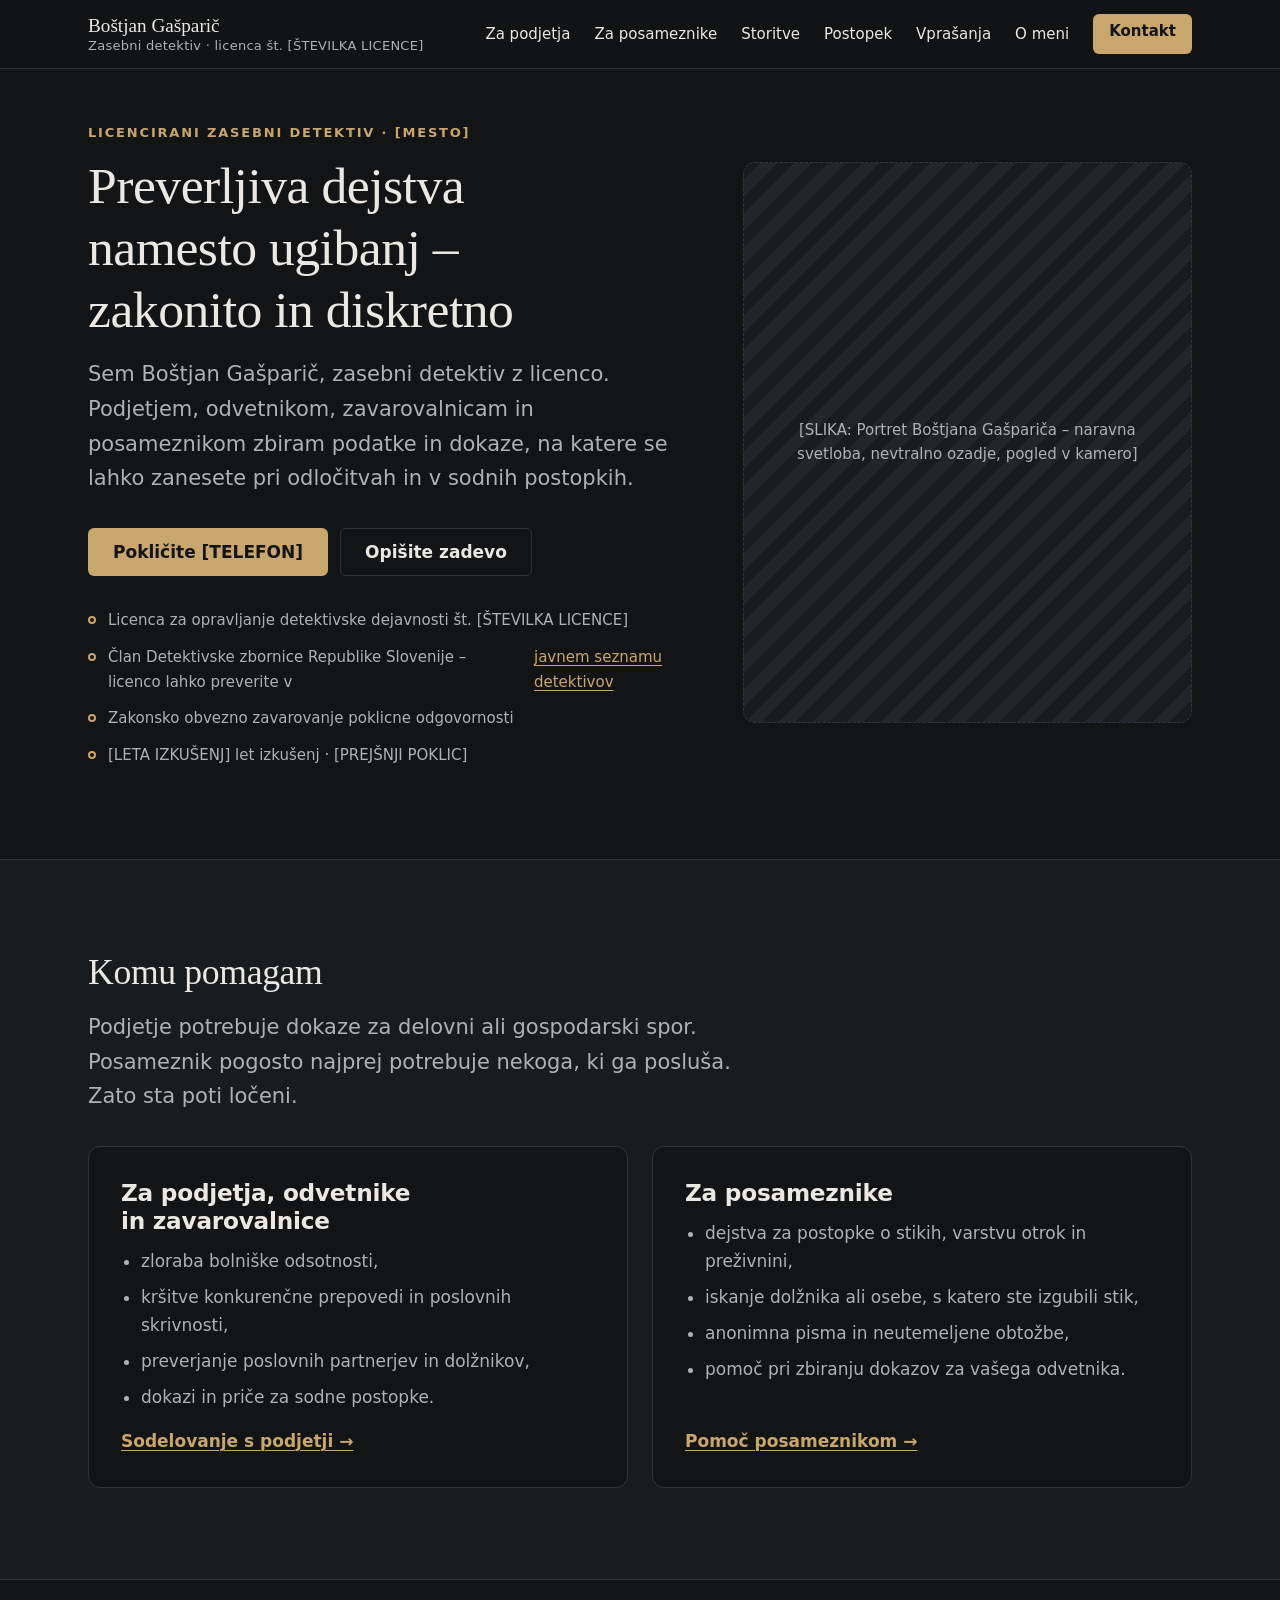
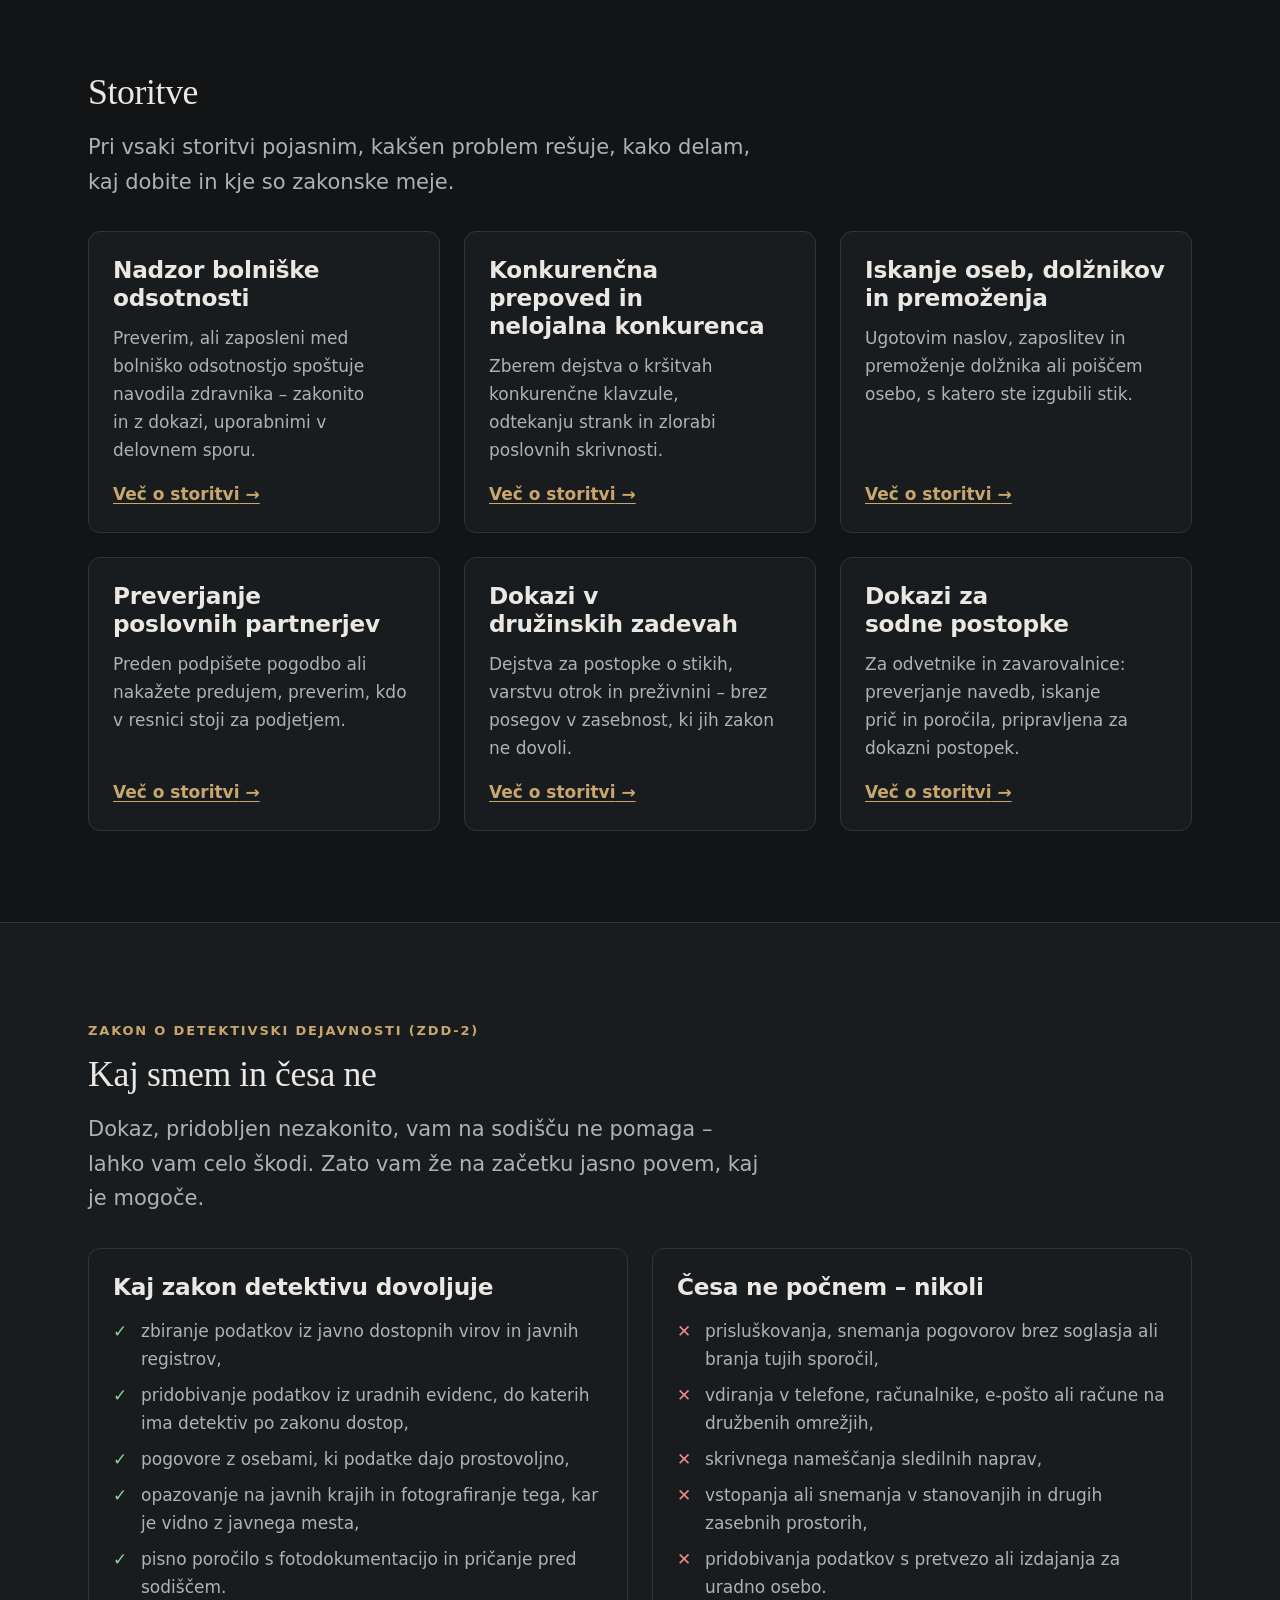
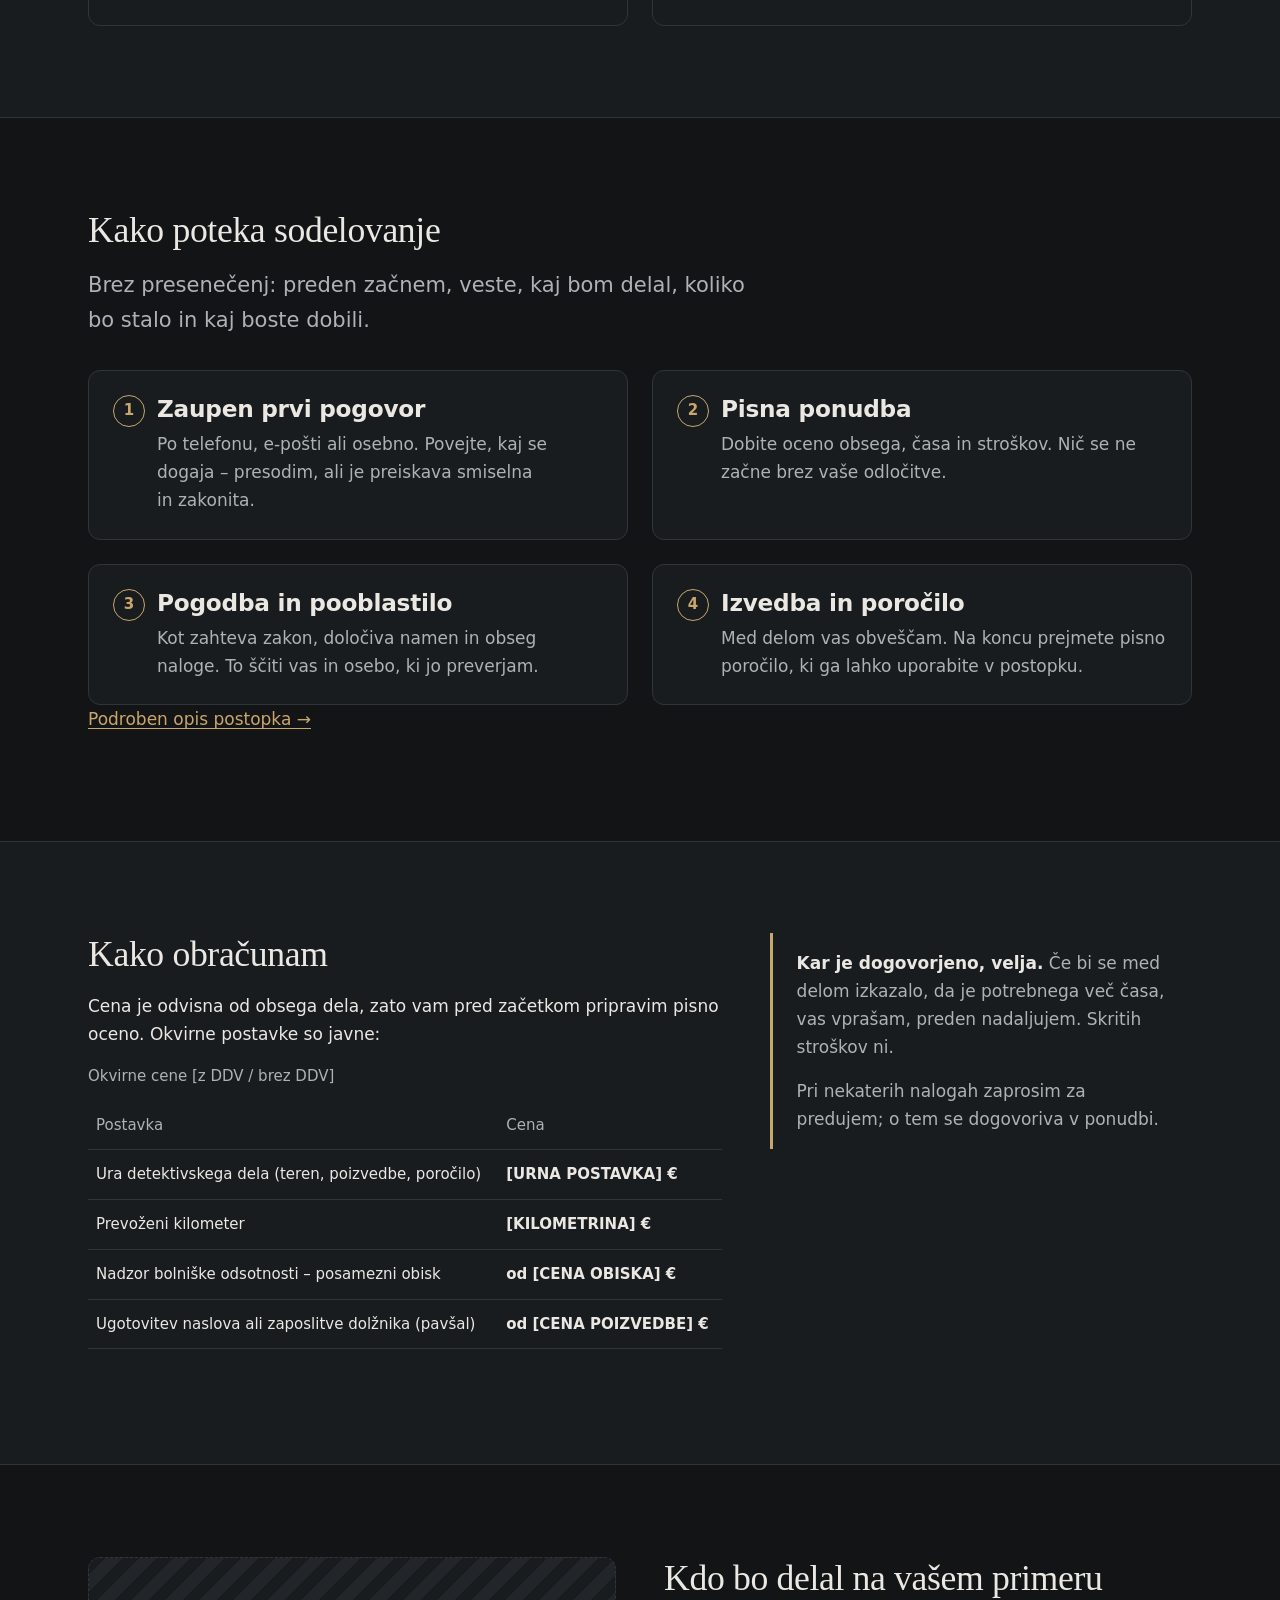
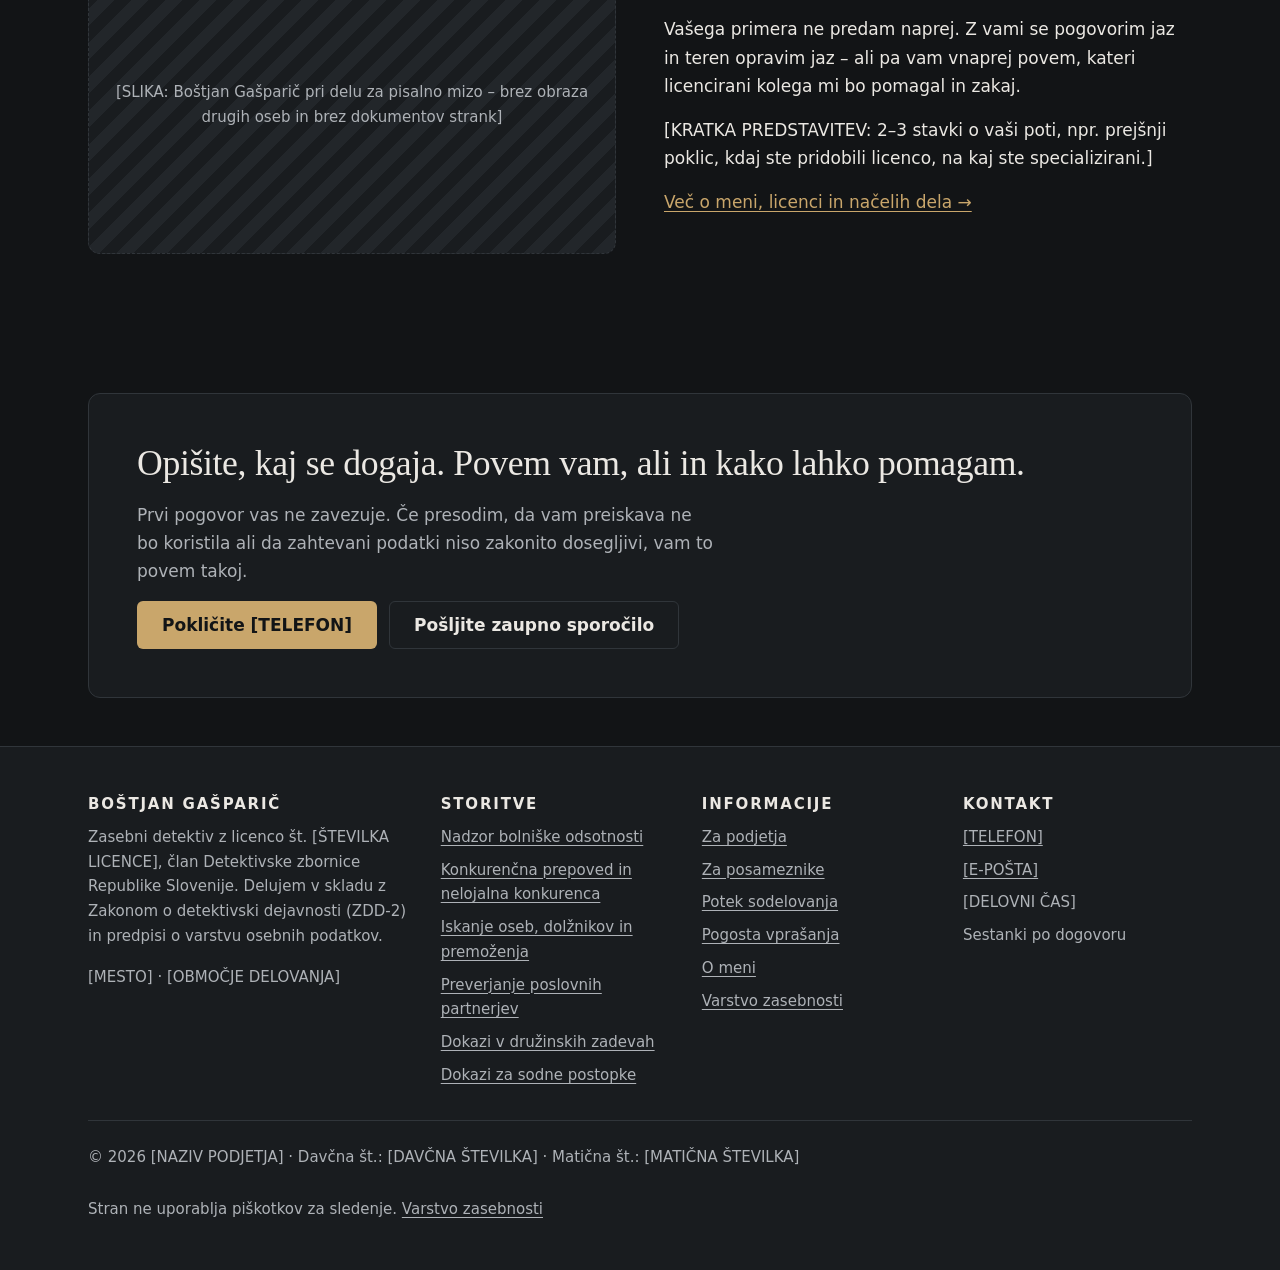
<file: index.html>
<!DOCTYPE html>
<html lang="sl">
<head>
<meta name="robots" content="noindex, nofollow">
<meta charset="utf-8">
<meta name="viewport" content="width=device-width, initial-scale=1">
<title>Zasebni detektiv z licenco | Boštjan Gašparič, [MESTO]</title>
<meta name="description" content="Licencirani zasebni detektiv Boštjan Gašparič: nadzor bolniške odsotnosti, konkurenčna prepoved, iskanje dolžnikov, dokazi za sodišče. Zakonito, diskretno, jasne cene.">
<meta name="robots" content="index, follow">
<link rel="canonical" href="https://[DOMENA]/">
<meta name="theme-color" content="#121416">
<!-- Open Graph -->
<meta property="og:type" content="website">
<meta property="og:locale" content="sl_SI">
<meta property="og:site_name" content="Boštjan Gašparič – zasebni detektiv">
<meta property="og:title" content="Zasebni detektiv z licenco | Boštjan Gašparič, [MESTO]">
<meta property="og:description" content="Licencirani zasebni detektiv Boštjan Gašparič: nadzor bolniške odsotnosti, konkurenčna prepoved, iskanje dolžnikov, dokazi za sodišče. Zakonito, diskretno, jasne cene.">
<meta property="og:url" content="https://[DOMENA]/">
<meta property="og:image" content="https://[DOMENA]/img/og-slika.jpg">
<meta name="twitter:card" content="summary_large_image">
<link rel="icon" href="img/favicon.svg" type="image/svg+xml">
<link rel="stylesheet" href="css/style.css">
<script>document.documentElement.classList.add('js');</script>
<script src="js/main.js" defer></script>
<script type="application/ld+json">
{
  "@context": "https://schema.org",
  "@type": [
    "ProfessionalService",
    "LocalBusiness"
  ],
  "@id": "https://[DOMENA]/#organizacija",
  "name": "Boštjan Gašparič – zasebni detektiv",
  "legalName": "[NAZIV PODJETJA]",
  "description": "Licencirani zasebni detektiv za podjetja, odvetnike, zavarovalnice in posameznike. Zakonito zbiranje dejstev in dokazov po Zakonu o detektivski dejavnosti (ZDD-2).",
  "url": "https://[DOMENA]/",
  "image": "https://[DOMENA]/img/og-slika.jpg",
  "telephone": "[TELEFON-MEDNARODNO]",
  "email": "[E-POŠTA]",
  "address": {
    "@type": "PostalAddress",
    "streetAddress": "[ULICA IN HIŠNA ŠTEVILKA]",
    "postalCode": "[POŠTNA ŠTEVILKA]",
    "addressLocality": "[MESTO]",
    "addressCountry": "SI"
  },
  "areaServed": "[OBMOČJE DELOVANJA]",
  "founder": {
    "@type": "Person",
    "name": "Boštjan Gašparič",
    "jobTitle": "Zasebni detektiv"
  },
  "openingHours": "[DELOVNI ČAS – format: Mo-Fr 08:00-17:00]",
  "knowsLanguage": [
    "sl",
    "[JEZIKI – oznake, npr. en, de]"
  ],
  "hasOfferCatalog": {
    "@type": "OfferCatalog",
    "name": "Detektivske storitve",
    "itemListElement": [
      {
        "@type": "Offer",
        "itemOffered": {
          "@type": "Service",
          "name": "Nadzor bolniške odsotnosti",
          "url": "https://[DOMENA]/storitve/bolniska-odsotnost.html"
        }
      },
      {
        "@type": "Offer",
        "itemOffered": {
          "@type": "Service",
          "name": "Konkurenčna prepoved in nelojalna konkurenca",
          "url": "https://[DOMENA]/storitve/nelojalna-konkurenca.html"
        }
      },
      {
        "@type": "Offer",
        "itemOffered": {
          "@type": "Service",
          "name": "Iskanje oseb, dolžnikov in premoženja",
          "url": "https://[DOMENA]/storitve/iskanje-oseb-in-premozenja.html"
        }
      },
      {
        "@type": "Offer",
        "itemOffered": {
          "@type": "Service",
          "name": "Preverjanje poslovnih partnerjev",
          "url": "https://[DOMENA]/storitve/preverjanje-poslovnih-partnerjev.html"
        }
      },
      {
        "@type": "Offer",
        "itemOffered": {
          "@type": "Service",
          "name": "Dokazi v družinskih zadevah",
          "url": "https://[DOMENA]/storitve/druzinske-zadeve.html"
        }
      },
      {
        "@type": "Offer",
        "itemOffered": {
          "@type": "Service",
          "name": "Dokazi za sodne postopke",
          "url": "https://[DOMENA]/storitve/dokazi-za-sodne-postopke.html"
        }
      }
    ]
  }
}
</script>
</head>
<body>
<a class="skip-link" href="#vsebina">Skoči na vsebino</a>

<!-- ===== SKUPNA GLAVA (enaka na vseh straneh) ===== -->
<header class="site-header">
  <div class="container site-header__inner">
    <a class="brand" href="index.html">
      <span class="brand__name">Boštjan Gašparič</span>
      <span class="brand__meta">Zasebni detektiv · licenca št. [ŠTEVILKA LICENCE]</span>
    </a>
    <button class="nav-toggle" type="button" aria-expanded="false" aria-controls="site-nav">
      <span class="nav-toggle__icon" aria-hidden="true"></span>
      <span class="nav-toggle__label">Meni</span>
    </button>
    <nav id="site-nav" class="site-nav" aria-label="Glavni meni">
      <ul>
        <li><a href="za-podjetja.html">Za podjetja</a></li>
        <li><a href="za-posameznike.html">Za posameznike</a></li>
        <li><a href="index.html#storitve">Storitve</a></li>
        <li><a href="postopek.html">Postopek</a></li>
        <li><a href="vprasanja.html">Vprašanja</a></li>
        <li><a href="o-meni.html">O meni</a></li>
        <li class="nav-cta"><a class="btn btn--primary" href="kontakt.html">Kontakt</a></li>
      </ul>
    </nav>
  </div>
</header>
<!-- ===== /SKUPNA GLAVA ===== -->

<main id="vsebina">

<!-- HERO – REŠUJE VRZEL #1 (obraz, ime, licenca, zbornica takoj na vrhu) -->
<section class="hero" aria-labelledby="naslov">
  <div class="container hero__grid">
    <div>
      <span class="eyebrow">Licencirani zasebni detektiv · [MESTO]</span>
      <h1 id="naslov">Preverljiva dejstva namesto ugibanj – zakonito in diskretno</h1>
      <p class="lead">Sem Boštjan Gašparič, zasebni detektiv z licenco. Podjetjem, odvetnikom, zavarovalnicam in posameznikom zbiram podatke in dokaze, na katere se lahko zanesete pri odločitvah in v sodnih postopkih.</p>
      <div class="btn-row">
        <a class="btn btn--primary" href="tel:[TELEFON-MEDNARODNO]">Pokličite [TELEFON]</a>
        <a class="btn btn--ghost" href="kontakt.html">Opišite zadevo</a>
      </div>
      <ul class="trust-list" aria-label="Zakaj mi lahko zaupate">
        <li>Licenca za opravljanje detektivske dejavnosti št. [ŠTEVILKA LICENCE]</li>
        <li>Član Detektivske zbornice Republike Slovenije – licenco lahko preverite v <a href="[POVEZAVA NA SEZNAM DETEKTIVOV ZBORNICE]" rel="noopener">javnem seznamu detektivov</a></li>
        <li>Zakonsko obvezno zavarovanje poklicne odgovornosti</li>
        <li>[LETA IZKUŠENJ] let izkušenj · [PREJŠNJI POKLIC]</li>
      </ul>
    </div>
    
<!-- ZAMENJAJ Z: <img src="img/bostjan-gasparic-portret.webp" alt="Portret Boštjana Gašpariča – naravna svetloba, nevtralno ozadje, pogled v kamero" width="800" height="1000" loading="lazy" decoding="async"> -->
<div class="img-placeholder img-placeholder--portrait" role="img" aria-label="Portret Boštjana Gašpariča – naravna svetloba, nevtralno ozadje, pogled v kamero">[SLIKA: Portret Boštjana Gašpariča – naravna svetloba, nevtralno ozadje, pogled v kamero]</div>
  </div>
</section>

<!-- LOČEN NAGOVOR – REŠUJE VRZEL #4 (podjetja in posamezniki imajo različne skrbi) -->
<section class="section section--alt" aria-labelledby="komu">
  <div class="container">
    <div class="section__head">
      <h2 id="komu">Komu pomagam</h2>
      <p>Podjetje potrebuje dokaze za delovni ali gospodarski spor. Posameznik pogosto najprej potrebuje nekoga, ki ga posluša. Zato sta poti ločeni.</p>
    </div>
    <div class="grid grid--2">
      <article class="card card--link card--audience">
        <h3>Za podjetja, odvetnike in zavarovalnice</h3>
        <ul>
          <li>zloraba bolniške odsotnosti,</li>
          <li>kršitve konkurenčne prepovedi in poslovnih skrivnosti,</li>
          <li>preverjanje poslovnih partnerjev in dolžnikov,</li>
          <li>dokazi in priče za sodne postopke.</li>
        </ul>
        <a class="card__link" href="za-podjetja.html">Sodelovanje s podjetji →</a>
      </article>
      <article class="card card--link card--audience">
        <h3>Za posameznike</h3>
        <ul>
          <li>dejstva za postopke o stikih, varstvu otrok in preživnini,</li>
          <li>iskanje dolžnika ali osebe, s katero ste izgubili stik,</li>
          <li>anonimna pisma in neutemeljene obtožbe,</li>
          <li>pomoč pri zbiranju dokazov za vašega odvetnika.</li>
        </ul>
        <a class="card__link" href="za-posameznike.html">Pomoč posameznikom →</a>
      </article>
    </div>
  </div>
</section>

<section class="section" id="storitve" aria-labelledby="storitve-naslov">
  <div class="container">
    <div class="section__head">
      <h2 id="storitve-naslov">Storitve</h2>
      <p>Pri vsaki storitvi pojasnim, kakšen problem rešuje, kako delam, kaj dobite in kje so zakonske meje.</p>
    </div>
    <div class="grid grid--3">
      <article class="card card--link">
        <h3>Nadzor bolniške odsotnosti</h3>
        <p>Preverim, ali zaposleni med bolniško odsotnostjo spoštuje navodila zdravnika – zakonito in z dokazi, uporabnimi v delovnem sporu.</p>
        <a class="card__link" href="storitve/bolniska-odsotnost.html">Več o storitvi<span class="visually-hidden">: Nadzor bolniške odsotnosti</span> →</a>
      </article>
      <article class="card card--link">
        <h3>Konkurenčna prepoved in nelojalna konkurenca</h3>
        <p>Zberem dejstva o kršitvah konkurenčne klavzule, odtekanju strank in zlorabi poslovnih skrivnosti.</p>
        <a class="card__link" href="storitve/nelojalna-konkurenca.html">Več o storitvi<span class="visually-hidden">: Konkurenčna prepoved in nelojalna konkurenca</span> →</a>
      </article>
      <article class="card card--link">
        <h3>Iskanje oseb, dolžnikov in premoženja</h3>
        <p>Ugotovim naslov, zaposlitev in premoženje dolžnika ali poiščem osebo, s katero ste izgubili stik.</p>
        <a class="card__link" href="storitve/iskanje-oseb-in-premozenja.html">Več o storitvi<span class="visually-hidden">: Iskanje oseb, dolžnikov in premoženja</span> →</a>
      </article>
      <article class="card card--link">
        <h3>Preverjanje poslovnih partnerjev</h3>
        <p>Preden podpišete pogodbo ali nakažete predujem, preverim, kdo v resnici stoji za podjetjem.</p>
        <a class="card__link" href="storitve/preverjanje-poslovnih-partnerjev.html">Več o storitvi<span class="visually-hidden">: Preverjanje poslovnih partnerjev</span> →</a>
      </article>
      <article class="card card--link">
        <h3>Dokazi v družinskih zadevah</h3>
        <p>Dejstva za postopke o stikih, varstvu otrok in preživnini – brez posegov v zasebnost, ki jih zakon ne dovoli.</p>
        <a class="card__link" href="storitve/druzinske-zadeve.html">Več o storitvi<span class="visually-hidden">: Dokazi v družinskih zadevah</span> →</a>
      </article>
      <article class="card card--link">
        <h3>Dokazi za sodne postopke</h3>
        <p>Za odvetnike in zavarovalnice: preverjanje navedb, iskanje prič in poročila, pripravljena za dokazni postopek.</p>
        <a class="card__link" href="storitve/dokazi-za-sodne-postopke.html">Več o storitvi<span class="visually-hidden">: Dokazi za sodne postopke</span> →</a>
      </article>
    </div>
  </div>
</section>

<!-- PRAVNE MEJE – REŠUJE VRZEL #3 (konkurenca ne pove, česa detektiv ne sme) -->
<section class="section section--alt" aria-labelledby="meje">
  <div class="container">
    <div class="section__head">
      <span class="eyebrow">Zakon o detektivski dejavnosti (ZDD-2)</span>
      <h2 id="meje">Kaj smem in česa ne</h2>
      <p>Dokaz, pridobljen nezakonito, vam na sodišču ne pomaga – lahko vam celo škodi. Zato vam že na začetku jasno povem, kaj je mogoče.</p>
    </div>

    <div class="legal-grid">
      <div class="legal-box legal-box--yes">
        <h3>Kaj zakon detektivu dovoljuje</h3>
        <ul>
          <li>zbiranje podatkov iz javno dostopnih virov in javnih registrov,</li>
          <li>pridobivanje podatkov iz uradnih evidenc, do katerih ima detektiv po zakonu dostop,</li>
          <li>pogovore z osebami, ki podatke dajo prostovoljno,</li>
          <li>opazovanje na javnih krajih in fotografiranje tega, kar je vidno z javnega mesta,</li>
          <li>pisno poročilo s fotodokumentacijo in pričanje pred sodiščem.</li>
        </ul>
      </div>
      <div class="legal-box legal-box--no">
        <h3>Česa ne počnem – nikoli</h3>
        <ul>
          <li>prisluškovanja, snemanja pogovorov brez soglasja ali branja tujih sporočil,</li>
          <li>vdiranja v telefone, računalnike, e-pošto ali račune na družbenih omrežjih,</li>
          <li>skrivnega nameščanja sledilnih naprav,</li>
          <li>vstopanja ali snemanja v stanovanjih in drugih zasebnih prostorih,</li>
          <li>pridobivanja podatkov s pretvezo ali izdajanja za uradno osebo.</li>
        </ul>
      </div>
    </div>
  </div>
</section>

<!-- POSTOPEK – REŠUJE VRZEL #5 (jasno, kaj se zgodi po prvem stiku) -->
<section class="section" aria-labelledby="postopek-naslov">
  <div class="container">
    <div class="section__head">
      <h2 id="postopek-naslov">Kako poteka sodelovanje</h2>
      <p>Brez presenečenj: preden začnem, veste, kaj bom delal, koliko bo stalo in kaj boste dobili.</p>
    </div>
    <ol class="steps steps--grid">
      <li><h3>Zaupen prvi pogovor</h3><p>Po telefonu, e-pošti ali osebno. Povejte, kaj se dogaja – presodim, ali je preiskava smiselna in zakonita.</p></li>
      <li><h3>Pisna ponudba</h3><p>Dobite oceno obsega, časa in stroškov. Nič se ne začne brez vaše odločitve.</p></li>
      <li><h3>Pogodba in pooblastilo</h3><p>Kot zahteva zakon, določiva namen in obseg naloge. To ščiti vas in osebo, ki jo preverjam.</p></li>
      <li><h3>Izvedba in poročilo</h3><p>Med delom vas obveščam. Na koncu prejmete pisno poročilo, ki ga lahko uporabite v postopku.</p></li>
    </ol>
    <p><a href="postopek.html">Podroben opis postopka →</a></p>
  </div>
</section>

<!-- CENE – REŠUJE VRZEL #2 (konkurenca cene skriva ali jih sploh nima) -->
<section class="section section--alt" aria-labelledby="cene">
  <div class="container split split--wide-left">
    <div>
      <h2 id="cene">Kako obračunam</h2>
      <p>Cena je odvisna od obsega dela, zato vam pred začetkom pripravim pisno oceno. Okvirne postavke so javne:</p>
      <table class="price-table">
        <caption>Okvirne cene [z DDV / brez DDV]</caption>
        <thead><tr><th scope="col">Postavka</th><th scope="col">Cena</th></tr></thead>
        <tbody>
          <tr><td>Ura detektivskega dela (teren, poizvedbe, poročilo)</td><td>[URNA POSTAVKA] €</td></tr>
          <tr><td>Prevoženi kilometer</td><td>[KILOMETRINA] €</td></tr>
          <tr><td>Nadzor bolniške odsotnosti – posamezni obisk</td><td>od [CENA OBISKA] €</td></tr>
          <tr><td>Ugotovitev naslova ali zaposlitve dolžnika (pavšal)</td><td>od [CENA POIZVEDBE] €</td></tr>
        </tbody>
      </table>
    </div>
    <div class="note">
      <p><strong>Kar je dogovorjeno, velja.</strong> Če bi se med delom izkazalo, da je potrebnega več časa, vas vprašam, preden nadaljujem. Skritih stroškov ni.</p>
      <p>Pri nekaterih nalogah zaprosim za predujem; o tem se dogovoriva v ponudbi.</p>
    </div>
  </div>
</section>

<section class="section" aria-labelledby="o-meni-naslov">
  <div class="container split">
    
<!-- ZAMENJAJ Z: <img src="img/bostjan-gasparic-pisarna.webp" alt="Boštjan Gašparič pri delu za pisalno mizo – brez obraza drugih oseb in brez dokumentov strank" width="800" height="1000" loading="lazy" decoding="async"> -->
<div class="img-placeholder img-placeholder--wide" role="img" aria-label="Boštjan Gašparič pri delu za pisalno mizo – brez obraza drugih oseb in brez dokumentov strank">[SLIKA: Boštjan Gašparič pri delu za pisalno mizo – brez obraza drugih oseb in brez dokumentov strank]</div>
    <div>
      <h2 id="o-meni-naslov">Kdo bo delal na vašem primeru</h2>
      <p>Vašega primera ne predam naprej. Z vami se pogovorim jaz in teren opravim jaz – ali pa vam vnaprej povem, kateri licencirani kolega mi bo pomagal in zakaj.</p>
      <p>[KRATKA PREDSTAVITEV: 2–3 stavki o vaši poti, npr. prejšnji poklic, kdaj ste pridobili licenco, na kaj ste specializirani.]</p>
      <p><a href="o-meni.html">Več o meni, licenci in načelih dela →</a></p>
    </div>
  </div>
</section>

<!-- Ponovljen poziv k dejanju: diskreten kontakt (REŠUJE VRZEL #5) -->
<section class="section section--tight cta-band" aria-labelledby="cta-naslov">
  <div class="container">
    <div class="cta-band__inner">
      <h2 id="cta-naslov">Opišite, kaj se dogaja. Povem vam, ali in kako lahko pomagam.</h2>
      <p>Prvi pogovor vas ne zavezuje. Če presodim, da vam preiskava ne bo koristila ali da zahtevani podatki niso zakonito dosegljivi, vam to povem takoj.</p>
      <div class="btn-row">
        <a class="btn btn--primary" href="tel:[TELEFON-MEDNARODNO]">Pokličite [TELEFON]</a>
        <a class="btn btn--ghost" href="kontakt.html">Pošljite zaupno sporočilo</a>
      </div>
    </div>
  </div>
</section>
</main>

<!-- ===== SKUPNA NOGA (enaka na vseh straneh) ===== -->
<footer class="site-footer">
  <div class="container">
    <div class="footer-grid">
      <div>
        <h2>Boštjan Gašparič</h2>
        <p>Zasebni detektiv z licenco št. [ŠTEVILKA LICENCE], član Detektivske zbornice Republike Slovenije. Delujem v skladu z Zakonom o detektivski dejavnosti (ZDD-2) in predpisi o varstvu osebnih podatkov.</p>
        <p>[MESTO] · [OBMOČJE DELOVANJA]</p>
      </div>
      <nav aria-label="Storitve">
        <h2>Storitve</h2>
        <ul>
          <li><a href="storitve/bolniska-odsotnost.html">Nadzor bolniške odsotnosti</a></li>
          <li><a href="storitve/nelojalna-konkurenca.html">Konkurenčna prepoved in nelojalna konkurenca</a></li>
          <li><a href="storitve/iskanje-oseb-in-premozenja.html">Iskanje oseb, dolžnikov in premoženja</a></li>
          <li><a href="storitve/preverjanje-poslovnih-partnerjev.html">Preverjanje poslovnih partnerjev</a></li>
          <li><a href="storitve/druzinske-zadeve.html">Dokazi v družinskih zadevah</a></li>
          <li><a href="storitve/dokazi-za-sodne-postopke.html">Dokazi za sodne postopke</a></li>
        </ul>
      </nav>
      <nav aria-label="Informacije">
        <h2>Informacije</h2>
        <ul>
          <li><a href="za-podjetja.html">Za podjetja</a></li>
          <li><a href="za-posameznike.html">Za posameznike</a></li>
          <li><a href="postopek.html">Potek sodelovanja</a></li>
          <li><a href="vprasanja.html">Pogosta vprašanja</a></li>
          <li><a href="o-meni.html">O meni</a></li>
          <li><a href="zasebnost.html">Varstvo zasebnosti</a></li>
        </ul>
      </nav>
      <div>
        <h2>Kontakt</h2>
        <ul>
          <li><a href="tel:[TELEFON-MEDNARODNO]">[TELEFON]</a></li>
          <li><a href="mailto:[E-POŠTA]">[E-POŠTA]</a></li>
          <li>[DELOVNI ČAS]</li>
          <li>Sestanki po dogovoru</li>
        </ul>
      </div>
    </div>
    <div class="footer-bottom">
      <p>© <span data-year>2026</span> [NAZIV PODJETJA] · Davčna št.: [DAVČNA ŠTEVILKA] · Matična št.: [MATIČNA ŠTEVILKA]</p>
      <p>Stran ne uporablja piškotkov za sledenje. <a href="zasebnost.html">Varstvo zasebnosti</a></p>
    </div>
  </div>
</footer>

<!-- Gumb za klic – vedno viden na telefonu (na računalniku skrit) -->
<div class="call-bar" role="region" aria-label="Hitri kontakt">
  <a class="call-bar__call" href="tel:[TELEFON-MEDNARODNO]"><svg viewBox="0 0 24 24" aria-hidden="true" fill="none" stroke="currentColor" stroke-width="2"><path d="M22 16.9v3a2 2 0 0 1-2.2 2 19.8 19.8 0 0 1-8.6-3.1 19.5 19.5 0 0 1-6-6A19.8 19.8 0 0 1 2.1 4.2 2 2 0 0 1 4.1 2h3a2 2 0 0 1 2 1.7c.1.9.4 1.8.7 2.7a2 2 0 0 1-.5 2.1L8 9.8a16 16 0 0 0 6 6l1.3-1.3a2 2 0 0 1 2.1-.4c.9.3 1.8.6 2.7.7a2 2 0 0 1 1.7 2z"/></svg><span>Pokliči</span></a>
  <a class="call-bar__write" href="kontakt.html"><svg viewBox="0 0 24 24" aria-hidden="true" fill="none" stroke="currentColor" stroke-width="2"><rect x="2" y="4" width="20" height="16" rx="2"/><path d="m22 6-10 7L2 6"/></svg><span>Pišite</span></a>
</div>
<!-- ===== /SKUPNA NOGA ===== -->
</body>
</html>
</file>
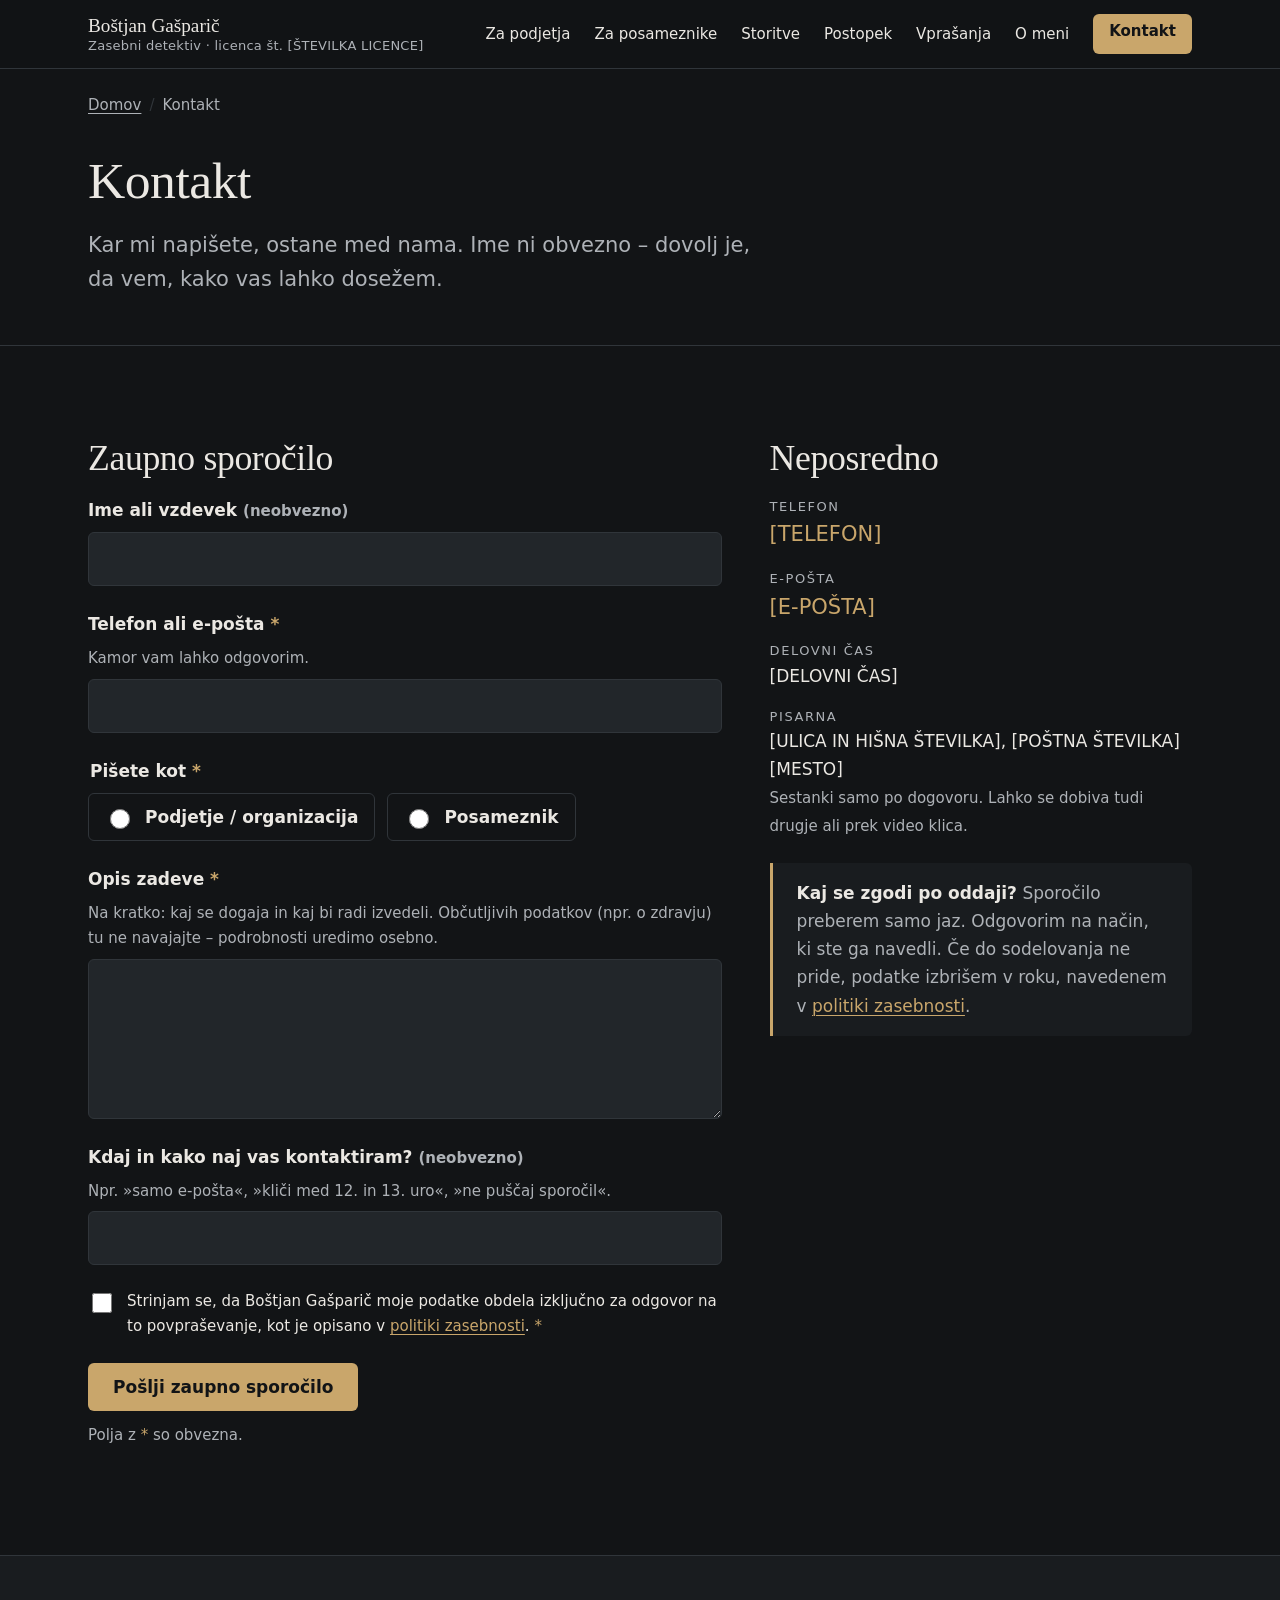
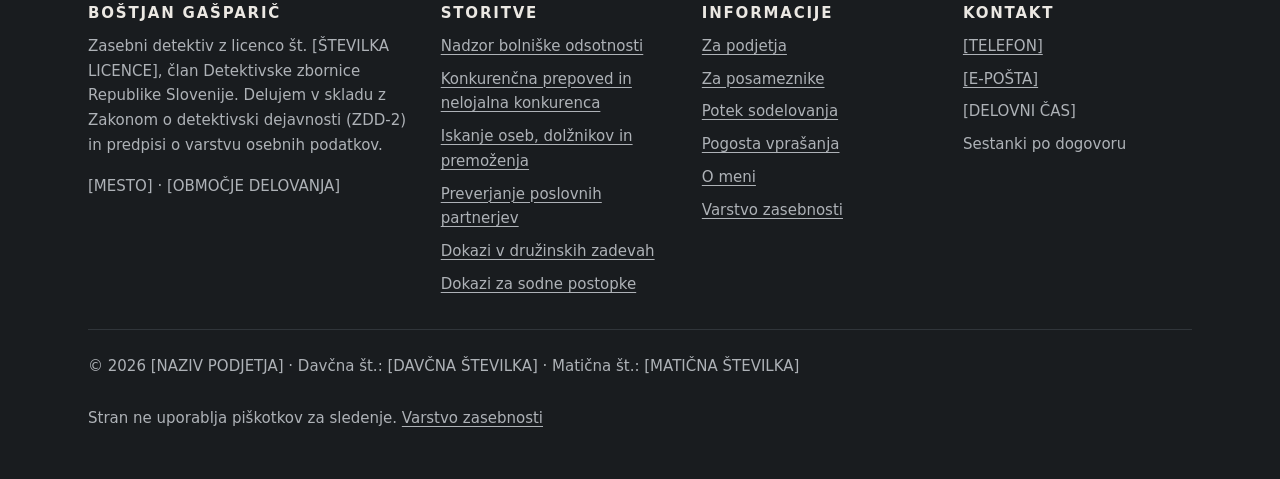
<file: kontakt.html>
<!DOCTYPE html>
<html lang="sl">
<head>
<meta charset="utf-8">
<meta name="viewport" content="width=device-width, initial-scale=1">
<title>Kontakt – zaupno sporočilo detektivu | Boštjan Gašparič</title>
<meta name="description" content="Diskretno kontaktirajte zasebnega detektiva Boštjana Gašpariča. Ime ni obvezno, sami določite način odziva. Telefon [TELEFON].">
<meta name="robots" content="index, follow">
<link rel="canonical" href="https://[DOMENA]/kontakt.html">
<meta name="theme-color" content="#121416">
<!-- Open Graph -->
<meta property="og:type" content="website">
<meta property="og:locale" content="sl_SI">
<meta property="og:site_name" content="Boštjan Gašparič – zasebni detektiv">
<meta property="og:title" content="Kontakt – zaupno sporočilo detektivu | Boštjan Gašparič">
<meta property="og:description" content="Diskretno kontaktirajte zasebnega detektiva Boštjana Gašpariča. Ime ni obvezno, sami določite način odziva. Telefon [TELEFON].">
<meta property="og:url" content="https://[DOMENA]/kontakt.html">
<meta property="og:image" content="https://[DOMENA]/img/og-slika.jpg">
<meta name="twitter:card" content="summary_large_image">
<link rel="icon" href="img/favicon.svg" type="image/svg+xml">
<link rel="stylesheet" href="css/style.css">
<script>document.documentElement.classList.add('js');</script>
<script src="js/main.js" defer></script>
<script type="application/ld+json">
{
  "@context": "https://schema.org",
  "@type": [
    "ProfessionalService",
    "LocalBusiness"
  ],
  "@id": "https://[DOMENA]/#organizacija",
  "name": "Boštjan Gašparič – zasebni detektiv",
  "legalName": "[NAZIV PODJETJA]",
  "description": "Licencirani zasebni detektiv za podjetja, odvetnike, zavarovalnice in posameznike. Zakonito zbiranje dejstev in dokazov po Zakonu o detektivski dejavnosti (ZDD-2).",
  "url": "https://[DOMENA]/",
  "image": "https://[DOMENA]/img/og-slika.jpg",
  "telephone": "[TELEFON-MEDNARODNO]",
  "email": "[E-POŠTA]",
  "address": {
    "@type": "PostalAddress",
    "streetAddress": "[ULICA IN HIŠNA ŠTEVILKA]",
    "postalCode": "[POŠTNA ŠTEVILKA]",
    "addressLocality": "[MESTO]",
    "addressCountry": "SI"
  },
  "areaServed": "[OBMOČJE DELOVANJA]",
  "founder": {
    "@type": "Person",
    "name": "Boštjan Gašparič",
    "jobTitle": "Zasebni detektiv"
  },
  "openingHours": "[DELOVNI ČAS – format: Mo-Fr 08:00-17:00]",
  "knowsLanguage": [
    "sl",
    "[JEZIKI – oznake, npr. en, de]"
  ],
  "hasOfferCatalog": {
    "@type": "OfferCatalog",
    "name": "Detektivske storitve",
    "itemListElement": [
      {
        "@type": "Offer",
        "itemOffered": {
          "@type": "Service",
          "name": "Nadzor bolniške odsotnosti",
          "url": "https://[DOMENA]/storitve/bolniska-odsotnost.html"
        }
      },
      {
        "@type": "Offer",
        "itemOffered": {
          "@type": "Service",
          "name": "Konkurenčna prepoved in nelojalna konkurenca",
          "url": "https://[DOMENA]/storitve/nelojalna-konkurenca.html"
        }
      },
      {
        "@type": "Offer",
        "itemOffered": {
          "@type": "Service",
          "name": "Iskanje oseb, dolžnikov in premoženja",
          "url": "https://[DOMENA]/storitve/iskanje-oseb-in-premozenja.html"
        }
      },
      {
        "@type": "Offer",
        "itemOffered": {
          "@type": "Service",
          "name": "Preverjanje poslovnih partnerjev",
          "url": "https://[DOMENA]/storitve/preverjanje-poslovnih-partnerjev.html"
        }
      },
      {
        "@type": "Offer",
        "itemOffered": {
          "@type": "Service",
          "name": "Dokazi v družinskih zadevah",
          "url": "https://[DOMENA]/storitve/druzinske-zadeve.html"
        }
      },
      {
        "@type": "Offer",
        "itemOffered": {
          "@type": "Service",
          "name": "Dokazi za sodne postopke",
          "url": "https://[DOMENA]/storitve/dokazi-za-sodne-postopke.html"
        }
      }
    ]
  }
}
</script>
<script type="application/ld+json">
{
  "@context": "https://schema.org",
  "@type": "BreadcrumbList",
  "itemListElement": [
    {
      "@type": "ListItem",
      "position": 1,
      "name": "Domov",
      "item": "https://[DOMENA]/"
    },
    {
      "@type": "ListItem",
      "position": 2,
      "name": "Kontakt",
      "item": "https://[DOMENA]/kontakt.html"
    }
  ]
}
</script>
</head>
<body>
<a class="skip-link" href="#vsebina">Skoči na vsebino</a>

<!-- ===== SKUPNA GLAVA (enaka na vseh straneh) ===== -->
<header class="site-header">
  <div class="container site-header__inner">
    <a class="brand" href="index.html">
      <span class="brand__name">Boštjan Gašparič</span>
      <span class="brand__meta">Zasebni detektiv · licenca št. [ŠTEVILKA LICENCE]</span>
    </a>
    <button class="nav-toggle" type="button" aria-expanded="false" aria-controls="site-nav">
      <span class="nav-toggle__icon" aria-hidden="true"></span>
      <span class="nav-toggle__label">Meni</span>
    </button>
    <nav id="site-nav" class="site-nav" aria-label="Glavni meni">
      <ul>
        <li><a href="za-podjetja.html">Za podjetja</a></li>
        <li><a href="za-posameznike.html">Za posameznike</a></li>
        <li><a href="index.html#storitve">Storitve</a></li>
        <li><a href="postopek.html">Postopek</a></li>
        <li><a href="vprasanja.html">Vprašanja</a></li>
        <li><a href="o-meni.html">O meni</a></li>
        <li class="nav-cta"><a class="btn btn--primary" href="kontakt.html" aria-current="page">Kontakt</a></li>
      </ul>
    </nav>
  </div>
</header>
<!-- ===== /SKUPNA GLAVA ===== -->

<main id="vsebina">

<nav class="breadcrumb container" aria-label="Drobtine"><ol><li><a href="index.html">Domov</a></li><li aria-current="page">Kontakt</li></ol></nav>

<!-- REŠUJE VRZEL #5 – diskreten kontakt: neobvezno ime, izbira načina odziva, GDPR soglasje -->
<header class="page-head">
  <div class="container">
    <h1>Kontakt</h1>
    <p class="lead">Kar mi napišete, ostane med nama. Ime ni obvezno – dovolj je, da vem, kako vas lahko dosežem.</p>
  </div>
</header>

<section class="section">
  <div class="container split split--wide-left">
    <div>
      <h2>Zaupno sporočilo</h2>

      <div id="obrazec-uspeh" class="alert alert--success" role="status" hidden>
        <strong>Hvala, sporočilo sem prejel.</strong> Odgovorim v [ČAS ODZIVA] na način, ki ste ga navedli.
      </div>
      <div id="obrazec-napaka" class="alert alert--error" role="alert" hidden>
        Sporočila ni bilo mogoče poslati. Poskusite znova ali me pokličite na <a href="tel:[TELEFON-MEDNARODNO]">[TELEFON]</a>.
      </div>

      <!--
        POŠILJANJE OBRAZCA – izberite eno možnost (podrobneje v README.md):
        A) PHP na vašem gostovanju:   action="php/poslji.php"   (privzeto)
        B) Formspree (brez PHP):      action="https://formspree.io/f/[FORMSPREE-ID]"
        main.js samodejno zazna, katera možnost je nastavljena.
      -->
      <form id="kontaktni-obrazec" class="form" action="php/poslji.php" method="post" novalidate>
        <div class="field">
          <label for="ime">Ime ali vzdevek <span class="muted small">(neobvezno)</span></label>
          <input id="ime" name="ime" type="text" autocomplete="name" maxlength="100">
        </div>

        <div class="field">
          <label for="kontakt">Telefon ali e-pošta <span class="req" aria-hidden="true">*</span></label>
          <p id="kontakt-namig" class="hint">Kamor vam lahko odgovorim.</p>
          <input id="kontakt" name="kontakt" type="text" autocomplete="email" required maxlength="150" aria-describedby="kontakt-namig kontakt-napaka">
          <p id="kontakt-napaka" class="error-msg" aria-live="polite"></p>
        </div>

        <div class="field">
          <fieldset id="tip-skupina" aria-describedby="tip-napaka">
            <legend>Pišete kot <span class="req" aria-hidden="true">*</span></legend>
            <div class="choice-row">
              <label class="choice"><input type="radio" name="tip" value="podjetje" required> Podjetje / organizacija</label>
              <label class="choice"><input type="radio" name="tip" value="posameznik"> Posameznik</label>
            </div>
          </fieldset>
          <p id="tip-napaka" class="error-msg" aria-live="polite"></p>
        </div>

        <div class="field">
          <label for="opis">Opis zadeve <span class="req" aria-hidden="true">*</span></label>
          <p id="opis-namig" class="hint">Na kratko: kaj se dogaja in kaj bi radi izvedeli. Občutljivih podatkov (npr. o zdravju) tu ne navajajte – podrobnosti uredimo osebno.</p>
          <textarea id="opis" name="opis" required maxlength="4000" aria-describedby="opis-namig opis-napaka"></textarea>
          <p id="opis-napaka" class="error-msg" aria-live="polite"></p>
        </div>

        <div class="field">
          <label for="odziv">Kdaj in kako naj vas kontaktiram? <span class="muted small">(neobvezno)</span></label>
          <p id="odziv-namig" class="hint">Npr. »samo e-pošta«, »kliči med 12. in 13. uro«, »ne puščaj sporočil«.</p>
          <input id="odziv" name="odziv" type="text" maxlength="200" aria-describedby="odziv-namig">
        </div>

        <!-- Honeypot proti spamu: ljudje polja ne vidijo, roboti ga izpolnijo -->
        <div class="hp-field" aria-hidden="true">
          <label for="spletna_stran">Spletna stran (pustite prazno)</label>
          <input id="spletna_stran" name="spletna_stran" type="text" tabindex="-1" autocomplete="off">
        </div>
        <input type="hidden" name="cas_zacetka" value="">

        <div class="field">
          <label class="consent">
            <input id="soglasje" name="soglasje" type="checkbox" value="da" required aria-describedby="soglasje-napaka">
            <span>Strinjam se, da Boštjan Gašparič moje podatke obdela izključno za odgovor na to povpraševanje, kot je opisano v <a href="zasebnost.html">politiki zasebnosti</a>. <span class="req" aria-hidden="true">*</span></span>
          </label>
          <p id="soglasje-napaka" class="error-msg" aria-live="polite"></p>
        </div>

        <div>
          <button class="btn btn--primary" type="submit">Pošlji zaupno sporočilo</button>
          <p class="hint small muted form-footnote">Polja z <span class="req">*</span> so obvezna.</p>
        </div>
      </form>
    </div>

    <aside aria-labelledby="neposredno">
      <h2 id="neposredno">Neposredno</h2>
      <ul class="contact-list">
        <li><span class="label">Telefon</span><a href="tel:[TELEFON-MEDNARODNO]">[TELEFON]</a></li>
        <li><span class="label">E-pošta</span><a href="mailto:[E-POŠTA]">[E-POŠTA]</a></li>
        <li><span class="label">Delovni čas</span>[DELOVNI ČAS]</li>
        <li><span class="label">Pisarna</span>[ULICA IN HIŠNA ŠTEVILKA], [POŠTNA ŠTEVILKA] [MESTO]<br><span class="small muted">Sestanki samo po dogovoru. Lahko se dobiva tudi drugje ali prek video klica.</span></li>
      </ul>
      <div class="note">
        <p><strong>Kaj se zgodi po oddaji?</strong> Sporočilo preberem samo jaz. Odgovorim na način, ki ste ga navedli. Če do sodelovanja ne pride, podatke izbrišem v roku, navedenem v <a href="zasebnost.html">politiki zasebnosti</a>.</p>
      </div>
    </aside>
  </div>
</section>
</main>

<!-- ===== SKUPNA NOGA (enaka na vseh straneh) ===== -->
<footer class="site-footer">
  <div class="container">
    <div class="footer-grid">
      <div>
        <h2>Boštjan Gašparič</h2>
        <p>Zasebni detektiv z licenco št. [ŠTEVILKA LICENCE], član Detektivske zbornice Republike Slovenije. Delujem v skladu z Zakonom o detektivski dejavnosti (ZDD-2) in predpisi o varstvu osebnih podatkov.</p>
        <p>[MESTO] · [OBMOČJE DELOVANJA]</p>
      </div>
      <nav aria-label="Storitve">
        <h2>Storitve</h2>
        <ul>
          <li><a href="storitve/bolniska-odsotnost.html">Nadzor bolniške odsotnosti</a></li>
          <li><a href="storitve/nelojalna-konkurenca.html">Konkurenčna prepoved in nelojalna konkurenca</a></li>
          <li><a href="storitve/iskanje-oseb-in-premozenja.html">Iskanje oseb, dolžnikov in premoženja</a></li>
          <li><a href="storitve/preverjanje-poslovnih-partnerjev.html">Preverjanje poslovnih partnerjev</a></li>
          <li><a href="storitve/druzinske-zadeve.html">Dokazi v družinskih zadevah</a></li>
          <li><a href="storitve/dokazi-za-sodne-postopke.html">Dokazi za sodne postopke</a></li>
        </ul>
      </nav>
      <nav aria-label="Informacije">
        <h2>Informacije</h2>
        <ul>
          <li><a href="za-podjetja.html">Za podjetja</a></li>
          <li><a href="za-posameznike.html">Za posameznike</a></li>
          <li><a href="postopek.html">Potek sodelovanja</a></li>
          <li><a href="vprasanja.html">Pogosta vprašanja</a></li>
          <li><a href="o-meni.html">O meni</a></li>
          <li><a href="zasebnost.html">Varstvo zasebnosti</a></li>
        </ul>
      </nav>
      <div>
        <h2>Kontakt</h2>
        <ul>
          <li><a href="tel:[TELEFON-MEDNARODNO]">[TELEFON]</a></li>
          <li><a href="mailto:[E-POŠTA]">[E-POŠTA]</a></li>
          <li>[DELOVNI ČAS]</li>
          <li>Sestanki po dogovoru</li>
        </ul>
      </div>
    </div>
    <div class="footer-bottom">
      <p>© <span data-year>2026</span> [NAZIV PODJETJA] · Davčna št.: [DAVČNA ŠTEVILKA] · Matična št.: [MATIČNA ŠTEVILKA]</p>
      <p>Stran ne uporablja piškotkov za sledenje. <a href="zasebnost.html">Varstvo zasebnosti</a></p>
    </div>
  </div>
</footer>

<!-- Gumb za klic – vedno viden na telefonu (na računalniku skrit) -->
<div class="call-bar" role="region" aria-label="Hitri kontakt">
  <a class="call-bar__call" href="tel:[TELEFON-MEDNARODNO]"><svg viewBox="0 0 24 24" aria-hidden="true" fill="none" stroke="currentColor" stroke-width="2"><path d="M22 16.9v3a2 2 0 0 1-2.2 2 19.8 19.8 0 0 1-8.6-3.1 19.5 19.5 0 0 1-6-6A19.8 19.8 0 0 1 2.1 4.2 2 2 0 0 1 4.1 2h3a2 2 0 0 1 2 1.7c.1.9.4 1.8.7 2.7a2 2 0 0 1-.5 2.1L8 9.8a16 16 0 0 0 6 6l1.3-1.3a2 2 0 0 1 2.1-.4c.9.3 1.8.6 2.7.7a2 2 0 0 1 1.7 2z"/></svg><span>Pokliči</span></a>
  <a class="call-bar__write" href="kontakt.html"><svg viewBox="0 0 24 24" aria-hidden="true" fill="none" stroke="currentColor" stroke-width="2"><rect x="2" y="4" width="20" height="16" rx="2"/><path d="m22 6-10 7L2 6"/></svg><span>Pišite</span></a>
</div>
<!-- ===== /SKUPNA NOGA ===== -->
</body>
</html>
</file>
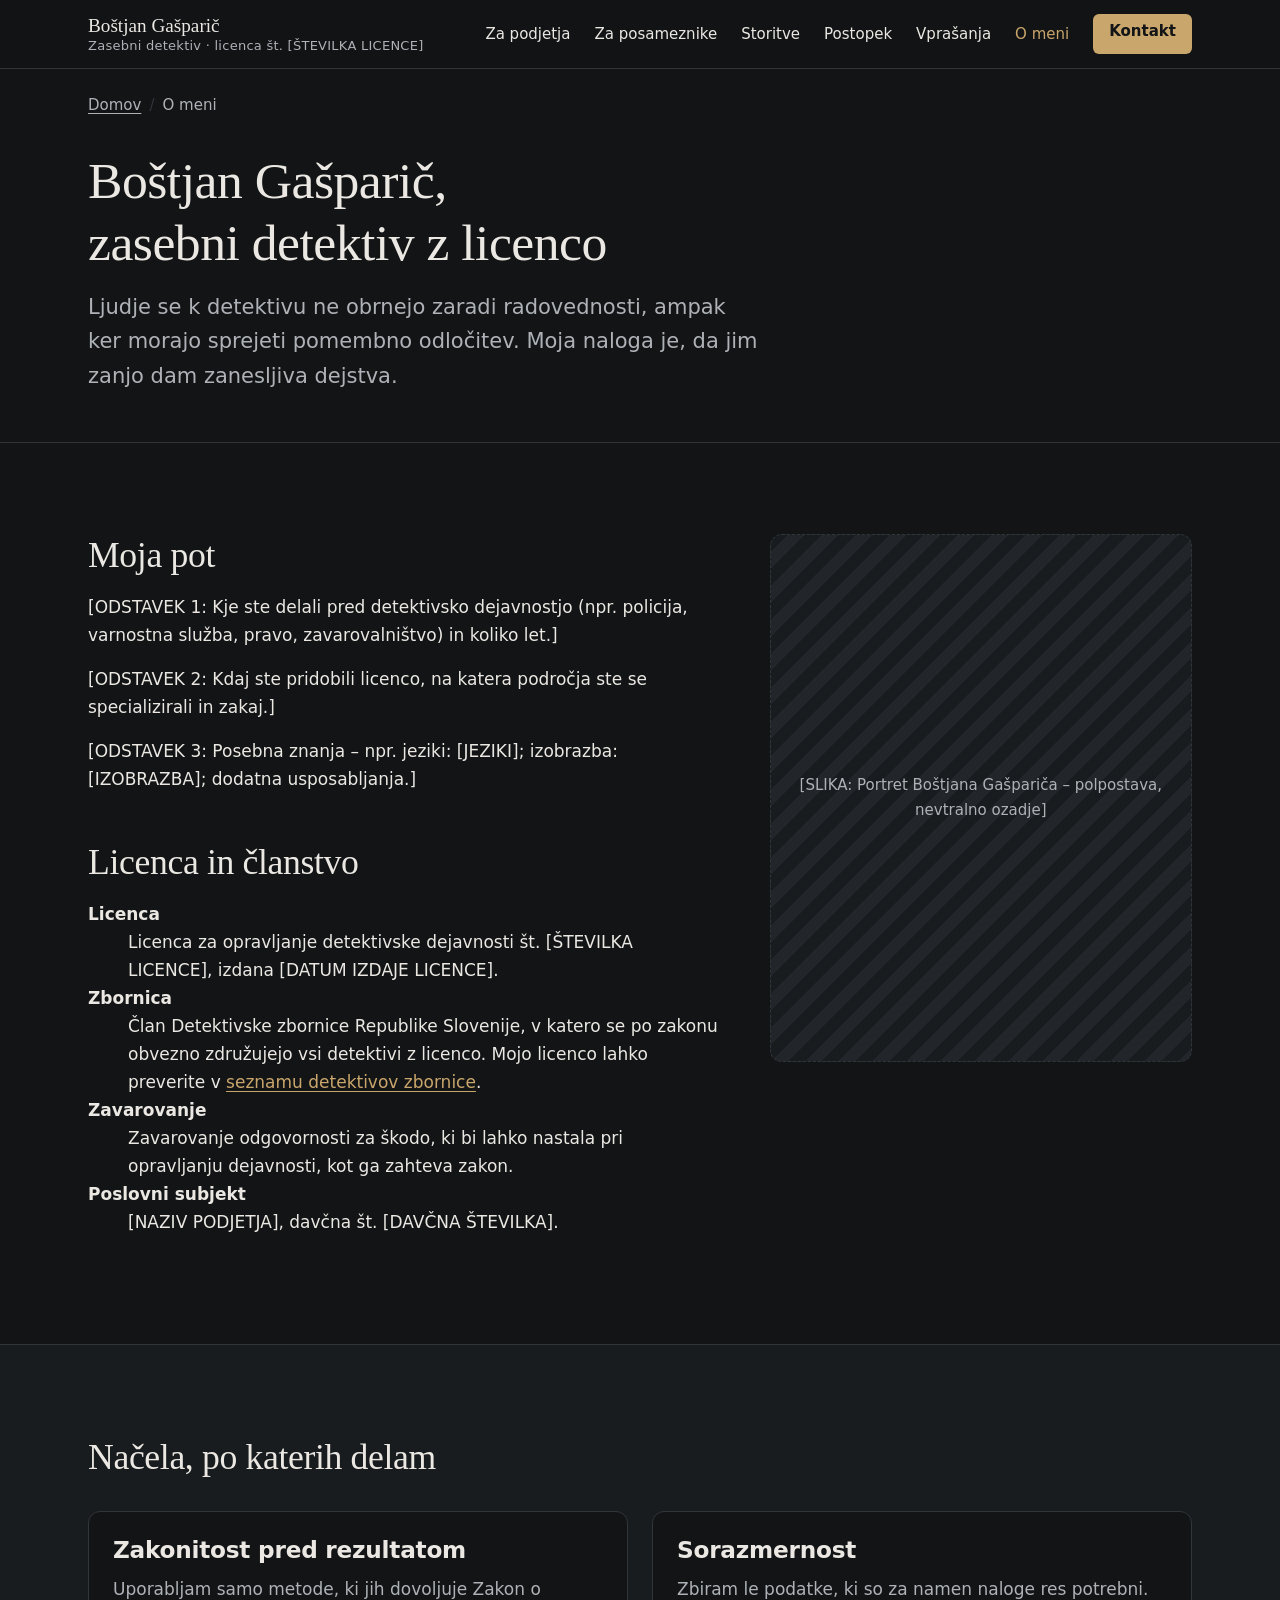
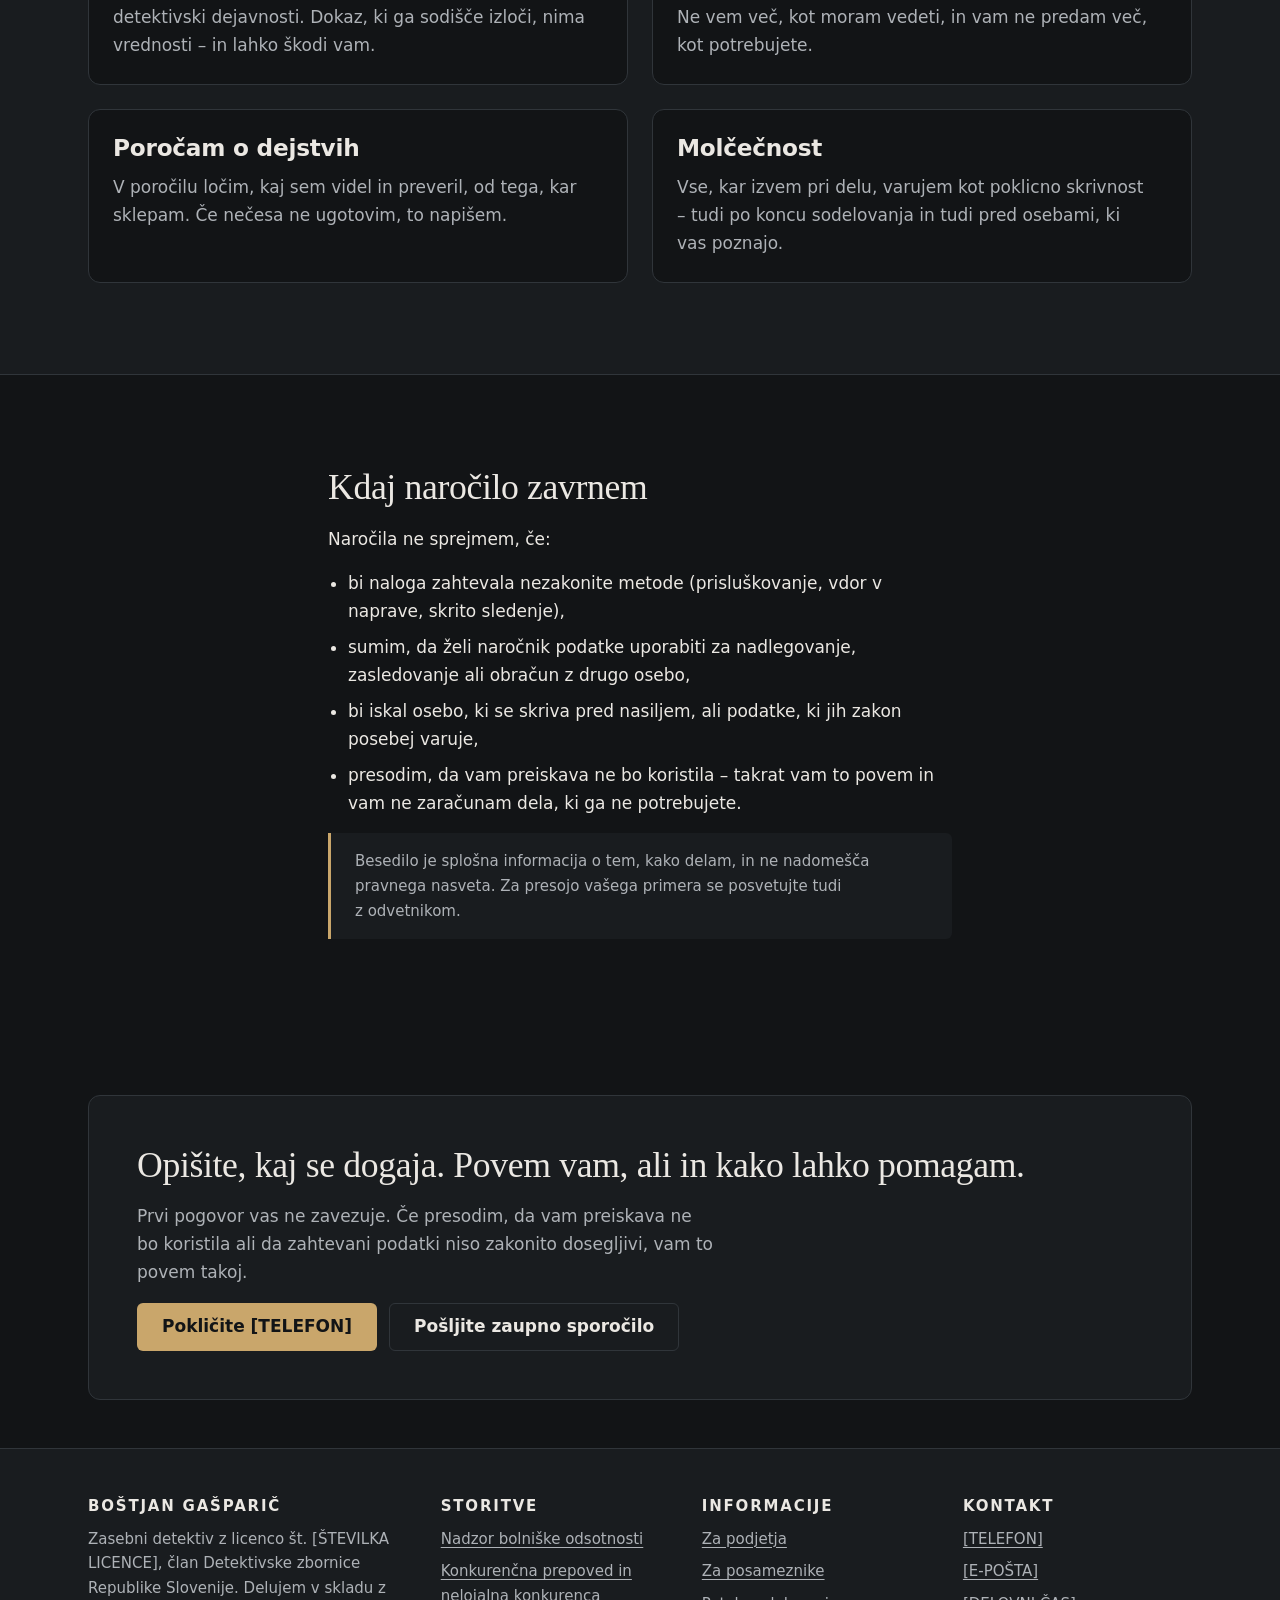
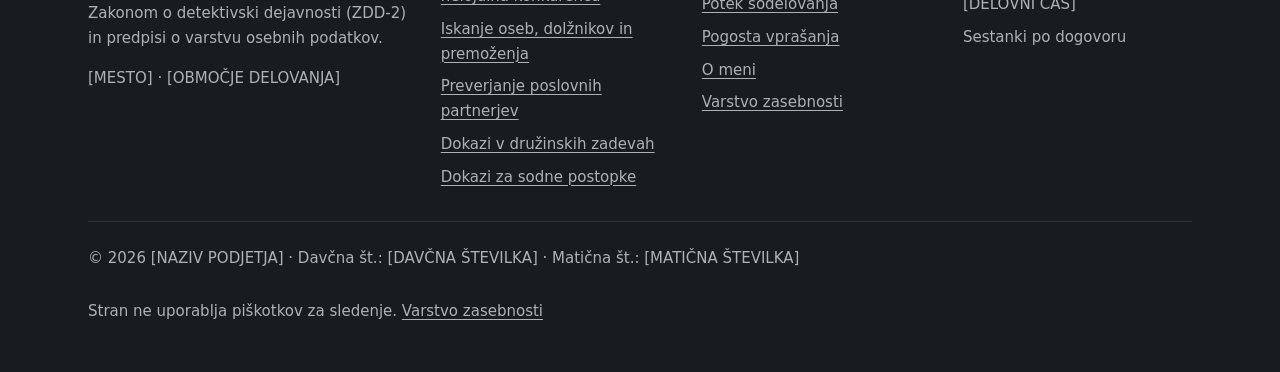
<file: o-meni.html>
<!DOCTYPE html>
<html lang="sl">
<head>
<meta charset="utf-8">
<meta name="viewport" content="width=device-width, initial-scale=1">
<title>O meni – licenca, izkušnje in etika | Boštjan Gašparič</title>
<meta name="description" content="Boštjan Gašparič, zasebni detektiv z licenco št. [ŠTEVILKA LICENCE] in član Detektivske zbornice RS. Izkušnje, zavarovanje in načela zakonitega dela.">
<meta name="robots" content="index, follow">
<link rel="canonical" href="https://[DOMENA]/o-meni.html">
<meta name="theme-color" content="#121416">
<!-- Open Graph -->
<meta property="og:type" content="website">
<meta property="og:locale" content="sl_SI">
<meta property="og:site_name" content="Boštjan Gašparič – zasebni detektiv">
<meta property="og:title" content="O meni – licenca, izkušnje in etika | Boštjan Gašparič">
<meta property="og:description" content="Boštjan Gašparič, zasebni detektiv z licenco št. [ŠTEVILKA LICENCE] in član Detektivske zbornice RS. Izkušnje, zavarovanje in načela zakonitega dela.">
<meta property="og:url" content="https://[DOMENA]/o-meni.html">
<meta property="og:image" content="https://[DOMENA]/img/og-slika.jpg">
<meta name="twitter:card" content="summary_large_image">
<link rel="icon" href="img/favicon.svg" type="image/svg+xml">
<link rel="stylesheet" href="css/style.css">
<script>document.documentElement.classList.add('js');</script>
<script src="js/main.js" defer></script>
<script type="application/ld+json">
{
  "@context": "https://schema.org",
  "@type": "BreadcrumbList",
  "itemListElement": [
    {
      "@type": "ListItem",
      "position": 1,
      "name": "Domov",
      "item": "https://[DOMENA]/"
    },
    {
      "@type": "ListItem",
      "position": 2,
      "name": "O meni",
      "item": "https://[DOMENA]/o-meni.html"
    }
  ]
}
</script>
<script type="application/ld+json">
{
  "@context": "https://schema.org",
  "@type": "Person",
  "name": "Boštjan Gašparič",
  "jobTitle": "Zasebni detektiv",
  "worksFor": {
    "@id": "https://[DOMENA]/#organizacija"
  },
  "url": "https://[DOMENA]/o-meni.html"
}
</script>
</head>
<body>
<a class="skip-link" href="#vsebina">Skoči na vsebino</a>

<!-- ===== SKUPNA GLAVA (enaka na vseh straneh) ===== -->
<header class="site-header">
  <div class="container site-header__inner">
    <a class="brand" href="index.html">
      <span class="brand__name">Boštjan Gašparič</span>
      <span class="brand__meta">Zasebni detektiv · licenca št. [ŠTEVILKA LICENCE]</span>
    </a>
    <button class="nav-toggle" type="button" aria-expanded="false" aria-controls="site-nav">
      <span class="nav-toggle__icon" aria-hidden="true"></span>
      <span class="nav-toggle__label">Meni</span>
    </button>
    <nav id="site-nav" class="site-nav" aria-label="Glavni meni">
      <ul>
        <li><a href="za-podjetja.html">Za podjetja</a></li>
        <li><a href="za-posameznike.html">Za posameznike</a></li>
        <li><a href="index.html#storitve">Storitve</a></li>
        <li><a href="postopek.html">Postopek</a></li>
        <li><a href="vprasanja.html">Vprašanja</a></li>
        <li><a href="o-meni.html" aria-current="page">O meni</a></li>
        <li class="nav-cta"><a class="btn btn--primary" href="kontakt.html">Kontakt</a></li>
      </ul>
    </nav>
  </div>
</header>
<!-- ===== /SKUPNA GLAVA ===== -->

<main id="vsebina">

<nav class="breadcrumb container" aria-label="Drobtine"><ol><li><a href="index.html">Domov</a></li><li aria-current="page">O meni</li></ol></nav>

<!-- REŠUJE VRZEL #1 – obraz, licenca, članstvo in etika na enem mestu -->
<header class="page-head">
  <div class="container">
    <h1>Boštjan Gašparič, zasebni detektiv z licenco</h1>
    <p class="lead">Ljudje se k detektivu ne obrnejo zaradi radovednosti, ampak ker morajo sprejeti pomembno odločitev. Moja naloga je, da jim zanjo dam zanesljiva dejstva.</p>
  </div>
</header>

<section class="section">
  <div class="container split split--wide-left">
    <div class="prose">
      <h2>Moja pot</h2>
      <p>[ODSTAVEK 1: Kje ste delali pred detektivsko dejavnostjo (npr. policija, varnostna služba, pravo, zavarovalništvo) in koliko let.]</p>
      <p>[ODSTAVEK 2: Kdaj ste pridobili licenco, na katera področja ste se specializirali in zakaj.]</p>
      <p>[ODSTAVEK 3: Posebna znanja – npr. jeziki: [JEZIKI]; izobrazba: [IZOBRAZBA]; dodatna usposabljanja.]</p>

      <h2>Licenca in članstvo</h2>
      <dl>
        <dt><strong>Licenca</strong></dt>
        <dd>Licenca za opravljanje detektivske dejavnosti št. [ŠTEVILKA LICENCE], izdana [DATUM IZDAJE LICENCE].</dd>
        <dt><strong>Zbornica</strong></dt>
        <dd>Član Detektivske zbornice Republike Slovenije, v katero se po zakonu obvezno združujejo vsi detektivi z licenco. Mojo licenco lahko preverite v <a href="[POVEZAVA NA SEZNAM DETEKTIVOV ZBORNICE]" rel="noopener">seznamu detektivov zbornice</a>.</dd>
        <dt><strong>Zavarovanje</strong></dt>
        <dd>Zavarovanje odgovornosti za škodo, ki bi lahko nastala pri opravljanju dejavnosti, kot ga zahteva zakon.</dd>
        <dt><strong>Poslovni subjekt</strong></dt>
        <dd>[NAZIV PODJETJA], davčna št. [DAVČNA ŠTEVILKA].</dd>
      </dl>
    </div>
    
<!-- ZAMENJAJ Z: <img src="img/bostjan-gasparic-o-meni.webp" alt="Portret Boštjana Gašpariča – polpostava, nevtralno ozadje" width="800" height="1000" loading="lazy" decoding="async"> -->
<div class="img-placeholder img-placeholder--portrait" role="img" aria-label="Portret Boštjana Gašpariča – polpostava, nevtralno ozadje">[SLIKA: Portret Boštjana Gašpariča – polpostava, nevtralno ozadje]</div>
  </div>
</section>

<section class="section section--alt" aria-labelledby="nacela">
  <div class="container">
    <div class="section__head">
      <h2 id="nacela">Načela, po katerih delam</h2>
    </div>
    <div class="grid grid--2">
      <article class="card"><h3>Zakonitost pred rezultatom</h3><p>Uporabljam samo metode, ki jih dovoljuje Zakon o detektivski dejavnosti. Dokaz, ki ga sodišče izloči, nima vrednosti – in lahko škodi vam.</p></article>
      <article class="card"><h3>Sorazmernost</h3><p>Zbiram le podatke, ki so za namen naloge res potrebni. Ne vem več, kot moram vedeti, in vam ne predam več, kot potrebujete.</p></article>
      <article class="card"><h3>Poročam o dejstvih</h3><p>V poročilu ločim, kaj sem videl in preveril, od tega, kar sklepam. Če nečesa ne ugotovim, to napišem.</p></article>
      <article class="card"><h3>Molčečnost</h3><p>Vse, kar izvem pri delu, varujem kot poklicno skrivnost – tudi po koncu sodelovanja in tudi pred osebami, ki vas poznajo.</p></article>
    </div>
  </div>
</section>

<section class="section">
  <div class="container prose">
    <h2>Kdaj naročilo zavrnem</h2>
    <p>Naročila ne sprejmem, če:</p>
    <ul>
      <li>bi naloga zahtevala nezakonite metode (prisluškovanje, vdor v naprave, skrito sledenje),</li>
      <li>sumim, da želi naročnik podatke uporabiti za nadlegovanje, zasledovanje ali obračun z drugo osebo,</li>
      <li>bi iskal osebo, ki se skriva pred nasiljem, ali podatke, ki jih zakon posebej varuje,</li>
      <li>presodim, da vam preiskava ne bo koristila – takrat vam to povem in vam ne zaračunam dela, ki ga ne potrebujete.</li>
    </ul>
    <p class="note small">Besedilo je splošna informacija o tem, kako delam, in ne nadomešča pravnega nasveta. Za presojo vašega primera se posvetujte tudi z odvetnikom.</p>
  </div>
</section>

<!-- Ponovljen poziv k dejanju: diskreten kontakt (REŠUJE VRZEL #5) -->
<section class="section section--tight cta-band" aria-labelledby="cta-naslov">
  <div class="container">
    <div class="cta-band__inner">
      <h2 id="cta-naslov">Opišite, kaj se dogaja. Povem vam, ali in kako lahko pomagam.</h2>
      <p>Prvi pogovor vas ne zavezuje. Če presodim, da vam preiskava ne bo koristila ali da zahtevani podatki niso zakonito dosegljivi, vam to povem takoj.</p>
      <div class="btn-row">
        <a class="btn btn--primary" href="tel:[TELEFON-MEDNARODNO]">Pokličite [TELEFON]</a>
        <a class="btn btn--ghost" href="kontakt.html">Pošljite zaupno sporočilo</a>
      </div>
    </div>
  </div>
</section>
</main>

<!-- ===== SKUPNA NOGA (enaka na vseh straneh) ===== -->
<footer class="site-footer">
  <div class="container">
    <div class="footer-grid">
      <div>
        <h2>Boštjan Gašparič</h2>
        <p>Zasebni detektiv z licenco št. [ŠTEVILKA LICENCE], član Detektivske zbornice Republike Slovenije. Delujem v skladu z Zakonom o detektivski dejavnosti (ZDD-2) in predpisi o varstvu osebnih podatkov.</p>
        <p>[MESTO] · [OBMOČJE DELOVANJA]</p>
      </div>
      <nav aria-label="Storitve">
        <h2>Storitve</h2>
        <ul>
          <li><a href="storitve/bolniska-odsotnost.html">Nadzor bolniške odsotnosti</a></li>
          <li><a href="storitve/nelojalna-konkurenca.html">Konkurenčna prepoved in nelojalna konkurenca</a></li>
          <li><a href="storitve/iskanje-oseb-in-premozenja.html">Iskanje oseb, dolžnikov in premoženja</a></li>
          <li><a href="storitve/preverjanje-poslovnih-partnerjev.html">Preverjanje poslovnih partnerjev</a></li>
          <li><a href="storitve/druzinske-zadeve.html">Dokazi v družinskih zadevah</a></li>
          <li><a href="storitve/dokazi-za-sodne-postopke.html">Dokazi za sodne postopke</a></li>
        </ul>
      </nav>
      <nav aria-label="Informacije">
        <h2>Informacije</h2>
        <ul>
          <li><a href="za-podjetja.html">Za podjetja</a></li>
          <li><a href="za-posameznike.html">Za posameznike</a></li>
          <li><a href="postopek.html">Potek sodelovanja</a></li>
          <li><a href="vprasanja.html">Pogosta vprašanja</a></li>
          <li><a href="o-meni.html">O meni</a></li>
          <li><a href="zasebnost.html">Varstvo zasebnosti</a></li>
        </ul>
      </nav>
      <div>
        <h2>Kontakt</h2>
        <ul>
          <li><a href="tel:[TELEFON-MEDNARODNO]">[TELEFON]</a></li>
          <li><a href="mailto:[E-POŠTA]">[E-POŠTA]</a></li>
          <li>[DELOVNI ČAS]</li>
          <li>Sestanki po dogovoru</li>
        </ul>
      </div>
    </div>
    <div class="footer-bottom">
      <p>© <span data-year>2026</span> [NAZIV PODJETJA] · Davčna št.: [DAVČNA ŠTEVILKA] · Matična št.: [MATIČNA ŠTEVILKA]</p>
      <p>Stran ne uporablja piškotkov za sledenje. <a href="zasebnost.html">Varstvo zasebnosti</a></p>
    </div>
  </div>
</footer>

<!-- Gumb za klic – vedno viden na telefonu (na računalniku skrit) -->
<div class="call-bar" role="region" aria-label="Hitri kontakt">
  <a class="call-bar__call" href="tel:[TELEFON-MEDNARODNO]"><svg viewBox="0 0 24 24" aria-hidden="true" fill="none" stroke="currentColor" stroke-width="2"><path d="M22 16.9v3a2 2 0 0 1-2.2 2 19.8 19.8 0 0 1-8.6-3.1 19.5 19.5 0 0 1-6-6A19.8 19.8 0 0 1 2.1 4.2 2 2 0 0 1 4.1 2h3a2 2 0 0 1 2 1.7c.1.9.4 1.8.7 2.7a2 2 0 0 1-.5 2.1L8 9.8a16 16 0 0 0 6 6l1.3-1.3a2 2 0 0 1 2.1-.4c.9.3 1.8.6 2.7.7a2 2 0 0 1 1.7 2z"/></svg><span>Pokliči</span></a>
  <a class="call-bar__write" href="kontakt.html"><svg viewBox="0 0 24 24" aria-hidden="true" fill="none" stroke="currentColor" stroke-width="2"><rect x="2" y="4" width="20" height="16" rx="2"/><path d="m22 6-10 7L2 6"/></svg><span>Pišite</span></a>
</div>
<!-- ===== /SKUPNA NOGA ===== -->
</body>
</html>
</file>
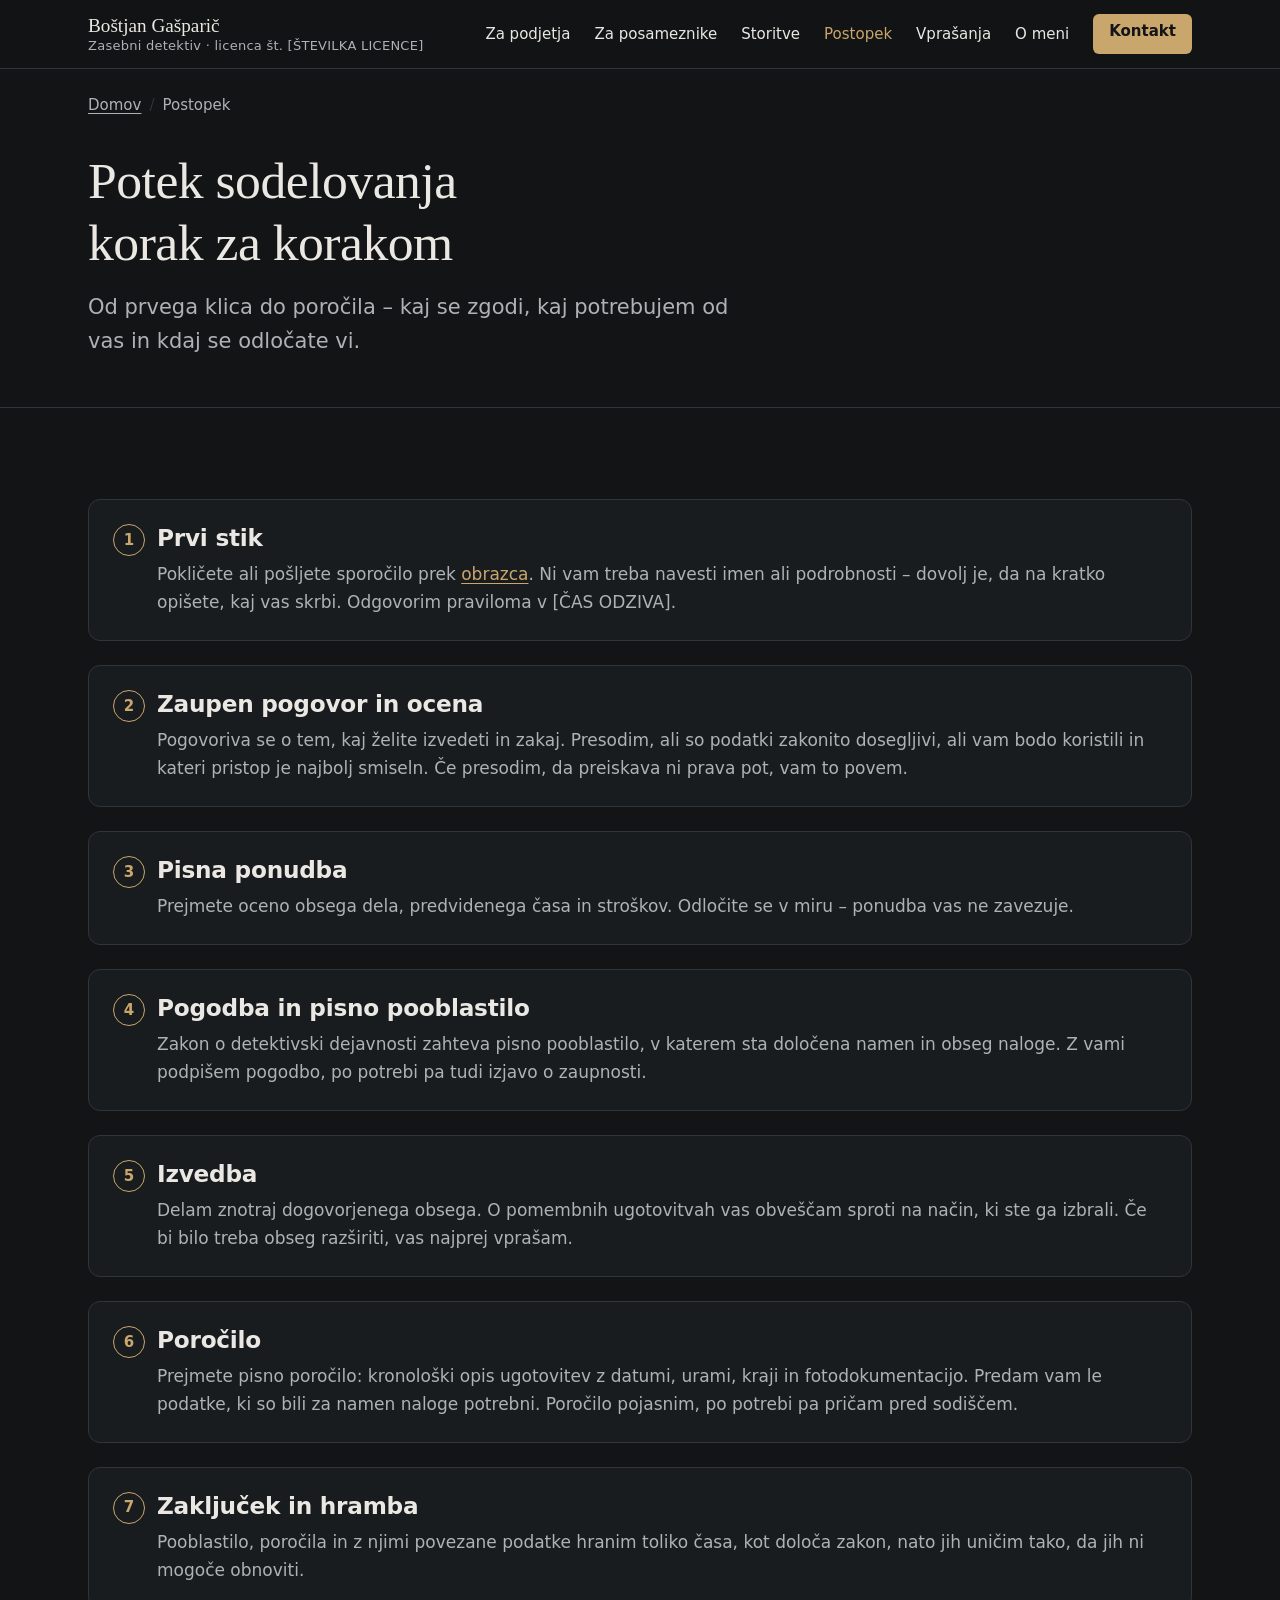
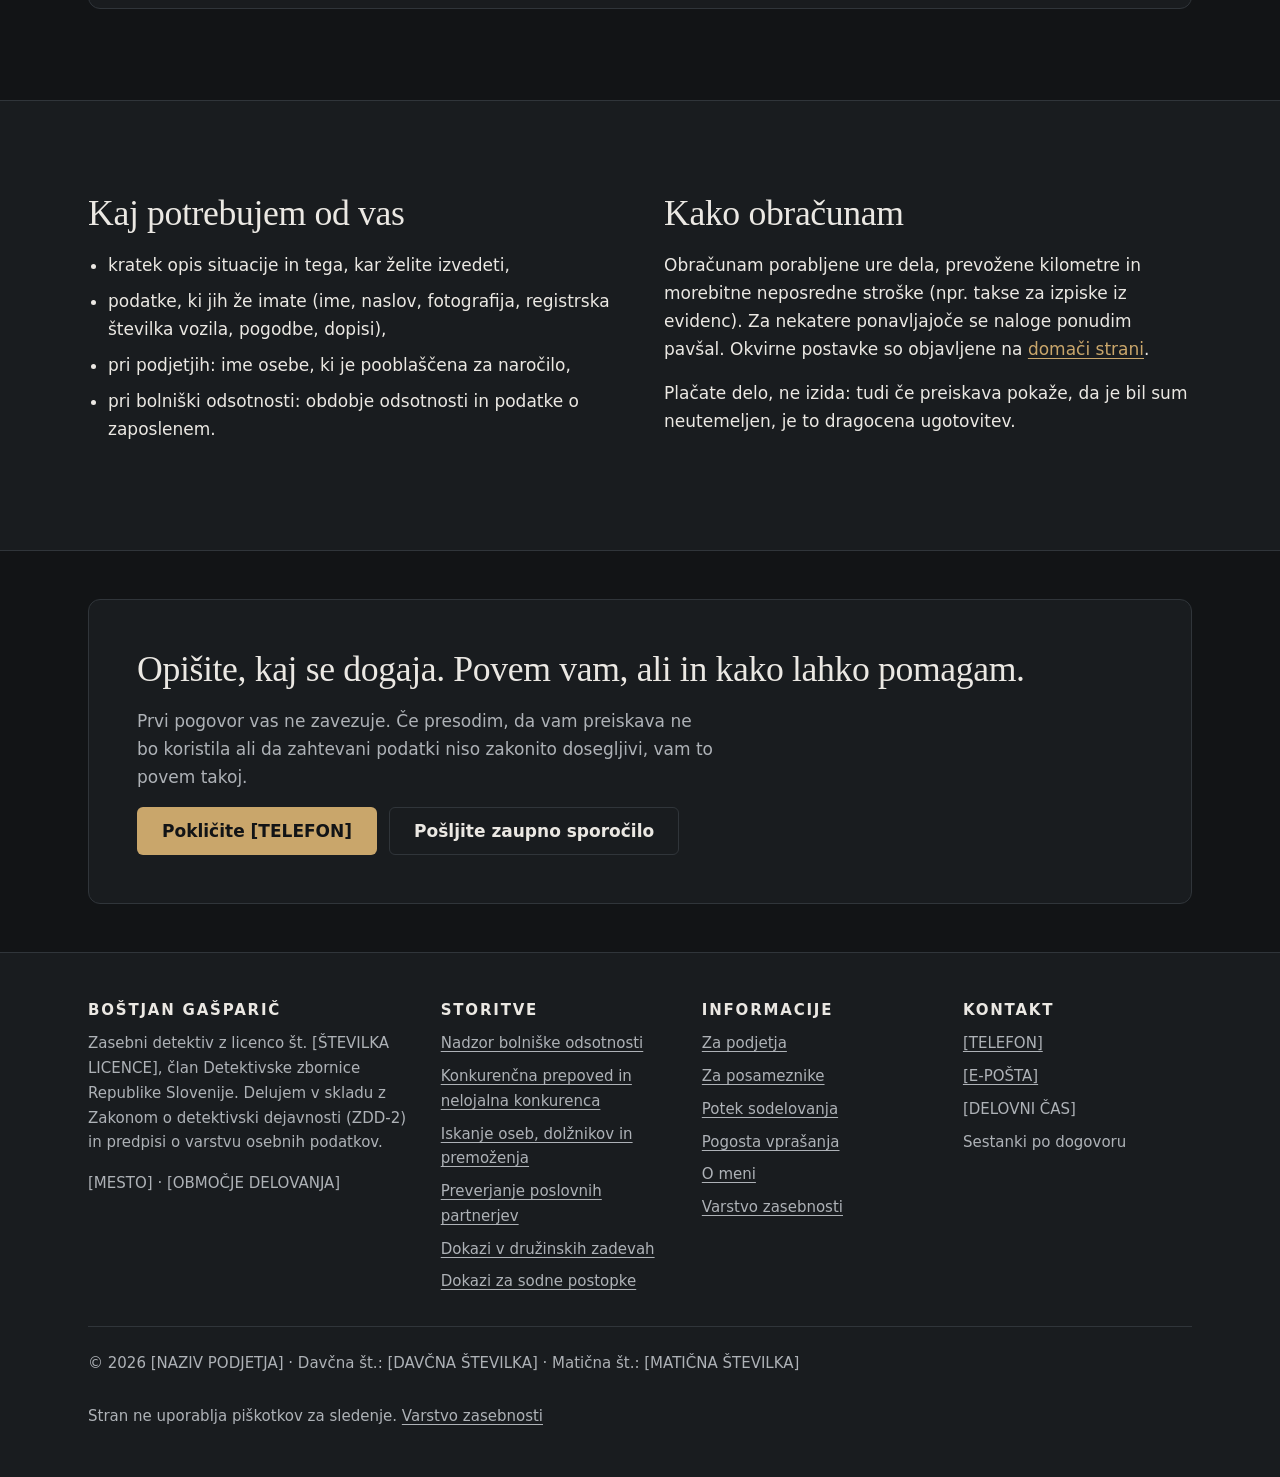
<file: postopek.html>
<!DOCTYPE html>
<html lang="sl">
<head>
<meta charset="utf-8">
<meta name="viewport" content="width=device-width, initial-scale=1">
<title>Potek sodelovanja z detektivom v 7 korakih | Boštjan Gašparič</title>
<meta name="description" content="Kako poteka sodelovanje z zasebnim detektivom: prvi pogovor, ponudba, pooblastilo po ZDD-2, izvedba, poročilo za sodišče in hramba podatkov.">
<meta name="robots" content="index, follow">
<link rel="canonical" href="https://[DOMENA]/postopek.html">
<meta name="theme-color" content="#121416">
<!-- Open Graph -->
<meta property="og:type" content="website">
<meta property="og:locale" content="sl_SI">
<meta property="og:site_name" content="Boštjan Gašparič – zasebni detektiv">
<meta property="og:title" content="Potek sodelovanja z detektivom v 7 korakih | Boštjan Gašparič">
<meta property="og:description" content="Kako poteka sodelovanje z zasebnim detektivom: prvi pogovor, ponudba, pooblastilo po ZDD-2, izvedba, poročilo za sodišče in hramba podatkov.">
<meta property="og:url" content="https://[DOMENA]/postopek.html">
<meta property="og:image" content="https://[DOMENA]/img/og-slika.jpg">
<meta name="twitter:card" content="summary_large_image">
<link rel="icon" href="img/favicon.svg" type="image/svg+xml">
<link rel="stylesheet" href="css/style.css">
<script>document.documentElement.classList.add('js');</script>
<script src="js/main.js" defer></script>
<script type="application/ld+json">
{
  "@context": "https://schema.org",
  "@type": "BreadcrumbList",
  "itemListElement": [
    {
      "@type": "ListItem",
      "position": 1,
      "name": "Domov",
      "item": "https://[DOMENA]/"
    },
    {
      "@type": "ListItem",
      "position": 2,
      "name": "Postopek",
      "item": "https://[DOMENA]/postopek.html"
    }
  ]
}
</script>
</head>
<body>
<a class="skip-link" href="#vsebina">Skoči na vsebino</a>

<!-- ===== SKUPNA GLAVA (enaka na vseh straneh) ===== -->
<header class="site-header">
  <div class="container site-header__inner">
    <a class="brand" href="index.html">
      <span class="brand__name">Boštjan Gašparič</span>
      <span class="brand__meta">Zasebni detektiv · licenca št. [ŠTEVILKA LICENCE]</span>
    </a>
    <button class="nav-toggle" type="button" aria-expanded="false" aria-controls="site-nav">
      <span class="nav-toggle__icon" aria-hidden="true"></span>
      <span class="nav-toggle__label">Meni</span>
    </button>
    <nav id="site-nav" class="site-nav" aria-label="Glavni meni">
      <ul>
        <li><a href="za-podjetja.html">Za podjetja</a></li>
        <li><a href="za-posameznike.html">Za posameznike</a></li>
        <li><a href="index.html#storitve">Storitve</a></li>
        <li><a href="postopek.html" aria-current="page">Postopek</a></li>
        <li><a href="vprasanja.html">Vprašanja</a></li>
        <li><a href="o-meni.html">O meni</a></li>
        <li class="nav-cta"><a class="btn btn--primary" href="kontakt.html">Kontakt</a></li>
      </ul>
    </nav>
  </div>
</header>
<!-- ===== /SKUPNA GLAVA ===== -->

<main id="vsebina">

<nav class="breadcrumb container" aria-label="Drobtine"><ol><li><a href="index.html">Domov</a></li><li aria-current="page">Postopek</li></ol></nav>

<!-- REŠUJE VRZEL #5 (in #2) – celoten potek z jasnimi koraki, stroški in roki hrambe -->
<header class="page-head">
  <div class="container">
    <h1>Potek sodelovanja korak za korakom</h1>
    <p class="lead">Od prvega klica do poročila – kaj se zgodi, kaj potrebujem od vas in kdaj se odločate vi.</p>
  </div>
</header>

<section class="section">
  <div class="container">
    <ol class="steps">
      <li>
        <h3>Prvi stik</h3>
        <p>Pokličete ali pošljete sporočilo prek <a href="kontakt.html">obrazca</a>. Ni vam treba navesti imen ali podrobnosti – dovolj je, da na kratko opišete, kaj vas skrbi. Odgovorim praviloma v [ČAS ODZIVA].</p>
      </li>
      <li>
        <h3>Zaupen pogovor in ocena</h3>
        <p>Pogovoriva se o tem, kaj želite izvedeti in zakaj. Presodim, ali so podatki zakonito dosegljivi, ali vam bodo koristili in kateri pristop je najbolj smiseln. Če presodim, da preiskava ni prava pot, vam to povem.</p>
      </li>
      <li>
        <h3>Pisna ponudba</h3>
        <p>Prejmete oceno obsega dela, predvidenega časa in stroškov. Odločite se v miru – ponudba vas ne zavezuje.</p>
      </li>
      <li>
        <h3>Pogodba in pisno pooblastilo</h3>
        <p>Zakon o detektivski dejavnosti zahteva pisno pooblastilo, v katerem sta določena namen in obseg naloge. Z vami podpišem pogodbo, po potrebi pa tudi izjavo o zaupnosti.</p>
      </li>
      <li>
        <h3>Izvedba</h3>
        <p>Delam znotraj dogovorjenega obsega. O pomembnih ugotovitvah vas obveščam sproti na način, ki ste ga izbrali. Če bi bilo treba obseg razširiti, vas najprej vprašam.</p>
      </li>
      <li>
        <h3>Poročilo</h3>
        <p>Prejmete pisno poročilo: kronološki opis ugotovitev z datumi, urami, kraji in fotodokumentacijo. Predam vam le podatke, ki so bili za namen naloge potrebni. Poročilo pojasnim, po potrebi pa pričam pred sodiščem.</p>
      </li>
      <li>
        <h3>Zaključek in hramba</h3>
        <p>Pooblastilo, poročila in z njimi povezane podatke hranim toliko časa, kot določa zakon, nato jih uničim tako, da jih ni mogoče obnoviti.</p>
      </li>
    </ol>
  </div>
</section>

<section class="section section--alt">
  <div class="container split">
    <div class="prose">
      <h2>Kaj potrebujem od vas</h2>
      <ul>
        <li>kratek opis situacije in tega, kar želite izvedeti,</li>
        <li>podatke, ki jih že imate (ime, naslov, fotografija, registrska številka vozila, pogodbe, dopisi),</li>
        <li>pri podjetjih: ime osebe, ki je pooblaščena za naročilo,</li>
        <li>pri bolniški odsotnosti: obdobje odsotnosti in podatke o zaposlenem.</li>
      </ul>
    </div>
    <div class="prose">
      <h2>Kako obračunam</h2>
      <p>Obračunam porabljene ure dela, prevožene kilometre in morebitne neposredne stroške (npr. takse za izpiske iz evidenc). Za nekatere ponavljajoče se naloge ponudim pavšal. Okvirne postavke so objavljene na <a href="index.html#cene">domači strani</a>.</p>
      <p>Plačate delo, ne izida: tudi če preiskava pokaže, da je bil sum neutemeljen, je to dragocena ugotovitev.</p>
    </div>
  </div>
</section>

<!-- Ponovljen poziv k dejanju: diskreten kontakt (REŠUJE VRZEL #5) -->
<section class="section section--tight cta-band" aria-labelledby="cta-naslov">
  <div class="container">
    <div class="cta-band__inner">
      <h2 id="cta-naslov">Opišite, kaj se dogaja. Povem vam, ali in kako lahko pomagam.</h2>
      <p>Prvi pogovor vas ne zavezuje. Če presodim, da vam preiskava ne bo koristila ali da zahtevani podatki niso zakonito dosegljivi, vam to povem takoj.</p>
      <div class="btn-row">
        <a class="btn btn--primary" href="tel:[TELEFON-MEDNARODNO]">Pokličite [TELEFON]</a>
        <a class="btn btn--ghost" href="kontakt.html">Pošljite zaupno sporočilo</a>
      </div>
    </div>
  </div>
</section>
</main>

<!-- ===== SKUPNA NOGA (enaka na vseh straneh) ===== -->
<footer class="site-footer">
  <div class="container">
    <div class="footer-grid">
      <div>
        <h2>Boštjan Gašparič</h2>
        <p>Zasebni detektiv z licenco št. [ŠTEVILKA LICENCE], član Detektivske zbornice Republike Slovenije. Delujem v skladu z Zakonom o detektivski dejavnosti (ZDD-2) in predpisi o varstvu osebnih podatkov.</p>
        <p>[MESTO] · [OBMOČJE DELOVANJA]</p>
      </div>
      <nav aria-label="Storitve">
        <h2>Storitve</h2>
        <ul>
          <li><a href="storitve/bolniska-odsotnost.html">Nadzor bolniške odsotnosti</a></li>
          <li><a href="storitve/nelojalna-konkurenca.html">Konkurenčna prepoved in nelojalna konkurenca</a></li>
          <li><a href="storitve/iskanje-oseb-in-premozenja.html">Iskanje oseb, dolžnikov in premoženja</a></li>
          <li><a href="storitve/preverjanje-poslovnih-partnerjev.html">Preverjanje poslovnih partnerjev</a></li>
          <li><a href="storitve/druzinske-zadeve.html">Dokazi v družinskih zadevah</a></li>
          <li><a href="storitve/dokazi-za-sodne-postopke.html">Dokazi za sodne postopke</a></li>
        </ul>
      </nav>
      <nav aria-label="Informacije">
        <h2>Informacije</h2>
        <ul>
          <li><a href="za-podjetja.html">Za podjetja</a></li>
          <li><a href="za-posameznike.html">Za posameznike</a></li>
          <li><a href="postopek.html">Potek sodelovanja</a></li>
          <li><a href="vprasanja.html">Pogosta vprašanja</a></li>
          <li><a href="o-meni.html">O meni</a></li>
          <li><a href="zasebnost.html">Varstvo zasebnosti</a></li>
        </ul>
      </nav>
      <div>
        <h2>Kontakt</h2>
        <ul>
          <li><a href="tel:[TELEFON-MEDNARODNO]">[TELEFON]</a></li>
          <li><a href="mailto:[E-POŠTA]">[E-POŠTA]</a></li>
          <li>[DELOVNI ČAS]</li>
          <li>Sestanki po dogovoru</li>
        </ul>
      </div>
    </div>
    <div class="footer-bottom">
      <p>© <span data-year>2026</span> [NAZIV PODJETJA] · Davčna št.: [DAVČNA ŠTEVILKA] · Matična št.: [MATIČNA ŠTEVILKA]</p>
      <p>Stran ne uporablja piškotkov za sledenje. <a href="zasebnost.html">Varstvo zasebnosti</a></p>
    </div>
  </div>
</footer>

<!-- Gumb za klic – vedno viden na telefonu (na računalniku skrit) -->
<div class="call-bar" role="region" aria-label="Hitri kontakt">
  <a class="call-bar__call" href="tel:[TELEFON-MEDNARODNO]"><svg viewBox="0 0 24 24" aria-hidden="true" fill="none" stroke="currentColor" stroke-width="2"><path d="M22 16.9v3a2 2 0 0 1-2.2 2 19.8 19.8 0 0 1-8.6-3.1 19.5 19.5 0 0 1-6-6A19.8 19.8 0 0 1 2.1 4.2 2 2 0 0 1 4.1 2h3a2 2 0 0 1 2 1.7c.1.9.4 1.8.7 2.7a2 2 0 0 1-.5 2.1L8 9.8a16 16 0 0 0 6 6l1.3-1.3a2 2 0 0 1 2.1-.4c.9.3 1.8.6 2.7.7a2 2 0 0 1 1.7 2z"/></svg><span>Pokliči</span></a>
  <a class="call-bar__write" href="kontakt.html"><svg viewBox="0 0 24 24" aria-hidden="true" fill="none" stroke="currentColor" stroke-width="2"><rect x="2" y="4" width="20" height="16" rx="2"/><path d="m22 6-10 7L2 6"/></svg><span>Pišite</span></a>
</div>
<!-- ===== /SKUPNA NOGA ===== -->
</body>
</html>
</file>
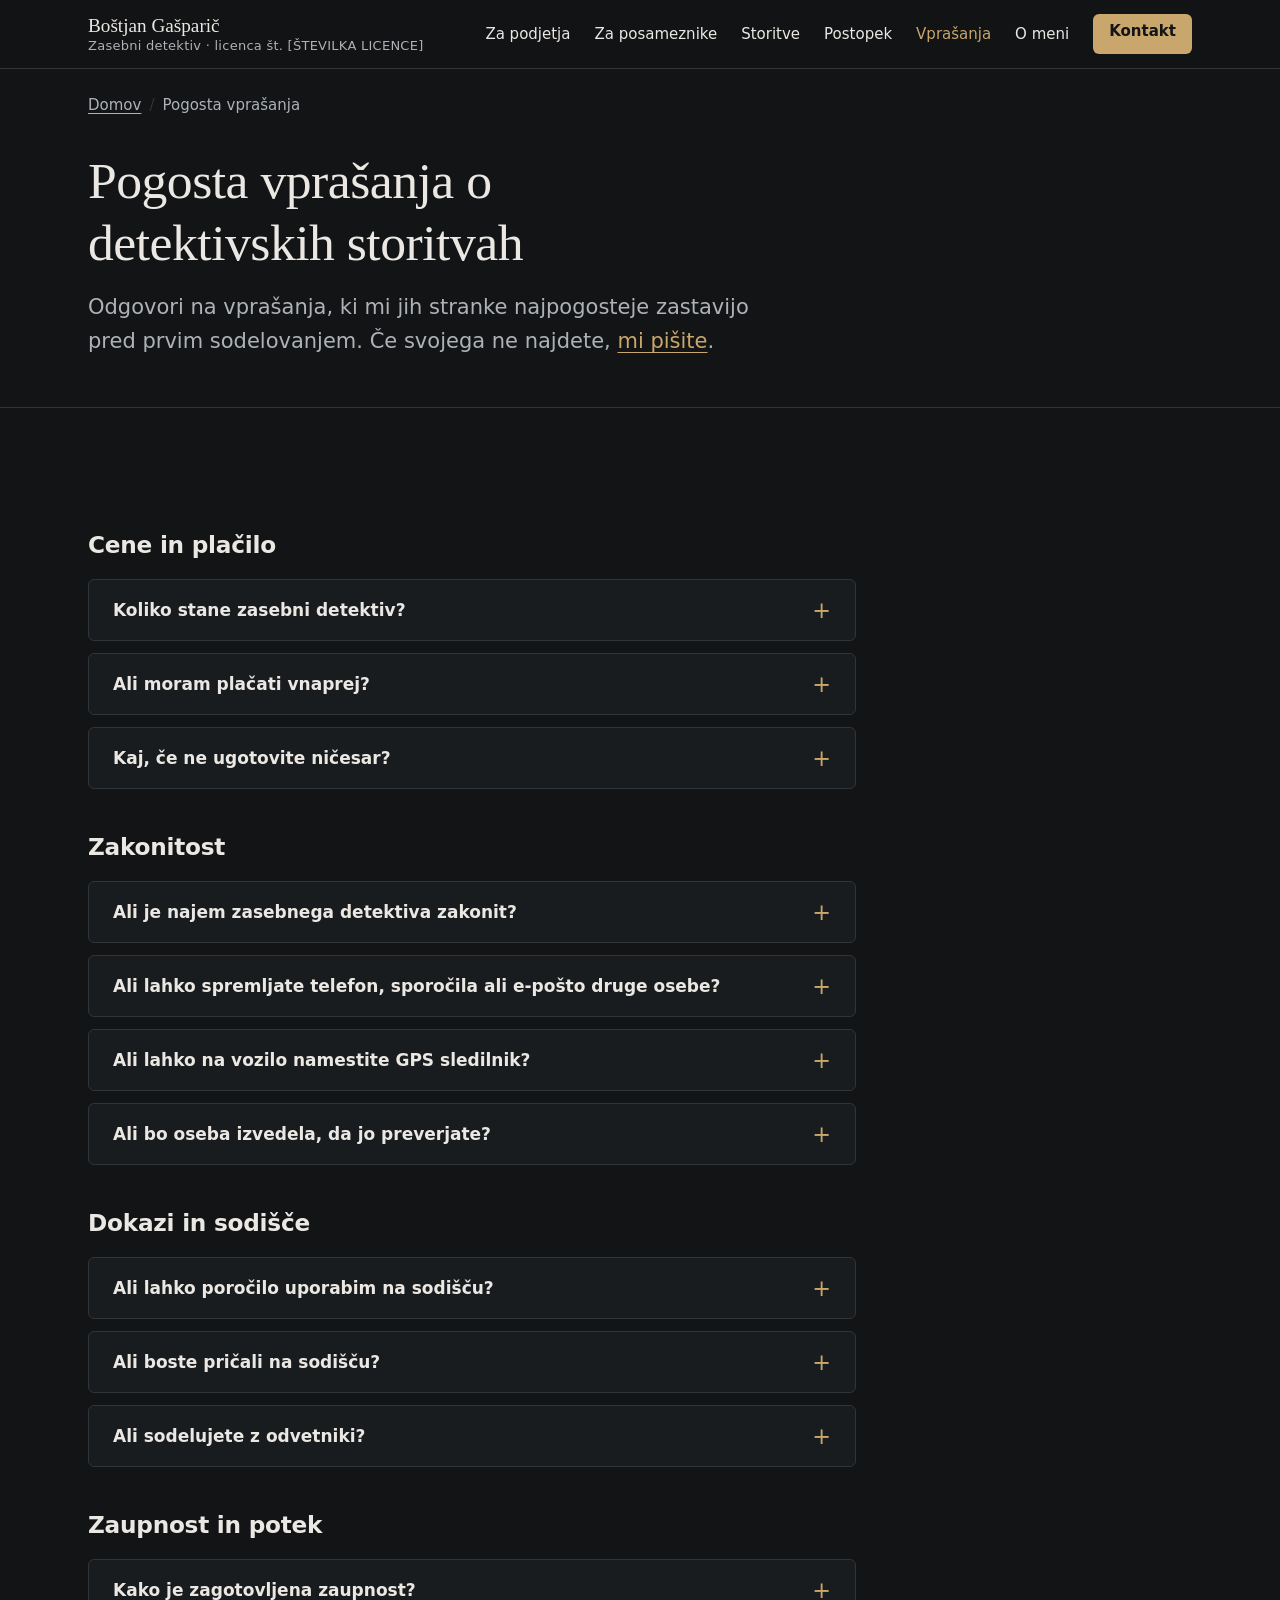
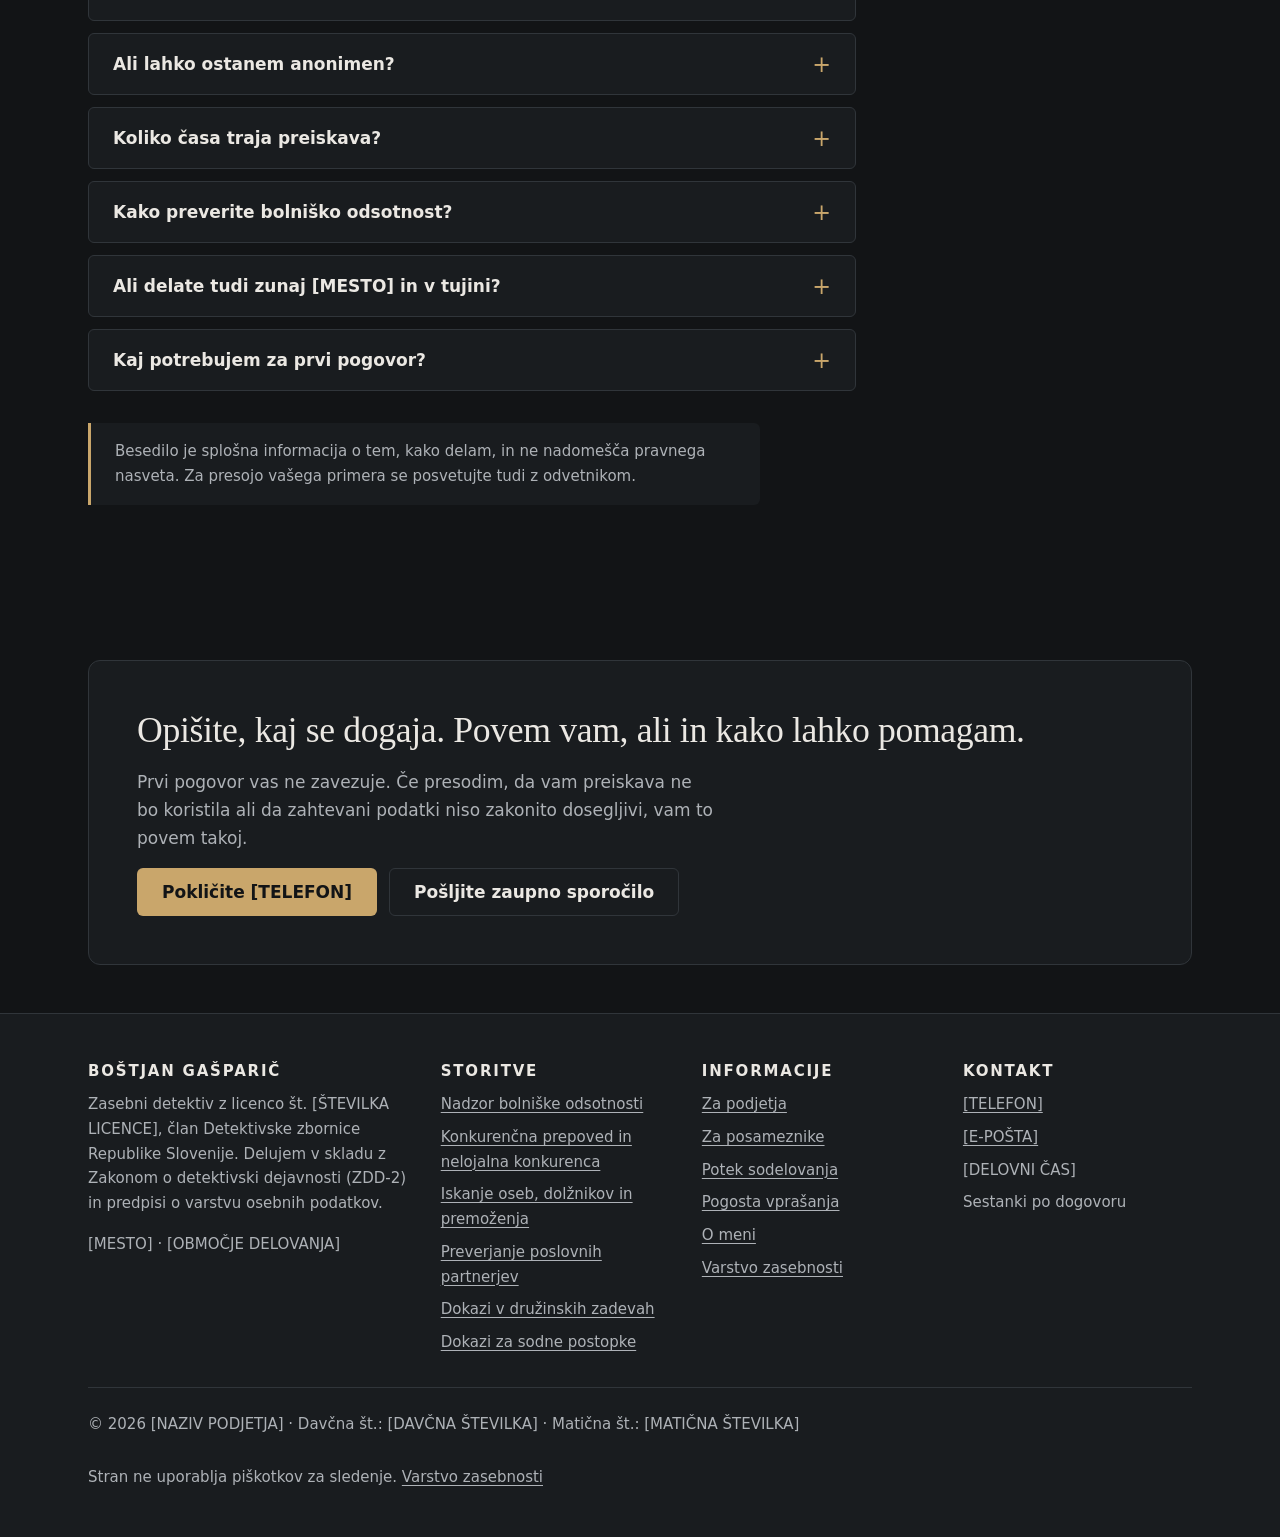
<file: vprasanja.html>
<!DOCTYPE html>
<html lang="sl">
<head>
<meta charset="utf-8">
<meta name="viewport" content="width=device-width, initial-scale=1">
<title>Pogosta vprašanja: cene, zakonitost, dokazi | Zasebni detektiv</title>
<meta name="description" content="Koliko stane detektiv? Je zakonito? Ali poročilo velja na sodišču? Odgovori o cenah, zaupnosti, GPS sledenju, bolniški odsotnosti in pričanju.">
<meta name="robots" content="index, follow">
<link rel="canonical" href="https://[DOMENA]/vprasanja.html">
<meta name="theme-color" content="#121416">
<!-- Open Graph -->
<meta property="og:type" content="website">
<meta property="og:locale" content="sl_SI">
<meta property="og:site_name" content="Boštjan Gašparič – zasebni detektiv">
<meta property="og:title" content="Pogosta vprašanja: cene, zakonitost, dokazi | Zasebni detektiv">
<meta property="og:description" content="Koliko stane detektiv? Je zakonito? Ali poročilo velja na sodišču? Odgovori o cenah, zaupnosti, GPS sledenju, bolniški odsotnosti in pričanju.">
<meta property="og:url" content="https://[DOMENA]/vprasanja.html">
<meta property="og:image" content="https://[DOMENA]/img/og-slika.jpg">
<meta name="twitter:card" content="summary_large_image">
<link rel="icon" href="img/favicon.svg" type="image/svg+xml">
<link rel="stylesheet" href="css/style.css">
<script>document.documentElement.classList.add('js');</script>
<script src="js/main.js" defer></script>
<script type="application/ld+json">
{
  "@context": "https://schema.org",
  "@type": "FAQPage",
  "mainEntity": [
    {
      "@type": "Question",
      "name": "Koliko stane zasebni detektiv?",
      "acceptedAnswer": {
        "@type": "Answer",
        "text": "Cena je odvisna od obsega dela. Obračunam ure dela po postavki [URNA POSTAVKA] €, prevožene kilometre in neposredne stroške. Za nekatere naloge, na primer ugotovitev naslova dolžnika, ponudim pavšal. Pred začetkom prejmete pisno oceno stroškov."
      }
    },
    {
      "@type": "Question",
      "name": "Ali moram plačati vnaprej?",
      "acceptedAnswer": {
        "@type": "Answer",
        "text": "Pri obsežnejših nalogah zaprosim za predujem, ki se upošteva pri končnem obračunu. Višino in način plačila določiva v ponudbi."
      }
    },
    {
      "@type": "Question",
      "name": "Kaj, če ne ugotovite ničesar?",
      "acceptedAnswer": {
        "@type": "Answer",
        "text": "Plačate opravljeno delo, ne izida. Če sum ni potrjen, je to prav tako ugotovitev, ki jo zapišem v poročilo. Če že na začetku presodim, da so možnosti za uspeh majhne, vam to povem, preden nastanejo stroški."
      }
    },
    {
      "@type": "Question",
      "name": "Ali je najem zasebnega detektiva zakonit?",
      "acceptedAnswer": {
        "@type": "Answer",
        "text": "Da. Detektivska dejavnost je v Sloveniji urejena z Zakonom o detektivski dejavnosti (ZDD-2). Opravlja jo lahko le detektiv z veljavno licenco, ki je član Detektivske zbornice RS. Zakon natančno določa, katere podatke sme detektiv zbirati in s katerimi sredstvi."
      }
    },
    {
      "@type": "Question",
      "name": "Ali lahko spremljate telefon, sporočila ali e-pošto druge osebe?",
      "acceptedAnswer": {
        "@type": "Answer",
        "text": "Ne. Prisluškovanje, branje tujih sporočil in vdori v naprave ali račune so prepovedani – detektivu in komurkoli drugemu. Takšni posegi so lahko kaznivo dejanje, pridobljeni podatki pa na sodišču niso uporabni."
      }
    },
    {
      "@type": "Question",
      "name": "Ali lahko na vozilo namestite GPS sledilnik?",
      "acceptedAnswer": {
        "@type": "Answer",
        "text": "Ne. Skrito sledenje osebi s tehničnimi napravami ni med sredstvi, ki jih zakon dovoljuje detektivu. Gibanje osebe lahko ugotavljam le z opazovanjem na javnih krajih, v obsegu, ki ga določa zakon."
      }
    },
    {
      "@type": "Question",
      "name": "Ali bo oseba izvedela, da jo preverjate?",
      "acceptedAnswer": {
        "@type": "Answer",
        "text": "Delam diskretno in podatke o naročilu varujem kot poklicno skrivnost. Vseeno pa velja: če bodo ugotovitve uporabljene v postopku, bo oseba z njimi seznanjena, saj ima pravico, da se do dokazov opredeli."
      }
    },
    {
      "@type": "Question",
      "name": "Ali lahko poročilo uporabim na sodišču?",
      "acceptedAnswer": {
        "@type": "Answer",
        "text": "Da, poročilo detektiva je mogoče predlagati kot dokaz v sodnih, delovnih in drugih postopkih. Dokazno vrednost presodi sodišče, zato je bistveno, da so podatki zbrani zakonito in natančno dokumentirani."
      }
    },
    {
      "@type": "Question",
      "name": "Ali boste pričali na sodišču?",
      "acceptedAnswer": {
        "@type": "Answer",
        "text": "Da. Če me stranka ali sodišče predlaga kot pričo, pred sodiščem pojasnim, kaj in kako sem ugotovil."
      }
    },
    {
      "@type": "Question",
      "name": "Ali sodelujete z odvetniki?",
      "acceptedAnswer": {
        "@type": "Answer",
        "text": "Da. Navodila lahko prejmem neposredno od vašega odvetnika, poročilo pa pripravim v obliki, ki ustreza dokaznemu predlogu."
      }
    },
    {
      "@type": "Question",
      "name": "Kako je zagotovljena zaupnost?",
      "acceptedAnswer": {
        "@type": "Answer",
        "text": "Vse, kar izvem pri delu, varujem kot poklicno skrivnost, tudi po koncu sodelovanja. Podatkov ne posredujem tretjim osebam, hranim jih zaščitene in jih po izteku zakonskih rokov uničim."
      }
    },
    {
      "@type": "Question",
      "name": "Ali lahko ostanem anonimen?",
      "acceptedAnswer": {
        "@type": "Answer",
        "text": "Pri prvem pogovoru da – ime lahko poveste šele, ko se odločite za sodelovanje. Za izvedbo naloge pa zakon zahteva pisno pooblastilo, zato moram vedeti, kdo je naročnik. Oseba, ki jo preverjam, vašega imena od mene ne izve."
      }
    },
    {
      "@type": "Question",
      "name": "Koliko časa traja preiskava?",
      "acceptedAnswer": {
        "@type": "Answer",
        "text": "Odvisno od naloge: ugotovitev naslova ali zaposlitve lahko traja nekaj dni, nadzor bolniške odsotnosti ali opazovanje pa poteka v dogovorjenih terminih. Okvirni rok vam povem v ponudbi."
      }
    },
    {
      "@type": "Question",
      "name": "Kako preverite bolniško odsotnost?",
      "acceptedAnswer": {
        "@type": "Answer",
        "text": "Na podlagi pooblastila delodajalca preverim, ali se zaposleni ravna po navodilih zdravnika – na primer, ali je doma v času, ko bi moral biti, ali opravlja delo drugje. Ugotovitve dokumentiram z zapisom časa, kraja in fotografijami z javnih mest. Podatkov o diagnozi ne zbiram."
      }
    },
    {
      "@type": "Question",
      "name": "Ali delate tudi zunaj [MESTO] in v tujini?",
      "acceptedAnswer": {
        "@type": "Answer",
        "text": "Delujem na območju [OBMOČJE DELOVANJA]. [NAVEDITE, ali in kako sprejemate naloge v tujini – npr. v sodelovanju s tamkajšnjimi licenciranimi kolegi.]"
      }
    },
    {
      "@type": "Question",
      "name": "Kaj potrebujem za prvi pogovor?",
      "acceptedAnswer": {
        "@type": "Answer",
        "text": "Nič posebnega. Dovolj je kratek opis situacije. Če imate dokumente, fotografije ali podatke o osebi, jih pripravite – pomagali bodo pri oceni."
      }
    }
  ]
}
</script>
<script type="application/ld+json">
{
  "@context": "https://schema.org",
  "@type": "BreadcrumbList",
  "itemListElement": [
    {
      "@type": "ListItem",
      "position": 1,
      "name": "Domov",
      "item": "https://[DOMENA]/"
    },
    {
      "@type": "ListItem",
      "position": 2,
      "name": "Pogosta vprašanja",
      "item": "https://[DOMENA]/vprasanja.html"
    }
  ]
}
</script>
</head>
<body>
<a class="skip-link" href="#vsebina">Skoči na vsebino</a>

<!-- ===== SKUPNA GLAVA (enaka na vseh straneh) ===== -->
<header class="site-header">
  <div class="container site-header__inner">
    <a class="brand" href="index.html">
      <span class="brand__name">Boštjan Gašparič</span>
      <span class="brand__meta">Zasebni detektiv · licenca št. [ŠTEVILKA LICENCE]</span>
    </a>
    <button class="nav-toggle" type="button" aria-expanded="false" aria-controls="site-nav">
      <span class="nav-toggle__icon" aria-hidden="true"></span>
      <span class="nav-toggle__label">Meni</span>
    </button>
    <nav id="site-nav" class="site-nav" aria-label="Glavni meni">
      <ul>
        <li><a href="za-podjetja.html">Za podjetja</a></li>
        <li><a href="za-posameznike.html">Za posameznike</a></li>
        <li><a href="index.html#storitve">Storitve</a></li>
        <li><a href="postopek.html">Postopek</a></li>
        <li><a href="vprasanja.html" aria-current="page">Vprašanja</a></li>
        <li><a href="o-meni.html">O meni</a></li>
        <li class="nav-cta"><a class="btn btn--primary" href="kontakt.html">Kontakt</a></li>
      </ul>
    </nav>
  </div>
</header>
<!-- ===== /SKUPNA GLAVA ===== -->

<main id="vsebina">

<nav class="breadcrumb container" aria-label="Drobtine"><ol><li><a href="index.html">Domov</a></li><li aria-current="page">Pogosta vprašanja</li></ol></nav>

<!-- REŠUJE VRZELI #2 in #3 – odkrito o cenah, zakonitosti in uporabi dokazov -->
<header class="page-head">
  <div class="container">
    <h1>Pogosta vprašanja o detektivskih storitvah</h1>
    <p class="lead">Odgovori na vprašanja, ki mi jih stranke najpogosteje zastavijo pred prvim sodelovanjem. Če svojega ne najdete, <a href="kontakt.html">mi pišite</a>.</p>
  </div>
</header>
<section class="section">
  <div class="container">
    <div class="faq">
      <h2>Cene in plačilo</h2>
      <details>
        <summary>Koliko stane zasebni detektiv?</summary>
        <div class="faq__answer"><p>Cena je odvisna od obsega dela. Obračunam ure dela po postavki [URNA POSTAVKA] €, prevožene kilometre in neposredne stroške. Za nekatere naloge, na primer ugotovitev naslova dolžnika, ponudim pavšal. Pred začetkom prejmete pisno oceno stroškov.</p></div>
      </details>
      <details>
        <summary>Ali moram plačati vnaprej?</summary>
        <div class="faq__answer"><p>Pri obsežnejših nalogah zaprosim za predujem, ki se upošteva pri končnem obračunu. Višino in način plačila določiva v ponudbi.</p></div>
      </details>
      <details>
        <summary>Kaj, če ne ugotovite ničesar?</summary>
        <div class="faq__answer"><p>Plačate opravljeno delo, ne izida. Če sum ni potrjen, je to prav tako ugotovitev, ki jo zapišem v poročilo. Če že na začetku presodim, da so možnosti za uspeh majhne, vam to povem, preden nastanejo stroški.</p></div>
      </details>
      <h2>Zakonitost</h2>
      <details>
        <summary>Ali je najem zasebnega detektiva zakonit?</summary>
        <div class="faq__answer"><p>Da. Detektivska dejavnost je v Sloveniji urejena z Zakonom o detektivski dejavnosti (ZDD-2). Opravlja jo lahko le detektiv z veljavno licenco, ki je član Detektivske zbornice RS. Zakon natančno določa, katere podatke sme detektiv zbirati in s katerimi sredstvi.</p></div>
      </details>
      <details>
        <summary>Ali lahko spremljate telefon, sporočila ali e-pošto druge osebe?</summary>
        <div class="faq__answer"><p>Ne. Prisluškovanje, branje tujih sporočil in vdori v naprave ali račune so prepovedani – detektivu in komurkoli drugemu. Takšni posegi so lahko kaznivo dejanje, pridobljeni podatki pa na sodišču niso uporabni.</p></div>
      </details>
      <details>
        <summary>Ali lahko na vozilo namestite GPS sledilnik?</summary>
        <div class="faq__answer"><p>Ne. Skrito sledenje osebi s tehničnimi napravami ni med sredstvi, ki jih zakon dovoljuje detektivu. Gibanje osebe lahko ugotavljam le z opazovanjem na javnih krajih, v obsegu, ki ga določa zakon.</p></div>
      </details>
      <details>
        <summary>Ali bo oseba izvedela, da jo preverjate?</summary>
        <div class="faq__answer"><p>Delam diskretno in podatke o naročilu varujem kot poklicno skrivnost. Vseeno pa velja: če bodo ugotovitve uporabljene v postopku, bo oseba z njimi seznanjena, saj ima pravico, da se do dokazov opredeli.</p></div>
      </details>
      <h2>Dokazi in sodišče</h2>
      <details>
        <summary>Ali lahko poročilo uporabim na sodišču?</summary>
        <div class="faq__answer"><p>Da, poročilo detektiva je mogoče predlagati kot dokaz v sodnih, delovnih in drugih postopkih. Dokazno vrednost presodi sodišče, zato je bistveno, da so podatki zbrani zakonito in natančno dokumentirani.</p></div>
      </details>
      <details>
        <summary>Ali boste pričali na sodišču?</summary>
        <div class="faq__answer"><p>Da. Če me stranka ali sodišče predlaga kot pričo, pred sodiščem pojasnim, kaj in kako sem ugotovil.</p></div>
      </details>
      <details>
        <summary>Ali sodelujete z odvetniki?</summary>
        <div class="faq__answer"><p>Da. Navodila lahko prejmem neposredno od vašega odvetnika, poročilo pa pripravim v obliki, ki ustreza dokaznemu predlogu.</p></div>
      </details>
      <h2>Zaupnost in potek</h2>
      <details>
        <summary>Kako je zagotovljena zaupnost?</summary>
        <div class="faq__answer"><p>Vse, kar izvem pri delu, varujem kot poklicno skrivnost, tudi po koncu sodelovanja. Podatkov ne posredujem tretjim osebam, hranim jih zaščitene in jih po izteku zakonskih rokov uničim.</p></div>
      </details>
      <details>
        <summary>Ali lahko ostanem anonimen?</summary>
        <div class="faq__answer"><p>Pri prvem pogovoru da – ime lahko poveste šele, ko se odločite za sodelovanje. Za izvedbo naloge pa zakon zahteva pisno pooblastilo, zato moram vedeti, kdo je naročnik. Oseba, ki jo preverjam, vašega imena od mene ne izve.</p></div>
      </details>
      <details>
        <summary>Koliko časa traja preiskava?</summary>
        <div class="faq__answer"><p>Odvisno od naloge: ugotovitev naslova ali zaposlitve lahko traja nekaj dni, nadzor bolniške odsotnosti ali opazovanje pa poteka v dogovorjenih terminih. Okvirni rok vam povem v ponudbi.</p></div>
      </details>
      <details>
        <summary>Kako preverite bolniško odsotnost?</summary>
        <div class="faq__answer"><p>Na podlagi pooblastila delodajalca preverim, ali se zaposleni ravna po navodilih zdravnika – na primer, ali je doma v času, ko bi moral biti, ali opravlja delo drugje. Ugotovitve dokumentiram z zapisom časa, kraja in fotografijami z javnih mest. Podatkov o diagnozi ne zbiram.</p></div>
      </details>
      <details>
        <summary>Ali delate tudi zunaj [MESTO] in v tujini?</summary>
        <div class="faq__answer"><p>Delujem na območju [OBMOČJE DELOVANJA]. [NAVEDITE, ali in kako sprejemate naloge v tujini – npr. v sodelovanju s tamkajšnjimi licenciranimi kolegi.]</p></div>
      </details>
      <details>
        <summary>Kaj potrebujem za prvi pogovor?</summary>
        <div class="faq__answer"><p>Nič posebnega. Dovolj je kratek opis situacije. Če imate dokumente, fotografije ali podatke o osebi, jih pripravite – pomagali bodo pri oceni.</p></div>
      </details>
    </div>
    <div class="prose related"><p class="note small">Besedilo je splošna informacija o tem, kako delam, in ne nadomešča pravnega nasveta. Za presojo vašega primera se posvetujte tudi z odvetnikom.</p></div>
  </div>
</section>

<!-- Ponovljen poziv k dejanju: diskreten kontakt (REŠUJE VRZEL #5) -->
<section class="section section--tight cta-band" aria-labelledby="cta-naslov">
  <div class="container">
    <div class="cta-band__inner">
      <h2 id="cta-naslov">Opišite, kaj se dogaja. Povem vam, ali in kako lahko pomagam.</h2>
      <p>Prvi pogovor vas ne zavezuje. Če presodim, da vam preiskava ne bo koristila ali da zahtevani podatki niso zakonito dosegljivi, vam to povem takoj.</p>
      <div class="btn-row">
        <a class="btn btn--primary" href="tel:[TELEFON-MEDNARODNO]">Pokličite [TELEFON]</a>
        <a class="btn btn--ghost" href="kontakt.html">Pošljite zaupno sporočilo</a>
      </div>
    </div>
  </div>
</section>
</main>

<!-- ===== SKUPNA NOGA (enaka na vseh straneh) ===== -->
<footer class="site-footer">
  <div class="container">
    <div class="footer-grid">
      <div>
        <h2>Boštjan Gašparič</h2>
        <p>Zasebni detektiv z licenco št. [ŠTEVILKA LICENCE], član Detektivske zbornice Republike Slovenije. Delujem v skladu z Zakonom o detektivski dejavnosti (ZDD-2) in predpisi o varstvu osebnih podatkov.</p>
        <p>[MESTO] · [OBMOČJE DELOVANJA]</p>
      </div>
      <nav aria-label="Storitve">
        <h2>Storitve</h2>
        <ul>
          <li><a href="storitve/bolniska-odsotnost.html">Nadzor bolniške odsotnosti</a></li>
          <li><a href="storitve/nelojalna-konkurenca.html">Konkurenčna prepoved in nelojalna konkurenca</a></li>
          <li><a href="storitve/iskanje-oseb-in-premozenja.html">Iskanje oseb, dolžnikov in premoženja</a></li>
          <li><a href="storitve/preverjanje-poslovnih-partnerjev.html">Preverjanje poslovnih partnerjev</a></li>
          <li><a href="storitve/druzinske-zadeve.html">Dokazi v družinskih zadevah</a></li>
          <li><a href="storitve/dokazi-za-sodne-postopke.html">Dokazi za sodne postopke</a></li>
        </ul>
      </nav>
      <nav aria-label="Informacije">
        <h2>Informacije</h2>
        <ul>
          <li><a href="za-podjetja.html">Za podjetja</a></li>
          <li><a href="za-posameznike.html">Za posameznike</a></li>
          <li><a href="postopek.html">Potek sodelovanja</a></li>
          <li><a href="vprasanja.html">Pogosta vprašanja</a></li>
          <li><a href="o-meni.html">O meni</a></li>
          <li><a href="zasebnost.html">Varstvo zasebnosti</a></li>
        </ul>
      </nav>
      <div>
        <h2>Kontakt</h2>
        <ul>
          <li><a href="tel:[TELEFON-MEDNARODNO]">[TELEFON]</a></li>
          <li><a href="mailto:[E-POŠTA]">[E-POŠTA]</a></li>
          <li>[DELOVNI ČAS]</li>
          <li>Sestanki po dogovoru</li>
        </ul>
      </div>
    </div>
    <div class="footer-bottom">
      <p>© <span data-year>2026</span> [NAZIV PODJETJA] · Davčna št.: [DAVČNA ŠTEVILKA] · Matična št.: [MATIČNA ŠTEVILKA]</p>
      <p>Stran ne uporablja piškotkov za sledenje. <a href="zasebnost.html">Varstvo zasebnosti</a></p>
    </div>
  </div>
</footer>

<!-- Gumb za klic – vedno viden na telefonu (na računalniku skrit) -->
<div class="call-bar" role="region" aria-label="Hitri kontakt">
  <a class="call-bar__call" href="tel:[TELEFON-MEDNARODNO]"><svg viewBox="0 0 24 24" aria-hidden="true" fill="none" stroke="currentColor" stroke-width="2"><path d="M22 16.9v3a2 2 0 0 1-2.2 2 19.8 19.8 0 0 1-8.6-3.1 19.5 19.5 0 0 1-6-6A19.8 19.8 0 0 1 2.1 4.2 2 2 0 0 1 4.1 2h3a2 2 0 0 1 2 1.7c.1.9.4 1.8.7 2.7a2 2 0 0 1-.5 2.1L8 9.8a16 16 0 0 0 6 6l1.3-1.3a2 2 0 0 1 2.1-.4c.9.3 1.8.6 2.7.7a2 2 0 0 1 1.7 2z"/></svg><span>Pokliči</span></a>
  <a class="call-bar__write" href="kontakt.html"><svg viewBox="0 0 24 24" aria-hidden="true" fill="none" stroke="currentColor" stroke-width="2"><rect x="2" y="4" width="20" height="16" rx="2"/><path d="m22 6-10 7L2 6"/></svg><span>Pišite</span></a>
</div>
<!-- ===== /SKUPNA NOGA ===== -->
</body>
</html>
</file>
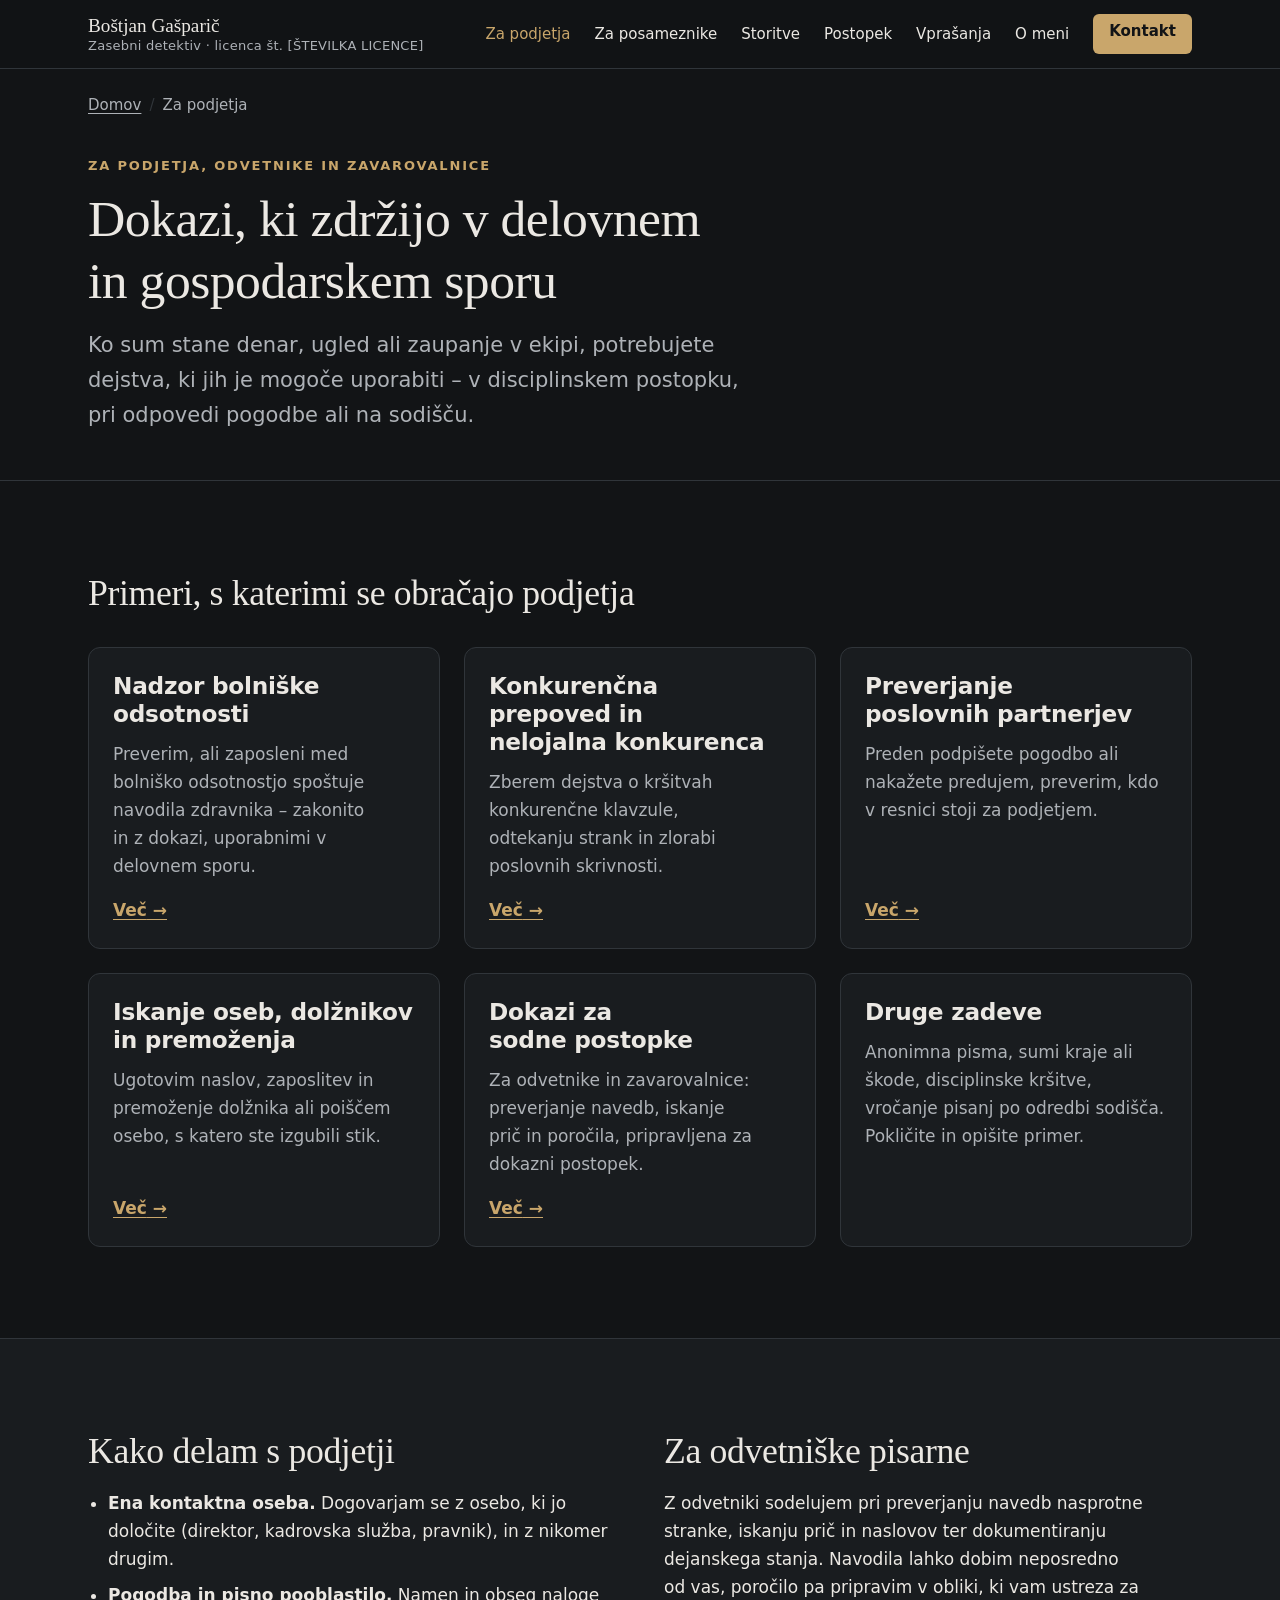
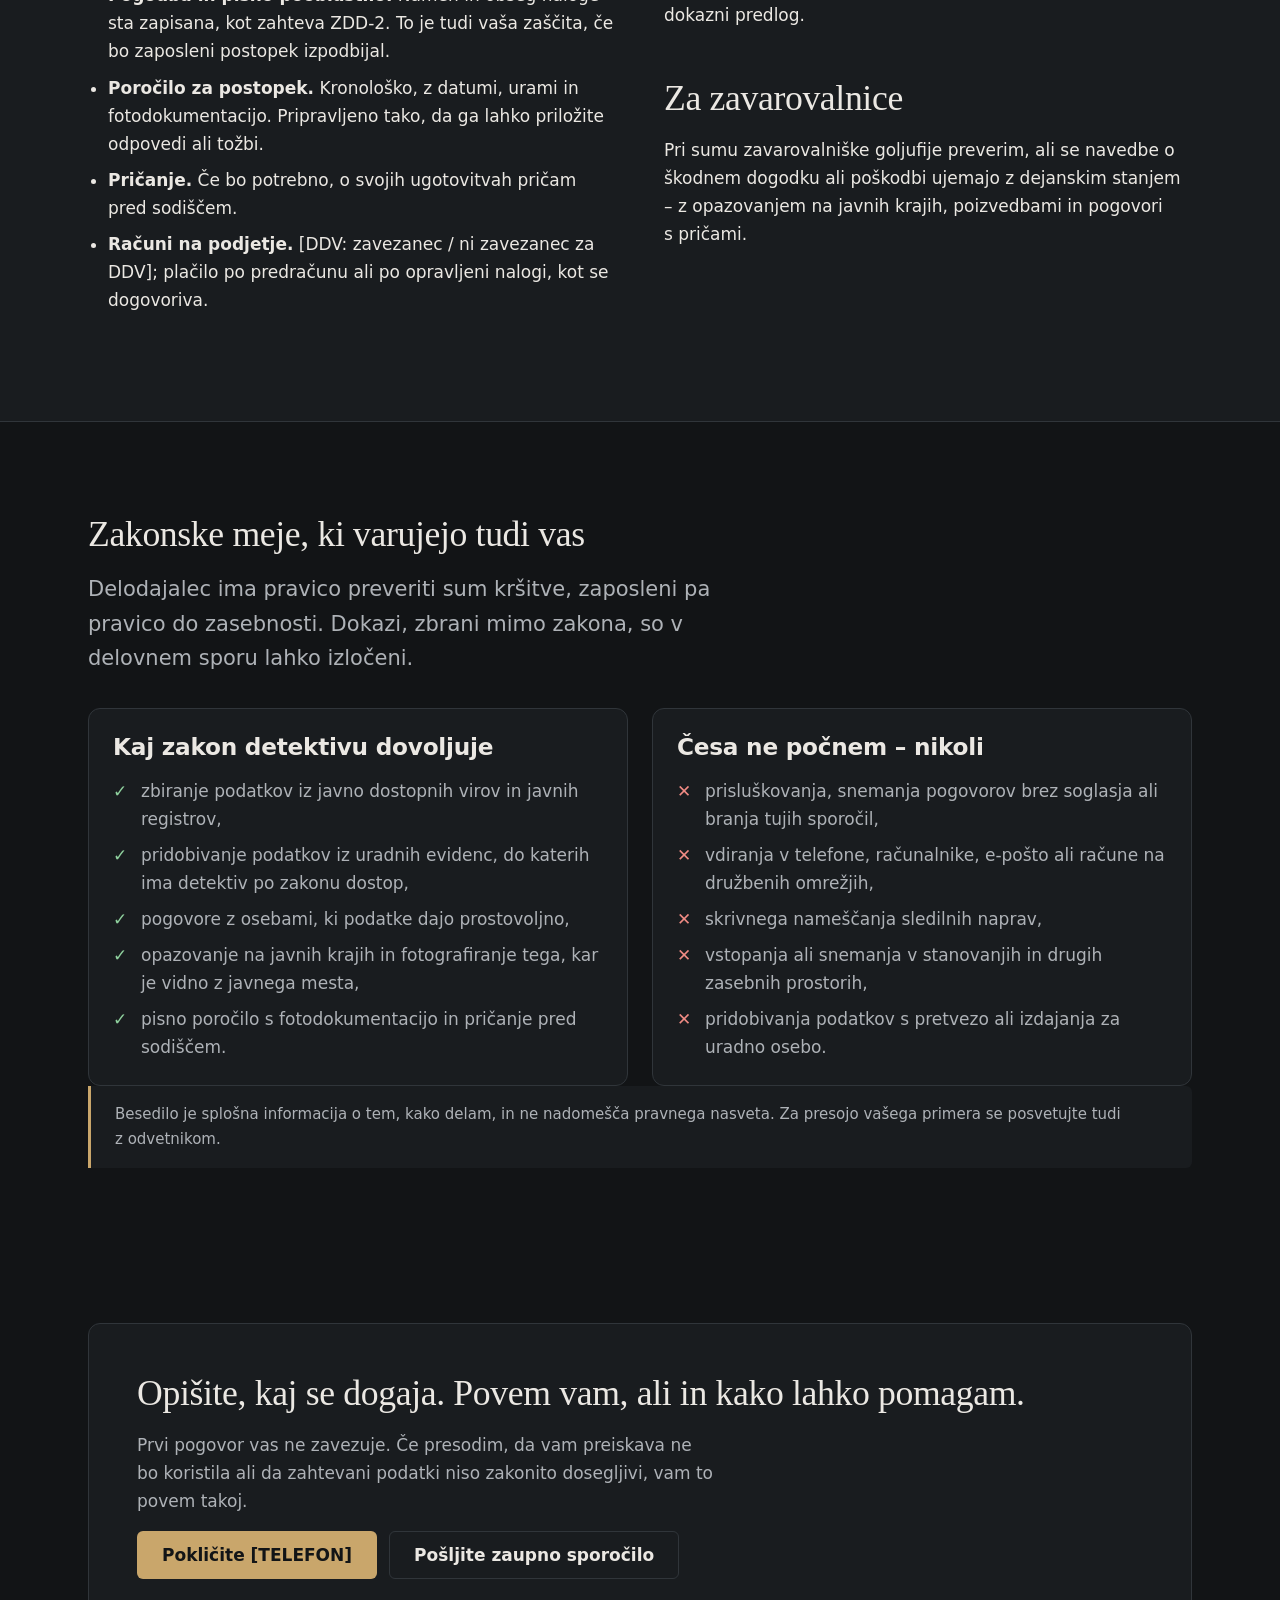
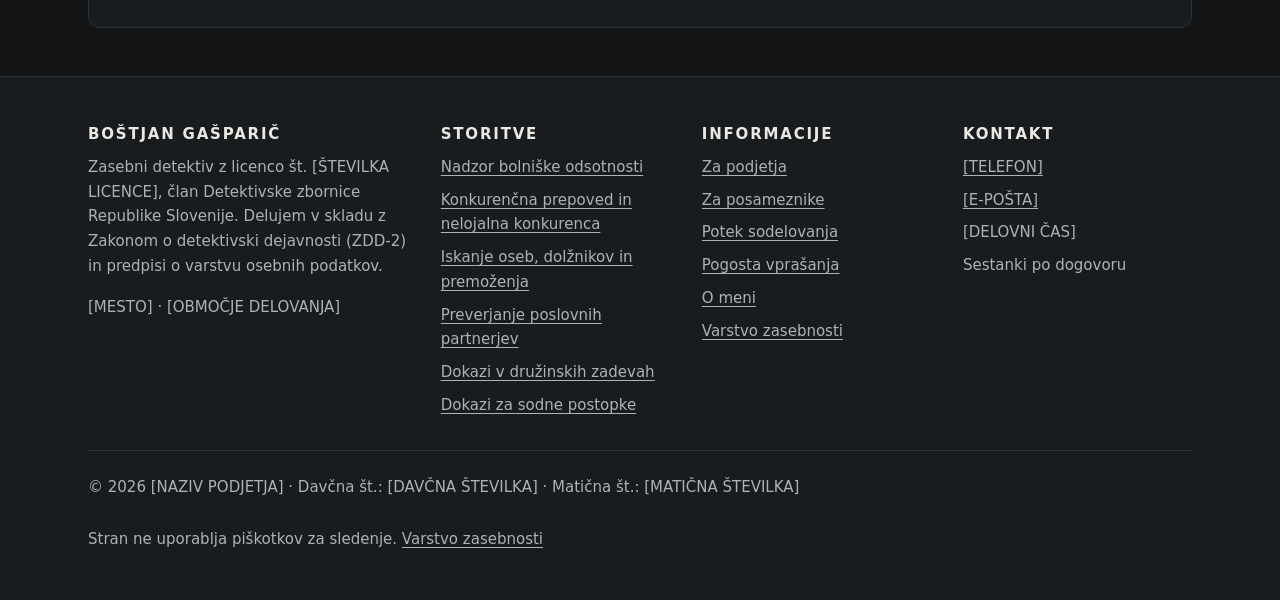
<file: za-podjetja.html>
<!DOCTYPE html>
<html lang="sl">
<head>
<meta charset="utf-8">
<meta name="viewport" content="width=device-width, initial-scale=1">
<title>Detektiv za podjetja, odvetnike in zavarovalnice | Boštjan Gašparič</title>
<meta name="description" content="Detektivske storitve za podjetja: nadzor bolniške odsotnosti, konkurenčna prepoved, preverjanje partnerjev, dokazi za delovne in gospodarske spore. Pogodba, poročilo, pričanje.">
<meta name="robots" content="index, follow">
<link rel="canonical" href="https://[DOMENA]/za-podjetja.html">
<meta name="theme-color" content="#121416">
<!-- Open Graph -->
<meta property="og:type" content="website">
<meta property="og:locale" content="sl_SI">
<meta property="og:site_name" content="Boštjan Gašparič – zasebni detektiv">
<meta property="og:title" content="Detektiv za podjetja, odvetnike in zavarovalnice | Boštjan Gašparič">
<meta property="og:description" content="Detektivske storitve za podjetja: nadzor bolniške odsotnosti, konkurenčna prepoved, preverjanje partnerjev, dokazi za delovne in gospodarske spore. Pogodba, poročilo, pričanje.">
<meta property="og:url" content="https://[DOMENA]/za-podjetja.html">
<meta property="og:image" content="https://[DOMENA]/img/og-slika.jpg">
<meta name="twitter:card" content="summary_large_image">
<link rel="icon" href="img/favicon.svg" type="image/svg+xml">
<link rel="stylesheet" href="css/style.css">
<script>document.documentElement.classList.add('js');</script>
<script src="js/main.js" defer></script>
<script type="application/ld+json">
{
  "@context": "https://schema.org",
  "@type": "BreadcrumbList",
  "itemListElement": [
    {
      "@type": "ListItem",
      "position": 1,
      "name": "Domov",
      "item": "https://[DOMENA]/"
    },
    {
      "@type": "ListItem",
      "position": 2,
      "name": "Za podjetja",
      "item": "https://[DOMENA]/za-podjetja.html"
    }
  ]
}
</script>
</head>
<body>
<a class="skip-link" href="#vsebina">Skoči na vsebino</a>

<!-- ===== SKUPNA GLAVA (enaka na vseh straneh) ===== -->
<header class="site-header">
  <div class="container site-header__inner">
    <a class="brand" href="index.html">
      <span class="brand__name">Boštjan Gašparič</span>
      <span class="brand__meta">Zasebni detektiv · licenca št. [ŠTEVILKA LICENCE]</span>
    </a>
    <button class="nav-toggle" type="button" aria-expanded="false" aria-controls="site-nav">
      <span class="nav-toggle__icon" aria-hidden="true"></span>
      <span class="nav-toggle__label">Meni</span>
    </button>
    <nav id="site-nav" class="site-nav" aria-label="Glavni meni">
      <ul>
        <li><a href="za-podjetja.html" aria-current="page">Za podjetja</a></li>
        <li><a href="za-posameznike.html">Za posameznike</a></li>
        <li><a href="index.html#storitve">Storitve</a></li>
        <li><a href="postopek.html">Postopek</a></li>
        <li><a href="vprasanja.html">Vprašanja</a></li>
        <li><a href="o-meni.html">O meni</a></li>
        <li class="nav-cta"><a class="btn btn--primary" href="kontakt.html">Kontakt</a></li>
      </ul>
    </nav>
  </div>
</header>
<!-- ===== /SKUPNA GLAVA ===== -->

<main id="vsebina">

<nav class="breadcrumb container" aria-label="Drobtine"><ol><li><a href="index.html">Domov</a></li><li aria-current="page">Za podjetja</li></ol></nav>

<!-- REŠUJE VRZEL #4 – ločen nagovor podjetij, odvetnikov in zavarovalnic -->
<header class="page-head">
  <div class="container">
    <span class="eyebrow">Za podjetja, odvetnike in zavarovalnice</span>
    <h1>Dokazi, ki zdržijo v delovnem in gospodarskem sporu</h1>
    <p class="lead">Ko sum stane denar, ugled ali zaupanje v ekipi, potrebujete dejstva, ki jih je mogoče uporabiti – v disciplinskem postopku, pri odpovedi pogodbe ali na sodišču.</p>
  </div>
</header>

<section class="section">
  <div class="container">
    <div class="section__head">
      <h2>Primeri, s katerimi se obračajo podjetja</h2>
    </div>
    <div class="grid grid--3">
      <article class="card card--link"><h3>Nadzor bolniške odsotnosti</h3><p>Preverim, ali zaposleni med bolniško odsotnostjo spoštuje navodila zdravnika – zakonito in z dokazi, uporabnimi v delovnem sporu.</p><a class="card__link" href="storitve/bolniska-odsotnost.html">Več<span class="visually-hidden"> o storitvi Nadzor bolniške odsotnosti</span> →</a></article>
      <article class="card card--link"><h3>Konkurenčna prepoved in nelojalna konkurenca</h3><p>Zberem dejstva o kršitvah konkurenčne klavzule, odtekanju strank in zlorabi poslovnih skrivnosti.</p><a class="card__link" href="storitve/nelojalna-konkurenca.html">Več<span class="visually-hidden"> o storitvi Konkurenčna prepoved in nelojalna konkurenca</span> →</a></article>
      <article class="card card--link"><h3>Preverjanje poslovnih partnerjev</h3><p>Preden podpišete pogodbo ali nakažete predujem, preverim, kdo v resnici stoji za podjetjem.</p><a class="card__link" href="storitve/preverjanje-poslovnih-partnerjev.html">Več<span class="visually-hidden"> o storitvi Preverjanje poslovnih partnerjev</span> →</a></article>
      <article class="card card--link"><h3>Iskanje oseb, dolžnikov in premoženja</h3><p>Ugotovim naslov, zaposlitev in premoženje dolžnika ali poiščem osebo, s katero ste izgubili stik.</p><a class="card__link" href="storitve/iskanje-oseb-in-premozenja.html">Več<span class="visually-hidden"> o storitvi Iskanje oseb, dolžnikov in premoženja</span> →</a></article>
      <article class="card card--link"><h3>Dokazi za sodne postopke</h3><p>Za odvetnike in zavarovalnice: preverjanje navedb, iskanje prič in poročila, pripravljena za dokazni postopek.</p><a class="card__link" href="storitve/dokazi-za-sodne-postopke.html">Več<span class="visually-hidden"> o storitvi Dokazi za sodne postopke</span> →</a></article>
      <article class="card"><h3>Druge zadeve</h3><p>Anonimna pisma, sumi kraje ali škode, disciplinske kršitve, vročanje pisanj po odredbi sodišča. Pokličite in opišite primer.</p></article>
    </div>
  </div>
</section>

<section class="section section--alt">
  <div class="container split">
    <div class="prose">
      <h2>Kako delam s podjetji</h2>
      <ul>
        <li><strong>Ena kontaktna oseba.</strong> Dogovarjam se z osebo, ki jo določite (direktor, kadrovska služba, pravnik), in z nikomer drugim.</li>
        <li><strong>Pogodba in pisno pooblastilo.</strong> Namen in obseg naloge sta zapisana, kot zahteva ZDD-2. To je tudi vaša zaščita, če bo zaposleni postopek izpodbijal.</li>
        <li><strong>Poročilo za postopek.</strong> Kronološko, z datumi, urami in fotodokumentacijo. Pripravljeno tako, da ga lahko priložite odpovedi ali tožbi.</li>
        <li><strong>Pričanje.</strong> Če bo potrebno, o svojih ugotovitvah pričam pred sodiščem.</li>
        <li><strong>Računi na podjetje.</strong> [DDV: zavezanec / ni zavezanec za DDV]; plačilo po predračunu ali po opravljeni nalogi, kot se dogovoriva.</li>
      </ul>
    </div>
    <div class="prose">
      <h2>Za odvetniške pisarne</h2>
      <p>Z odvetniki sodelujem pri preverjanju navedb nasprotne stranke, iskanju prič in naslovov ter dokumentiranju dejanskega stanja. Navodila lahko dobim neposredno od vas, poročilo pa pripravim v obliki, ki vam ustreza za dokazni predlog.</p>
      <h2>Za zavarovalnice</h2>
      <p>Pri sumu zavarovalniške goljufije preverim, ali se navedbe o škodnem dogodku ali poškodbi ujemajo z dejanskim stanjem – z opazovanjem na javnih krajih, poizvedbami in pogovori s pričami.</p>
    </div>
  </div>
</section>

<section class="section">
  <div class="container">
    <div class="section__head">
      <h2>Zakonske meje, ki varujejo tudi vas</h2>
      <p>Delodajalec ima pravico preveriti sum kršitve, zaposleni pa pravico do zasebnosti. Dokazi, zbrani mimo zakona, so v delovnem sporu lahko izločeni.</p>
    </div>

    <div class="legal-grid">
      <div class="legal-box legal-box--yes">
        <h3>Kaj zakon detektivu dovoljuje</h3>
        <ul>
          <li>zbiranje podatkov iz javno dostopnih virov in javnih registrov,</li>
          <li>pridobivanje podatkov iz uradnih evidenc, do katerih ima detektiv po zakonu dostop,</li>
          <li>pogovore z osebami, ki podatke dajo prostovoljno,</li>
          <li>opazovanje na javnih krajih in fotografiranje tega, kar je vidno z javnega mesta,</li>
          <li>pisno poročilo s fotodokumentacijo in pričanje pred sodiščem.</li>
        </ul>
      </div>
      <div class="legal-box legal-box--no">
        <h3>Česa ne počnem – nikoli</h3>
        <ul>
          <li>prisluškovanja, snemanja pogovorov brez soglasja ali branja tujih sporočil,</li>
          <li>vdiranja v telefone, računalnike, e-pošto ali račune na družbenih omrežjih,</li>
          <li>skrivnega nameščanja sledilnih naprav,</li>
          <li>vstopanja ali snemanja v stanovanjih in drugih zasebnih prostorih,</li>
          <li>pridobivanja podatkov s pretvezo ali izdajanja za uradno osebo.</li>
        </ul>
      </div>
    </div>
    <p class="note small">Besedilo je splošna informacija o tem, kako delam, in ne nadomešča pravnega nasveta. Za presojo vašega primera se posvetujte tudi z odvetnikom.</p>
  </div>
</section>

<!-- Ponovljen poziv k dejanju: diskreten kontakt (REŠUJE VRZEL #5) -->
<section class="section section--tight cta-band" aria-labelledby="cta-naslov">
  <div class="container">
    <div class="cta-band__inner">
      <h2 id="cta-naslov">Opišite, kaj se dogaja. Povem vam, ali in kako lahko pomagam.</h2>
      <p>Prvi pogovor vas ne zavezuje. Če presodim, da vam preiskava ne bo koristila ali da zahtevani podatki niso zakonito dosegljivi, vam to povem takoj.</p>
      <div class="btn-row">
        <a class="btn btn--primary" href="tel:[TELEFON-MEDNARODNO]">Pokličite [TELEFON]</a>
        <a class="btn btn--ghost" href="kontakt.html">Pošljite zaupno sporočilo</a>
      </div>
    </div>
  </div>
</section>
</main>

<!-- ===== SKUPNA NOGA (enaka na vseh straneh) ===== -->
<footer class="site-footer">
  <div class="container">
    <div class="footer-grid">
      <div>
        <h2>Boštjan Gašparič</h2>
        <p>Zasebni detektiv z licenco št. [ŠTEVILKA LICENCE], član Detektivske zbornice Republike Slovenije. Delujem v skladu z Zakonom o detektivski dejavnosti (ZDD-2) in predpisi o varstvu osebnih podatkov.</p>
        <p>[MESTO] · [OBMOČJE DELOVANJA]</p>
      </div>
      <nav aria-label="Storitve">
        <h2>Storitve</h2>
        <ul>
          <li><a href="storitve/bolniska-odsotnost.html">Nadzor bolniške odsotnosti</a></li>
          <li><a href="storitve/nelojalna-konkurenca.html">Konkurenčna prepoved in nelojalna konkurenca</a></li>
          <li><a href="storitve/iskanje-oseb-in-premozenja.html">Iskanje oseb, dolžnikov in premoženja</a></li>
          <li><a href="storitve/preverjanje-poslovnih-partnerjev.html">Preverjanje poslovnih partnerjev</a></li>
          <li><a href="storitve/druzinske-zadeve.html">Dokazi v družinskih zadevah</a></li>
          <li><a href="storitve/dokazi-za-sodne-postopke.html">Dokazi za sodne postopke</a></li>
        </ul>
      </nav>
      <nav aria-label="Informacije">
        <h2>Informacije</h2>
        <ul>
          <li><a href="za-podjetja.html">Za podjetja</a></li>
          <li><a href="za-posameznike.html">Za posameznike</a></li>
          <li><a href="postopek.html">Potek sodelovanja</a></li>
          <li><a href="vprasanja.html">Pogosta vprašanja</a></li>
          <li><a href="o-meni.html">O meni</a></li>
          <li><a href="zasebnost.html">Varstvo zasebnosti</a></li>
        </ul>
      </nav>
      <div>
        <h2>Kontakt</h2>
        <ul>
          <li><a href="tel:[TELEFON-MEDNARODNO]">[TELEFON]</a></li>
          <li><a href="mailto:[E-POŠTA]">[E-POŠTA]</a></li>
          <li>[DELOVNI ČAS]</li>
          <li>Sestanki po dogovoru</li>
        </ul>
      </div>
    </div>
    <div class="footer-bottom">
      <p>© <span data-year>2026</span> [NAZIV PODJETJA] · Davčna št.: [DAVČNA ŠTEVILKA] · Matična št.: [MATIČNA ŠTEVILKA]</p>
      <p>Stran ne uporablja piškotkov za sledenje. <a href="zasebnost.html">Varstvo zasebnosti</a></p>
    </div>
  </div>
</footer>

<!-- Gumb za klic – vedno viden na telefonu (na računalniku skrit) -->
<div class="call-bar" role="region" aria-label="Hitri kontakt">
  <a class="call-bar__call" href="tel:[TELEFON-MEDNARODNO]"><svg viewBox="0 0 24 24" aria-hidden="true" fill="none" stroke="currentColor" stroke-width="2"><path d="M22 16.9v3a2 2 0 0 1-2.2 2 19.8 19.8 0 0 1-8.6-3.1 19.5 19.5 0 0 1-6-6A19.8 19.8 0 0 1 2.1 4.2 2 2 0 0 1 4.1 2h3a2 2 0 0 1 2 1.7c.1.9.4 1.8.7 2.7a2 2 0 0 1-.5 2.1L8 9.8a16 16 0 0 0 6 6l1.3-1.3a2 2 0 0 1 2.1-.4c.9.3 1.8.6 2.7.7a2 2 0 0 1 1.7 2z"/></svg><span>Pokliči</span></a>
  <a class="call-bar__write" href="kontakt.html"><svg viewBox="0 0 24 24" aria-hidden="true" fill="none" stroke="currentColor" stroke-width="2"><rect x="2" y="4" width="20" height="16" rx="2"/><path d="m22 6-10 7L2 6"/></svg><span>Pišite</span></a>
</div>
<!-- ===== /SKUPNA NOGA ===== -->
</body>
</html>
</file>
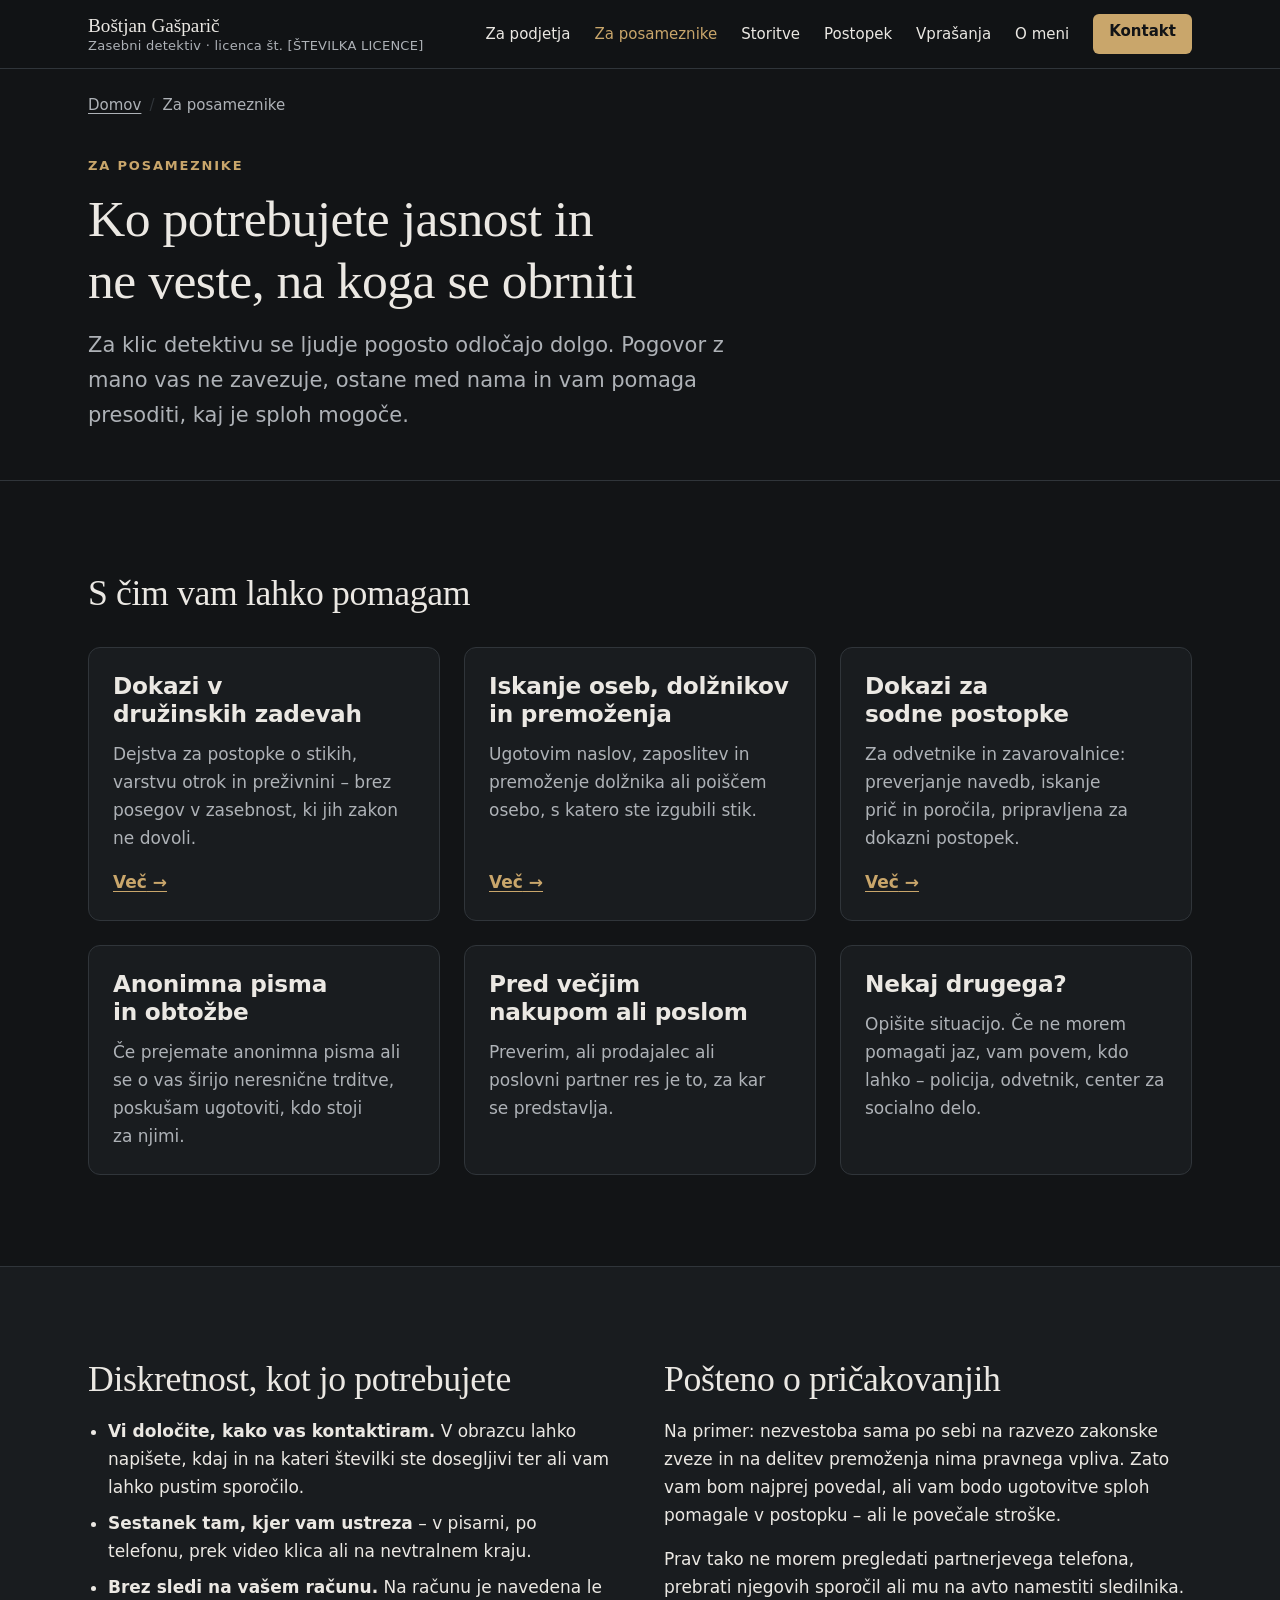
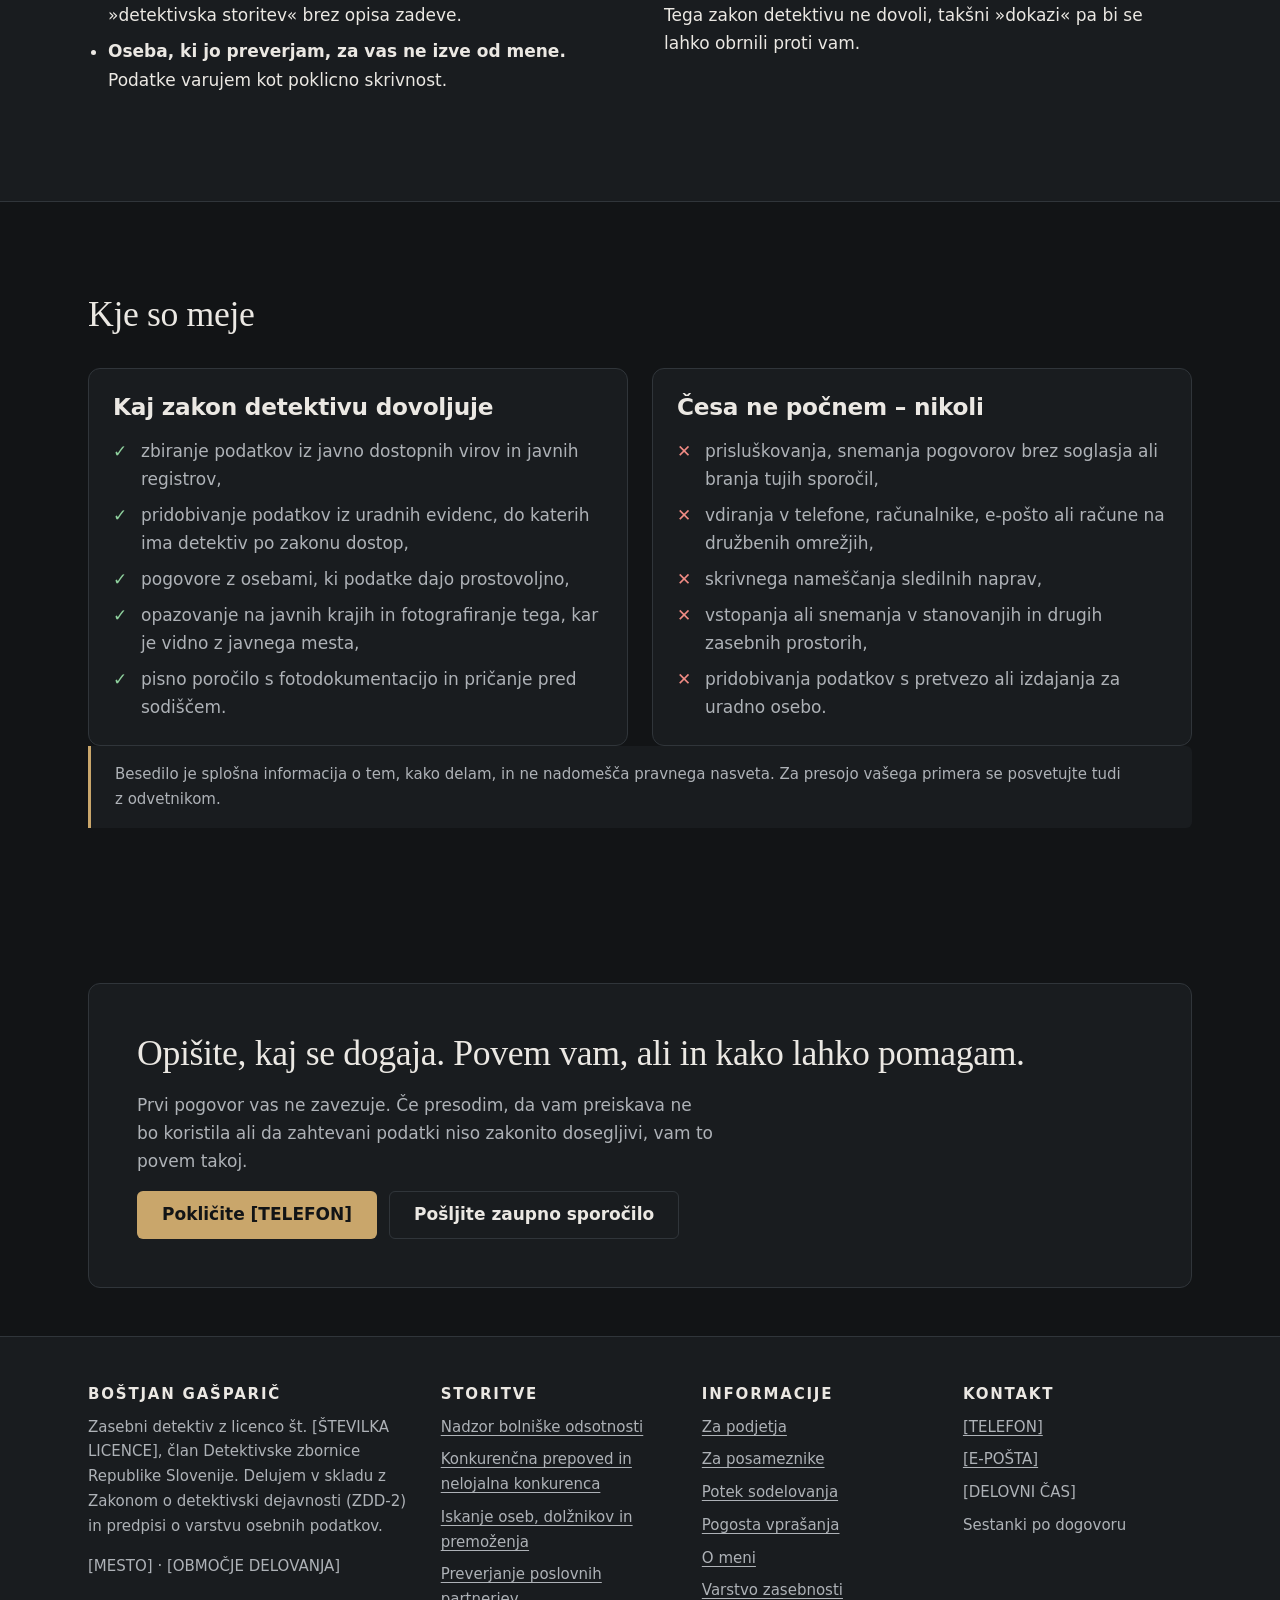
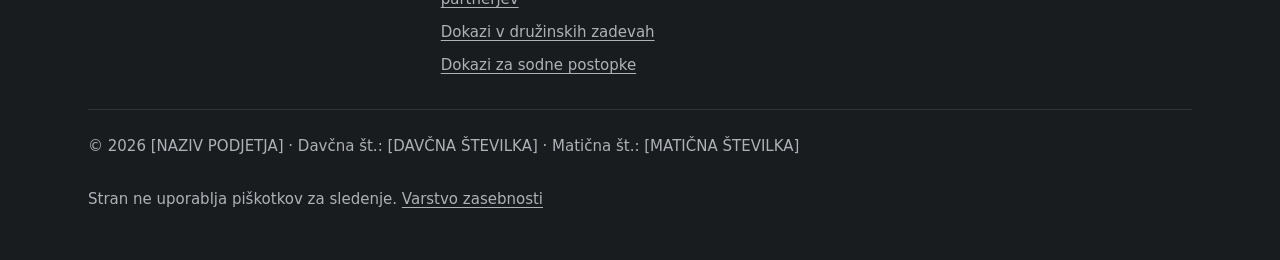
<file: za-posameznike.html>
<!DOCTYPE html>
<html lang="sl">
<head>
<meta charset="utf-8">
<meta name="viewport" content="width=device-width, initial-scale=1">
<title>Zasebni detektiv za posameznike – diskretno | Boštjan Gašparič</title>
<meta name="description" content="Pomoč posameznikom: dokazi za postopke o stikih in preživnini, iskanje dolžnikov in oseb, anonimna pisma. Diskreten prvi pogovor, ki vas ne zavezuje.">
<meta name="robots" content="index, follow">
<link rel="canonical" href="https://[DOMENA]/za-posameznike.html">
<meta name="theme-color" content="#121416">
<!-- Open Graph -->
<meta property="og:type" content="website">
<meta property="og:locale" content="sl_SI">
<meta property="og:site_name" content="Boštjan Gašparič – zasebni detektiv">
<meta property="og:title" content="Zasebni detektiv za posameznike – diskretno | Boštjan Gašparič">
<meta property="og:description" content="Pomoč posameznikom: dokazi za postopke o stikih in preživnini, iskanje dolžnikov in oseb, anonimna pisma. Diskreten prvi pogovor, ki vas ne zavezuje.">
<meta property="og:url" content="https://[DOMENA]/za-posameznike.html">
<meta property="og:image" content="https://[DOMENA]/img/og-slika.jpg">
<meta name="twitter:card" content="summary_large_image">
<link rel="icon" href="img/favicon.svg" type="image/svg+xml">
<link rel="stylesheet" href="css/style.css">
<script>document.documentElement.classList.add('js');</script>
<script src="js/main.js" defer></script>
<script type="application/ld+json">
{
  "@context": "https://schema.org",
  "@type": "BreadcrumbList",
  "itemListElement": [
    {
      "@type": "ListItem",
      "position": 1,
      "name": "Domov",
      "item": "https://[DOMENA]/"
    },
    {
      "@type": "ListItem",
      "position": 2,
      "name": "Za posameznike",
      "item": "https://[DOMENA]/za-posameznike.html"
    }
  ]
}
</script>
</head>
<body>
<a class="skip-link" href="#vsebina">Skoči na vsebino</a>

<!-- ===== SKUPNA GLAVA (enaka na vseh straneh) ===== -->
<header class="site-header">
  <div class="container site-header__inner">
    <a class="brand" href="index.html">
      <span class="brand__name">Boštjan Gašparič</span>
      <span class="brand__meta">Zasebni detektiv · licenca št. [ŠTEVILKA LICENCE]</span>
    </a>
    <button class="nav-toggle" type="button" aria-expanded="false" aria-controls="site-nav">
      <span class="nav-toggle__icon" aria-hidden="true"></span>
      <span class="nav-toggle__label">Meni</span>
    </button>
    <nav id="site-nav" class="site-nav" aria-label="Glavni meni">
      <ul>
        <li><a href="za-podjetja.html">Za podjetja</a></li>
        <li><a href="za-posameznike.html" aria-current="page">Za posameznike</a></li>
        <li><a href="index.html#storitve">Storitve</a></li>
        <li><a href="postopek.html">Postopek</a></li>
        <li><a href="vprasanja.html">Vprašanja</a></li>
        <li><a href="o-meni.html">O meni</a></li>
        <li class="nav-cta"><a class="btn btn--primary" href="kontakt.html">Kontakt</a></li>
      </ul>
    </nav>
  </div>
</header>
<!-- ===== /SKUPNA GLAVA ===== -->

<main id="vsebina">

<nav class="breadcrumb container" aria-label="Drobtine"><ol><li><a href="index.html">Domov</a></li><li aria-current="page">Za posameznike</li></ol></nav>

<!-- REŠUJE VRZEL #4 – ločen, bolj oseben nagovor posameznikov -->
<header class="page-head">
  <div class="container">
    <span class="eyebrow">Za posameznike</span>
    <h1>Ko potrebujete jasnost in ne veste, na koga se obrniti</h1>
    <p class="lead">Za klic detektivu se ljudje pogosto odločajo dolgo. Pogovor z mano vas ne zavezuje, ostane med nama in vam pomaga presoditi, kaj je sploh mogoče.</p>
  </div>
</header>

<section class="section">
  <div class="container">
    <div class="section__head">
      <h2>S čim vam lahko pomagam</h2>
    </div>
    <div class="grid grid--3">
      <article class="card card--link"><h3>Dokazi v družinskih zadevah</h3><p>Dejstva za postopke o stikih, varstvu otrok in preživnini – brez posegov v zasebnost, ki jih zakon ne dovoli.</p><a class="card__link" href="storitve/druzinske-zadeve.html">Več<span class="visually-hidden"> o storitvi Dokazi v družinskih zadevah</span> →</a></article>
      <article class="card card--link"><h3>Iskanje oseb, dolžnikov in premoženja</h3><p>Ugotovim naslov, zaposlitev in premoženje dolžnika ali poiščem osebo, s katero ste izgubili stik.</p><a class="card__link" href="storitve/iskanje-oseb-in-premozenja.html">Več<span class="visually-hidden"> o storitvi Iskanje oseb, dolžnikov in premoženja</span> →</a></article>
      <article class="card card--link"><h3>Dokazi za sodne postopke</h3><p>Za odvetnike in zavarovalnice: preverjanje navedb, iskanje prič in poročila, pripravljena za dokazni postopek.</p><a class="card__link" href="storitve/dokazi-za-sodne-postopke.html">Več<span class="visually-hidden"> o storitvi Dokazi za sodne postopke</span> →</a></article>
      <article class="card"><h3>Anonimna pisma in obtožbe</h3><p>Če prejemate anonimna pisma ali se o vas širijo neresnične trditve, poskušam ugotoviti, kdo stoji za njimi.</p></article>
      <article class="card"><h3>Pred večjim nakupom ali poslom</h3><p>Preverim, ali prodajalec ali poslovni partner res je to, za kar se predstavlja.</p></article>
      <article class="card"><h3>Nekaj drugega?</h3><p>Opišite situacijo. Če ne morem pomagati jaz, vam povem, kdo lahko – policija, odvetnik, center za socialno delo.</p></article>
    </div>
  </div>
</section>

<section class="section section--alt">
  <div class="container split">
    <div class="prose">
      <h2>Diskretnost, kot jo potrebujete</h2>
      <ul>
        <li><strong>Vi določite, kako vas kontaktiram.</strong> V obrazcu lahko napišete, kdaj in na kateri številki ste dosegljivi ter ali vam lahko pustim sporočilo.</li>
        <li><strong>Sestanek tam, kjer vam ustreza</strong> – v pisarni, po telefonu, prek video klica ali na nevtralnem kraju.</li>
        <li><strong>Brez sledi na vašem računu.</strong> Na računu je navedena le »detektivska storitev« brez opisa zadeve.</li>
        <li><strong>Oseba, ki jo preverjam, za vas ne izve od mene.</strong> Podatke varujem kot poklicno skrivnost.</li>
      </ul>
    </div>
    <div class="prose">
      <h2>Pošteno o pričakovanjih</h2>
      <p>Na primer: nezvestoba sama po sebi na razvezo zakonske zveze in na delitev premoženja nima pravnega vpliva. Zato vam bom najprej povedal, ali vam bodo ugotovitve sploh pomagale v postopku – ali le povečale stroške.</p>
      <p>Prav tako ne morem pregledati partnerjevega telefona, prebrati njegovih sporočil ali mu na avto namestiti sledilnika. Tega zakon detektivu ne dovoli, takšni »dokazi« pa bi se lahko obrnili proti vam.</p>
    </div>
  </div>
</section>

<section class="section">
  <div class="container">
    <div class="section__head"><h2>Kje so meje</h2></div>

    <div class="legal-grid">
      <div class="legal-box legal-box--yes">
        <h3>Kaj zakon detektivu dovoljuje</h3>
        <ul>
          <li>zbiranje podatkov iz javno dostopnih virov in javnih registrov,</li>
          <li>pridobivanje podatkov iz uradnih evidenc, do katerih ima detektiv po zakonu dostop,</li>
          <li>pogovore z osebami, ki podatke dajo prostovoljno,</li>
          <li>opazovanje na javnih krajih in fotografiranje tega, kar je vidno z javnega mesta,</li>
          <li>pisno poročilo s fotodokumentacijo in pričanje pred sodiščem.</li>
        </ul>
      </div>
      <div class="legal-box legal-box--no">
        <h3>Česa ne počnem – nikoli</h3>
        <ul>
          <li>prisluškovanja, snemanja pogovorov brez soglasja ali branja tujih sporočil,</li>
          <li>vdiranja v telefone, računalnike, e-pošto ali račune na družbenih omrežjih,</li>
          <li>skrivnega nameščanja sledilnih naprav,</li>
          <li>vstopanja ali snemanja v stanovanjih in drugih zasebnih prostorih,</li>
          <li>pridobivanja podatkov s pretvezo ali izdajanja za uradno osebo.</li>
        </ul>
      </div>
    </div>
    <p class="note small">Besedilo je splošna informacija o tem, kako delam, in ne nadomešča pravnega nasveta. Za presojo vašega primera se posvetujte tudi z odvetnikom.</p>
  </div>
</section>

<!-- Ponovljen poziv k dejanju: diskreten kontakt (REŠUJE VRZEL #5) -->
<section class="section section--tight cta-band" aria-labelledby="cta-naslov">
  <div class="container">
    <div class="cta-band__inner">
      <h2 id="cta-naslov">Opišite, kaj se dogaja. Povem vam, ali in kako lahko pomagam.</h2>
      <p>Prvi pogovor vas ne zavezuje. Če presodim, da vam preiskava ne bo koristila ali da zahtevani podatki niso zakonito dosegljivi, vam to povem takoj.</p>
      <div class="btn-row">
        <a class="btn btn--primary" href="tel:[TELEFON-MEDNARODNO]">Pokličite [TELEFON]</a>
        <a class="btn btn--ghost" href="kontakt.html">Pošljite zaupno sporočilo</a>
      </div>
    </div>
  </div>
</section>
</main>

<!-- ===== SKUPNA NOGA (enaka na vseh straneh) ===== -->
<footer class="site-footer">
  <div class="container">
    <div class="footer-grid">
      <div>
        <h2>Boštjan Gašparič</h2>
        <p>Zasebni detektiv z licenco št. [ŠTEVILKA LICENCE], član Detektivske zbornice Republike Slovenije. Delujem v skladu z Zakonom o detektivski dejavnosti (ZDD-2) in predpisi o varstvu osebnih podatkov.</p>
        <p>[MESTO] · [OBMOČJE DELOVANJA]</p>
      </div>
      <nav aria-label="Storitve">
        <h2>Storitve</h2>
        <ul>
          <li><a href="storitve/bolniska-odsotnost.html">Nadzor bolniške odsotnosti</a></li>
          <li><a href="storitve/nelojalna-konkurenca.html">Konkurenčna prepoved in nelojalna konkurenca</a></li>
          <li><a href="storitve/iskanje-oseb-in-premozenja.html">Iskanje oseb, dolžnikov in premoženja</a></li>
          <li><a href="storitve/preverjanje-poslovnih-partnerjev.html">Preverjanje poslovnih partnerjev</a></li>
          <li><a href="storitve/druzinske-zadeve.html">Dokazi v družinskih zadevah</a></li>
          <li><a href="storitve/dokazi-za-sodne-postopke.html">Dokazi za sodne postopke</a></li>
        </ul>
      </nav>
      <nav aria-label="Informacije">
        <h2>Informacije</h2>
        <ul>
          <li><a href="za-podjetja.html">Za podjetja</a></li>
          <li><a href="za-posameznike.html">Za posameznike</a></li>
          <li><a href="postopek.html">Potek sodelovanja</a></li>
          <li><a href="vprasanja.html">Pogosta vprašanja</a></li>
          <li><a href="o-meni.html">O meni</a></li>
          <li><a href="zasebnost.html">Varstvo zasebnosti</a></li>
        </ul>
      </nav>
      <div>
        <h2>Kontakt</h2>
        <ul>
          <li><a href="tel:[TELEFON-MEDNARODNO]">[TELEFON]</a></li>
          <li><a href="mailto:[E-POŠTA]">[E-POŠTA]</a></li>
          <li>[DELOVNI ČAS]</li>
          <li>Sestanki po dogovoru</li>
        </ul>
      </div>
    </div>
    <div class="footer-bottom">
      <p>© <span data-year>2026</span> [NAZIV PODJETJA] · Davčna št.: [DAVČNA ŠTEVILKA] · Matična št.: [MATIČNA ŠTEVILKA]</p>
      <p>Stran ne uporablja piškotkov za sledenje. <a href="zasebnost.html">Varstvo zasebnosti</a></p>
    </div>
  </div>
</footer>

<!-- Gumb za klic – vedno viden na telefonu (na računalniku skrit) -->
<div class="call-bar" role="region" aria-label="Hitri kontakt">
  <a class="call-bar__call" href="tel:[TELEFON-MEDNARODNO]"><svg viewBox="0 0 24 24" aria-hidden="true" fill="none" stroke="currentColor" stroke-width="2"><path d="M22 16.9v3a2 2 0 0 1-2.2 2 19.8 19.8 0 0 1-8.6-3.1 19.5 19.5 0 0 1-6-6A19.8 19.8 0 0 1 2.1 4.2 2 2 0 0 1 4.1 2h3a2 2 0 0 1 2 1.7c.1.9.4 1.8.7 2.7a2 2 0 0 1-.5 2.1L8 9.8a16 16 0 0 0 6 6l1.3-1.3a2 2 0 0 1 2.1-.4c.9.3 1.8.6 2.7.7a2 2 0 0 1 1.7 2z"/></svg><span>Pokliči</span></a>
  <a class="call-bar__write" href="kontakt.html"><svg viewBox="0 0 24 24" aria-hidden="true" fill="none" stroke="currentColor" stroke-width="2"><rect x="2" y="4" width="20" height="16" rx="2"/><path d="m22 6-10 7L2 6"/></svg><span>Pišite</span></a>
</div>
<!-- ===== /SKUPNA NOGA ===== -->
</body>
</html>
</file>
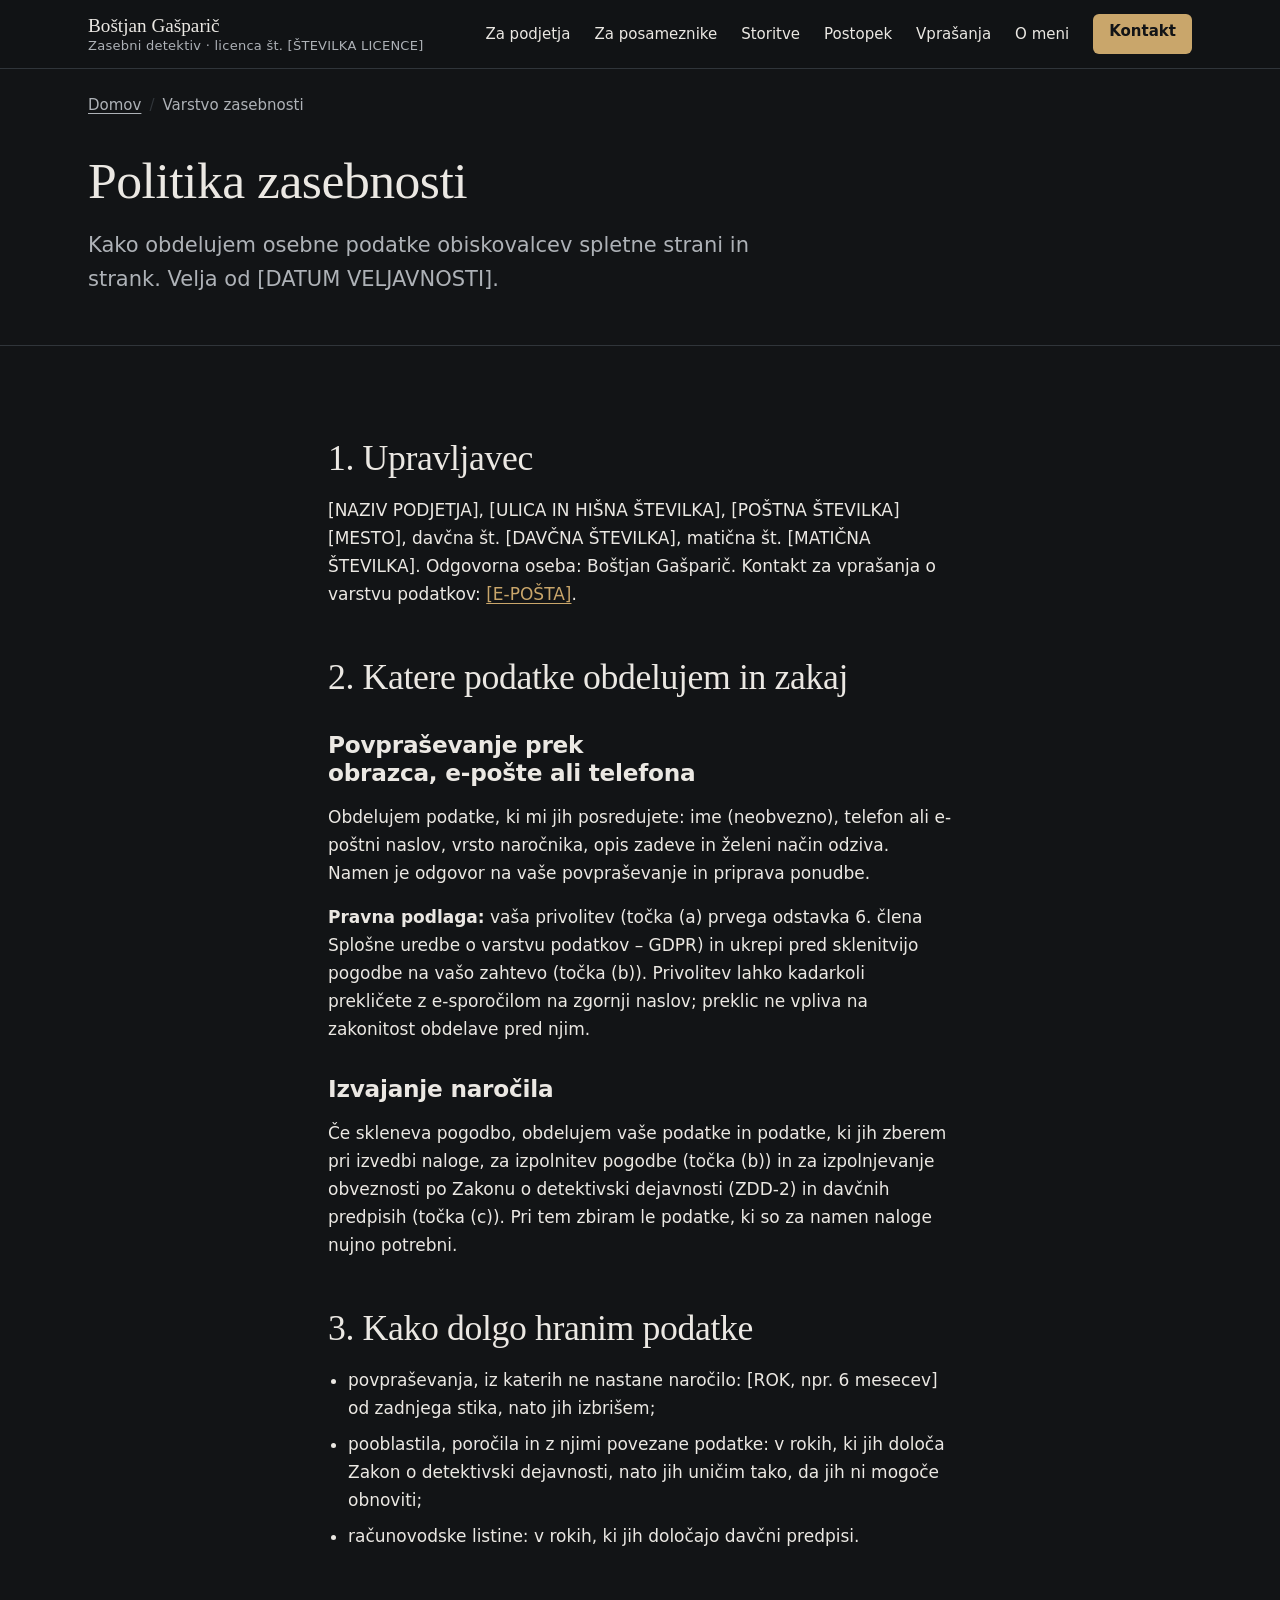
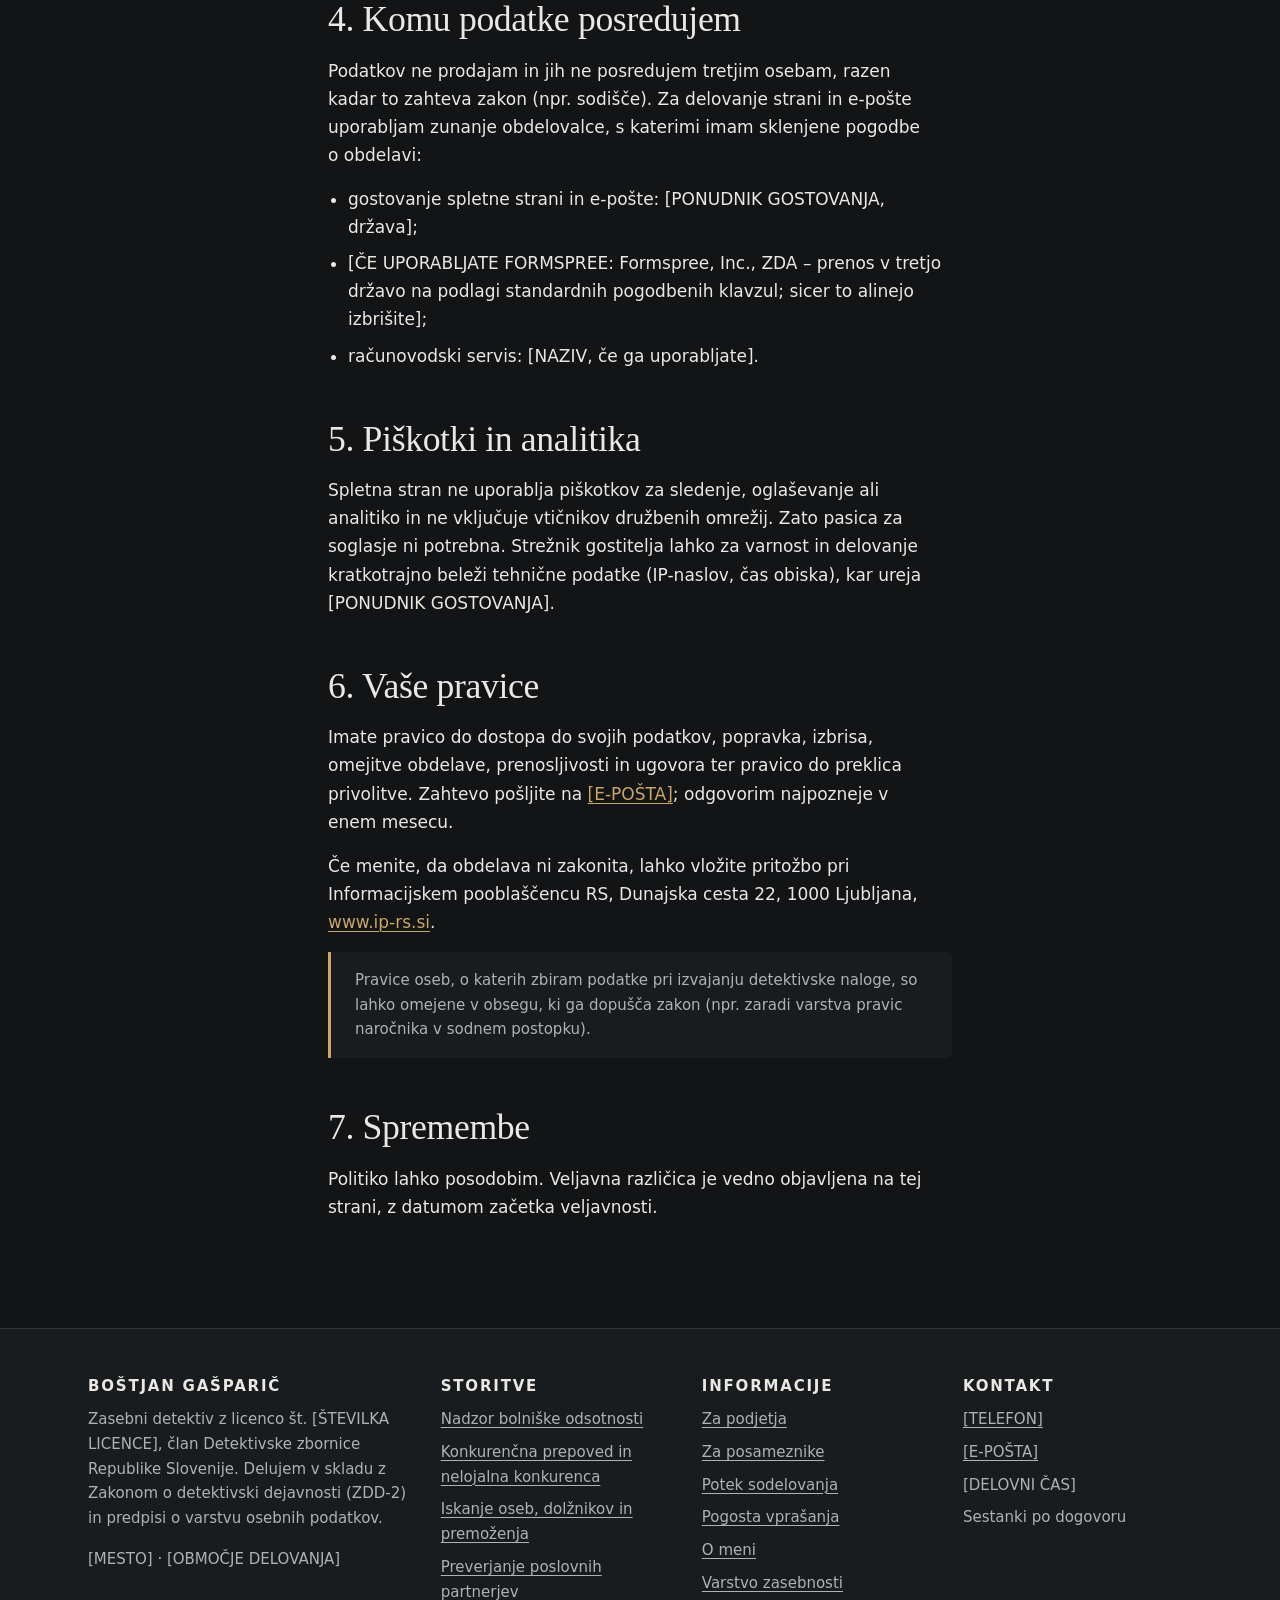
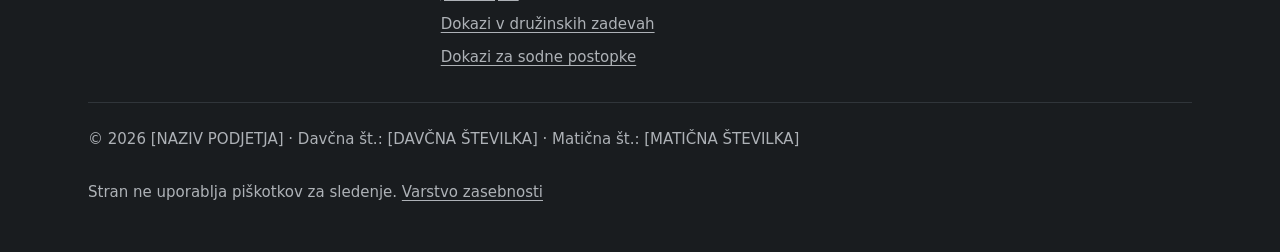
<file: zasebnost.html>
<!DOCTYPE html>
<html lang="sl">
<head>
<meta charset="utf-8">
<meta name="viewport" content="width=device-width, initial-scale=1">
<title>Politika zasebnosti (GDPR) | Boštjan Gašparič, zasebni detektiv</title>
<meta name="description" content="Kako zasebni detektiv Boštjan Gašparič obdeluje osebne podatke: namen, pravna podlaga, roki hrambe, obdelovalci in vaše pravice po GDPR.">
<meta name="robots" content="index, follow">
<link rel="canonical" href="https://[DOMENA]/zasebnost.html">
<meta name="theme-color" content="#121416">
<!-- Open Graph -->
<meta property="og:type" content="website">
<meta property="og:locale" content="sl_SI">
<meta property="og:site_name" content="Boštjan Gašparič – zasebni detektiv">
<meta property="og:title" content="Politika zasebnosti (GDPR) | Boštjan Gašparič, zasebni detektiv">
<meta property="og:description" content="Kako zasebni detektiv Boštjan Gašparič obdeluje osebne podatke: namen, pravna podlaga, roki hrambe, obdelovalci in vaše pravice po GDPR.">
<meta property="og:url" content="https://[DOMENA]/zasebnost.html">
<meta property="og:image" content="https://[DOMENA]/img/og-slika.jpg">
<meta name="twitter:card" content="summary_large_image">
<link rel="icon" href="img/favicon.svg" type="image/svg+xml">
<link rel="stylesheet" href="css/style.css">
<script>document.documentElement.classList.add('js');</script>
<script src="js/main.js" defer></script>
<script type="application/ld+json">
{
  "@context": "https://schema.org",
  "@type": "BreadcrumbList",
  "itemListElement": [
    {
      "@type": "ListItem",
      "position": 1,
      "name": "Domov",
      "item": "https://[DOMENA]/"
    },
    {
      "@type": "ListItem",
      "position": 2,
      "name": "Varstvo zasebnosti",
      "item": "https://[DOMENA]/zasebnost.html"
    }
  ]
}
</script>
</head>
<body>
<a class="skip-link" href="#vsebina">Skoči na vsebino</a>

<!-- ===== SKUPNA GLAVA (enaka na vseh straneh) ===== -->
<header class="site-header">
  <div class="container site-header__inner">
    <a class="brand" href="index.html">
      <span class="brand__name">Boštjan Gašparič</span>
      <span class="brand__meta">Zasebni detektiv · licenca št. [ŠTEVILKA LICENCE]</span>
    </a>
    <button class="nav-toggle" type="button" aria-expanded="false" aria-controls="site-nav">
      <span class="nav-toggle__icon" aria-hidden="true"></span>
      <span class="nav-toggle__label">Meni</span>
    </button>
    <nav id="site-nav" class="site-nav" aria-label="Glavni meni">
      <ul>
        <li><a href="za-podjetja.html">Za podjetja</a></li>
        <li><a href="za-posameznike.html">Za posameznike</a></li>
        <li><a href="index.html#storitve">Storitve</a></li>
        <li><a href="postopek.html">Postopek</a></li>
        <li><a href="vprasanja.html">Vprašanja</a></li>
        <li><a href="o-meni.html">O meni</a></li>
        <li class="nav-cta"><a class="btn btn--primary" href="kontakt.html">Kontakt</a></li>
      </ul>
    </nav>
  </div>
</header>
<!-- ===== /SKUPNA GLAVA ===== -->

<main id="vsebina">

<nav class="breadcrumb container" aria-label="Drobtine"><ol><li><a href="index.html">Domov</a></li><li aria-current="page">Varstvo zasebnosti</li></ol></nav>

<header class="page-head">
  <div class="container">
    <h1>Politika zasebnosti</h1>
    <p class="lead">Kako obdelujem osebne podatke obiskovalcev spletne strani in strank. Velja od [DATUM VELJAVNOSTI].</p>
  </div>
</header>
<section class="section">
  <div class="container prose">
    <h2>1. Upravljavec</h2>
    <p>[NAZIV PODJETJA], [ULICA IN HIŠNA ŠTEVILKA], [POŠTNA ŠTEVILKA] [MESTO], davčna št. [DAVČNA ŠTEVILKA], matična št. [MATIČNA ŠTEVILKA]. Odgovorna oseba: Boštjan Gašparič. Kontakt za vprašanja o varstvu podatkov: <a href="mailto:[E-POŠTA]">[E-POŠTA]</a>.</p>

    <h2>2. Katere podatke obdelujem in zakaj</h2>
    <h3>Povpraševanje prek obrazca, e-pošte ali telefona</h3>
    <p>Obdelujem podatke, ki mi jih posredujete: ime (neobvezno), telefon ali e-poštni naslov, vrsto naročnika, opis zadeve in želeni način odziva. Namen je odgovor na vaše povpraševanje in priprava ponudbe.</p>
    <p><strong>Pravna podlaga:</strong> vaša privolitev (točka (a) prvega odstavka 6. člena Splošne uredbe o varstvu podatkov – GDPR) in ukrepi pred sklenitvijo pogodbe na vašo zahtevo (točka (b)). Privolitev lahko kadarkoli prekličete z e-sporočilom na zgornji naslov; preklic ne vpliva na zakonitost obdelave pred njim.</p>

    <h3>Izvajanje naročila</h3>
    <p>Če skleneva pogodbo, obdelujem vaše podatke in podatke, ki jih zberem pri izvedbi naloge, za izpolnitev pogodbe (točka (b)) in za izpolnjevanje obveznosti po Zakonu o detektivski dejavnosti (ZDD-2) in davčnih predpisih (točka (c)). Pri tem zbiram le podatke, ki so za namen naloge nujno potrebni.</p>

    <h2>3. Kako dolgo hranim podatke</h2>
    <ul>
      <li>povpraševanja, iz katerih ne nastane naročilo: [ROK, npr. 6 mesecev] od zadnjega stika, nato jih izbrišem;</li>
      <li>pooblastila, poročila in z njimi povezane podatke: v rokih, ki jih določa Zakon o detektivski dejavnosti, nato jih uničim tako, da jih ni mogoče obnoviti;</li>
      <li>računovodske listine: v rokih, ki jih določajo davčni predpisi.</li>
    </ul>

    <h2>4. Komu podatke posredujem</h2>
    <p>Podatkov ne prodajam in jih ne posredujem tretjim osebam, razen kadar to zahteva zakon (npr. sodišče). Za delovanje strani in e-pošte uporabljam zunanje obdelovalce, s katerimi imam sklenjene pogodbe o obdelavi:</p>
    <ul>
      <li>gostovanje spletne strani in e-pošte: [PONUDNIK GOSTOVANJA, država];</li>
      <li>[ČE UPORABLJATE FORMSPREE: Formspree, Inc., ZDA – prenos v tretjo državo na podlagi standardnih pogodbenih klavzul; sicer to alinejo izbrišite];</li>
      <li>računovodski servis: [NAZIV, če ga uporabljate].</li>
    </ul>

    <h2>5. Piškotki in analitika</h2>
    <p>Spletna stran ne uporablja piškotkov za sledenje, oglaševanje ali analitiko in ne vključuje vtičnikov družbenih omrežij. Zato pasica za soglasje ni potrebna. Strežnik gostitelja lahko za varnost in delovanje kratkotrajno beleži tehnične podatke (IP-naslov, čas obiska), kar ureja [PONUDNIK GOSTOVANJA].</p>

    <h2>6. Vaše pravice</h2>
    <p>Imate pravico do dostopa do svojih podatkov, popravka, izbrisa, omejitve obdelave, prenosljivosti in ugovora ter pravico do preklica privolitve. Zahtevo pošljite na <a href="mailto:[E-POŠTA]">[E-POŠTA]</a>; odgovorim najpozneje v enem mesecu.</p>
    <p>Če menite, da obdelava ni zakonita, lahko vložite pritožbo pri Informacijskem pooblaščencu RS, Dunajska cesta 22, 1000 Ljubljana, <a href="https://www.ip-rs.si" rel="noopener">www.ip-rs.si</a>.</p>
    <p class="note small">Pravice oseb, o katerih zbiram podatke pri izvajanju detektivske naloge, so lahko omejene v obsegu, ki ga dopušča zakon (npr. zaradi varstva pravic naročnika v sodnem postopku).</p>

    <h2>7. Spremembe</h2>
    <p>Politiko lahko posodobim. Veljavna različica je vedno objavljena na tej strani, z datumom začetka veljavnosti.</p>
  </div>
</section>
</main>

<!-- ===== SKUPNA NOGA (enaka na vseh straneh) ===== -->
<footer class="site-footer">
  <div class="container">
    <div class="footer-grid">
      <div>
        <h2>Boštjan Gašparič</h2>
        <p>Zasebni detektiv z licenco št. [ŠTEVILKA LICENCE], član Detektivske zbornice Republike Slovenije. Delujem v skladu z Zakonom o detektivski dejavnosti (ZDD-2) in predpisi o varstvu osebnih podatkov.</p>
        <p>[MESTO] · [OBMOČJE DELOVANJA]</p>
      </div>
      <nav aria-label="Storitve">
        <h2>Storitve</h2>
        <ul>
          <li><a href="storitve/bolniska-odsotnost.html">Nadzor bolniške odsotnosti</a></li>
          <li><a href="storitve/nelojalna-konkurenca.html">Konkurenčna prepoved in nelojalna konkurenca</a></li>
          <li><a href="storitve/iskanje-oseb-in-premozenja.html">Iskanje oseb, dolžnikov in premoženja</a></li>
          <li><a href="storitve/preverjanje-poslovnih-partnerjev.html">Preverjanje poslovnih partnerjev</a></li>
          <li><a href="storitve/druzinske-zadeve.html">Dokazi v družinskih zadevah</a></li>
          <li><a href="storitve/dokazi-za-sodne-postopke.html">Dokazi za sodne postopke</a></li>
        </ul>
      </nav>
      <nav aria-label="Informacije">
        <h2>Informacije</h2>
        <ul>
          <li><a href="za-podjetja.html">Za podjetja</a></li>
          <li><a href="za-posameznike.html">Za posameznike</a></li>
          <li><a href="postopek.html">Potek sodelovanja</a></li>
          <li><a href="vprasanja.html">Pogosta vprašanja</a></li>
          <li><a href="o-meni.html">O meni</a></li>
          <li><a href="zasebnost.html">Varstvo zasebnosti</a></li>
        </ul>
      </nav>
      <div>
        <h2>Kontakt</h2>
        <ul>
          <li><a href="tel:[TELEFON-MEDNARODNO]">[TELEFON]</a></li>
          <li><a href="mailto:[E-POŠTA]">[E-POŠTA]</a></li>
          <li>[DELOVNI ČAS]</li>
          <li>Sestanki po dogovoru</li>
        </ul>
      </div>
    </div>
    <div class="footer-bottom">
      <p>© <span data-year>2026</span> [NAZIV PODJETJA] · Davčna št.: [DAVČNA ŠTEVILKA] · Matična št.: [MATIČNA ŠTEVILKA]</p>
      <p>Stran ne uporablja piškotkov za sledenje. <a href="zasebnost.html">Varstvo zasebnosti</a></p>
    </div>
  </div>
</footer>

<!-- Gumb za klic – vedno viden na telefonu (na računalniku skrit) -->
<div class="call-bar" role="region" aria-label="Hitri kontakt">
  <a class="call-bar__call" href="tel:[TELEFON-MEDNARODNO]"><svg viewBox="0 0 24 24" aria-hidden="true" fill="none" stroke="currentColor" stroke-width="2"><path d="M22 16.9v3a2 2 0 0 1-2.2 2 19.8 19.8 0 0 1-8.6-3.1 19.5 19.5 0 0 1-6-6A19.8 19.8 0 0 1 2.1 4.2 2 2 0 0 1 4.1 2h3a2 2 0 0 1 2 1.7c.1.9.4 1.8.7 2.7a2 2 0 0 1-.5 2.1L8 9.8a16 16 0 0 0 6 6l1.3-1.3a2 2 0 0 1 2.1-.4c.9.3 1.8.6 2.7.7a2 2 0 0 1 1.7 2z"/></svg><span>Pokliči</span></a>
  <a class="call-bar__write" href="kontakt.html"><svg viewBox="0 0 24 24" aria-hidden="true" fill="none" stroke="currentColor" stroke-width="2"><rect x="2" y="4" width="20" height="16" rx="2"/><path d="m22 6-10 7L2 6"/></svg><span>Pišite</span></a>
</div>
<!-- ===== /SKUPNA NOGA ===== -->
</body>
</html>
</file>
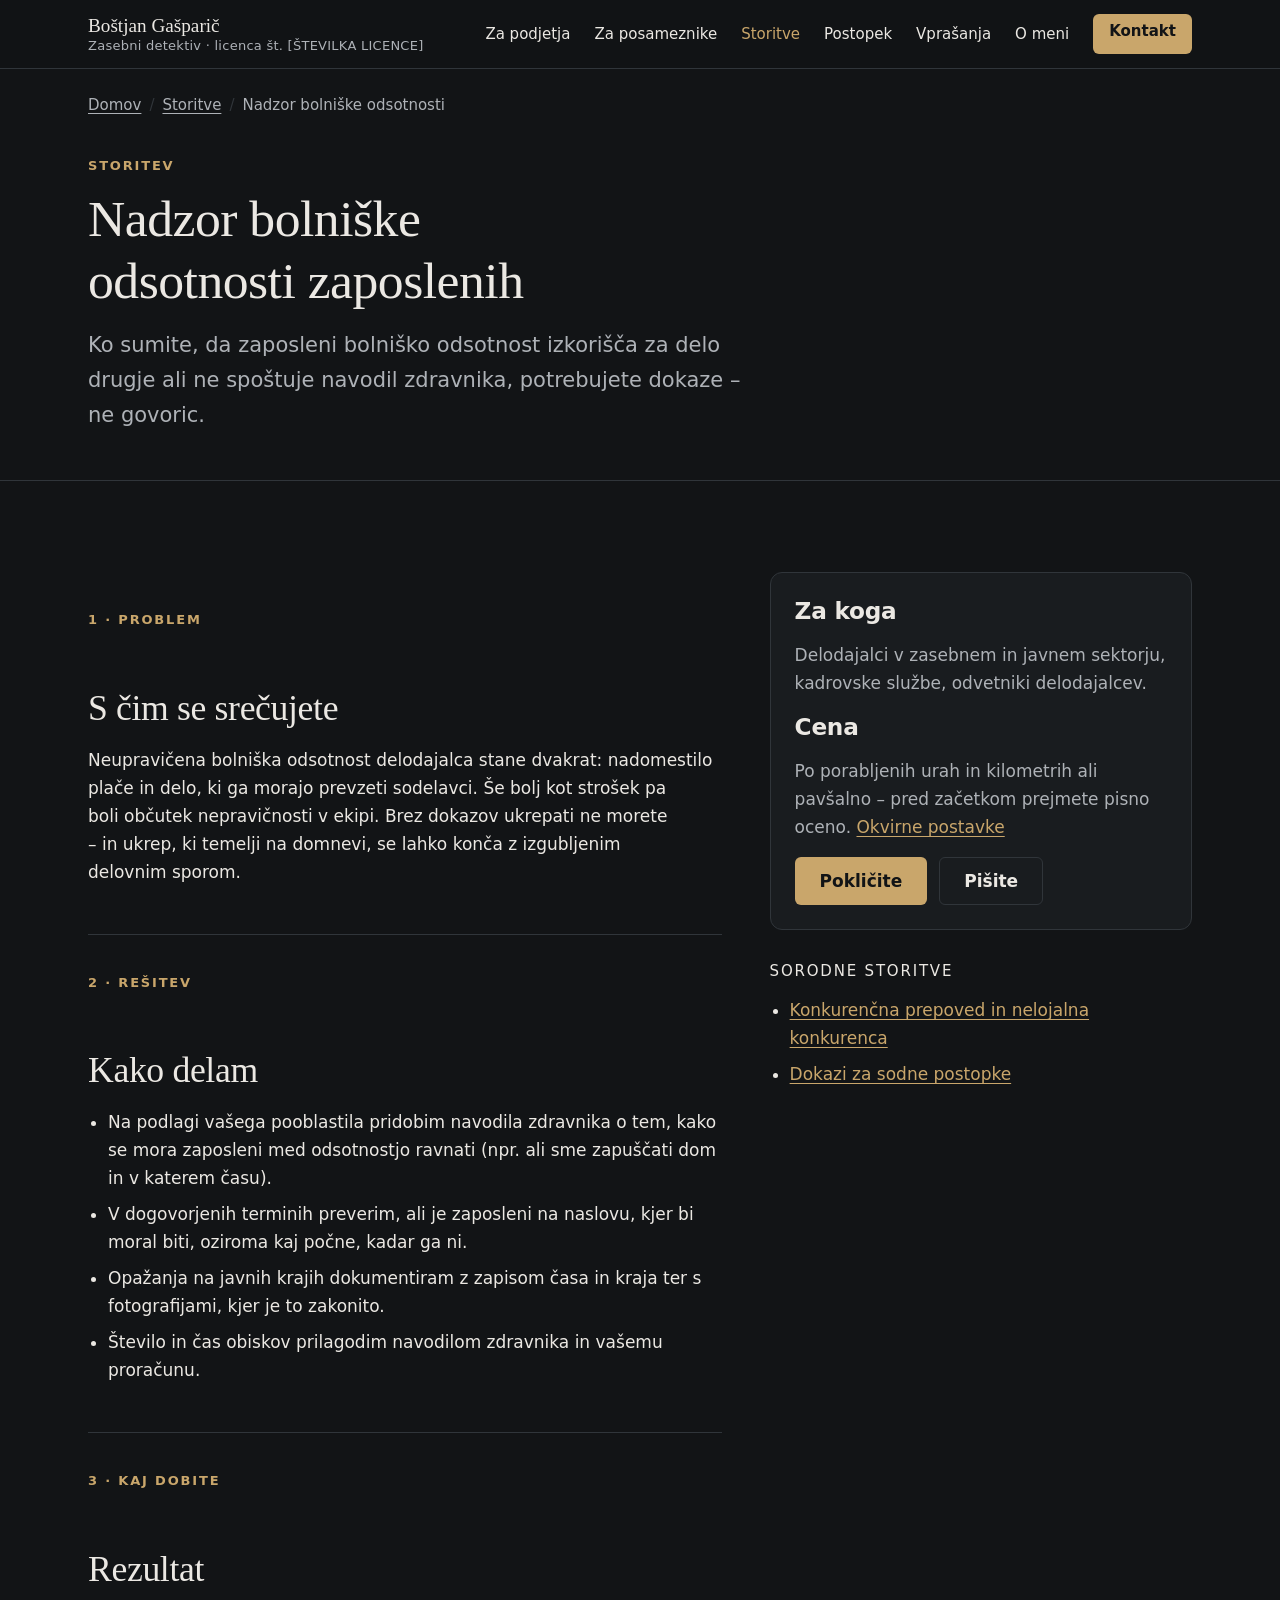
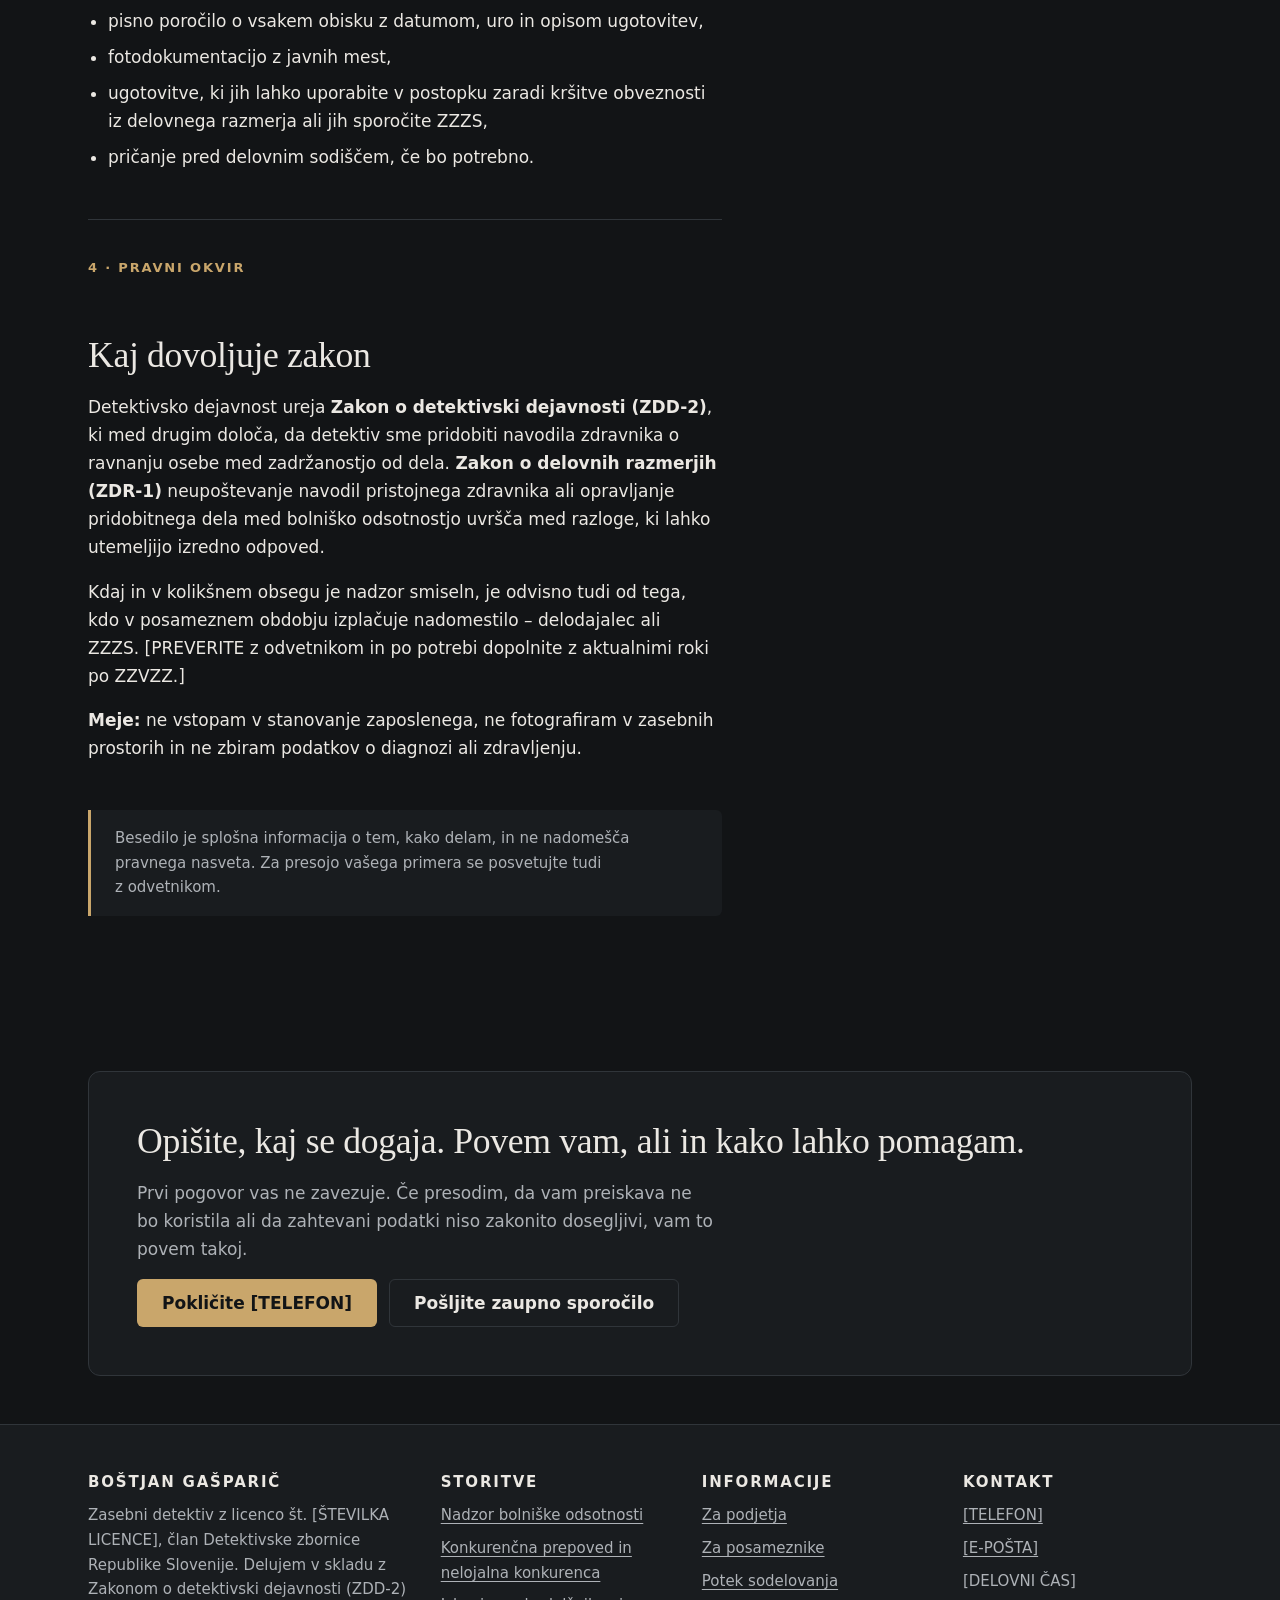
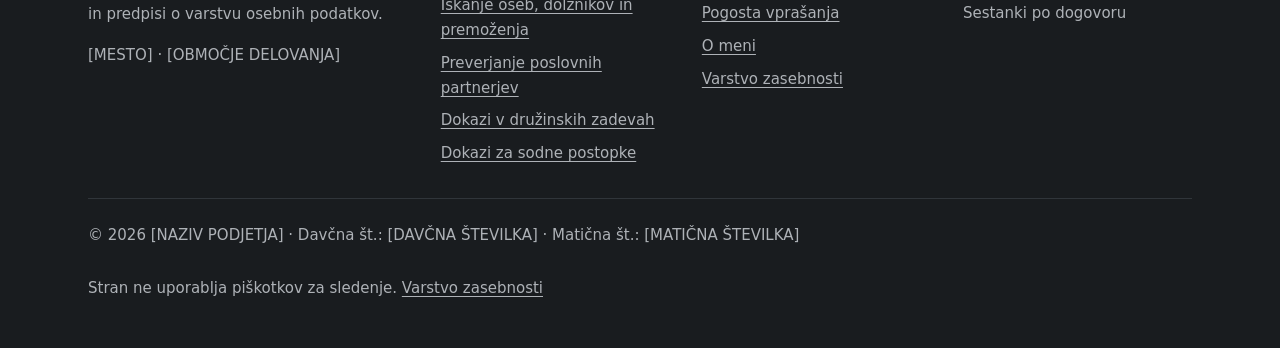
<file: storitve/bolniska-odsotnost.html>
<!DOCTYPE html>
<html lang="sl">
<head>
<meta charset="utf-8">
<meta name="viewport" content="width=device-width, initial-scale=1">
<title>Nadzor bolniške odsotnosti – detektiv za delodajalce | Gašparič</title>
<meta name="description" content="Zakonit nadzor bolniške odsotnosti: preverim, ali zaposleni spoštuje navodila zdravnika. Poročilo s fotodokumentacijo za disciplinski postopek ali odpoved.">
<meta name="robots" content="index, follow">
<link rel="canonical" href="https://[DOMENA]/storitve/bolniska-odsotnost.html">
<meta name="theme-color" content="#121416">
<!-- Open Graph -->
<meta property="og:type" content="website">
<meta property="og:locale" content="sl_SI">
<meta property="og:site_name" content="Boštjan Gašparič – zasebni detektiv">
<meta property="og:title" content="Nadzor bolniške odsotnosti – detektiv za delodajalce | Gašparič">
<meta property="og:description" content="Zakonit nadzor bolniške odsotnosti: preverim, ali zaposleni spoštuje navodila zdravnika. Poročilo s fotodokumentacijo za disciplinski postopek ali odpoved.">
<meta property="og:url" content="https://[DOMENA]/storitve/bolniska-odsotnost.html">
<meta property="og:image" content="https://[DOMENA]/img/og-slika.jpg">
<meta name="twitter:card" content="summary_large_image">
<link rel="icon" href="../img/favicon.svg" type="image/svg+xml">
<link rel="stylesheet" href="../css/style.css">
<script>document.documentElement.classList.add('js');</script>
<script src="../js/main.js" defer></script>
<script type="application/ld+json">
{
  "@context": "https://schema.org",
  "@type": "Service",
  "name": "Nadzor bolniške odsotnosti",
  "description": "Zakonit nadzor bolniške odsotnosti: preverim, ali zaposleni spoštuje navodila zdravnika. Poročilo s fotodokumentacijo za disciplinski postopek ali odpoved.",
  "serviceType": "Nadzor bolniške odsotnosti",
  "provider": {
    "@id": "https://[DOMENA]/#organizacija"
  },
  "areaServed": "[OBMOČJE DELOVANJA]",
  "url": "https://[DOMENA]/storitve/bolniska-odsotnost.html"
}
</script>
<script type="application/ld+json">
{
  "@context": "https://schema.org",
  "@type": "BreadcrumbList",
  "itemListElement": [
    {
      "@type": "ListItem",
      "position": 1,
      "name": "Domov",
      "item": "https://[DOMENA]/"
    },
    {
      "@type": "ListItem",
      "position": 2,
      "name": "Storitve",
      "item": "https://[DOMENA]/index.html#storitve"
    },
    {
      "@type": "ListItem",
      "position": 3,
      "name": "Nadzor bolniške odsotnosti",
      "item": "https://[DOMENA]/storitve/bolniska-odsotnost.html"
    }
  ]
}
</script>
</head>
<body>
<a class="skip-link" href="#vsebina">Skoči na vsebino</a>

<!-- ===== SKUPNA GLAVA (enaka na vseh straneh) ===== -->
<header class="site-header">
  <div class="container site-header__inner">
    <a class="brand" href="../index.html">
      <span class="brand__name">Boštjan Gašparič</span>
      <span class="brand__meta">Zasebni detektiv · licenca št. [ŠTEVILKA LICENCE]</span>
    </a>
    <button class="nav-toggle" type="button" aria-expanded="false" aria-controls="site-nav">
      <span class="nav-toggle__icon" aria-hidden="true"></span>
      <span class="nav-toggle__label">Meni</span>
    </button>
    <nav id="site-nav" class="site-nav" aria-label="Glavni meni">
      <ul>
        <li><a href="../za-podjetja.html">Za podjetja</a></li>
        <li><a href="../za-posameznike.html">Za posameznike</a></li>
        <li><a href="../index.html#storitve" aria-current="page">Storitve</a></li>
        <li><a href="../postopek.html">Postopek</a></li>
        <li><a href="../vprasanja.html">Vprašanja</a></li>
        <li><a href="../o-meni.html">O meni</a></li>
        <li class="nav-cta"><a class="btn btn--primary" href="../kontakt.html">Kontakt</a></li>
      </ul>
    </nav>
  </div>
</header>
<!-- ===== /SKUPNA GLAVA ===== -->

<main id="vsebina">

<nav class="breadcrumb container" aria-label="Drobtine"><ol><li><a href="../index.html">Domov</a></li><li><a href="../index.html#storitve">Storitve</a></li><li aria-current="page">Nadzor bolniške odsotnosti</li></ol></nav>

<header class="page-head">
  <div class="container">
    <span class="eyebrow">Storitev</span>
    <h1>Nadzor bolniške odsotnosti zaposlenih</h1>
    <p class="lead">Ko sumite, da zaposleni bolniško odsotnost izkorišča za delo drugje ali ne spoštuje navodil zdravnika, potrebujete dokaze – ne govoric.</p>
  </div>
</header>

<section class="section">
  <div class="container split split--wide-left">
    <div class="prose">
      <div class="service-block">
        <span class="eyebrow">1 · Problem</span>
        <h2>S čim se srečujete</h2>
        <p>Neupravičena bolniška odsotnost delodajalca stane dvakrat: nadomestilo plače in delo, ki ga morajo prevzeti sodelavci. Še bolj kot strošek pa boli občutek nepravičnosti v ekipi. Brez dokazov ukrepati ne morete – in ukrep, ki temelji na domnevi, se lahko konča z izgubljenim delovnim sporom.</p>
      </div>
      <div class="service-block">
        <span class="eyebrow">2 · Rešitev</span>
        <h2>Kako delam</h2>
        <ul>
      <li>Na podlagi vašega pooblastila pridobim navodila zdravnika o tem, kako se mora zaposleni med odsotnostjo ravnati (npr. ali sme zapuščati dom in v katerem času).</li>
      <li>V dogovorjenih terminih preverim, ali je zaposleni na naslovu, kjer bi moral biti, oziroma kaj počne, kadar ga ni.</li>
      <li>Opažanja na javnih krajih dokumentiram z zapisom časa in kraja ter s fotografijami, kjer je to zakonito.</li>
      <li>Število in čas obiskov prilagodim navodilom zdravnika in vašemu proračunu.</li>
    </ul>
      </div>
      <div class="service-block">
        <span class="eyebrow">3 · Kaj dobite</span>
        <h2>Rezultat</h2>
        <ul>
      <li>pisno poročilo o vsakem obisku z datumom, uro in opisom ugotovitev,</li>
      <li>fotodokumentacijo z javnih mest,</li>
      <li>ugotovitve, ki jih lahko uporabite v postopku zaradi kršitve obveznosti iz delovnega razmerja ali jih sporočite ZZZS,</li>
      <li>pričanje pred delovnim sodiščem, če bo potrebno.</li>
    </ul>
      </div>
      <!-- REŠUJE VRZEL #3 – pravni okvir in meje pri vsaki storitvi -->
      <div class="service-block">
        <span class="eyebrow">4 · Pravni okvir</span>
        <h2>Kaj dovoljuje zakon</h2>
        <p>Detektivsko dejavnost ureja <strong>Zakon o detektivski dejavnosti (ZDD-2)</strong>, ki med drugim določa, da detektiv sme pridobiti navodila zdravnika o ravnanju osebe med zadržanostjo od dela. <strong>Zakon o delovnih razmerjih (ZDR-1)</strong> neupoštevanje navodil pristojnega zdravnika ali opravljanje pridobitnega dela med bolniško odsotnostjo uvršča med razloge, ki lahko utemeljijo izredno odpoved.</p>
    <p>Kdaj in v kolikšnem obsegu je nadzor smiseln, je odvisno tudi od tega, kdo v posameznem obdobju izplačuje nadomestilo – delodajalec ali ZZZS. [PREVERITE z odvetnikom in po potrebi dopolnite z aktualnimi roki po ZZVZZ.]</p>
    <p><strong>Meje:</strong> ne vstopam v stanovanje zaposlenega, ne fotografiram v zasebnih prostorih in ne zbiram podatkov o diagnozi ali zdravljenju.</p>
      </div>
      <p class="note small">Besedilo je splošna informacija o tem, kako delam, in ne nadomešča pravnega nasveta. Za presojo vašega primera se posvetujte tudi z odvetnikom.</p>
    </div>

    <aside>
      <div class="card">
        <h2 class="card-title">Za koga</h2>
        <p>Delodajalci v zasebnem in javnem sektorju, kadrovske službe, odvetniki delodajalcev.</p>
        <!-- REŠUJE VRZEL #2 – jasno, kako se storitev obračuna -->
        <h2 class="card-title">Cena</h2>
        <p>Po porabljenih urah in kilometrih ali pavšalno – pred začetkom prejmete pisno oceno. <a href="../index.html#cene">Okvirne postavke</a></p>
        <div class="btn-row">
          <a class="btn btn--primary" href="tel:[TELEFON-MEDNARODNO]">Pokličite</a>
          <a class="btn btn--ghost" href="../kontakt.html">Pišite</a>
        </div>
      </div>
      <nav class="related" aria-label="Sorodne storitve">
        <h2 class="label-title">Sorodne storitve</h2>
        <ul>
        <li><a href="../storitve/nelojalna-konkurenca.html">Konkurenčna prepoved in nelojalna konkurenca</a></li>
        <li><a href="../storitve/dokazi-za-sodne-postopke.html">Dokazi za sodne postopke</a></li>
        </ul>
      </nav>
    </aside>
  </div>
</section>

<!-- Ponovljen poziv k dejanju: diskreten kontakt (REŠUJE VRZEL #5) -->
<section class="section section--tight cta-band" aria-labelledby="cta-naslov">
  <div class="container">
    <div class="cta-band__inner">
      <h2 id="cta-naslov">Opišite, kaj se dogaja. Povem vam, ali in kako lahko pomagam.</h2>
      <p>Prvi pogovor vas ne zavezuje. Če presodim, da vam preiskava ne bo koristila ali da zahtevani podatki niso zakonito dosegljivi, vam to povem takoj.</p>
      <div class="btn-row">
        <a class="btn btn--primary" href="tel:[TELEFON-MEDNARODNO]">Pokličite [TELEFON]</a>
        <a class="btn btn--ghost" href="../kontakt.html">Pošljite zaupno sporočilo</a>
      </div>
    </div>
  </div>
</section>
</main>

<!-- ===== SKUPNA NOGA (enaka na vseh straneh) ===== -->
<footer class="site-footer">
  <div class="container">
    <div class="footer-grid">
      <div>
        <h2>Boštjan Gašparič</h2>
        <p>Zasebni detektiv z licenco št. [ŠTEVILKA LICENCE], član Detektivske zbornice Republike Slovenije. Delujem v skladu z Zakonom o detektivski dejavnosti (ZDD-2) in predpisi o varstvu osebnih podatkov.</p>
        <p>[MESTO] · [OBMOČJE DELOVANJA]</p>
      </div>
      <nav aria-label="Storitve">
        <h2>Storitve</h2>
        <ul>
          <li><a href="../storitve/bolniska-odsotnost.html">Nadzor bolniške odsotnosti</a></li>
          <li><a href="../storitve/nelojalna-konkurenca.html">Konkurenčna prepoved in nelojalna konkurenca</a></li>
          <li><a href="../storitve/iskanje-oseb-in-premozenja.html">Iskanje oseb, dolžnikov in premoženja</a></li>
          <li><a href="../storitve/preverjanje-poslovnih-partnerjev.html">Preverjanje poslovnih partnerjev</a></li>
          <li><a href="../storitve/druzinske-zadeve.html">Dokazi v družinskih zadevah</a></li>
          <li><a href="../storitve/dokazi-za-sodne-postopke.html">Dokazi za sodne postopke</a></li>
        </ul>
      </nav>
      <nav aria-label="Informacije">
        <h2>Informacije</h2>
        <ul>
          <li><a href="../za-podjetja.html">Za podjetja</a></li>
          <li><a href="../za-posameznike.html">Za posameznike</a></li>
          <li><a href="../postopek.html">Potek sodelovanja</a></li>
          <li><a href="../vprasanja.html">Pogosta vprašanja</a></li>
          <li><a href="../o-meni.html">O meni</a></li>
          <li><a href="../zasebnost.html">Varstvo zasebnosti</a></li>
        </ul>
      </nav>
      <div>
        <h2>Kontakt</h2>
        <ul>
          <li><a href="tel:[TELEFON-MEDNARODNO]">[TELEFON]</a></li>
          <li><a href="mailto:[E-POŠTA]">[E-POŠTA]</a></li>
          <li>[DELOVNI ČAS]</li>
          <li>Sestanki po dogovoru</li>
        </ul>
      </div>
    </div>
    <div class="footer-bottom">
      <p>© <span data-year>2026</span> [NAZIV PODJETJA] · Davčna št.: [DAVČNA ŠTEVILKA] · Matična št.: [MATIČNA ŠTEVILKA]</p>
      <p>Stran ne uporablja piškotkov za sledenje. <a href="../zasebnost.html">Varstvo zasebnosti</a></p>
    </div>
  </div>
</footer>

<!-- Gumb za klic – vedno viden na telefonu (na računalniku skrit) -->
<div class="call-bar" role="region" aria-label="Hitri kontakt">
  <a class="call-bar__call" href="tel:[TELEFON-MEDNARODNO]"><svg viewBox="0 0 24 24" aria-hidden="true" fill="none" stroke="currentColor" stroke-width="2"><path d="M22 16.9v3a2 2 0 0 1-2.2 2 19.8 19.8 0 0 1-8.6-3.1 19.5 19.5 0 0 1-6-6A19.8 19.8 0 0 1 2.1 4.2 2 2 0 0 1 4.1 2h3a2 2 0 0 1 2 1.7c.1.9.4 1.8.7 2.7a2 2 0 0 1-.5 2.1L8 9.8a16 16 0 0 0 6 6l1.3-1.3a2 2 0 0 1 2.1-.4c.9.3 1.8.6 2.7.7a2 2 0 0 1 1.7 2z"/></svg><span>Pokliči</span></a>
  <a class="call-bar__write" href="../kontakt.html"><svg viewBox="0 0 24 24" aria-hidden="true" fill="none" stroke="currentColor" stroke-width="2"><rect x="2" y="4" width="20" height="16" rx="2"/><path d="m22 6-10 7L2 6"/></svg><span>Pišite</span></a>
</div>
<!-- ===== /SKUPNA NOGA ===== -->
</body>
</html>
</file>
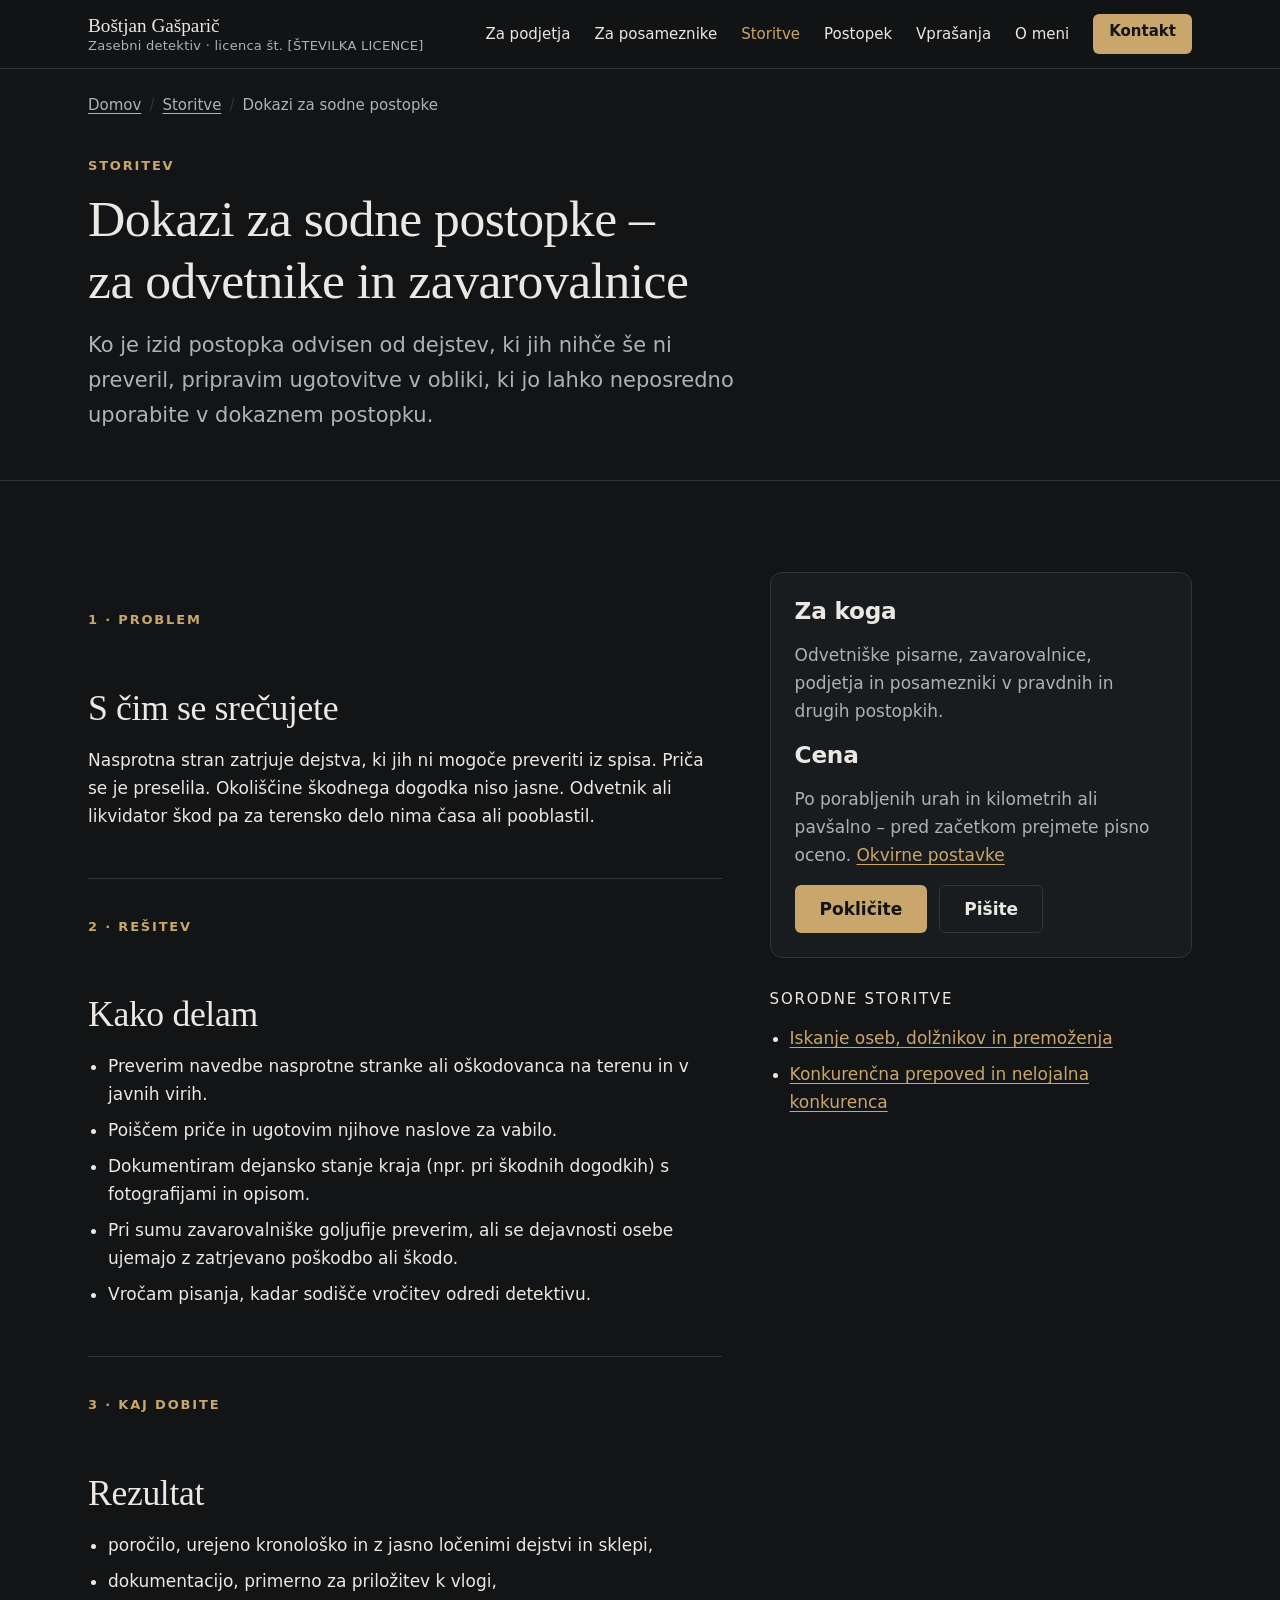
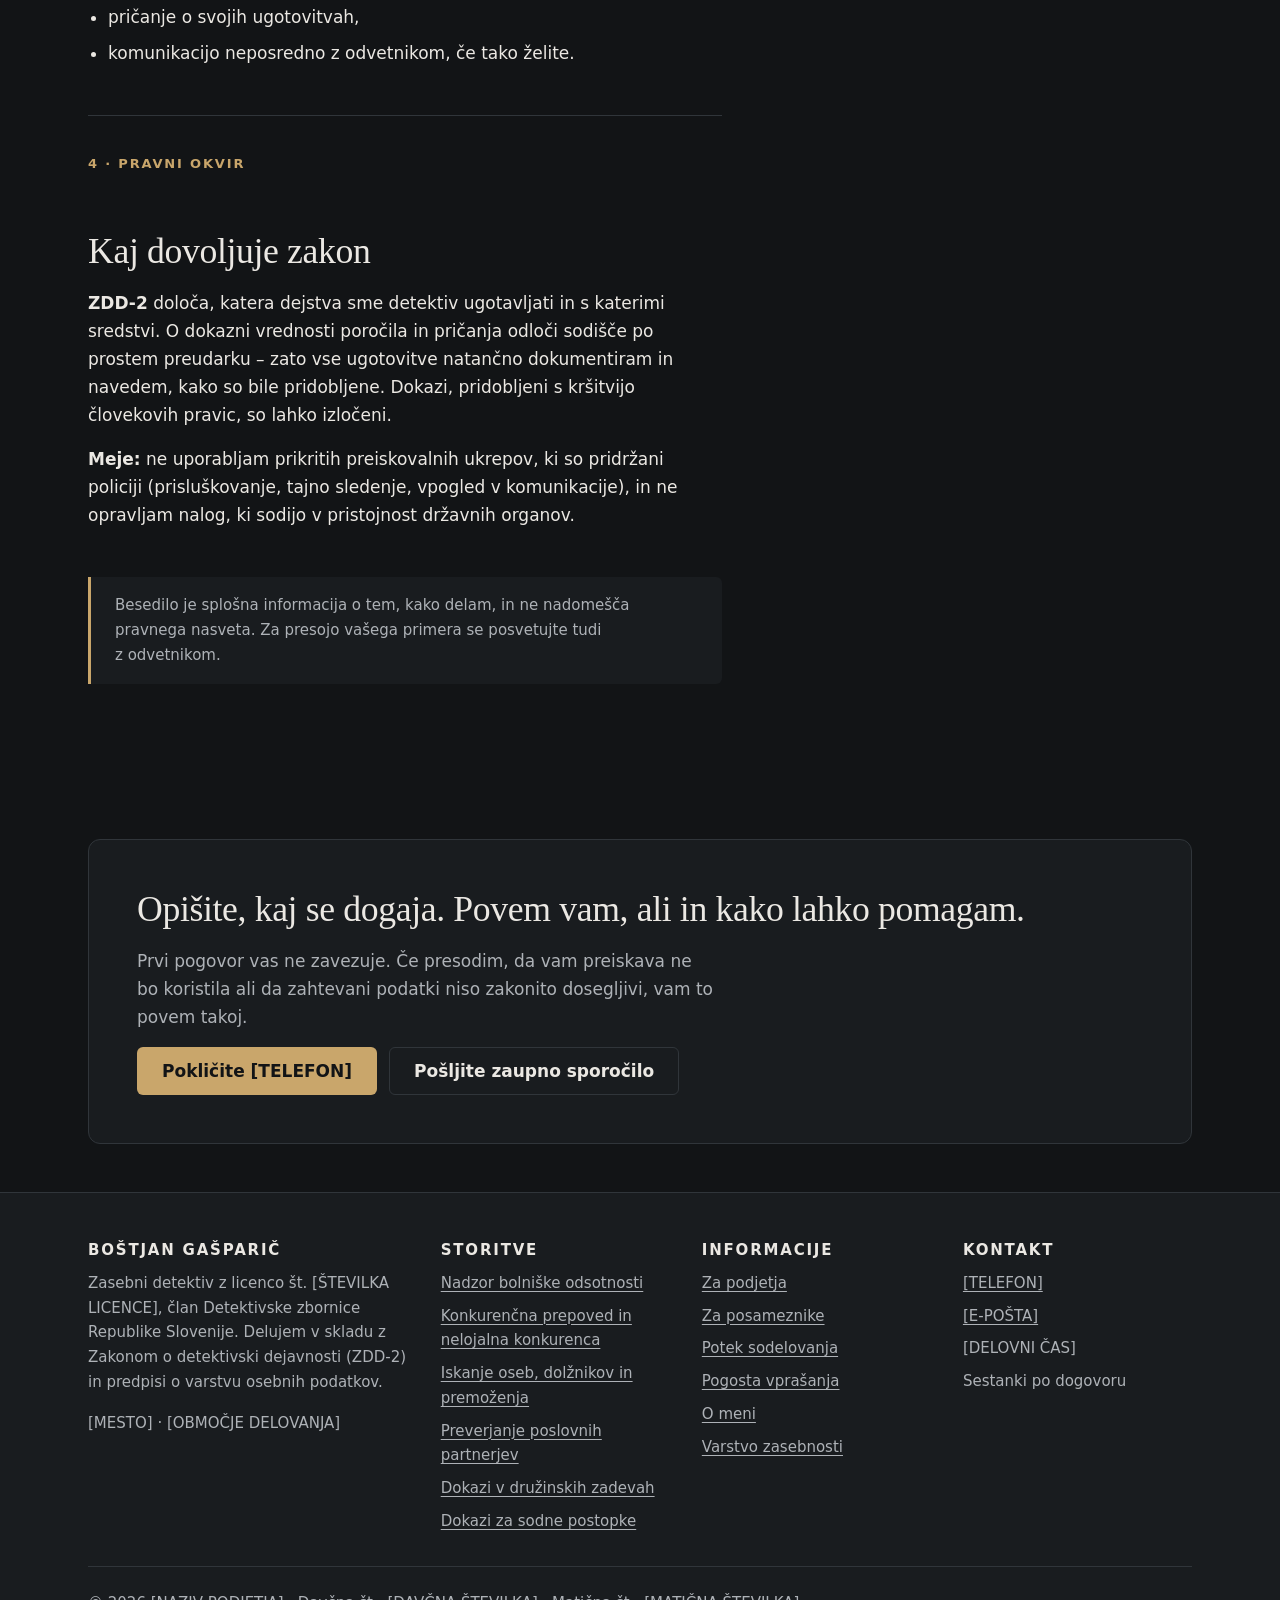
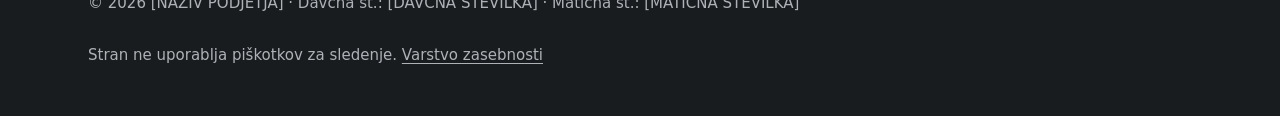
<file: storitve/dokazi-za-sodne-postopke.html>
<!DOCTYPE html>
<html lang="sl">
<head>
<meta charset="utf-8">
<meta name="viewport" content="width=device-width, initial-scale=1">
<title>Dokazi za sodišče, iskanje prič, zavarovalniške goljufije | Gašparič</title>
<meta name="description" content="Za odvetnike in zavarovalnice: preverjanje navedb, iskanje prič in naslovov, dokumentiranje dejanskega stanja, sum zavarovalniške goljufije. Poročilo in pričanje.">
<meta name="robots" content="index, follow">
<link rel="canonical" href="https://[DOMENA]/storitve/dokazi-za-sodne-postopke.html">
<meta name="theme-color" content="#121416">
<!-- Open Graph -->
<meta property="og:type" content="website">
<meta property="og:locale" content="sl_SI">
<meta property="og:site_name" content="Boštjan Gašparič – zasebni detektiv">
<meta property="og:title" content="Dokazi za sodišče, iskanje prič, zavarovalniške goljufije | Gašparič">
<meta property="og:description" content="Za odvetnike in zavarovalnice: preverjanje navedb, iskanje prič in naslovov, dokumentiranje dejanskega stanja, sum zavarovalniške goljufije. Poročilo in pričanje.">
<meta property="og:url" content="https://[DOMENA]/storitve/dokazi-za-sodne-postopke.html">
<meta property="og:image" content="https://[DOMENA]/img/og-slika.jpg">
<meta name="twitter:card" content="summary_large_image">
<link rel="icon" href="../img/favicon.svg" type="image/svg+xml">
<link rel="stylesheet" href="../css/style.css">
<script>document.documentElement.classList.add('js');</script>
<script src="../js/main.js" defer></script>
<script type="application/ld+json">
{
  "@context": "https://schema.org",
  "@type": "Service",
  "name": "Dokazi za sodne postopke",
  "description": "Za odvetnike in zavarovalnice: preverjanje navedb, iskanje prič in naslovov, dokumentiranje dejanskega stanja, sum zavarovalniške goljufije. Poročilo in pričanje.",
  "serviceType": "Dokazi za sodne postopke",
  "provider": {
    "@id": "https://[DOMENA]/#organizacija"
  },
  "areaServed": "[OBMOČJE DELOVANJA]",
  "url": "https://[DOMENA]/storitve/dokazi-za-sodne-postopke.html"
}
</script>
<script type="application/ld+json">
{
  "@context": "https://schema.org",
  "@type": "BreadcrumbList",
  "itemListElement": [
    {
      "@type": "ListItem",
      "position": 1,
      "name": "Domov",
      "item": "https://[DOMENA]/"
    },
    {
      "@type": "ListItem",
      "position": 2,
      "name": "Storitve",
      "item": "https://[DOMENA]/index.html#storitve"
    },
    {
      "@type": "ListItem",
      "position": 3,
      "name": "Dokazi za sodne postopke",
      "item": "https://[DOMENA]/storitve/dokazi-za-sodne-postopke.html"
    }
  ]
}
</script>
</head>
<body>
<a class="skip-link" href="#vsebina">Skoči na vsebino</a>

<!-- ===== SKUPNA GLAVA (enaka na vseh straneh) ===== -->
<header class="site-header">
  <div class="container site-header__inner">
    <a class="brand" href="../index.html">
      <span class="brand__name">Boštjan Gašparič</span>
      <span class="brand__meta">Zasebni detektiv · licenca št. [ŠTEVILKA LICENCE]</span>
    </a>
    <button class="nav-toggle" type="button" aria-expanded="false" aria-controls="site-nav">
      <span class="nav-toggle__icon" aria-hidden="true"></span>
      <span class="nav-toggle__label">Meni</span>
    </button>
    <nav id="site-nav" class="site-nav" aria-label="Glavni meni">
      <ul>
        <li><a href="../za-podjetja.html">Za podjetja</a></li>
        <li><a href="../za-posameznike.html">Za posameznike</a></li>
        <li><a href="../index.html#storitve" aria-current="page">Storitve</a></li>
        <li><a href="../postopek.html">Postopek</a></li>
        <li><a href="../vprasanja.html">Vprašanja</a></li>
        <li><a href="../o-meni.html">O meni</a></li>
        <li class="nav-cta"><a class="btn btn--primary" href="../kontakt.html">Kontakt</a></li>
      </ul>
    </nav>
  </div>
</header>
<!-- ===== /SKUPNA GLAVA ===== -->

<main id="vsebina">

<nav class="breadcrumb container" aria-label="Drobtine"><ol><li><a href="../index.html">Domov</a></li><li><a href="../index.html#storitve">Storitve</a></li><li aria-current="page">Dokazi za sodne postopke</li></ol></nav>

<header class="page-head">
  <div class="container">
    <span class="eyebrow">Storitev</span>
    <h1>Dokazi za sodne postopke – za odvetnike in zavarovalnice</h1>
    <p class="lead">Ko je izid postopka odvisen od dejstev, ki jih nihče še ni preveril, pripravim ugotovitve v obliki, ki jo lahko neposredno uporabite v dokaznem postopku.</p>
  </div>
</header>

<section class="section">
  <div class="container split split--wide-left">
    <div class="prose">
      <div class="service-block">
        <span class="eyebrow">1 · Problem</span>
        <h2>S čim se srečujete</h2>
        <p>Nasprotna stran zatrjuje dejstva, ki jih ni mogoče preveriti iz spisa. Priča se je preselila. Okoliščine škodnega dogodka niso jasne. Odvetnik ali likvidator škod pa za terensko delo nima časa ali pooblastil.</p>
      </div>
      <div class="service-block">
        <span class="eyebrow">2 · Rešitev</span>
        <h2>Kako delam</h2>
        <ul>
      <li>Preverim navedbe nasprotne stranke ali oškodovanca na terenu in v javnih virih.</li>
      <li>Poiščem priče in ugotovim njihove naslove za vabilo.</li>
      <li>Dokumentiram dejansko stanje kraja (npr. pri škodnih dogodkih) s fotografijami in opisom.</li>
      <li>Pri sumu zavarovalniške goljufije preverim, ali se dejavnosti osebe ujemajo z zatrjevano poškodbo ali škodo.</li>
      <li>Vročam pisanja, kadar sodišče vročitev odredi detektivu.</li>
    </ul>
      </div>
      <div class="service-block">
        <span class="eyebrow">3 · Kaj dobite</span>
        <h2>Rezultat</h2>
        <ul>
      <li>poročilo, urejeno kronološko in z jasno ločenimi dejstvi in sklepi,</li>
      <li>dokumentacijo, primerno za priložitev k vlogi,</li>
      <li>pričanje o svojih ugotovitvah,</li>
      <li>komunikacijo neposredno z odvetnikom, če tako želite.</li>
    </ul>
      </div>
      <!-- REŠUJE VRZEL #3 – pravni okvir in meje pri vsaki storitvi -->
      <div class="service-block">
        <span class="eyebrow">4 · Pravni okvir</span>
        <h2>Kaj dovoljuje zakon</h2>
        <p><strong>ZDD-2</strong> določa, katera dejstva sme detektiv ugotavljati in s katerimi sredstvi. O dokazni vrednosti poročila in pričanja odloči sodišče po prostem preudarku – zato vse ugotovitve natančno dokumentiram in navedem, kako so bile pridobljene. Dokazi, pridobljeni s kršitvijo človekovih pravic, so lahko izločeni.</p>
    <p><strong>Meje:</strong> ne uporabljam prikritih preiskovalnih ukrepov, ki so pridržani policiji (prisluškovanje, tajno sledenje, vpogled v komunikacije), in ne opravljam nalog, ki sodijo v pristojnost državnih organov.</p>
      </div>
      <p class="note small">Besedilo je splošna informacija o tem, kako delam, in ne nadomešča pravnega nasveta. Za presojo vašega primera se posvetujte tudi z odvetnikom.</p>
    </div>

    <aside>
      <div class="card">
        <h2 class="card-title">Za koga</h2>
        <p>Odvetniške pisarne, zavarovalnice, podjetja in posamezniki v pravdnih in drugih postopkih.</p>
        <!-- REŠUJE VRZEL #2 – jasno, kako se storitev obračuna -->
        <h2 class="card-title">Cena</h2>
        <p>Po porabljenih urah in kilometrih ali pavšalno – pred začetkom prejmete pisno oceno. <a href="../index.html#cene">Okvirne postavke</a></p>
        <div class="btn-row">
          <a class="btn btn--primary" href="tel:[TELEFON-MEDNARODNO]">Pokličite</a>
          <a class="btn btn--ghost" href="../kontakt.html">Pišite</a>
        </div>
      </div>
      <nav class="related" aria-label="Sorodne storitve">
        <h2 class="label-title">Sorodne storitve</h2>
        <ul>
        <li><a href="../storitve/iskanje-oseb-in-premozenja.html">Iskanje oseb, dolžnikov in premoženja</a></li>
        <li><a href="../storitve/nelojalna-konkurenca.html">Konkurenčna prepoved in nelojalna konkurenca</a></li>
        </ul>
      </nav>
    </aside>
  </div>
</section>

<!-- Ponovljen poziv k dejanju: diskreten kontakt (REŠUJE VRZEL #5) -->
<section class="section section--tight cta-band" aria-labelledby="cta-naslov">
  <div class="container">
    <div class="cta-band__inner">
      <h2 id="cta-naslov">Opišite, kaj se dogaja. Povem vam, ali in kako lahko pomagam.</h2>
      <p>Prvi pogovor vas ne zavezuje. Če presodim, da vam preiskava ne bo koristila ali da zahtevani podatki niso zakonito dosegljivi, vam to povem takoj.</p>
      <div class="btn-row">
        <a class="btn btn--primary" href="tel:[TELEFON-MEDNARODNO]">Pokličite [TELEFON]</a>
        <a class="btn btn--ghost" href="../kontakt.html">Pošljite zaupno sporočilo</a>
      </div>
    </div>
  </div>
</section>
</main>

<!-- ===== SKUPNA NOGA (enaka na vseh straneh) ===== -->
<footer class="site-footer">
  <div class="container">
    <div class="footer-grid">
      <div>
        <h2>Boštjan Gašparič</h2>
        <p>Zasebni detektiv z licenco št. [ŠTEVILKA LICENCE], član Detektivske zbornice Republike Slovenije. Delujem v skladu z Zakonom o detektivski dejavnosti (ZDD-2) in predpisi o varstvu osebnih podatkov.</p>
        <p>[MESTO] · [OBMOČJE DELOVANJA]</p>
      </div>
      <nav aria-label="Storitve">
        <h2>Storitve</h2>
        <ul>
          <li><a href="../storitve/bolniska-odsotnost.html">Nadzor bolniške odsotnosti</a></li>
          <li><a href="../storitve/nelojalna-konkurenca.html">Konkurenčna prepoved in nelojalna konkurenca</a></li>
          <li><a href="../storitve/iskanje-oseb-in-premozenja.html">Iskanje oseb, dolžnikov in premoženja</a></li>
          <li><a href="../storitve/preverjanje-poslovnih-partnerjev.html">Preverjanje poslovnih partnerjev</a></li>
          <li><a href="../storitve/druzinske-zadeve.html">Dokazi v družinskih zadevah</a></li>
          <li><a href="../storitve/dokazi-za-sodne-postopke.html">Dokazi za sodne postopke</a></li>
        </ul>
      </nav>
      <nav aria-label="Informacije">
        <h2>Informacije</h2>
        <ul>
          <li><a href="../za-podjetja.html">Za podjetja</a></li>
          <li><a href="../za-posameznike.html">Za posameznike</a></li>
          <li><a href="../postopek.html">Potek sodelovanja</a></li>
          <li><a href="../vprasanja.html">Pogosta vprašanja</a></li>
          <li><a href="../o-meni.html">O meni</a></li>
          <li><a href="../zasebnost.html">Varstvo zasebnosti</a></li>
        </ul>
      </nav>
      <div>
        <h2>Kontakt</h2>
        <ul>
          <li><a href="tel:[TELEFON-MEDNARODNO]">[TELEFON]</a></li>
          <li><a href="mailto:[E-POŠTA]">[E-POŠTA]</a></li>
          <li>[DELOVNI ČAS]</li>
          <li>Sestanki po dogovoru</li>
        </ul>
      </div>
    </div>
    <div class="footer-bottom">
      <p>© <span data-year>2026</span> [NAZIV PODJETJA] · Davčna št.: [DAVČNA ŠTEVILKA] · Matična št.: [MATIČNA ŠTEVILKA]</p>
      <p>Stran ne uporablja piškotkov za sledenje. <a href="../zasebnost.html">Varstvo zasebnosti</a></p>
    </div>
  </div>
</footer>

<!-- Gumb za klic – vedno viden na telefonu (na računalniku skrit) -->
<div class="call-bar" role="region" aria-label="Hitri kontakt">
  <a class="call-bar__call" href="tel:[TELEFON-MEDNARODNO]"><svg viewBox="0 0 24 24" aria-hidden="true" fill="none" stroke="currentColor" stroke-width="2"><path d="M22 16.9v3a2 2 0 0 1-2.2 2 19.8 19.8 0 0 1-8.6-3.1 19.5 19.5 0 0 1-6-6A19.8 19.8 0 0 1 2.1 4.2 2 2 0 0 1 4.1 2h3a2 2 0 0 1 2 1.7c.1.9.4 1.8.7 2.7a2 2 0 0 1-.5 2.1L8 9.8a16 16 0 0 0 6 6l1.3-1.3a2 2 0 0 1 2.1-.4c.9.3 1.8.6 2.7.7a2 2 0 0 1 1.7 2z"/></svg><span>Pokliči</span></a>
  <a class="call-bar__write" href="../kontakt.html"><svg viewBox="0 0 24 24" aria-hidden="true" fill="none" stroke="currentColor" stroke-width="2"><rect x="2" y="4" width="20" height="16" rx="2"/><path d="m22 6-10 7L2 6"/></svg><span>Pišite</span></a>
</div>
<!-- ===== /SKUPNA NOGA ===== -->
</body>
</html>
</file>
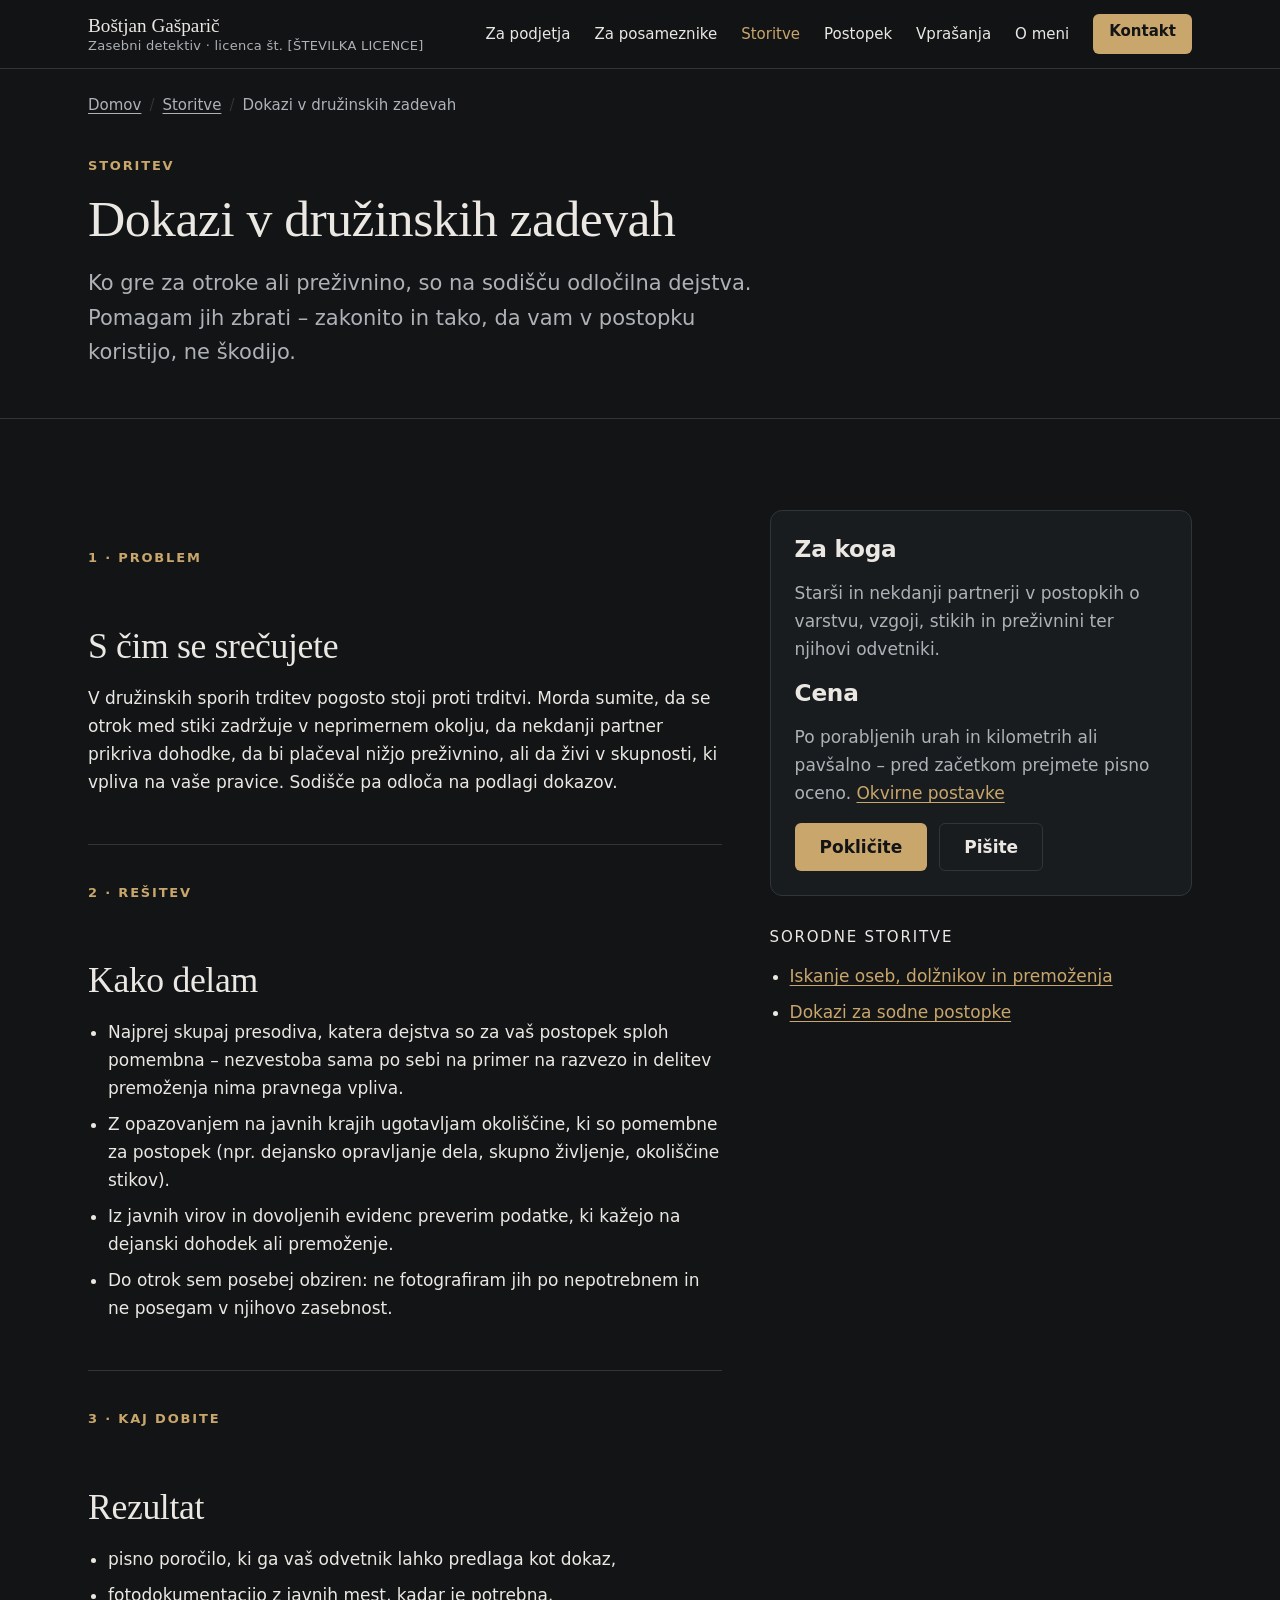
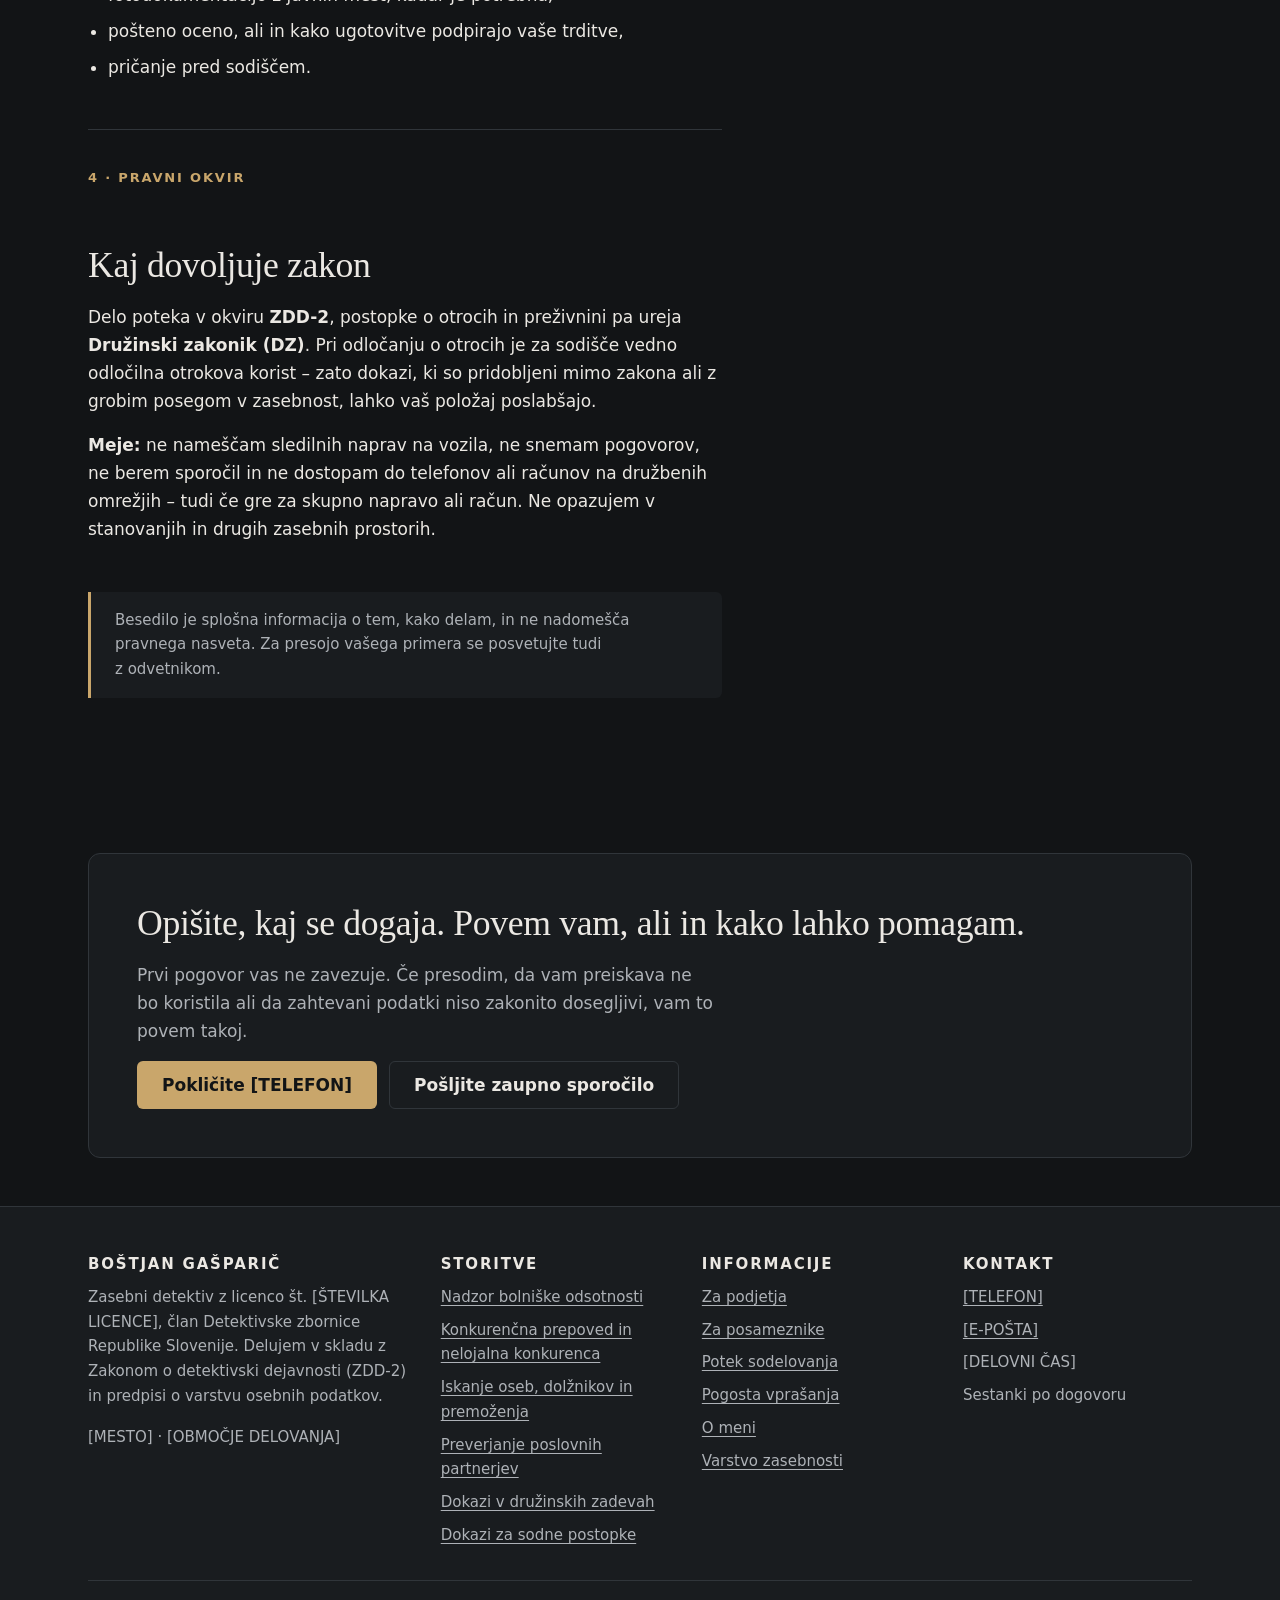
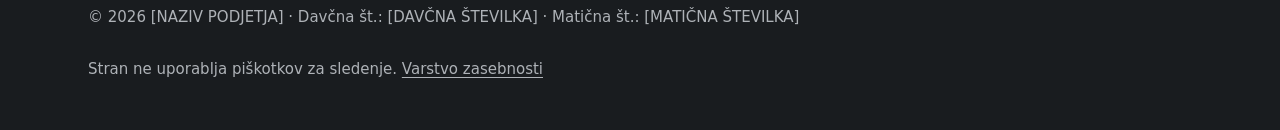
<file: storitve/druzinske-zadeve.html>
<!DOCTYPE html>
<html lang="sl">
<head>
<meta charset="utf-8">
<meta name="viewport" content="width=device-width, initial-scale=1">
<title>Detektiv za družinske zadeve: stiki, varstvo, preživnina | Gašparič</title>
<meta name="description" content="Zakonito zbiranje dejstev za postopke o stikih, varstvu otrok in preživnini. Brez prisluškovanja in sledilnikov – z dokazi, ki jih sodišče lahko upošteva.">
<meta name="robots" content="index, follow">
<link rel="canonical" href="https://[DOMENA]/storitve/druzinske-zadeve.html">
<meta name="theme-color" content="#121416">
<!-- Open Graph -->
<meta property="og:type" content="website">
<meta property="og:locale" content="sl_SI">
<meta property="og:site_name" content="Boštjan Gašparič – zasebni detektiv">
<meta property="og:title" content="Detektiv za družinske zadeve: stiki, varstvo, preživnina | Gašparič">
<meta property="og:description" content="Zakonito zbiranje dejstev za postopke o stikih, varstvu otrok in preživnini. Brez prisluškovanja in sledilnikov – z dokazi, ki jih sodišče lahko upošteva.">
<meta property="og:url" content="https://[DOMENA]/storitve/druzinske-zadeve.html">
<meta property="og:image" content="https://[DOMENA]/img/og-slika.jpg">
<meta name="twitter:card" content="summary_large_image">
<link rel="icon" href="../img/favicon.svg" type="image/svg+xml">
<link rel="stylesheet" href="../css/style.css">
<script>document.documentElement.classList.add('js');</script>
<script src="../js/main.js" defer></script>
<script type="application/ld+json">
{
  "@context": "https://schema.org",
  "@type": "Service",
  "name": "Dokazi v družinskih zadevah",
  "description": "Zakonito zbiranje dejstev za postopke o stikih, varstvu otrok in preživnini. Brez prisluškovanja in sledilnikov – z dokazi, ki jih sodišče lahko upošteva.",
  "serviceType": "Dokazi v družinskih zadevah",
  "provider": {
    "@id": "https://[DOMENA]/#organizacija"
  },
  "areaServed": "[OBMOČJE DELOVANJA]",
  "url": "https://[DOMENA]/storitve/druzinske-zadeve.html"
}
</script>
<script type="application/ld+json">
{
  "@context": "https://schema.org",
  "@type": "BreadcrumbList",
  "itemListElement": [
    {
      "@type": "ListItem",
      "position": 1,
      "name": "Domov",
      "item": "https://[DOMENA]/"
    },
    {
      "@type": "ListItem",
      "position": 2,
      "name": "Storitve",
      "item": "https://[DOMENA]/index.html#storitve"
    },
    {
      "@type": "ListItem",
      "position": 3,
      "name": "Dokazi v družinskih zadevah",
      "item": "https://[DOMENA]/storitve/druzinske-zadeve.html"
    }
  ]
}
</script>
</head>
<body>
<a class="skip-link" href="#vsebina">Skoči na vsebino</a>

<!-- ===== SKUPNA GLAVA (enaka na vseh straneh) ===== -->
<header class="site-header">
  <div class="container site-header__inner">
    <a class="brand" href="../index.html">
      <span class="brand__name">Boštjan Gašparič</span>
      <span class="brand__meta">Zasebni detektiv · licenca št. [ŠTEVILKA LICENCE]</span>
    </a>
    <button class="nav-toggle" type="button" aria-expanded="false" aria-controls="site-nav">
      <span class="nav-toggle__icon" aria-hidden="true"></span>
      <span class="nav-toggle__label">Meni</span>
    </button>
    <nav id="site-nav" class="site-nav" aria-label="Glavni meni">
      <ul>
        <li><a href="../za-podjetja.html">Za podjetja</a></li>
        <li><a href="../za-posameznike.html">Za posameznike</a></li>
        <li><a href="../index.html#storitve" aria-current="page">Storitve</a></li>
        <li><a href="../postopek.html">Postopek</a></li>
        <li><a href="../vprasanja.html">Vprašanja</a></li>
        <li><a href="../o-meni.html">O meni</a></li>
        <li class="nav-cta"><a class="btn btn--primary" href="../kontakt.html">Kontakt</a></li>
      </ul>
    </nav>
  </div>
</header>
<!-- ===== /SKUPNA GLAVA ===== -->

<main id="vsebina">

<nav class="breadcrumb container" aria-label="Drobtine"><ol><li><a href="../index.html">Domov</a></li><li><a href="../index.html#storitve">Storitve</a></li><li aria-current="page">Dokazi v družinskih zadevah</li></ol></nav>

<header class="page-head">
  <div class="container">
    <span class="eyebrow">Storitev</span>
    <h1>Dokazi v družinskih zadevah</h1>
    <p class="lead">Ko gre za otroke ali preživnino, so na sodišču odločilna dejstva. Pomagam jih zbrati – zakonito in tako, da vam v postopku koristijo, ne škodijo.</p>
  </div>
</header>

<section class="section">
  <div class="container split split--wide-left">
    <div class="prose">
      <div class="service-block">
        <span class="eyebrow">1 · Problem</span>
        <h2>S čim se srečujete</h2>
        <p>V družinskih sporih trditev pogosto stoji proti trditvi. Morda sumite, da se otrok med stiki zadržuje v neprimernem okolju, da nekdanji partner prikriva dohodke, da bi plačeval nižjo preživnino, ali da živi v skupnosti, ki vpliva na vaše pravice. Sodišče pa odloča na podlagi dokazov.</p>
      </div>
      <div class="service-block">
        <span class="eyebrow">2 · Rešitev</span>
        <h2>Kako delam</h2>
        <ul>
      <li>Najprej skupaj presodiva, katera dejstva so za vaš postopek sploh pomembna – nezvestoba sama po sebi na primer na razvezo in delitev premoženja nima pravnega vpliva.</li>
      <li>Z opazovanjem na javnih krajih ugotavljam okoliščine, ki so pomembne za postopek (npr. dejansko opravljanje dela, skupno življenje, okoliščine stikov).</li>
      <li>Iz javnih virov in dovoljenih evidenc preverim podatke, ki kažejo na dejanski dohodek ali premoženje.</li>
      <li>Do otrok sem posebej obziren: ne fotografiram jih po nepotrebnem in ne posegam v njihovo zasebnost.</li>
    </ul>
      </div>
      <div class="service-block">
        <span class="eyebrow">3 · Kaj dobite</span>
        <h2>Rezultat</h2>
        <ul>
      <li>pisno poročilo, ki ga vaš odvetnik lahko predlaga kot dokaz,</li>
      <li>fotodokumentacijo z javnih mest, kadar je potrebna,</li>
      <li>pošteno oceno, ali in kako ugotovitve podpirajo vaše trditve,</li>
      <li>pričanje pred sodiščem.</li>
    </ul>
      </div>
      <!-- REŠUJE VRZEL #3 – pravni okvir in meje pri vsaki storitvi -->
      <div class="service-block">
        <span class="eyebrow">4 · Pravni okvir</span>
        <h2>Kaj dovoljuje zakon</h2>
        <p>Delo poteka v okviru <strong>ZDD-2</strong>, postopke o otrocih in preživnini pa ureja <strong>Družinski zakonik (DZ)</strong>. Pri odločanju o otrocih je za sodišče vedno odločilna otrokova korist – zato dokazi, ki so pridobljeni mimo zakona ali z grobim posegom v zasebnost, lahko vaš položaj poslabšajo.</p>
    <p><strong>Meje:</strong> ne nameščam sledilnih naprav na vozila, ne snemam pogovorov, ne berem sporočil in ne dostopam do telefonov ali računov na družbenih omrežjih – tudi če gre za skupno napravo ali račun. Ne opazujem v stanovanjih in drugih zasebnih prostorih.</p>
      </div>
      <p class="note small">Besedilo je splošna informacija o tem, kako delam, in ne nadomešča pravnega nasveta. Za presojo vašega primera se posvetujte tudi z odvetnikom.</p>
    </div>

    <aside>
      <div class="card">
        <h2 class="card-title">Za koga</h2>
        <p>Starši in nekdanji partnerji v postopkih o varstvu, vzgoji, stikih in preživnini ter njihovi odvetniki.</p>
        <!-- REŠUJE VRZEL #2 – jasno, kako se storitev obračuna -->
        <h2 class="card-title">Cena</h2>
        <p>Po porabljenih urah in kilometrih ali pavšalno – pred začetkom prejmete pisno oceno. <a href="../index.html#cene">Okvirne postavke</a></p>
        <div class="btn-row">
          <a class="btn btn--primary" href="tel:[TELEFON-MEDNARODNO]">Pokličite</a>
          <a class="btn btn--ghost" href="../kontakt.html">Pišite</a>
        </div>
      </div>
      <nav class="related" aria-label="Sorodne storitve">
        <h2 class="label-title">Sorodne storitve</h2>
        <ul>
        <li><a href="../storitve/iskanje-oseb-in-premozenja.html">Iskanje oseb, dolžnikov in premoženja</a></li>
        <li><a href="../storitve/dokazi-za-sodne-postopke.html">Dokazi za sodne postopke</a></li>
        </ul>
      </nav>
    </aside>
  </div>
</section>

<!-- Ponovljen poziv k dejanju: diskreten kontakt (REŠUJE VRZEL #5) -->
<section class="section section--tight cta-band" aria-labelledby="cta-naslov">
  <div class="container">
    <div class="cta-band__inner">
      <h2 id="cta-naslov">Opišite, kaj se dogaja. Povem vam, ali in kako lahko pomagam.</h2>
      <p>Prvi pogovor vas ne zavezuje. Če presodim, da vam preiskava ne bo koristila ali da zahtevani podatki niso zakonito dosegljivi, vam to povem takoj.</p>
      <div class="btn-row">
        <a class="btn btn--primary" href="tel:[TELEFON-MEDNARODNO]">Pokličite [TELEFON]</a>
        <a class="btn btn--ghost" href="../kontakt.html">Pošljite zaupno sporočilo</a>
      </div>
    </div>
  </div>
</section>
</main>

<!-- ===== SKUPNA NOGA (enaka na vseh straneh) ===== -->
<footer class="site-footer">
  <div class="container">
    <div class="footer-grid">
      <div>
        <h2>Boštjan Gašparič</h2>
        <p>Zasebni detektiv z licenco št. [ŠTEVILKA LICENCE], član Detektivske zbornice Republike Slovenije. Delujem v skladu z Zakonom o detektivski dejavnosti (ZDD-2) in predpisi o varstvu osebnih podatkov.</p>
        <p>[MESTO] · [OBMOČJE DELOVANJA]</p>
      </div>
      <nav aria-label="Storitve">
        <h2>Storitve</h2>
        <ul>
          <li><a href="../storitve/bolniska-odsotnost.html">Nadzor bolniške odsotnosti</a></li>
          <li><a href="../storitve/nelojalna-konkurenca.html">Konkurenčna prepoved in nelojalna konkurenca</a></li>
          <li><a href="../storitve/iskanje-oseb-in-premozenja.html">Iskanje oseb, dolžnikov in premoženja</a></li>
          <li><a href="../storitve/preverjanje-poslovnih-partnerjev.html">Preverjanje poslovnih partnerjev</a></li>
          <li><a href="../storitve/druzinske-zadeve.html">Dokazi v družinskih zadevah</a></li>
          <li><a href="../storitve/dokazi-za-sodne-postopke.html">Dokazi za sodne postopke</a></li>
        </ul>
      </nav>
      <nav aria-label="Informacije">
        <h2>Informacije</h2>
        <ul>
          <li><a href="../za-podjetja.html">Za podjetja</a></li>
          <li><a href="../za-posameznike.html">Za posameznike</a></li>
          <li><a href="../postopek.html">Potek sodelovanja</a></li>
          <li><a href="../vprasanja.html">Pogosta vprašanja</a></li>
          <li><a href="../o-meni.html">O meni</a></li>
          <li><a href="../zasebnost.html">Varstvo zasebnosti</a></li>
        </ul>
      </nav>
      <div>
        <h2>Kontakt</h2>
        <ul>
          <li><a href="tel:[TELEFON-MEDNARODNO]">[TELEFON]</a></li>
          <li><a href="mailto:[E-POŠTA]">[E-POŠTA]</a></li>
          <li>[DELOVNI ČAS]</li>
          <li>Sestanki po dogovoru</li>
        </ul>
      </div>
    </div>
    <div class="footer-bottom">
      <p>© <span data-year>2026</span> [NAZIV PODJETJA] · Davčna št.: [DAVČNA ŠTEVILKA] · Matična št.: [MATIČNA ŠTEVILKA]</p>
      <p>Stran ne uporablja piškotkov za sledenje. <a href="../zasebnost.html">Varstvo zasebnosti</a></p>
    </div>
  </div>
</footer>

<!-- Gumb za klic – vedno viden na telefonu (na računalniku skrit) -->
<div class="call-bar" role="region" aria-label="Hitri kontakt">
  <a class="call-bar__call" href="tel:[TELEFON-MEDNARODNO]"><svg viewBox="0 0 24 24" aria-hidden="true" fill="none" stroke="currentColor" stroke-width="2"><path d="M22 16.9v3a2 2 0 0 1-2.2 2 19.8 19.8 0 0 1-8.6-3.1 19.5 19.5 0 0 1-6-6A19.8 19.8 0 0 1 2.1 4.2 2 2 0 0 1 4.1 2h3a2 2 0 0 1 2 1.7c.1.9.4 1.8.7 2.7a2 2 0 0 1-.5 2.1L8 9.8a16 16 0 0 0 6 6l1.3-1.3a2 2 0 0 1 2.1-.4c.9.3 1.8.6 2.7.7a2 2 0 0 1 1.7 2z"/></svg><span>Pokliči</span></a>
  <a class="call-bar__write" href="../kontakt.html"><svg viewBox="0 0 24 24" aria-hidden="true" fill="none" stroke="currentColor" stroke-width="2"><rect x="2" y="4" width="20" height="16" rx="2"/><path d="m22 6-10 7L2 6"/></svg><span>Pišite</span></a>
</div>
<!-- ===== /SKUPNA NOGA ===== -->
</body>
</html>
</file>
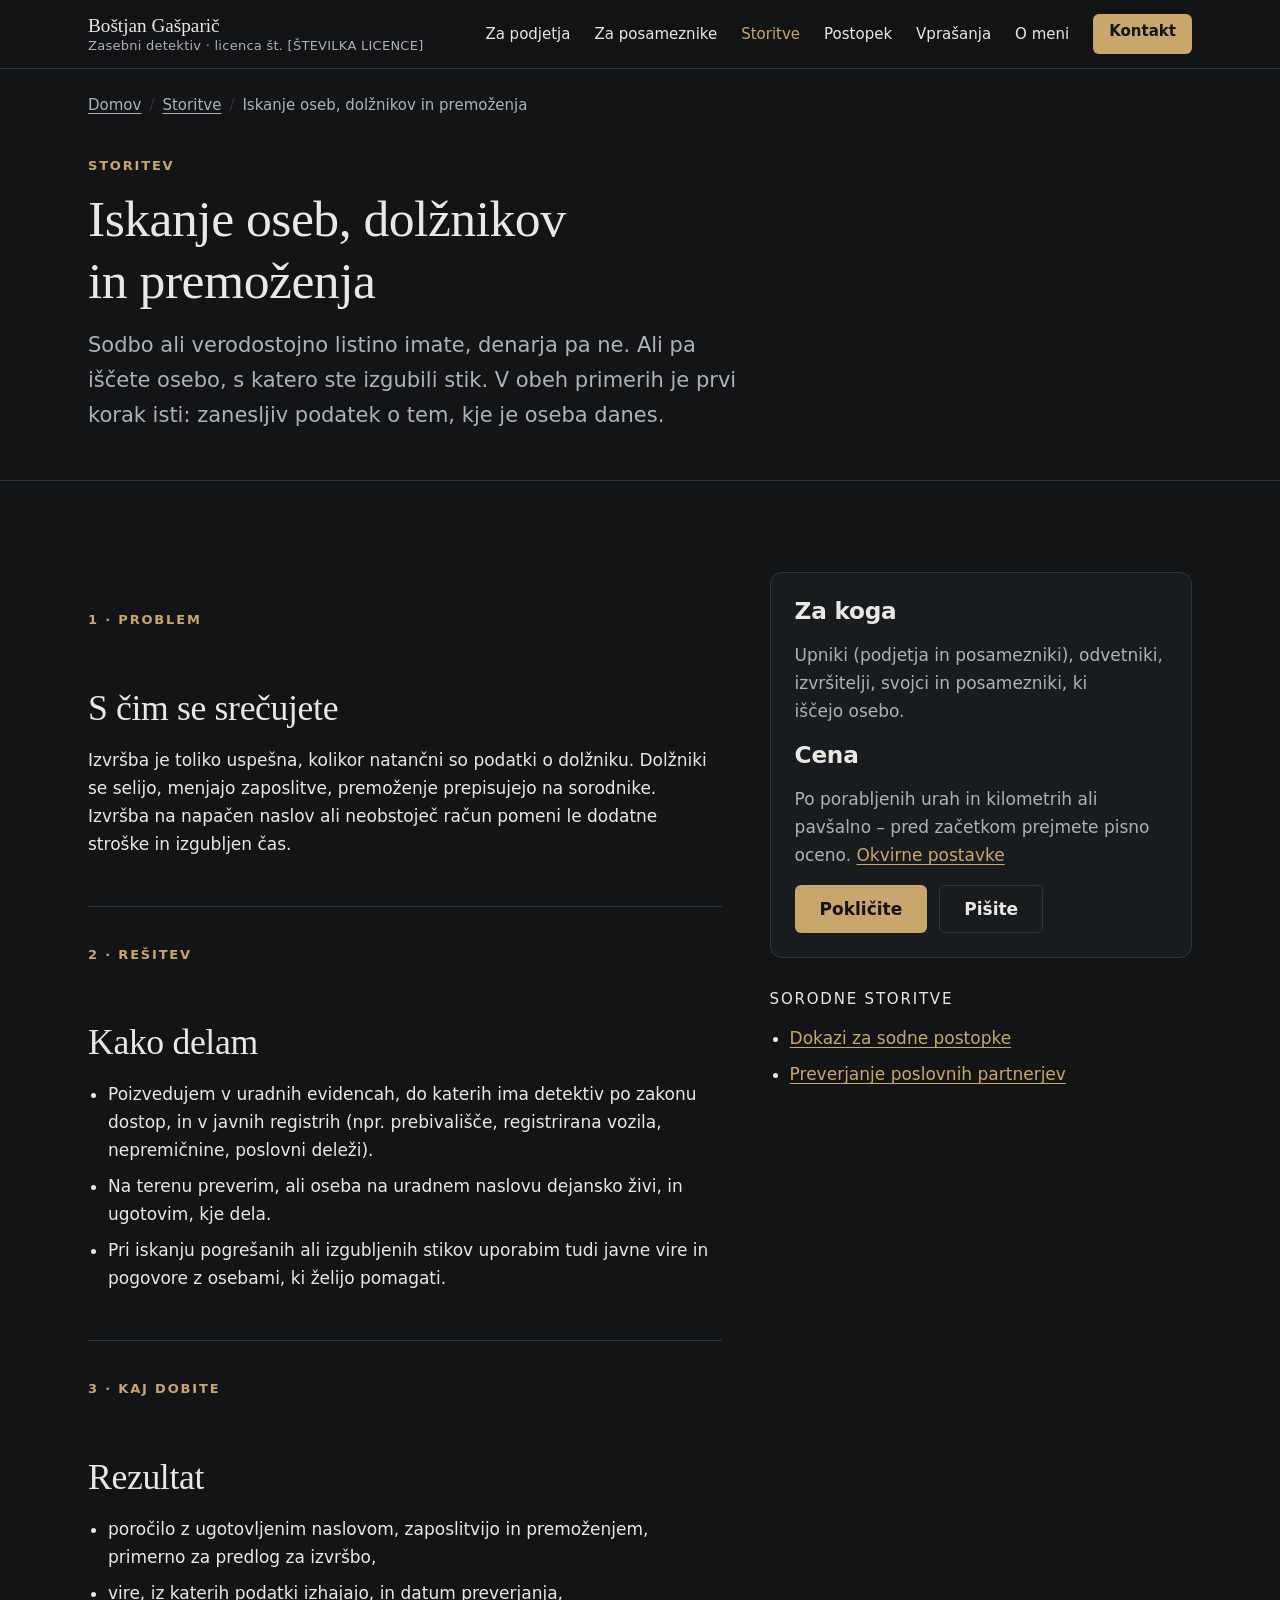
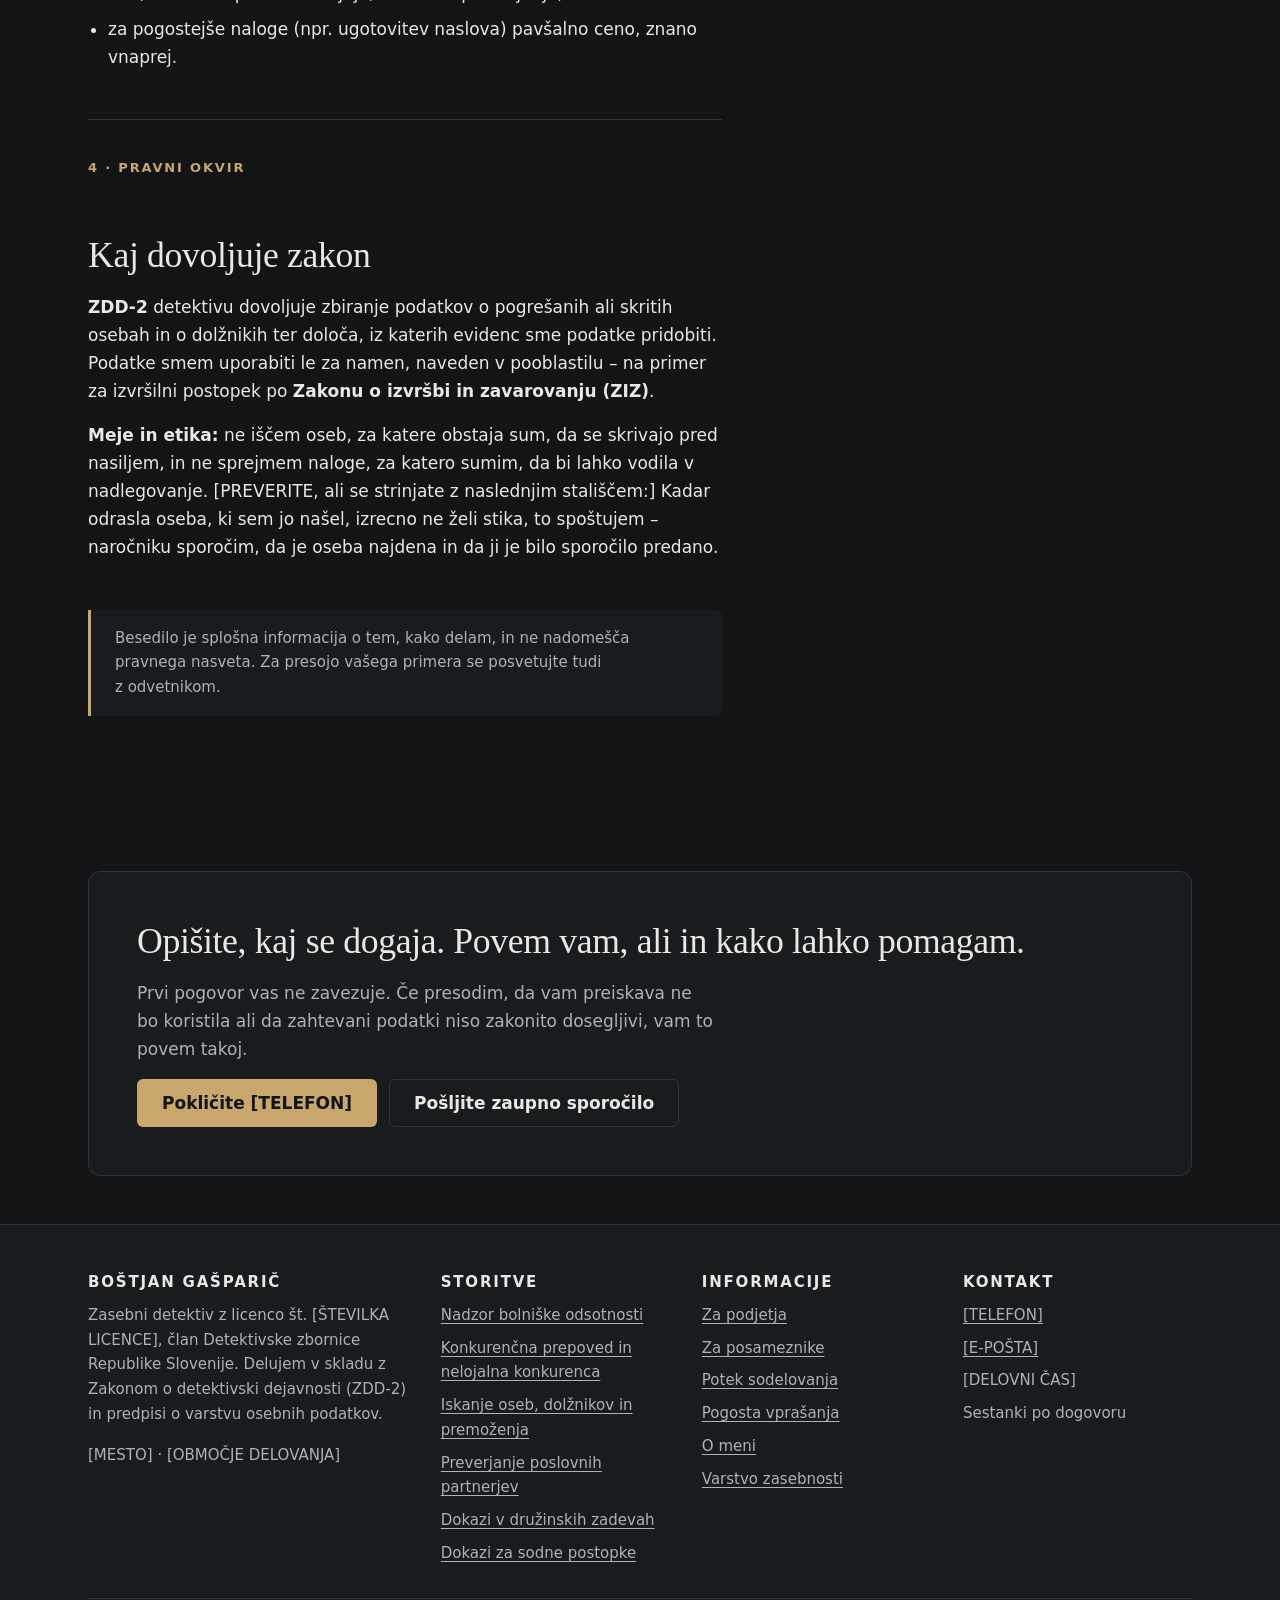
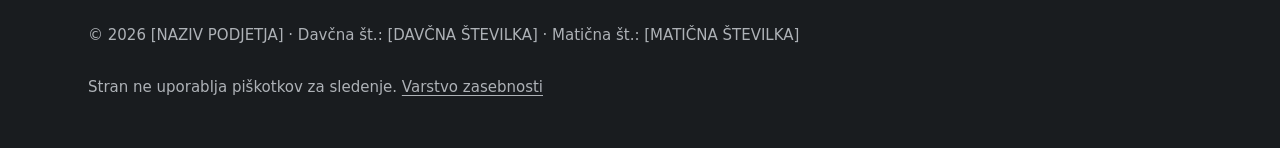
<file: storitve/iskanje-oseb-in-premozenja.html>
<!DOCTYPE html>
<html lang="sl">
<head>
<meta charset="utf-8">
<meta name="viewport" content="width=device-width, initial-scale=1">
<title>Iskanje dolžnikov, naslova in premoženja – detektiv | Gašparič</title>
<meta name="description" content="Ugotovim naslov, zaposlitev in premoženje dolžnika za uspešno izvršbo ali poiščem osebo, s katero ste izgubili stik. Zakonite poizvedbe in poročilo.">
<meta name="robots" content="index, follow">
<link rel="canonical" href="https://[DOMENA]/storitve/iskanje-oseb-in-premozenja.html">
<meta name="theme-color" content="#121416">
<!-- Open Graph -->
<meta property="og:type" content="website">
<meta property="og:locale" content="sl_SI">
<meta property="og:site_name" content="Boštjan Gašparič – zasebni detektiv">
<meta property="og:title" content="Iskanje dolžnikov, naslova in premoženja – detektiv | Gašparič">
<meta property="og:description" content="Ugotovim naslov, zaposlitev in premoženje dolžnika za uspešno izvršbo ali poiščem osebo, s katero ste izgubili stik. Zakonite poizvedbe in poročilo.">
<meta property="og:url" content="https://[DOMENA]/storitve/iskanje-oseb-in-premozenja.html">
<meta property="og:image" content="https://[DOMENA]/img/og-slika.jpg">
<meta name="twitter:card" content="summary_large_image">
<link rel="icon" href="../img/favicon.svg" type="image/svg+xml">
<link rel="stylesheet" href="../css/style.css">
<script>document.documentElement.classList.add('js');</script>
<script src="../js/main.js" defer></script>
<script type="application/ld+json">
{
  "@context": "https://schema.org",
  "@type": "Service",
  "name": "Iskanje oseb, dolžnikov in premoženja",
  "description": "Ugotovim naslov, zaposlitev in premoženje dolžnika za uspešno izvršbo ali poiščem osebo, s katero ste izgubili stik. Zakonite poizvedbe in poročilo.",
  "serviceType": "Iskanje oseb, dolžnikov in premoženja",
  "provider": {
    "@id": "https://[DOMENA]/#organizacija"
  },
  "areaServed": "[OBMOČJE DELOVANJA]",
  "url": "https://[DOMENA]/storitve/iskanje-oseb-in-premozenja.html"
}
</script>
<script type="application/ld+json">
{
  "@context": "https://schema.org",
  "@type": "BreadcrumbList",
  "itemListElement": [
    {
      "@type": "ListItem",
      "position": 1,
      "name": "Domov",
      "item": "https://[DOMENA]/"
    },
    {
      "@type": "ListItem",
      "position": 2,
      "name": "Storitve",
      "item": "https://[DOMENA]/index.html#storitve"
    },
    {
      "@type": "ListItem",
      "position": 3,
      "name": "Iskanje oseb, dolžnikov in premoženja",
      "item": "https://[DOMENA]/storitve/iskanje-oseb-in-premozenja.html"
    }
  ]
}
</script>
</head>
<body>
<a class="skip-link" href="#vsebina">Skoči na vsebino</a>

<!-- ===== SKUPNA GLAVA (enaka na vseh straneh) ===== -->
<header class="site-header">
  <div class="container site-header__inner">
    <a class="brand" href="../index.html">
      <span class="brand__name">Boštjan Gašparič</span>
      <span class="brand__meta">Zasebni detektiv · licenca št. [ŠTEVILKA LICENCE]</span>
    </a>
    <button class="nav-toggle" type="button" aria-expanded="false" aria-controls="site-nav">
      <span class="nav-toggle__icon" aria-hidden="true"></span>
      <span class="nav-toggle__label">Meni</span>
    </button>
    <nav id="site-nav" class="site-nav" aria-label="Glavni meni">
      <ul>
        <li><a href="../za-podjetja.html">Za podjetja</a></li>
        <li><a href="../za-posameznike.html">Za posameznike</a></li>
        <li><a href="../index.html#storitve" aria-current="page">Storitve</a></li>
        <li><a href="../postopek.html">Postopek</a></li>
        <li><a href="../vprasanja.html">Vprašanja</a></li>
        <li><a href="../o-meni.html">O meni</a></li>
        <li class="nav-cta"><a class="btn btn--primary" href="../kontakt.html">Kontakt</a></li>
      </ul>
    </nav>
  </div>
</header>
<!-- ===== /SKUPNA GLAVA ===== -->

<main id="vsebina">

<nav class="breadcrumb container" aria-label="Drobtine"><ol><li><a href="../index.html">Domov</a></li><li><a href="../index.html#storitve">Storitve</a></li><li aria-current="page">Iskanje oseb, dolžnikov in premoženja</li></ol></nav>

<header class="page-head">
  <div class="container">
    <span class="eyebrow">Storitev</span>
    <h1>Iskanje oseb, dolžnikov in premoženja</h1>
    <p class="lead">Sodbo ali verodostojno listino imate, denarja pa ne. Ali pa iščete osebo, s katero ste izgubili stik. V obeh primerih je prvi korak isti: zanesljiv podatek o tem, kje je oseba danes.</p>
  </div>
</header>

<section class="section">
  <div class="container split split--wide-left">
    <div class="prose">
      <div class="service-block">
        <span class="eyebrow">1 · Problem</span>
        <h2>S čim se srečujete</h2>
        <p>Izvršba je toliko uspešna, kolikor natančni so podatki o dolžniku. Dolžniki se selijo, menjajo zaposlitve, premoženje prepisujejo na sorodnike. Izvršba na napačen naslov ali neobstoječ račun pomeni le dodatne stroške in izgubljen čas.</p>
      </div>
      <div class="service-block">
        <span class="eyebrow">2 · Rešitev</span>
        <h2>Kako delam</h2>
        <ul>
      <li>Poizvedujem v uradnih evidencah, do katerih ima detektiv po zakonu dostop, in v javnih registrih (npr. prebivališče, registrirana vozila, nepremičnine, poslovni deleži).</li>
      <li>Na terenu preverim, ali oseba na uradnem naslovu dejansko živi, in ugotovim, kje dela.</li>
      <li>Pri iskanju pogrešanih ali izgubljenih stikov uporabim tudi javne vire in pogovore z osebami, ki želijo pomagati.</li>
    </ul>
      </div>
      <div class="service-block">
        <span class="eyebrow">3 · Kaj dobite</span>
        <h2>Rezultat</h2>
        <ul>
      <li>poročilo z ugotovljenim naslovom, zaposlitvijo in premoženjem, primerno za predlog za izvršbo,</li>
      <li>vire, iz katerih podatki izhajajo, in datum preverjanja,</li>
      <li>za pogostejše naloge (npr. ugotovitev naslova) pavšalno ceno, znano vnaprej.</li>
    </ul>
      </div>
      <!-- REŠUJE VRZEL #3 – pravni okvir in meje pri vsaki storitvi -->
      <div class="service-block">
        <span class="eyebrow">4 · Pravni okvir</span>
        <h2>Kaj dovoljuje zakon</h2>
        <p><strong>ZDD-2</strong> detektivu dovoljuje zbiranje podatkov o pogrešanih ali skritih osebah in o dolžnikih ter določa, iz katerih evidenc sme podatke pridobiti. Podatke smem uporabiti le za namen, naveden v pooblastilu – na primer za izvršilni postopek po <strong>Zakonu o izvršbi in zavarovanju (ZIZ)</strong>.</p>
    <p><strong>Meje in etika:</strong> ne iščem oseb, za katere obstaja sum, da se skrivajo pred nasiljem, in ne sprejmem naloge, za katero sumim, da bi lahko vodila v nadlegovanje. [PREVERITE, ali se strinjate z naslednjim stališčem:] Kadar odrasla oseba, ki sem jo našel, izrecno ne želi stika, to spoštujem – naročniku sporočim, da je oseba najdena in da ji je bilo sporočilo predano.</p>
      </div>
      <p class="note small">Besedilo je splošna informacija o tem, kako delam, in ne nadomešča pravnega nasveta. Za presojo vašega primera se posvetujte tudi z odvetnikom.</p>
    </div>

    <aside>
      <div class="card">
        <h2 class="card-title">Za koga</h2>
        <p>Upniki (podjetja in posamezniki), odvetniki, izvršitelji, svojci in posamezniki, ki iščejo osebo.</p>
        <!-- REŠUJE VRZEL #2 – jasno, kako se storitev obračuna -->
        <h2 class="card-title">Cena</h2>
        <p>Po porabljenih urah in kilometrih ali pavšalno – pred začetkom prejmete pisno oceno. <a href="../index.html#cene">Okvirne postavke</a></p>
        <div class="btn-row">
          <a class="btn btn--primary" href="tel:[TELEFON-MEDNARODNO]">Pokličite</a>
          <a class="btn btn--ghost" href="../kontakt.html">Pišite</a>
        </div>
      </div>
      <nav class="related" aria-label="Sorodne storitve">
        <h2 class="label-title">Sorodne storitve</h2>
        <ul>
        <li><a href="../storitve/dokazi-za-sodne-postopke.html">Dokazi za sodne postopke</a></li>
        <li><a href="../storitve/preverjanje-poslovnih-partnerjev.html">Preverjanje poslovnih partnerjev</a></li>
        </ul>
      </nav>
    </aside>
  </div>
</section>

<!-- Ponovljen poziv k dejanju: diskreten kontakt (REŠUJE VRZEL #5) -->
<section class="section section--tight cta-band" aria-labelledby="cta-naslov">
  <div class="container">
    <div class="cta-band__inner">
      <h2 id="cta-naslov">Opišite, kaj se dogaja. Povem vam, ali in kako lahko pomagam.</h2>
      <p>Prvi pogovor vas ne zavezuje. Če presodim, da vam preiskava ne bo koristila ali da zahtevani podatki niso zakonito dosegljivi, vam to povem takoj.</p>
      <div class="btn-row">
        <a class="btn btn--primary" href="tel:[TELEFON-MEDNARODNO]">Pokličite [TELEFON]</a>
        <a class="btn btn--ghost" href="../kontakt.html">Pošljite zaupno sporočilo</a>
      </div>
    </div>
  </div>
</section>
</main>

<!-- ===== SKUPNA NOGA (enaka na vseh straneh) ===== -->
<footer class="site-footer">
  <div class="container">
    <div class="footer-grid">
      <div>
        <h2>Boštjan Gašparič</h2>
        <p>Zasebni detektiv z licenco št. [ŠTEVILKA LICENCE], član Detektivske zbornice Republike Slovenije. Delujem v skladu z Zakonom o detektivski dejavnosti (ZDD-2) in predpisi o varstvu osebnih podatkov.</p>
        <p>[MESTO] · [OBMOČJE DELOVANJA]</p>
      </div>
      <nav aria-label="Storitve">
        <h2>Storitve</h2>
        <ul>
          <li><a href="../storitve/bolniska-odsotnost.html">Nadzor bolniške odsotnosti</a></li>
          <li><a href="../storitve/nelojalna-konkurenca.html">Konkurenčna prepoved in nelojalna konkurenca</a></li>
          <li><a href="../storitve/iskanje-oseb-in-premozenja.html">Iskanje oseb, dolžnikov in premoženja</a></li>
          <li><a href="../storitve/preverjanje-poslovnih-partnerjev.html">Preverjanje poslovnih partnerjev</a></li>
          <li><a href="../storitve/druzinske-zadeve.html">Dokazi v družinskih zadevah</a></li>
          <li><a href="../storitve/dokazi-za-sodne-postopke.html">Dokazi za sodne postopke</a></li>
        </ul>
      </nav>
      <nav aria-label="Informacije">
        <h2>Informacije</h2>
        <ul>
          <li><a href="../za-podjetja.html">Za podjetja</a></li>
          <li><a href="../za-posameznike.html">Za posameznike</a></li>
          <li><a href="../postopek.html">Potek sodelovanja</a></li>
          <li><a href="../vprasanja.html">Pogosta vprašanja</a></li>
          <li><a href="../o-meni.html">O meni</a></li>
          <li><a href="../zasebnost.html">Varstvo zasebnosti</a></li>
        </ul>
      </nav>
      <div>
        <h2>Kontakt</h2>
        <ul>
          <li><a href="tel:[TELEFON-MEDNARODNO]">[TELEFON]</a></li>
          <li><a href="mailto:[E-POŠTA]">[E-POŠTA]</a></li>
          <li>[DELOVNI ČAS]</li>
          <li>Sestanki po dogovoru</li>
        </ul>
      </div>
    </div>
    <div class="footer-bottom">
      <p>© <span data-year>2026</span> [NAZIV PODJETJA] · Davčna št.: [DAVČNA ŠTEVILKA] · Matična št.: [MATIČNA ŠTEVILKA]</p>
      <p>Stran ne uporablja piškotkov za sledenje. <a href="../zasebnost.html">Varstvo zasebnosti</a></p>
    </div>
  </div>
</footer>

<!-- Gumb za klic – vedno viden na telefonu (na računalniku skrit) -->
<div class="call-bar" role="region" aria-label="Hitri kontakt">
  <a class="call-bar__call" href="tel:[TELEFON-MEDNARODNO]"><svg viewBox="0 0 24 24" aria-hidden="true" fill="none" stroke="currentColor" stroke-width="2"><path d="M22 16.9v3a2 2 0 0 1-2.2 2 19.8 19.8 0 0 1-8.6-3.1 19.5 19.5 0 0 1-6-6A19.8 19.8 0 0 1 2.1 4.2 2 2 0 0 1 4.1 2h3a2 2 0 0 1 2 1.7c.1.9.4 1.8.7 2.7a2 2 0 0 1-.5 2.1L8 9.8a16 16 0 0 0 6 6l1.3-1.3a2 2 0 0 1 2.1-.4c.9.3 1.8.6 2.7.7a2 2 0 0 1 1.7 2z"/></svg><span>Pokliči</span></a>
  <a class="call-bar__write" href="../kontakt.html"><svg viewBox="0 0 24 24" aria-hidden="true" fill="none" stroke="currentColor" stroke-width="2"><rect x="2" y="4" width="20" height="16" rx="2"/><path d="m22 6-10 7L2 6"/></svg><span>Pišite</span></a>
</div>
<!-- ===== /SKUPNA NOGA ===== -->
</body>
</html>
</file>
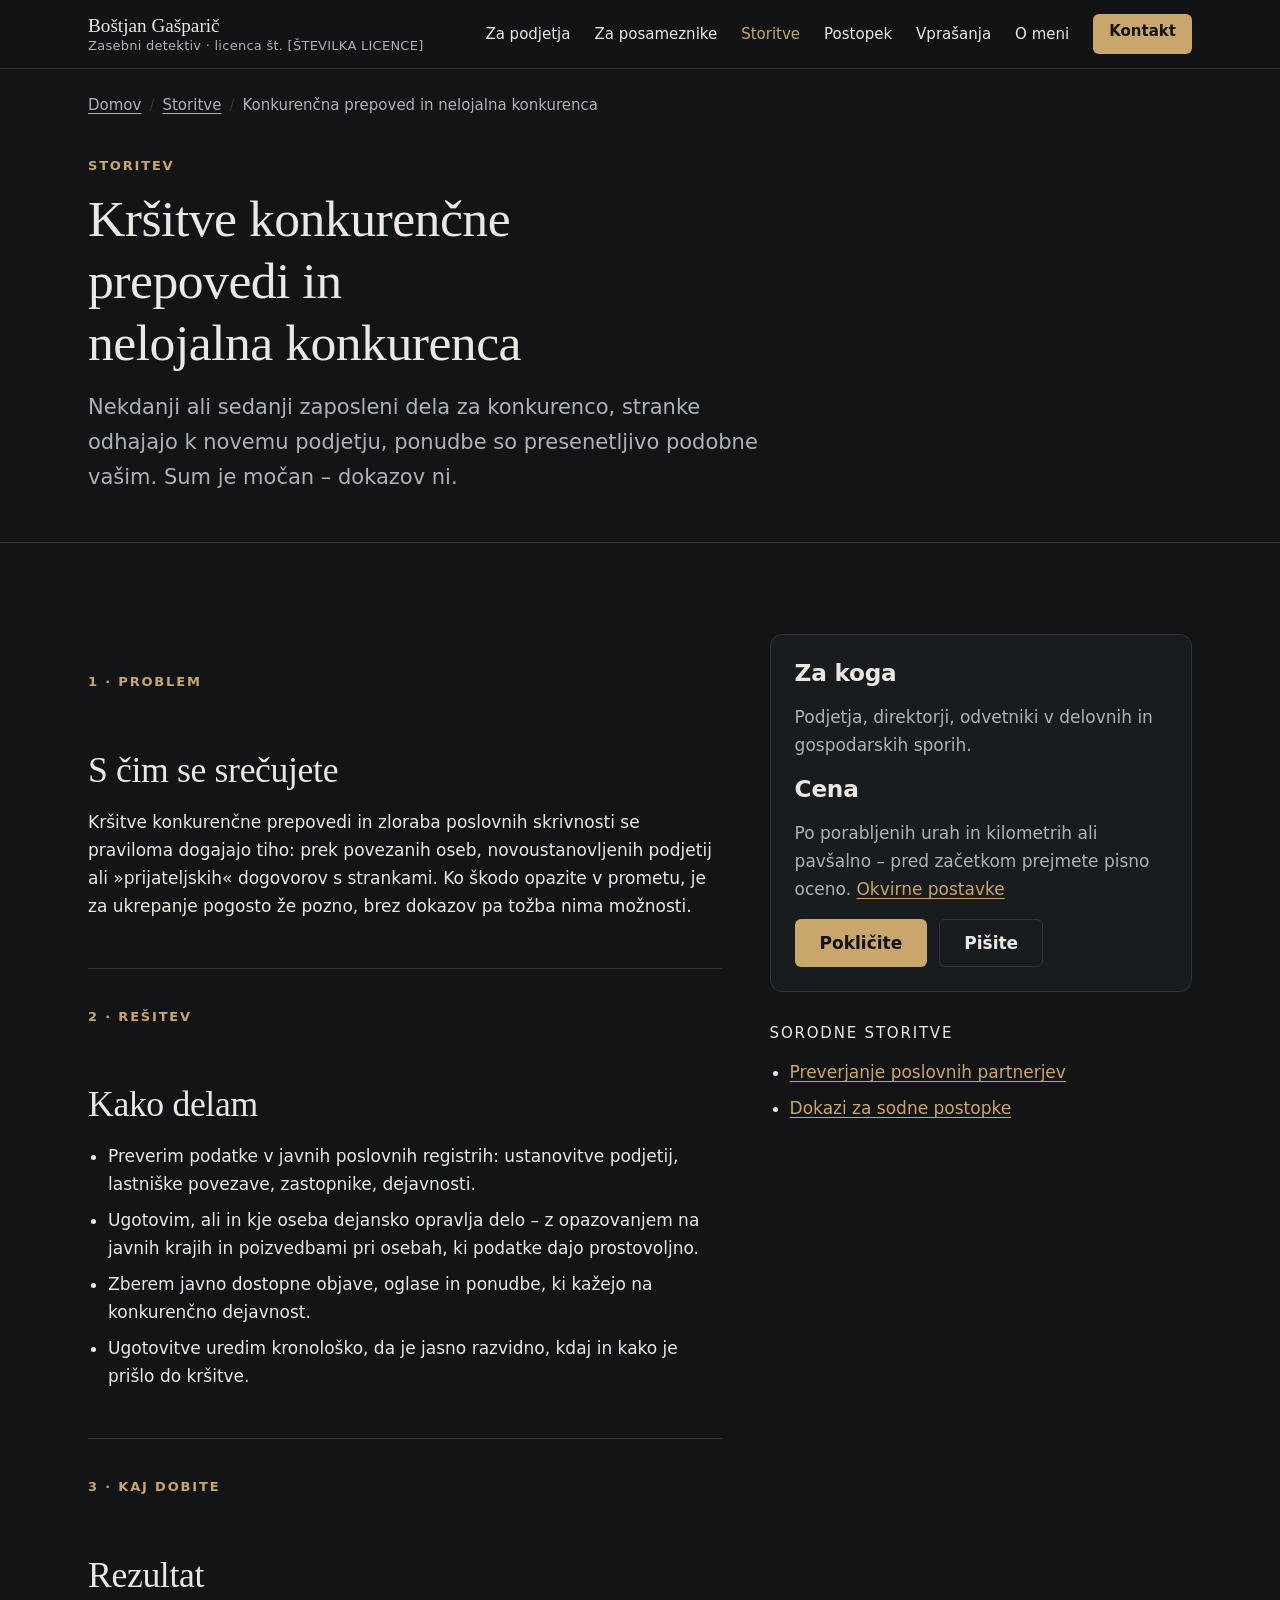
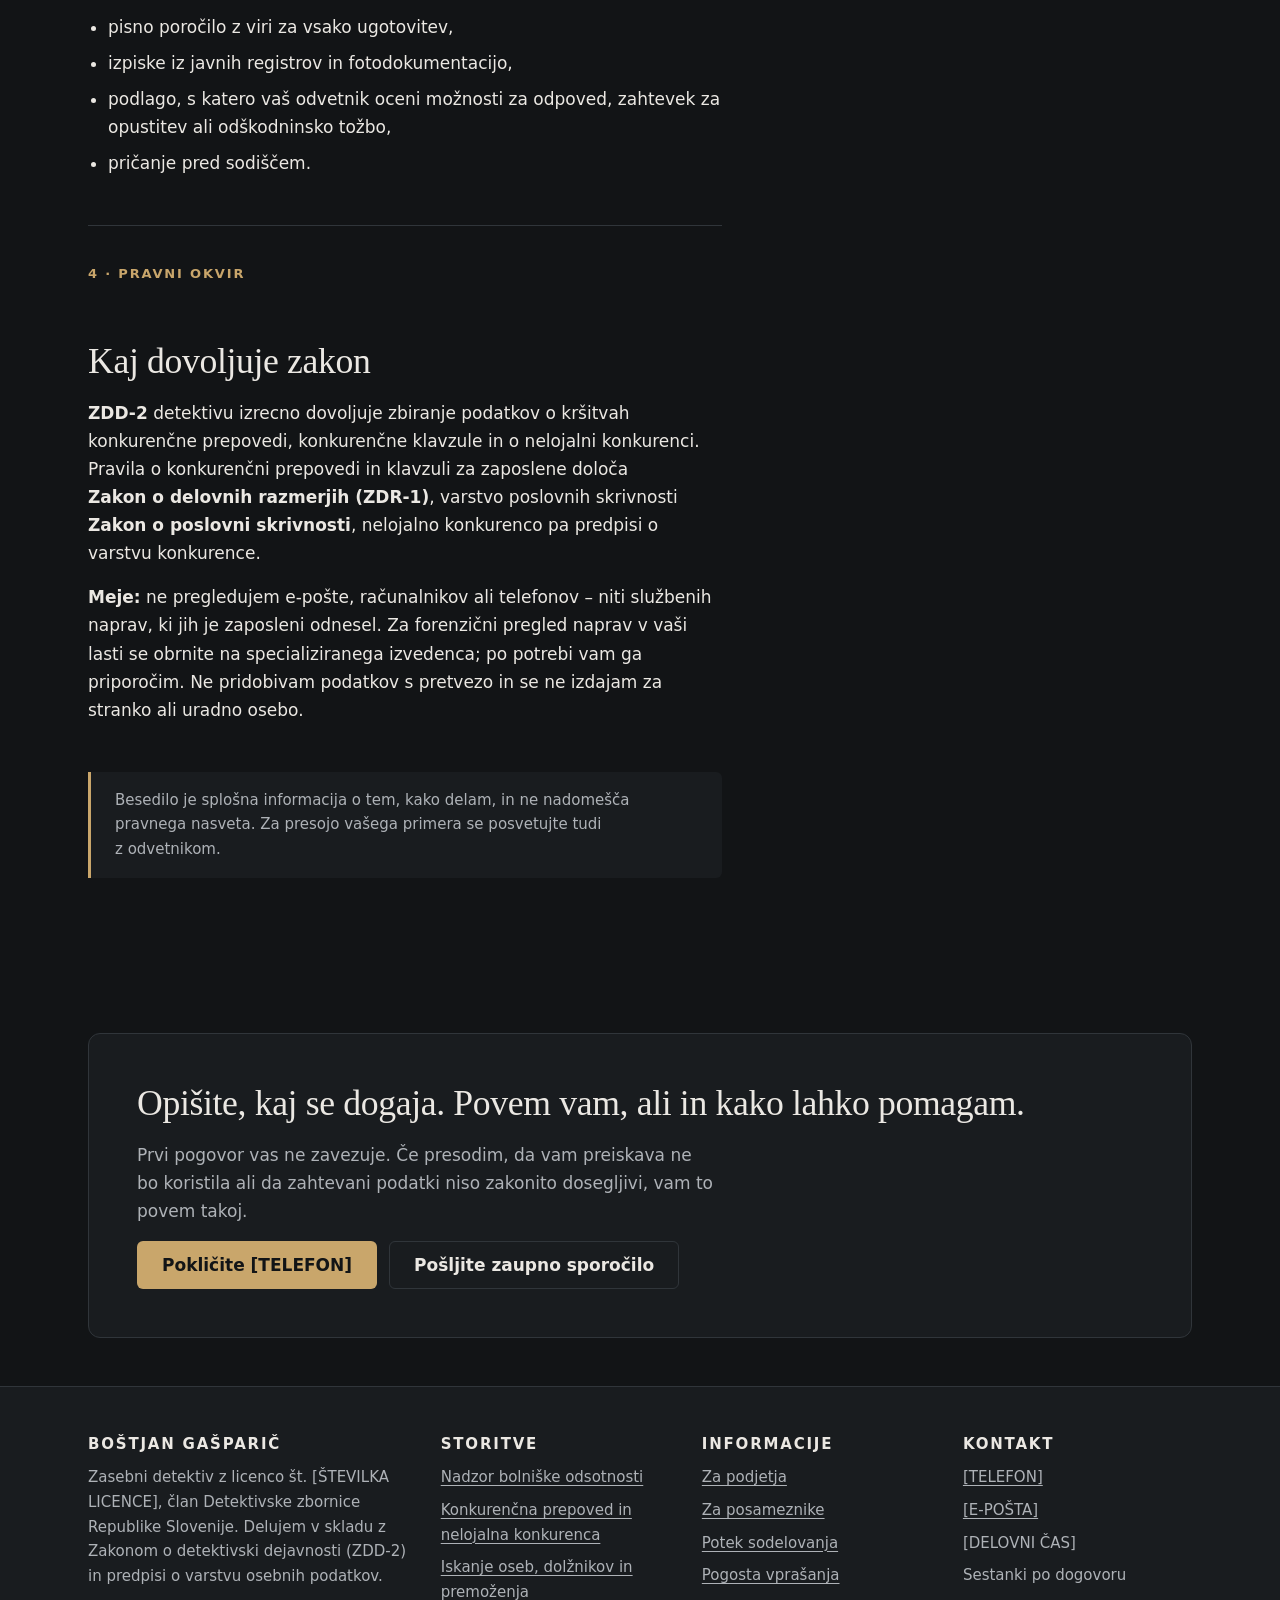
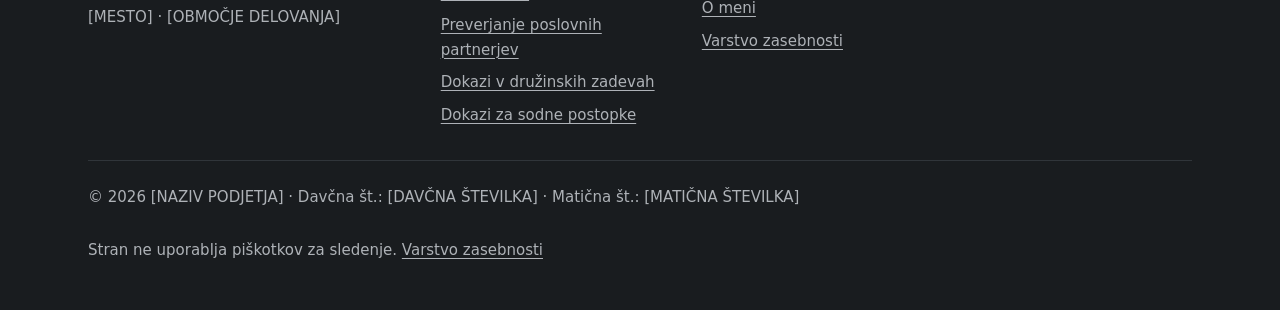
<file: storitve/nelojalna-konkurenca.html>
<!DOCTYPE html>
<html lang="sl">
<head>
<meta charset="utf-8">
<meta name="viewport" content="width=device-width, initial-scale=1">
<title>Konkurenčna klavzula in nelojalna konkurenca – detektiv | Gašparič</title>
<meta name="description" content="Dokazi o kršitvah konkurenčne prepovedi in klavzule, odtekanju strank in zlorabi poslovnih skrivnosti. Poročilo za delovni ali gospodarski spor.">
<meta name="robots" content="index, follow">
<link rel="canonical" href="https://[DOMENA]/storitve/nelojalna-konkurenca.html">
<meta name="theme-color" content="#121416">
<!-- Open Graph -->
<meta property="og:type" content="website">
<meta property="og:locale" content="sl_SI">
<meta property="og:site_name" content="Boštjan Gašparič – zasebni detektiv">
<meta property="og:title" content="Konkurenčna klavzula in nelojalna konkurenca – detektiv | Gašparič">
<meta property="og:description" content="Dokazi o kršitvah konkurenčne prepovedi in klavzule, odtekanju strank in zlorabi poslovnih skrivnosti. Poročilo za delovni ali gospodarski spor.">
<meta property="og:url" content="https://[DOMENA]/storitve/nelojalna-konkurenca.html">
<meta property="og:image" content="https://[DOMENA]/img/og-slika.jpg">
<meta name="twitter:card" content="summary_large_image">
<link rel="icon" href="../img/favicon.svg" type="image/svg+xml">
<link rel="stylesheet" href="../css/style.css">
<script>document.documentElement.classList.add('js');</script>
<script src="../js/main.js" defer></script>
<script type="application/ld+json">
{
  "@context": "https://schema.org",
  "@type": "Service",
  "name": "Konkurenčna prepoved in nelojalna konkurenca",
  "description": "Dokazi o kršitvah konkurenčne prepovedi in klavzule, odtekanju strank in zlorabi poslovnih skrivnosti. Poročilo za delovni ali gospodarski spor.",
  "serviceType": "Konkurenčna prepoved in nelojalna konkurenca",
  "provider": {
    "@id": "https://[DOMENA]/#organizacija"
  },
  "areaServed": "[OBMOČJE DELOVANJA]",
  "url": "https://[DOMENA]/storitve/nelojalna-konkurenca.html"
}
</script>
<script type="application/ld+json">
{
  "@context": "https://schema.org",
  "@type": "BreadcrumbList",
  "itemListElement": [
    {
      "@type": "ListItem",
      "position": 1,
      "name": "Domov",
      "item": "https://[DOMENA]/"
    },
    {
      "@type": "ListItem",
      "position": 2,
      "name": "Storitve",
      "item": "https://[DOMENA]/index.html#storitve"
    },
    {
      "@type": "ListItem",
      "position": 3,
      "name": "Konkurenčna prepoved in nelojalna konkurenca",
      "item": "https://[DOMENA]/storitve/nelojalna-konkurenca.html"
    }
  ]
}
</script>
</head>
<body>
<a class="skip-link" href="#vsebina">Skoči na vsebino</a>

<!-- ===== SKUPNA GLAVA (enaka na vseh straneh) ===== -->
<header class="site-header">
  <div class="container site-header__inner">
    <a class="brand" href="../index.html">
      <span class="brand__name">Boštjan Gašparič</span>
      <span class="brand__meta">Zasebni detektiv · licenca št. [ŠTEVILKA LICENCE]</span>
    </a>
    <button class="nav-toggle" type="button" aria-expanded="false" aria-controls="site-nav">
      <span class="nav-toggle__icon" aria-hidden="true"></span>
      <span class="nav-toggle__label">Meni</span>
    </button>
    <nav id="site-nav" class="site-nav" aria-label="Glavni meni">
      <ul>
        <li><a href="../za-podjetja.html">Za podjetja</a></li>
        <li><a href="../za-posameznike.html">Za posameznike</a></li>
        <li><a href="../index.html#storitve" aria-current="page">Storitve</a></li>
        <li><a href="../postopek.html">Postopek</a></li>
        <li><a href="../vprasanja.html">Vprašanja</a></li>
        <li><a href="../o-meni.html">O meni</a></li>
        <li class="nav-cta"><a class="btn btn--primary" href="../kontakt.html">Kontakt</a></li>
      </ul>
    </nav>
  </div>
</header>
<!-- ===== /SKUPNA GLAVA ===== -->

<main id="vsebina">

<nav class="breadcrumb container" aria-label="Drobtine"><ol><li><a href="../index.html">Domov</a></li><li><a href="../index.html#storitve">Storitve</a></li><li aria-current="page">Konkurenčna prepoved in nelojalna konkurenca</li></ol></nav>

<header class="page-head">
  <div class="container">
    <span class="eyebrow">Storitev</span>
    <h1>Kršitve konkurenčne prepovedi in nelojalna konkurenca</h1>
    <p class="lead">Nekdanji ali sedanji zaposleni dela za konkurenco, stranke odhajajo k novemu podjetju, ponudbe so presenetljivo podobne vašim. Sum je močan – dokazov ni.</p>
  </div>
</header>

<section class="section">
  <div class="container split split--wide-left">
    <div class="prose">
      <div class="service-block">
        <span class="eyebrow">1 · Problem</span>
        <h2>S čim se srečujete</h2>
        <p>Kršitve konkurenčne prepovedi in zloraba poslovnih skrivnosti se praviloma dogajajo tiho: prek povezanih oseb, novoustanovljenih podjetij ali »prijateljskih« dogovorov s strankami. Ko škodo opazite v prometu, je za ukrepanje pogosto že pozno, brez dokazov pa tožba nima možnosti.</p>
      </div>
      <div class="service-block">
        <span class="eyebrow">2 · Rešitev</span>
        <h2>Kako delam</h2>
        <ul>
      <li>Preverim podatke v javnih poslovnih registrih: ustanovitve podjetij, lastniške povezave, zastopnike, dejavnosti.</li>
      <li>Ugotovim, ali in kje oseba dejansko opravlja delo – z opazovanjem na javnih krajih in poizvedbami pri osebah, ki podatke dajo prostovoljno.</li>
      <li>Zberem javno dostopne objave, oglase in ponudbe, ki kažejo na konkurenčno dejavnost.</li>
      <li>Ugotovitve uredim kronološko, da je jasno razvidno, kdaj in kako je prišlo do kršitve.</li>
    </ul>
      </div>
      <div class="service-block">
        <span class="eyebrow">3 · Kaj dobite</span>
        <h2>Rezultat</h2>
        <ul>
      <li>pisno poročilo z viri za vsako ugotovitev,</li>
      <li>izpiske iz javnih registrov in fotodokumentacijo,</li>
      <li>podlago, s katero vaš odvetnik oceni možnosti za odpoved, zahtevek za opustitev ali odškodninsko tožbo,</li>
      <li>pričanje pred sodiščem.</li>
    </ul>
      </div>
      <!-- REŠUJE VRZEL #3 – pravni okvir in meje pri vsaki storitvi -->
      <div class="service-block">
        <span class="eyebrow">4 · Pravni okvir</span>
        <h2>Kaj dovoljuje zakon</h2>
        <p><strong>ZDD-2</strong> detektivu izrecno dovoljuje zbiranje podatkov o kršitvah konkurenčne prepovedi, konkurenčne klavzule in o nelojalni konkurenci. Pravila o konkurenčni prepovedi in klavzuli za zaposlene določa <strong>Zakon o delovnih razmerjih (ZDR-1)</strong>, varstvo poslovnih skrivnosti <strong>Zakon o poslovni skrivnosti</strong>, nelojalno konkurenco pa predpisi o varstvu konkurence.</p>
    <p><strong>Meje:</strong> ne pregledujem e-pošte, računalnikov ali telefonov – niti službenih naprav, ki jih je zaposleni odnesel. Za forenzični pregled naprav v vaši lasti se obrnite na specializiranega izvedenca; po potrebi vam ga priporočim. Ne pridobivam podatkov s pretvezo in se ne izdajam za stranko ali uradno osebo.</p>
      </div>
      <p class="note small">Besedilo je splošna informacija o tem, kako delam, in ne nadomešča pravnega nasveta. Za presojo vašega primera se posvetujte tudi z odvetnikom.</p>
    </div>

    <aside>
      <div class="card">
        <h2 class="card-title">Za koga</h2>
        <p>Podjetja, direktorji, odvetniki v delovnih in gospodarskih sporih.</p>
        <!-- REŠUJE VRZEL #2 – jasno, kako se storitev obračuna -->
        <h2 class="card-title">Cena</h2>
        <p>Po porabljenih urah in kilometrih ali pavšalno – pred začetkom prejmete pisno oceno. <a href="../index.html#cene">Okvirne postavke</a></p>
        <div class="btn-row">
          <a class="btn btn--primary" href="tel:[TELEFON-MEDNARODNO]">Pokličite</a>
          <a class="btn btn--ghost" href="../kontakt.html">Pišite</a>
        </div>
      </div>
      <nav class="related" aria-label="Sorodne storitve">
        <h2 class="label-title">Sorodne storitve</h2>
        <ul>
        <li><a href="../storitve/preverjanje-poslovnih-partnerjev.html">Preverjanje poslovnih partnerjev</a></li>
        <li><a href="../storitve/dokazi-za-sodne-postopke.html">Dokazi za sodne postopke</a></li>
        </ul>
      </nav>
    </aside>
  </div>
</section>

<!-- Ponovljen poziv k dejanju: diskreten kontakt (REŠUJE VRZEL #5) -->
<section class="section section--tight cta-band" aria-labelledby="cta-naslov">
  <div class="container">
    <div class="cta-band__inner">
      <h2 id="cta-naslov">Opišite, kaj se dogaja. Povem vam, ali in kako lahko pomagam.</h2>
      <p>Prvi pogovor vas ne zavezuje. Če presodim, da vam preiskava ne bo koristila ali da zahtevani podatki niso zakonito dosegljivi, vam to povem takoj.</p>
      <div class="btn-row">
        <a class="btn btn--primary" href="tel:[TELEFON-MEDNARODNO]">Pokličite [TELEFON]</a>
        <a class="btn btn--ghost" href="../kontakt.html">Pošljite zaupno sporočilo</a>
      </div>
    </div>
  </div>
</section>
</main>

<!-- ===== SKUPNA NOGA (enaka na vseh straneh) ===== -->
<footer class="site-footer">
  <div class="container">
    <div class="footer-grid">
      <div>
        <h2>Boštjan Gašparič</h2>
        <p>Zasebni detektiv z licenco št. [ŠTEVILKA LICENCE], član Detektivske zbornice Republike Slovenije. Delujem v skladu z Zakonom o detektivski dejavnosti (ZDD-2) in predpisi o varstvu osebnih podatkov.</p>
        <p>[MESTO] · [OBMOČJE DELOVANJA]</p>
      </div>
      <nav aria-label="Storitve">
        <h2>Storitve</h2>
        <ul>
          <li><a href="../storitve/bolniska-odsotnost.html">Nadzor bolniške odsotnosti</a></li>
          <li><a href="../storitve/nelojalna-konkurenca.html">Konkurenčna prepoved in nelojalna konkurenca</a></li>
          <li><a href="../storitve/iskanje-oseb-in-premozenja.html">Iskanje oseb, dolžnikov in premoženja</a></li>
          <li><a href="../storitve/preverjanje-poslovnih-partnerjev.html">Preverjanje poslovnih partnerjev</a></li>
          <li><a href="../storitve/druzinske-zadeve.html">Dokazi v družinskih zadevah</a></li>
          <li><a href="../storitve/dokazi-za-sodne-postopke.html">Dokazi za sodne postopke</a></li>
        </ul>
      </nav>
      <nav aria-label="Informacije">
        <h2>Informacije</h2>
        <ul>
          <li><a href="../za-podjetja.html">Za podjetja</a></li>
          <li><a href="../za-posameznike.html">Za posameznike</a></li>
          <li><a href="../postopek.html">Potek sodelovanja</a></li>
          <li><a href="../vprasanja.html">Pogosta vprašanja</a></li>
          <li><a href="../o-meni.html">O meni</a></li>
          <li><a href="../zasebnost.html">Varstvo zasebnosti</a></li>
        </ul>
      </nav>
      <div>
        <h2>Kontakt</h2>
        <ul>
          <li><a href="tel:[TELEFON-MEDNARODNO]">[TELEFON]</a></li>
          <li><a href="mailto:[E-POŠTA]">[E-POŠTA]</a></li>
          <li>[DELOVNI ČAS]</li>
          <li>Sestanki po dogovoru</li>
        </ul>
      </div>
    </div>
    <div class="footer-bottom">
      <p>© <span data-year>2026</span> [NAZIV PODJETJA] · Davčna št.: [DAVČNA ŠTEVILKA] · Matična št.: [MATIČNA ŠTEVILKA]</p>
      <p>Stran ne uporablja piškotkov za sledenje. <a href="../zasebnost.html">Varstvo zasebnosti</a></p>
    </div>
  </div>
</footer>

<!-- Gumb za klic – vedno viden na telefonu (na računalniku skrit) -->
<div class="call-bar" role="region" aria-label="Hitri kontakt">
  <a class="call-bar__call" href="tel:[TELEFON-MEDNARODNO]"><svg viewBox="0 0 24 24" aria-hidden="true" fill="none" stroke="currentColor" stroke-width="2"><path d="M22 16.9v3a2 2 0 0 1-2.2 2 19.8 19.8 0 0 1-8.6-3.1 19.5 19.5 0 0 1-6-6A19.8 19.8 0 0 1 2.1 4.2 2 2 0 0 1 4.1 2h3a2 2 0 0 1 2 1.7c.1.9.4 1.8.7 2.7a2 2 0 0 1-.5 2.1L8 9.8a16 16 0 0 0 6 6l1.3-1.3a2 2 0 0 1 2.1-.4c.9.3 1.8.6 2.7.7a2 2 0 0 1 1.7 2z"/></svg><span>Pokliči</span></a>
  <a class="call-bar__write" href="../kontakt.html"><svg viewBox="0 0 24 24" aria-hidden="true" fill="none" stroke="currentColor" stroke-width="2"><rect x="2" y="4" width="20" height="16" rx="2"/><path d="m22 6-10 7L2 6"/></svg><span>Pišite</span></a>
</div>
<!-- ===== /SKUPNA NOGA ===== -->
</body>
</html>
</file>
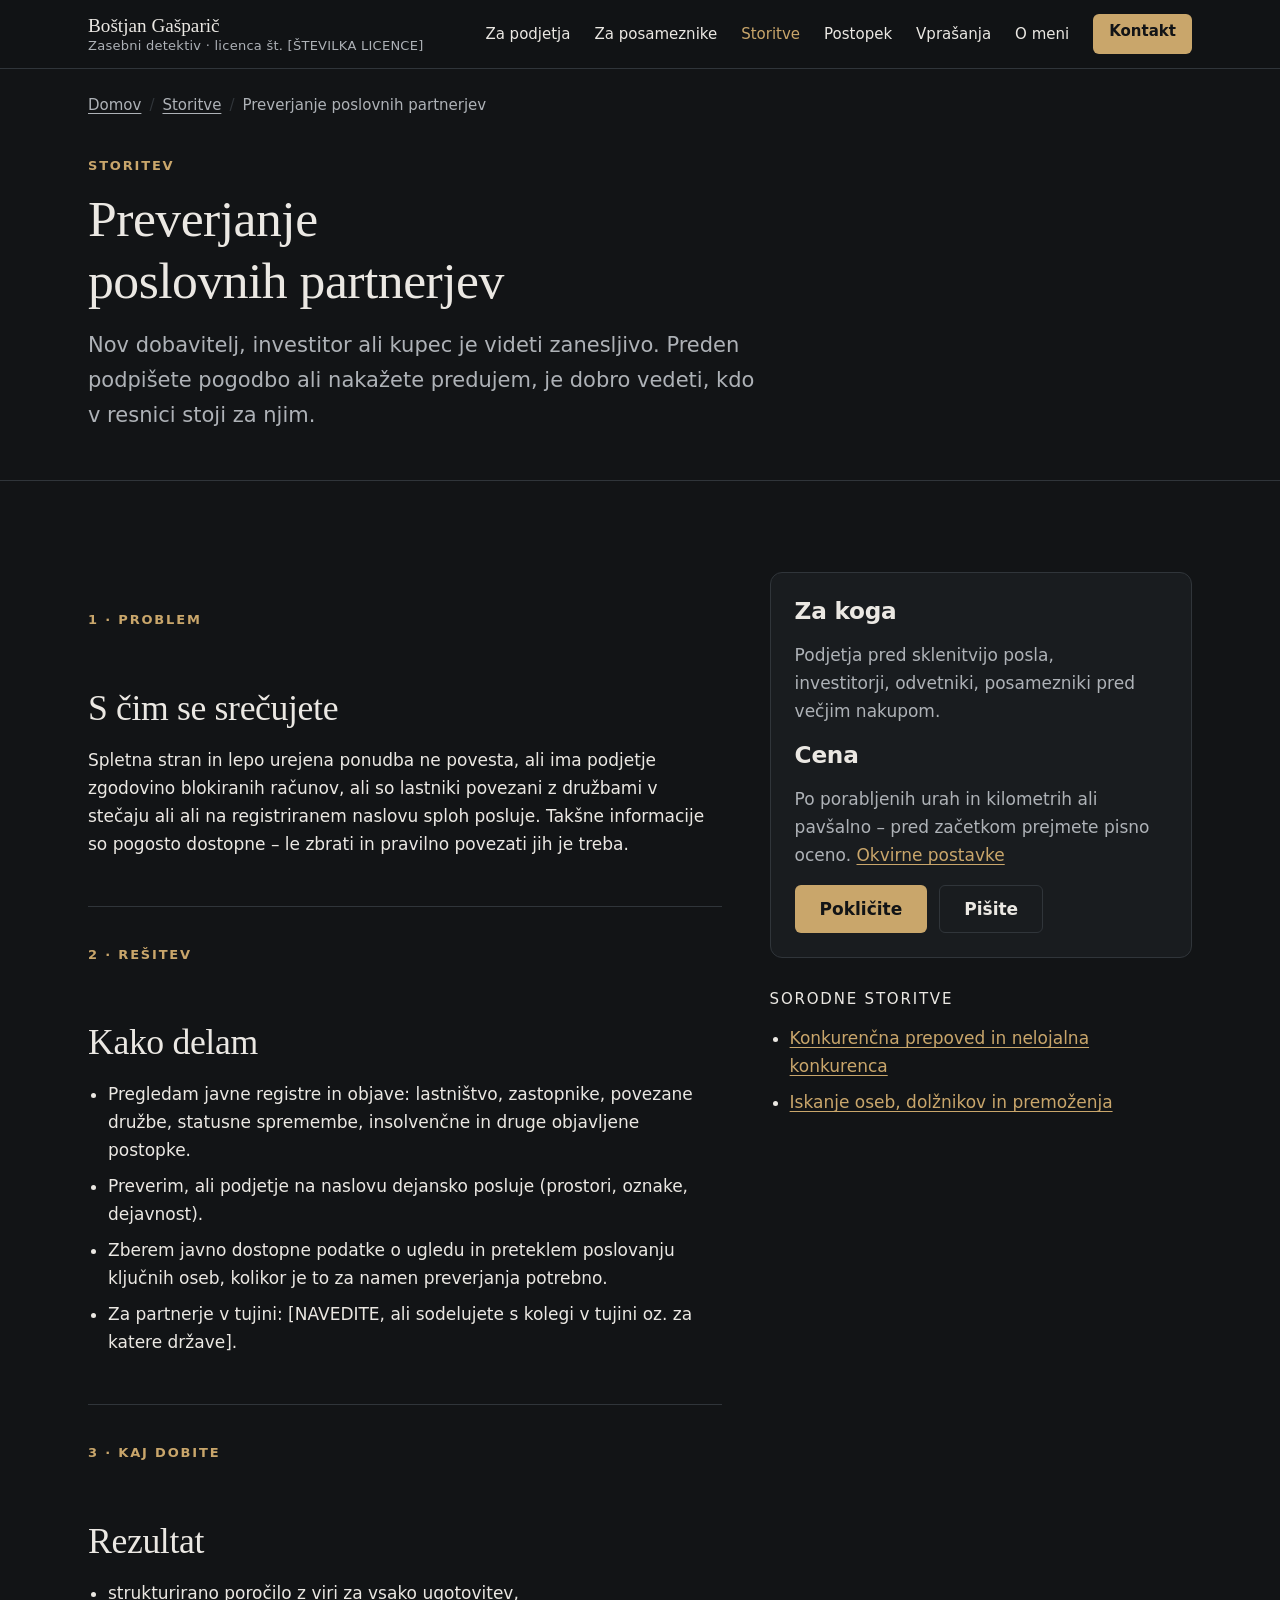
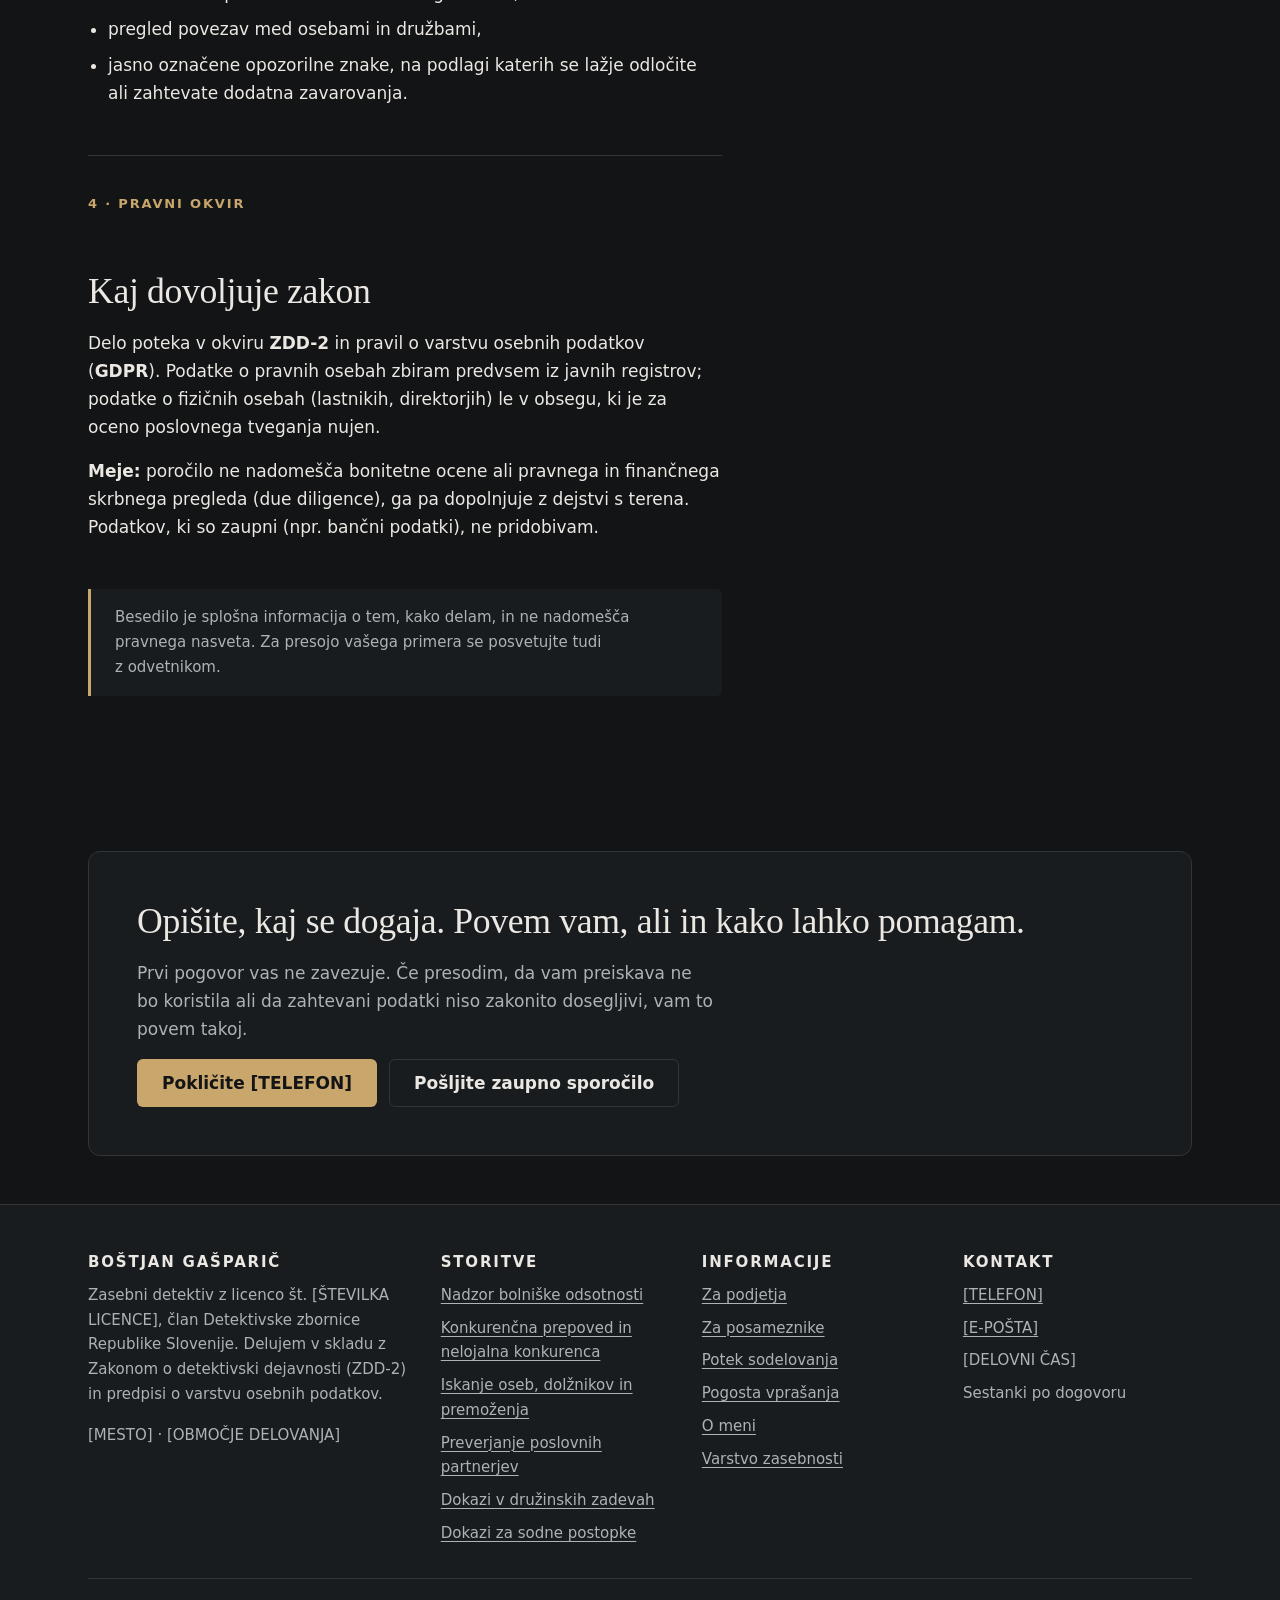
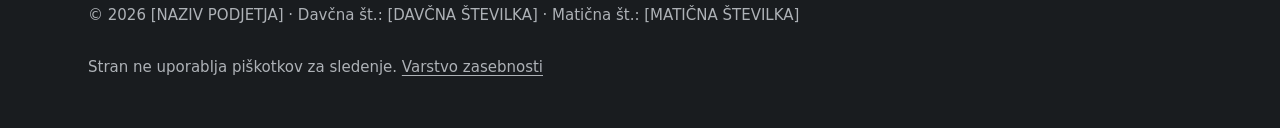
<file: storitve/preverjanje-poslovnih-partnerjev.html>
<!DOCTYPE html>
<html lang="sl">
<head>
<meta charset="utf-8">
<meta name="viewport" content="width=device-width, initial-scale=1">
<title>Preverjanje poslovnih partnerjev in podjetij – detektiv | Gašparič</title>
<meta name="description" content="Pred pogodbo ali predujmom preverim, kdo stoji za podjetjem: lastniki, povezave, postopki, dejanska prisotnost na naslovu. Poročilo z oceno tveganj.">
<meta name="robots" content="index, follow">
<link rel="canonical" href="https://[DOMENA]/storitve/preverjanje-poslovnih-partnerjev.html">
<meta name="theme-color" content="#121416">
<!-- Open Graph -->
<meta property="og:type" content="website">
<meta property="og:locale" content="sl_SI">
<meta property="og:site_name" content="Boštjan Gašparič – zasebni detektiv">
<meta property="og:title" content="Preverjanje poslovnih partnerjev in podjetij – detektiv | Gašparič">
<meta property="og:description" content="Pred pogodbo ali predujmom preverim, kdo stoji za podjetjem: lastniki, povezave, postopki, dejanska prisotnost na naslovu. Poročilo z oceno tveganj.">
<meta property="og:url" content="https://[DOMENA]/storitve/preverjanje-poslovnih-partnerjev.html">
<meta property="og:image" content="https://[DOMENA]/img/og-slika.jpg">
<meta name="twitter:card" content="summary_large_image">
<link rel="icon" href="../img/favicon.svg" type="image/svg+xml">
<link rel="stylesheet" href="../css/style.css">
<script>document.documentElement.classList.add('js');</script>
<script src="../js/main.js" defer></script>
<script type="application/ld+json">
{
  "@context": "https://schema.org",
  "@type": "Service",
  "name": "Preverjanje poslovnih partnerjev",
  "description": "Pred pogodbo ali predujmom preverim, kdo stoji za podjetjem: lastniki, povezave, postopki, dejanska prisotnost na naslovu. Poročilo z oceno tveganj.",
  "serviceType": "Preverjanje poslovnih partnerjev",
  "provider": {
    "@id": "https://[DOMENA]/#organizacija"
  },
  "areaServed": "[OBMOČJE DELOVANJA]",
  "url": "https://[DOMENA]/storitve/preverjanje-poslovnih-partnerjev.html"
}
</script>
<script type="application/ld+json">
{
  "@context": "https://schema.org",
  "@type": "BreadcrumbList",
  "itemListElement": [
    {
      "@type": "ListItem",
      "position": 1,
      "name": "Domov",
      "item": "https://[DOMENA]/"
    },
    {
      "@type": "ListItem",
      "position": 2,
      "name": "Storitve",
      "item": "https://[DOMENA]/index.html#storitve"
    },
    {
      "@type": "ListItem",
      "position": 3,
      "name": "Preverjanje poslovnih partnerjev",
      "item": "https://[DOMENA]/storitve/preverjanje-poslovnih-partnerjev.html"
    }
  ]
}
</script>
</head>
<body>
<a class="skip-link" href="#vsebina">Skoči na vsebino</a>

<!-- ===== SKUPNA GLAVA (enaka na vseh straneh) ===== -->
<header class="site-header">
  <div class="container site-header__inner">
    <a class="brand" href="../index.html">
      <span class="brand__name">Boštjan Gašparič</span>
      <span class="brand__meta">Zasebni detektiv · licenca št. [ŠTEVILKA LICENCE]</span>
    </a>
    <button class="nav-toggle" type="button" aria-expanded="false" aria-controls="site-nav">
      <span class="nav-toggle__icon" aria-hidden="true"></span>
      <span class="nav-toggle__label">Meni</span>
    </button>
    <nav id="site-nav" class="site-nav" aria-label="Glavni meni">
      <ul>
        <li><a href="../za-podjetja.html">Za podjetja</a></li>
        <li><a href="../za-posameznike.html">Za posameznike</a></li>
        <li><a href="../index.html#storitve" aria-current="page">Storitve</a></li>
        <li><a href="../postopek.html">Postopek</a></li>
        <li><a href="../vprasanja.html">Vprašanja</a></li>
        <li><a href="../o-meni.html">O meni</a></li>
        <li class="nav-cta"><a class="btn btn--primary" href="../kontakt.html">Kontakt</a></li>
      </ul>
    </nav>
  </div>
</header>
<!-- ===== /SKUPNA GLAVA ===== -->

<main id="vsebina">

<nav class="breadcrumb container" aria-label="Drobtine"><ol><li><a href="../index.html">Domov</a></li><li><a href="../index.html#storitve">Storitve</a></li><li aria-current="page">Preverjanje poslovnih partnerjev</li></ol></nav>

<header class="page-head">
  <div class="container">
    <span class="eyebrow">Storitev</span>
    <h1>Preverjanje poslovnih partnerjev</h1>
    <p class="lead">Nov dobavitelj, investitor ali kupec je videti zanesljivo. Preden podpišete pogodbo ali nakažete predujem, je dobro vedeti, kdo v resnici stoji za njim.</p>
  </div>
</header>

<section class="section">
  <div class="container split split--wide-left">
    <div class="prose">
      <div class="service-block">
        <span class="eyebrow">1 · Problem</span>
        <h2>S čim se srečujete</h2>
        <p>Spletna stran in lepo urejena ponudba ne povesta, ali ima podjetje zgodovino blokiranih računov, ali so lastniki povezani z družbami v stečaju ali ali na registriranem naslovu sploh posluje. Takšne informacije so pogosto dostopne – le zbrati in pravilno povezati jih je treba.</p>
      </div>
      <div class="service-block">
        <span class="eyebrow">2 · Rešitev</span>
        <h2>Kako delam</h2>
        <ul>
      <li>Pregledam javne registre in objave: lastništvo, zastopnike, povezane družbe, statusne spremembe, insolvenčne in druge objavljene postopke.</li>
      <li>Preverim, ali podjetje na naslovu dejansko posluje (prostori, oznake, dejavnost).</li>
      <li>Zberem javno dostopne podatke o ugledu in preteklem poslovanju ključnih oseb, kolikor je to za namen preverjanja potrebno.</li>
      <li>Za partnerje v tujini: [NAVEDITE, ali sodelujete s kolegi v tujini oz. za katere države].</li>
    </ul>
      </div>
      <div class="service-block">
        <span class="eyebrow">3 · Kaj dobite</span>
        <h2>Rezultat</h2>
        <ul>
      <li>strukturirano poročilo z viri za vsako ugotovitev,</li>
      <li>pregled povezav med osebami in družbami,</li>
      <li>jasno označene opozorilne znake, na podlagi katerih se lažje odločite ali zahtevate dodatna zavarovanja.</li>
    </ul>
      </div>
      <!-- REŠUJE VRZEL #3 – pravni okvir in meje pri vsaki storitvi -->
      <div class="service-block">
        <span class="eyebrow">4 · Pravni okvir</span>
        <h2>Kaj dovoljuje zakon</h2>
        <p>Delo poteka v okviru <strong>ZDD-2</strong> in pravil o varstvu osebnih podatkov (<strong>GDPR</strong>). Podatke o pravnih osebah zbiram predvsem iz javnih registrov; podatke o fizičnih osebah (lastnikih, direktorjih) le v obsegu, ki je za oceno poslovnega tveganja nujen.</p>
    <p><strong>Meje:</strong> poročilo ne nadomešča bonitetne ocene ali pravnega in finančnega skrbnega pregleda (due diligence), ga pa dopolnjuje z dejstvi s terena. Podatkov, ki so zaupni (npr. bančni podatki), ne pridobivam.</p>
      </div>
      <p class="note small">Besedilo je splošna informacija o tem, kako delam, in ne nadomešča pravnega nasveta. Za presojo vašega primera se posvetujte tudi z odvetnikom.</p>
    </div>

    <aside>
      <div class="card">
        <h2 class="card-title">Za koga</h2>
        <p>Podjetja pred sklenitvijo posla, investitorji, odvetniki, posamezniki pred večjim nakupom.</p>
        <!-- REŠUJE VRZEL #2 – jasno, kako se storitev obračuna -->
        <h2 class="card-title">Cena</h2>
        <p>Po porabljenih urah in kilometrih ali pavšalno – pred začetkom prejmete pisno oceno. <a href="../index.html#cene">Okvirne postavke</a></p>
        <div class="btn-row">
          <a class="btn btn--primary" href="tel:[TELEFON-MEDNARODNO]">Pokličite</a>
          <a class="btn btn--ghost" href="../kontakt.html">Pišite</a>
        </div>
      </div>
      <nav class="related" aria-label="Sorodne storitve">
        <h2 class="label-title">Sorodne storitve</h2>
        <ul>
        <li><a href="../storitve/nelojalna-konkurenca.html">Konkurenčna prepoved in nelojalna konkurenca</a></li>
        <li><a href="../storitve/iskanje-oseb-in-premozenja.html">Iskanje oseb, dolžnikov in premoženja</a></li>
        </ul>
      </nav>
    </aside>
  </div>
</section>

<!-- Ponovljen poziv k dejanju: diskreten kontakt (REŠUJE VRZEL #5) -->
<section class="section section--tight cta-band" aria-labelledby="cta-naslov">
  <div class="container">
    <div class="cta-band__inner">
      <h2 id="cta-naslov">Opišite, kaj se dogaja. Povem vam, ali in kako lahko pomagam.</h2>
      <p>Prvi pogovor vas ne zavezuje. Če presodim, da vam preiskava ne bo koristila ali da zahtevani podatki niso zakonito dosegljivi, vam to povem takoj.</p>
      <div class="btn-row">
        <a class="btn btn--primary" href="tel:[TELEFON-MEDNARODNO]">Pokličite [TELEFON]</a>
        <a class="btn btn--ghost" href="../kontakt.html">Pošljite zaupno sporočilo</a>
      </div>
    </div>
  </div>
</section>
</main>

<!-- ===== SKUPNA NOGA (enaka na vseh straneh) ===== -->
<footer class="site-footer">
  <div class="container">
    <div class="footer-grid">
      <div>
        <h2>Boštjan Gašparič</h2>
        <p>Zasebni detektiv z licenco št. [ŠTEVILKA LICENCE], član Detektivske zbornice Republike Slovenije. Delujem v skladu z Zakonom o detektivski dejavnosti (ZDD-2) in predpisi o varstvu osebnih podatkov.</p>
        <p>[MESTO] · [OBMOČJE DELOVANJA]</p>
      </div>
      <nav aria-label="Storitve">
        <h2>Storitve</h2>
        <ul>
          <li><a href="../storitve/bolniska-odsotnost.html">Nadzor bolniške odsotnosti</a></li>
          <li><a href="../storitve/nelojalna-konkurenca.html">Konkurenčna prepoved in nelojalna konkurenca</a></li>
          <li><a href="../storitve/iskanje-oseb-in-premozenja.html">Iskanje oseb, dolžnikov in premoženja</a></li>
          <li><a href="../storitve/preverjanje-poslovnih-partnerjev.html">Preverjanje poslovnih partnerjev</a></li>
          <li><a href="../storitve/druzinske-zadeve.html">Dokazi v družinskih zadevah</a></li>
          <li><a href="../storitve/dokazi-za-sodne-postopke.html">Dokazi za sodne postopke</a></li>
        </ul>
      </nav>
      <nav aria-label="Informacije">
        <h2>Informacije</h2>
        <ul>
          <li><a href="../za-podjetja.html">Za podjetja</a></li>
          <li><a href="../za-posameznike.html">Za posameznike</a></li>
          <li><a href="../postopek.html">Potek sodelovanja</a></li>
          <li><a href="../vprasanja.html">Pogosta vprašanja</a></li>
          <li><a href="../o-meni.html">O meni</a></li>
          <li><a href="../zasebnost.html">Varstvo zasebnosti</a></li>
        </ul>
      </nav>
      <div>
        <h2>Kontakt</h2>
        <ul>
          <li><a href="tel:[TELEFON-MEDNARODNO]">[TELEFON]</a></li>
          <li><a href="mailto:[E-POŠTA]">[E-POŠTA]</a></li>
          <li>[DELOVNI ČAS]</li>
          <li>Sestanki po dogovoru</li>
        </ul>
      </div>
    </div>
    <div class="footer-bottom">
      <p>© <span data-year>2026</span> [NAZIV PODJETJA] · Davčna št.: [DAVČNA ŠTEVILKA] · Matična št.: [MATIČNA ŠTEVILKA]</p>
      <p>Stran ne uporablja piškotkov za sledenje. <a href="../zasebnost.html">Varstvo zasebnosti</a></p>
    </div>
  </div>
</footer>

<!-- Gumb za klic – vedno viden na telefonu (na računalniku skrit) -->
<div class="call-bar" role="region" aria-label="Hitri kontakt">
  <a class="call-bar__call" href="tel:[TELEFON-MEDNARODNO]"><svg viewBox="0 0 24 24" aria-hidden="true" fill="none" stroke="currentColor" stroke-width="2"><path d="M22 16.9v3a2 2 0 0 1-2.2 2 19.8 19.8 0 0 1-8.6-3.1 19.5 19.5 0 0 1-6-6A19.8 19.8 0 0 1 2.1 4.2 2 2 0 0 1 4.1 2h3a2 2 0 0 1 2 1.7c.1.9.4 1.8.7 2.7a2 2 0 0 1-.5 2.1L8 9.8a16 16 0 0 0 6 6l1.3-1.3a2 2 0 0 1 2.1-.4c.9.3 1.8.6 2.7.7a2 2 0 0 1 1.7 2z"/></svg><span>Pokliči</span></a>
  <a class="call-bar__write" href="../kontakt.html"><svg viewBox="0 0 24 24" aria-hidden="true" fill="none" stroke="currentColor" stroke-width="2"><rect x="2" y="4" width="20" height="16" rx="2"/><path d="m22 6-10 7L2 6"/></svg><span>Pišite</span></a>
</div>
<!-- ===== /SKUPNA NOGA ===== -->
</body>
</html>
</file>
<file: css/style.css>
/* ==========================================================================
   Boštjan Gašparič – zasebni detektiv
   Glavna slogovna datoteka (mobile-first)

   KAZALO
   1. Spremenljivke (barve, pisave, velikosti) – UREJAJTE TUKAJ
   2. Osnova in ponastavitev
   3. Dostopnost (skip link, fokus)
   4. Postavitev (container, sekcije, mreže)
   5. Glava in navigacija
   6. Gumbi
   7. Komponente (hero, kartice, koraki, cene, FAQ, obrazec …)
   8. Noga in mobilna vrstica za klic
   9. Večji zasloni
   10. Zmanjšano gibanje, tisk
   ========================================================================== */

/* 1. SPREMENLJIVKE ------------------------------------------------------- */
:root {
  /* Barve – temna nevtralna paleta z enim poudarnim tonom */
  --c-bg: #121416;            /* ozadje strani */
  --c-surface: #191c1f;       /* ozadje kartic in izmeničnih sekcij */
  --c-surface-2: #22262a;     /* poudarjene površine, polja obrazca */
  --c-border: #30353a;        /* robovi in ločilne črte */
  --c-text: #ebe8e3;          /* osnovno besedilo (kontrast ~15:1) */
  --c-text-muted: #aeb2b7;    /* sekundarno besedilo (kontrast ~8:1) */
  --c-accent: #c9a66b;        /* poudarni ton – umirjena medenina (kontrast ~8:1) */
  --c-accent-hover: #dcbd86;
  --c-on-accent: #121416;     /* besedilo na poudarnem ozadju */
  --c-focus: #f2d49b;         /* obroba fokusa za tipkovnico */
  --c-error: #f08b84;
  --c-success: #8fd19e;

  /* Pisave – sistemske, brez nalaganja (hitrost) */
  --font-sans: system-ui, -apple-system, "Segoe UI", Roboto, "Helvetica Neue", Arial, sans-serif;
  --font-serif: Georgia, "Times New Roman", serif;

  /* Velikosti pisave (tekoče, med telefonom in namiznim zaslonom) */
  --fs-xs: 0.8125rem;
  --fs-sm: 0.9375rem;
  --fs-base: 1.0625rem;
  --fs-lg: clamp(1.125rem, 1.05rem + 0.35vw, 1.3125rem);
  --fs-h3: clamp(1.2rem, 1.1rem + 0.45vw, 1.45rem);
  --fs-h2: clamp(1.6rem, 1.35rem + 1.1vw, 2.25rem);
  --fs-h1: clamp(2rem, 1.55rem + 2.1vw, 3.35rem);

  --lh-tight: 1.2;
  --lh-base: 1.65;

  /* Razmiki */
  --space-1: 0.25rem;
  --space-2: 0.5rem;
  --space-3: 0.75rem;
  --space-4: 1rem;
  --space-5: 1.5rem;
  --space-6: 2rem;
  --space-7: 3rem;
  --space-8: clamp(3.5rem, 2.5rem + 4vw, 6.5rem); /* višina sekcij */

  /* Ostalo */
  --max-width: 72rem;
  --max-width-prose: 42rem;
  --radius: 6px;
  --radius-lg: 12px;
  --header-h: 4.25rem;
  --callbar-h: 3.75rem;
  --transition: 160ms ease;
}

/* 2. OSNOVA ------------------------------------------------------------- */
*,
*::before,
*::after { box-sizing: border-box; }

html {
  -webkit-text-size-adjust: 100%;
  scroll-behavior: smooth;
  scroll-padding-top: calc(var(--header-h) + 1rem);
}

body {
  margin: 0;
  background: var(--c-bg);
  color: var(--c-text);
  font-family: var(--font-sans);
  font-size: var(--fs-base);
  line-height: var(--lh-base);
  /* prostor za mobilno vrstico za klic */
  padding-bottom: var(--callbar-h);
  text-rendering: optimizeLegibility;
}

h1, h2, h3, h4 {
  line-height: var(--lh-tight);
  font-weight: 600;
  letter-spacing: -0.01em;
  margin: 0 0 var(--space-4);
  text-wrap: balance;
}
h1 { font-size: var(--fs-h1); font-family: var(--font-serif); font-weight: 400; }
h2 { font-size: var(--fs-h2); font-family: var(--font-serif); font-weight: 400; }
h3 { font-size: var(--fs-h3); }

p, ul, ol, dl { margin: 0 0 var(--space-4); }
p { text-wrap: pretty; }
ul, ol { padding-left: 1.25rem; }
li + li { margin-top: var(--space-2); }

a {
  color: var(--c-accent);
  text-decoration-thickness: 1px;
  text-underline-offset: 0.2em;
  transition: color var(--transition);
}
a:hover { color: var(--c-accent-hover); }

img { max-width: 100%; height: auto; display: block; }

strong { font-weight: 600; color: var(--c-text); }

hr { border: 0; border-top: 1px solid var(--c-border); margin: var(--space-7) 0; }

/* 3. DOSTOPNOST ---------------------------------------------------------- */
.skip-link {
  position: absolute;
  left: var(--space-4);
  top: -100px;
  z-index: 100;
  padding: var(--space-3) var(--space-4);
  background: var(--c-accent);
  color: var(--c-on-accent);
  border-radius: var(--radius);
  font-weight: 600;
}
.skip-link:focus { top: var(--space-4); }

:focus-visible {
  outline: 3px solid var(--c-focus);
  outline-offset: 3px;
  border-radius: 2px;
}

.visually-hidden {
  position: absolute !important;
  width: 1px; height: 1px;
  padding: 0; margin: -1px;
  overflow: hidden; clip: rect(0 0 0 0);
  white-space: nowrap; border: 0;
}

/* 4. POSTAVITEV ---------------------------------------------------------- */
.container {
  width: 100%;
  max-width: var(--max-width);
  margin-inline: auto;
  padding-inline: var(--space-4);
}

.section { padding-block: var(--space-8); }
.section--alt { background: var(--c-surface); border-block: 1px solid var(--c-border); }
.section--tight { padding-block: var(--space-7); }

.section__head { max-width: var(--max-width-prose); margin-bottom: var(--space-6); }
.section__head p { color: var(--c-text-muted); font-size: var(--fs-lg); }

.eyebrow {
  display: inline-block;
  margin-bottom: var(--space-3);
  color: var(--c-accent);
  font-size: var(--fs-xs);
  font-weight: 600;
  letter-spacing: 0.14em;
  text-transform: uppercase;
}

.prose { max-width: var(--max-width-prose); }
.prose h2 { margin-top: var(--space-7); }
.prose h3 { margin-top: var(--space-6); }
.prose > :first-child { margin-top: 0; }

.lead { font-size: var(--fs-lg); color: var(--c-text-muted); }
.muted { color: var(--c-text-muted); }
.small { font-size: var(--fs-sm); }

.grid { display: grid; gap: var(--space-5); }

/* 5. GLAVA IN NAVIGACIJA ------------------------------------------------- */
.site-header {
  position: sticky;
  top: 0;
  z-index: 50;
  background: rgba(18, 20, 22, 0.94);
  border-bottom: 1px solid var(--c-border);
  backdrop-filter: blur(8px);
}
.site-header__inner {
  display: flex;
  align-items: center;
  justify-content: space-between;
  min-height: var(--header-h);
  gap: var(--space-4);
}

.brand { color: var(--c-text); text-decoration: none; line-height: 1.25; }
.brand:hover { color: var(--c-text); }
.brand__name { display: block; font-family: var(--font-serif); font-size: 1.2rem; }
.brand__meta { display: block; font-size: var(--fs-xs); color: var(--c-text-muted); letter-spacing: 0.02em; }

.nav-toggle {
  display: inline-flex;
  align-items: center;
  gap: var(--space-2);
  min-height: 44px;
  padding: var(--space-2) var(--space-3);
  background: transparent;
  color: var(--c-text);
  border: 1px solid var(--c-border);
  border-radius: var(--radius);
  font: inherit;
  font-size: var(--fs-sm);
  cursor: pointer;
}
.nav-toggle__icon,
.nav-toggle__icon::before,
.nav-toggle__icon::after {
  display: block;
  width: 18px;
  height: 2px;
  background: currentColor;
  transition: transform var(--transition), opacity var(--transition);
}
.nav-toggle__icon { position: relative; }
.nav-toggle__icon::before,
.nav-toggle__icon::after { content: ""; position: absolute; left: 0; }
.nav-toggle__icon::before { top: -6px; }
.nav-toggle__icon::after { top: 6px; }
.nav-toggle[aria-expanded="true"] .nav-toggle__icon { background: transparent; }
.nav-toggle[aria-expanded="true"] .nav-toggle__icon::before { transform: translateY(6px) rotate(45deg); }
.nav-toggle[aria-expanded="true"] .nav-toggle__icon::after { transform: translateY(-6px) rotate(-45deg); }

.site-nav {
  position: absolute;
  inset: 100% 0 auto 0;
  background: var(--c-bg);
  border-bottom: 1px solid var(--c-border);
  max-height: calc(100vh - var(--header-h));
  overflow-y: auto;
}
/* Brez JavaScripta je meni vedno viden; z JS ga skrijemo, dokler ni odprt */
.js .site-nav { display: none; }
.js .site-nav.is-open { display: block; }

.site-nav ul { list-style: none; margin: 0; padding: var(--space-3) var(--space-4) var(--space-5); }
.site-nav li + li { margin-top: 0; }
.site-nav a {
  display: block;
  padding: var(--space-3) 0;
  color: var(--c-text);
  text-decoration: none;
  border-bottom: 1px solid var(--c-border);
}
.site-nav a:hover { color: var(--c-accent); }
.site-nav a[aria-current="page"] { color: var(--c-accent); }
.site-nav .nav-cta { margin-top: var(--space-4); border: 0; text-align: center; }

/* 6. GUMBI ---------------------------------------------------------------- */
.btn {
  display: inline-flex;
  align-items: center;
  justify-content: center;
  gap: var(--space-2);
  min-height: 48px;
  padding: var(--space-3) var(--space-5);
  border: 1px solid transparent;
  border-radius: var(--radius);
  font: inherit;
  font-weight: 600;
  line-height: 1.2;
  text-decoration: none;
  cursor: pointer;
  transition: background var(--transition), color var(--transition), border-color var(--transition);
}
.btn--primary { background: var(--c-accent); color: var(--c-on-accent); }
.btn--primary:hover { background: var(--c-accent-hover); color: var(--c-on-accent); }
.btn--ghost { background: transparent; color: var(--c-text); border-color: var(--c-border); }
.btn--ghost:hover { border-color: var(--c-accent); color: var(--c-accent); }
.site-nav a.btn--primary { color: var(--c-on-accent); }
.btn-row { display: flex; flex-wrap: wrap; gap: var(--space-3); }

/* 7. KOMPONENTE ---------------------------------------------------------- */

/* Hero */
.hero { padding-block: var(--space-7) var(--space-8); }
.hero__grid { display: grid; gap: var(--space-6); align-items: center; }
.hero h1 { max-width: 20ch; }
.hero .lead { max-width: 38rem; margin-bottom: var(--space-6); }

/* Znaki zaupanja */
.trust-list {
  list-style: none;
  padding: 0;
  margin: var(--space-6) 0 0;
  display: grid;
  gap: var(--space-3);
  font-size: var(--fs-sm);
  color: var(--c-text-muted);
}
.trust-list li { margin: 0; display: flex; gap: var(--space-3); align-items: baseline; }
.trust-list li::before {
  content: "";
  flex: none;
  width: 8px; height: 8px;
  border: 2px solid var(--c-accent);
  border-radius: 50%;
  transform: translateY(-1px);
}

/* Označba za fotografijo – zamenjajte z <img> (glej komentar v HTML) */
.img-placeholder {
  display: grid;
  place-items: center;
  min-height: 16rem;
  padding: var(--space-5);
  background: repeating-linear-gradient(135deg, var(--c-surface) 0 12px, var(--c-surface-2) 12px 24px);
  border: 1px dashed var(--c-border);
  border-radius: var(--radius-lg);
  color: var(--c-text-muted);
  font-size: var(--fs-sm);
  text-align: center;
}
.img-placeholder--portrait { aspect-ratio: 4 / 5; min-height: 0; }
.img-placeholder--wide { aspect-ratio: 16 / 9; min-height: 0; }

/* Kartice */
.card {
  position: relative;
  display: flex;
  flex-direction: column;
  padding: var(--space-5);
  background: var(--c-surface);
  border: 1px solid var(--c-border);
  border-radius: var(--radius-lg);
}
.section--alt .card { background: var(--c-bg); }
.card h3 { margin-bottom: var(--space-3); }
.card p { color: var(--c-text-muted); }
.card > :last-child { margin-bottom: 0; }
.card__link { margin-top: auto; font-weight: 600; }
/* Celotna kartica je klikljiva, povezava ostane ena (dostopnost) */
.card--link .card__link::after { content: ""; position: absolute; inset: 0; border-radius: var(--radius-lg); }
.card--link:hover { border-color: var(--c-accent); }
.card--audience { padding: var(--space-6); }
.card--audience ul { color: var(--c-text-muted); }

/* Sme / ne sme */
.legal-grid { display: grid; gap: var(--space-5); }
.legal-box { padding: var(--space-5); border-radius: var(--radius-lg); border: 1px solid var(--c-border); background: var(--c-surface); }
.legal-box h3 { display: flex; gap: var(--space-3); align-items: center; }
.legal-box ul { list-style: none; padding: 0; margin: 0; color: var(--c-text-muted); }
.legal-box li { padding-left: 1.75rem; position: relative; }
.legal-box li::before { position: absolute; left: 0; font-weight: 700; }
.legal-box--yes li::before { content: "✓"; color: var(--c-success); }
.legal-box--no li::before { content: "✕"; color: var(--c-error); }

/* Koraki postopka */
.steps { list-style: none; counter-reset: step; padding: 0; margin: 0; display: grid; gap: var(--space-5); }
.steps > li { counter-increment: step; position: relative; margin: 0; padding: var(--space-5) var(--space-5) var(--space-5) 4.25rem; background: var(--c-surface); border: 1px solid var(--c-border); border-radius: var(--radius-lg); }
.section--alt .steps > li { background: var(--c-bg); }
.steps > li::before {
  content: counter(step);
  position: absolute;
  left: var(--space-5);
  top: var(--space-5);
  width: 2rem; height: 2rem;
  display: grid; place-items: center;
  border: 1px solid var(--c-accent);
  border-radius: 50%;
  color: var(--c-accent);
  font-weight: 600;
  font-size: var(--fs-sm);
}
.steps h3 { margin-bottom: var(--space-2); }
.steps p { color: var(--c-text-muted); }
.steps > li > :last-child { margin-bottom: 0; }

/* Cene */
.price-table { width: 100%; border-collapse: collapse; margin-bottom: var(--space-5); font-size: var(--fs-sm); }
.price-table caption { text-align: left; color: var(--c-text-muted); padding-bottom: var(--space-3); }
.price-table th, .price-table td { text-align: left; padding: var(--space-3) var(--space-2); border-bottom: 1px solid var(--c-border); vertical-align: top; }
.price-table th[scope="col"] { color: var(--c-text-muted); font-weight: 500; }
.price-table td:last-child { white-space: nowrap; color: var(--c-text); font-weight: 600; }

/* Opombe */
.note {
  padding: var(--space-4) var(--space-5);
  border-left: 3px solid var(--c-accent);
  background: var(--c-surface);
  border-radius: 0 var(--radius) var(--radius) 0;
  color: var(--c-text-muted);
}
.note > :last-child { margin-bottom: 0; }

/* Drobtine */
.breadcrumb { font-size: var(--fs-sm); color: var(--c-text-muted); padding-top: var(--space-5); }
.breadcrumb ol { list-style: none; padding: 0; margin: 0; display: flex; flex-wrap: wrap; gap: var(--space-2); }
.breadcrumb li { margin: 0; }
.breadcrumb li + li::before { content: "/"; margin-right: var(--space-2); color: var(--c-border); }
.breadcrumb a { color: var(--c-text-muted); }

/* Glava podstrani */
.page-head { padding-block: var(--space-6) var(--space-7); border-bottom: 1px solid var(--c-border); }
.page-head h1 { max-width: 24ch; }
.page-head .lead { max-width: var(--max-width-prose); margin-bottom: 0; }

/* Storitev: sekcije problem → rešitev → kaj dobite → pravni okvir */
.service-block { padding-block: var(--space-6); border-bottom: 1px solid var(--c-border); }
.service-block:last-of-type { border-bottom: 0; }
.service-block .eyebrow { margin-bottom: var(--space-2); }

/* FAQ */
.faq { display: grid; gap: var(--space-3); max-width: 48rem; }
.faq details { background: var(--c-surface); border: 1px solid var(--c-border); border-radius: var(--radius); }
.faq summary {
  list-style: none;
  cursor: pointer;
  padding: var(--space-4) 3rem var(--space-4) var(--space-5);
  position: relative;
  font-weight: 600;
  min-height: 44px;
}
.faq summary::-webkit-details-marker { display: none; }
.faq summary::after {
  content: "+";
  position: absolute;
  right: var(--space-5);
  top: 50%;
  transform: translateY(-50%);
  color: var(--c-accent);
  font-size: 1.4rem;
  font-weight: 400;
}
.faq details[open] summary::after { content: "–"; }
.faq details[open] summary { border-bottom: 1px solid var(--c-border); }
.faq__answer { padding: var(--space-4) var(--space-5) var(--space-2); color: var(--c-text-muted); }
.faq h2 { font-size: var(--fs-h3); font-family: var(--font-sans); font-weight: 600; margin: var(--space-6) 0 var(--space-2); }

/* Obrazec */
.form { display: grid; gap: var(--space-5); max-width: 40rem; }
.field { display: grid; gap: var(--space-2); }
.field label, .field legend { font-weight: 600; }
.field .hint { font-size: var(--fs-sm); color: var(--c-text-muted); margin: 0; }
.field input[type="text"],
.field input[type="email"],
.field input[type="tel"],
.field textarea {
  width: 100%;
  min-height: 48px;
  padding: var(--space-3) var(--space-4);
  background: var(--c-surface-2);
  color: var(--c-text);
  border: 1px solid var(--c-border);
  border-radius: var(--radius);
  font: inherit;
}
.field textarea { min-height: 10rem; resize: vertical; }
.field input:focus-visible, .field textarea:focus-visible { border-color: var(--c-accent); }
.field [aria-invalid="true"] { border-color: var(--c-error); }
.field fieldset { border: 0; padding: 0; margin: 0; }
.choice-row { display: flex; flex-wrap: wrap; gap: var(--space-3); margin-top: var(--space-2); }
.choice {
  display: flex;
  align-items: center;
  gap: var(--space-3);
  min-height: 48px;
  padding: var(--space-2) var(--space-4);
  border: 1px solid var(--c-border);
  border-radius: var(--radius);
  cursor: pointer;
  font-weight: 400;
}
.choice:has(input:checked) { border-color: var(--c-accent); }
.choice input, .consent input { width: 1.25rem; height: 1.25rem; accent-color: var(--c-accent); flex: none; }
.consent { display: flex; gap: var(--space-3); align-items: flex-start; font-weight: 400 !important; font-size: var(--fs-sm); }
.consent input { margin-top: 0.2rem; }
.req { color: var(--c-accent); }
.error-msg { color: var(--c-error); font-size: var(--fs-sm); margin: 0; }
.error-msg:empty { display: none; }
/* Honeypot – skrito ljudem, vidno robotom */
.hp-field { position: absolute; left: -9999px; width: 1px; height: 1px; overflow: hidden; }

.alert { padding: var(--space-4) var(--space-5); border-radius: var(--radius); border: 1px solid; margin-bottom: var(--space-5); }
.alert[hidden] { display: none; }
.alert--success { border-color: var(--c-success); color: var(--c-success); background: rgba(143, 209, 158, 0.07); }
.alert--error { border-color: var(--c-error); color: var(--c-error); background: rgba(240, 139, 132, 0.07); }

/* Kontaktni podatki */
.contact-list { list-style: none; padding: 0; margin: 0 0 var(--space-5); display: grid; gap: var(--space-4); }
.contact-list li { margin: 0; }
.contact-list dt, .contact-list .label { display: block; font-size: var(--fs-xs); text-transform: uppercase; letter-spacing: 0.12em; color: var(--c-text-muted); }
.contact-list a { font-size: var(--fs-lg); text-decoration: none; }

/* CTA pas */
.cta-band { text-align: left; }
.cta-band__inner { padding: var(--space-6); border: 1px solid var(--c-border); border-radius: var(--radius-lg); background: var(--c-surface); }
.cta-band p { color: var(--c-text-muted); max-width: 40rem; }

/* Stran 404 */
.error-page { min-height: 60vh; display: grid; align-content: center; }
.error-page .code { font-family: var(--font-serif); font-size: clamp(4rem, 3rem + 6vw, 8rem); color: var(--c-accent); line-height: 1; margin-bottom: var(--space-4); }

/* 8. NOGA IN MOBILNA VRSTICA ZA KLIC ------------------------------------- */
.site-footer { background: var(--c-surface); border-top: 1px solid var(--c-border); padding-block: var(--space-7) var(--space-6); font-size: var(--fs-sm); color: var(--c-text-muted); }
.footer-grid { display: grid; gap: var(--space-6); }
.site-footer h2 { font-family: var(--font-sans); font-size: var(--fs-sm); font-weight: 600; text-transform: uppercase; letter-spacing: 0.12em; color: var(--c-text); margin-bottom: var(--space-3); }
.site-footer ul { list-style: none; padding: 0; margin: 0; }
.site-footer li + li { margin-top: var(--space-2); }
.site-footer a { color: var(--c-text-muted); }
.site-footer a:hover { color: var(--c-accent); }
.footer-bottom { margin-top: var(--space-6); padding-top: var(--space-5); border-top: 1px solid var(--c-border); display: flex; flex-wrap: wrap; gap: var(--space-3) var(--space-5); justify-content: space-between; }

/* Vedno viden gumb za klic na telefonu */
.call-bar {
  position: fixed;
  inset: auto 0 0 0;
  z-index: 60;
  display: grid;
  grid-template-columns: 1fr 1fr;
  height: var(--callbar-h);
  background: var(--c-bg);
  border-top: 1px solid var(--c-border);
}
.call-bar a {
  display: flex;
  align-items: center;
  justify-content: center;
  gap: var(--space-2);
  font-weight: 600;
  text-decoration: none;
}
.call-bar__call { background: var(--c-accent); color: var(--c-on-accent); }
.call-bar__call:hover { color: var(--c-on-accent); background: var(--c-accent-hover); }
.call-bar__write { color: var(--c-text); }
.call-bar svg { width: 18px; height: 18px; }

/* 9. VEČJI ZASLONI -------------------------------------------------------- */
@media (min-width: 40em) {
  .container { padding-inline: var(--space-5); }
  .grid--2 { grid-template-columns: repeat(2, 1fr); }
  .grid--3 { grid-template-columns: repeat(2, 1fr); }
  .legal-grid { grid-template-columns: 1fr 1fr; }
  .footer-grid { grid-template-columns: repeat(2, 1fr); }
  .cta-band__inner { padding: var(--space-7); }
}

@media (min-width: 64em) {
  body { padding-bottom: 0; }
  .call-bar { display: none; }

  .nav-toggle { display: none; }
  .site-nav,
  .js .site-nav {
    display: block;
    position: static;
    background: transparent;
    border: 0;
    max-height: none;
    overflow: visible;
  }
  .site-nav ul { display: flex; align-items: center; gap: var(--space-5); padding: 0; }
  .site-nav a { border: 0; padding: var(--space-2) 0; font-size: var(--fs-sm); }
  .site-nav .nav-cta { margin: 0; }
  .site-nav .nav-cta a { padding: var(--space-2) var(--space-4); min-height: 40px; }

  .hero__grid { grid-template-columns: 1.35fr 1fr; gap: var(--space-7); }
  .grid--3 { grid-template-columns: repeat(3, 1fr); }
  .footer-grid { grid-template-columns: 1.4fr 1fr 1fr 1fr; }
  .split { display: grid; grid-template-columns: 1fr 1fr; gap: var(--space-7); align-items: start; }
  .split--wide-left { grid-template-columns: 1.5fr 1fr; }
  .steps--grid { grid-template-columns: repeat(2, 1fr); }
}

/* 10. ZMANJŠANO GIBANJE IN TISK ------------------------------------------- */
@media (prefers-reduced-motion: reduce) {
  html { scroll-behavior: auto; }
  *, *::before, *::after { transition: none !important; animation: none !important; }
}

@media print {
  :root { --c-bg: #fff; --c-surface: #fff; --c-text: #000; --c-text-muted: #333; --c-accent: #000; --c-border: #999; }
  .site-header, .call-bar, .site-nav, .nav-toggle, .btn-row, .cta-band { display: none !important; }
  body { padding: 0; }
  a { text-decoration: underline; }
}

/* Dodatni razredi (podstrani storitev, obrazec) */
.card-title { font-family: var(--font-sans); font-size: var(--fs-h3); font-weight: 600; }
.label-title { font-family: var(--font-sans); font-size: var(--fs-sm); text-transform: uppercase; letter-spacing: 0.12em; }
.related { margin-top: var(--space-6); }
.form-footnote { margin-top: var(--space-3); }
</file>
